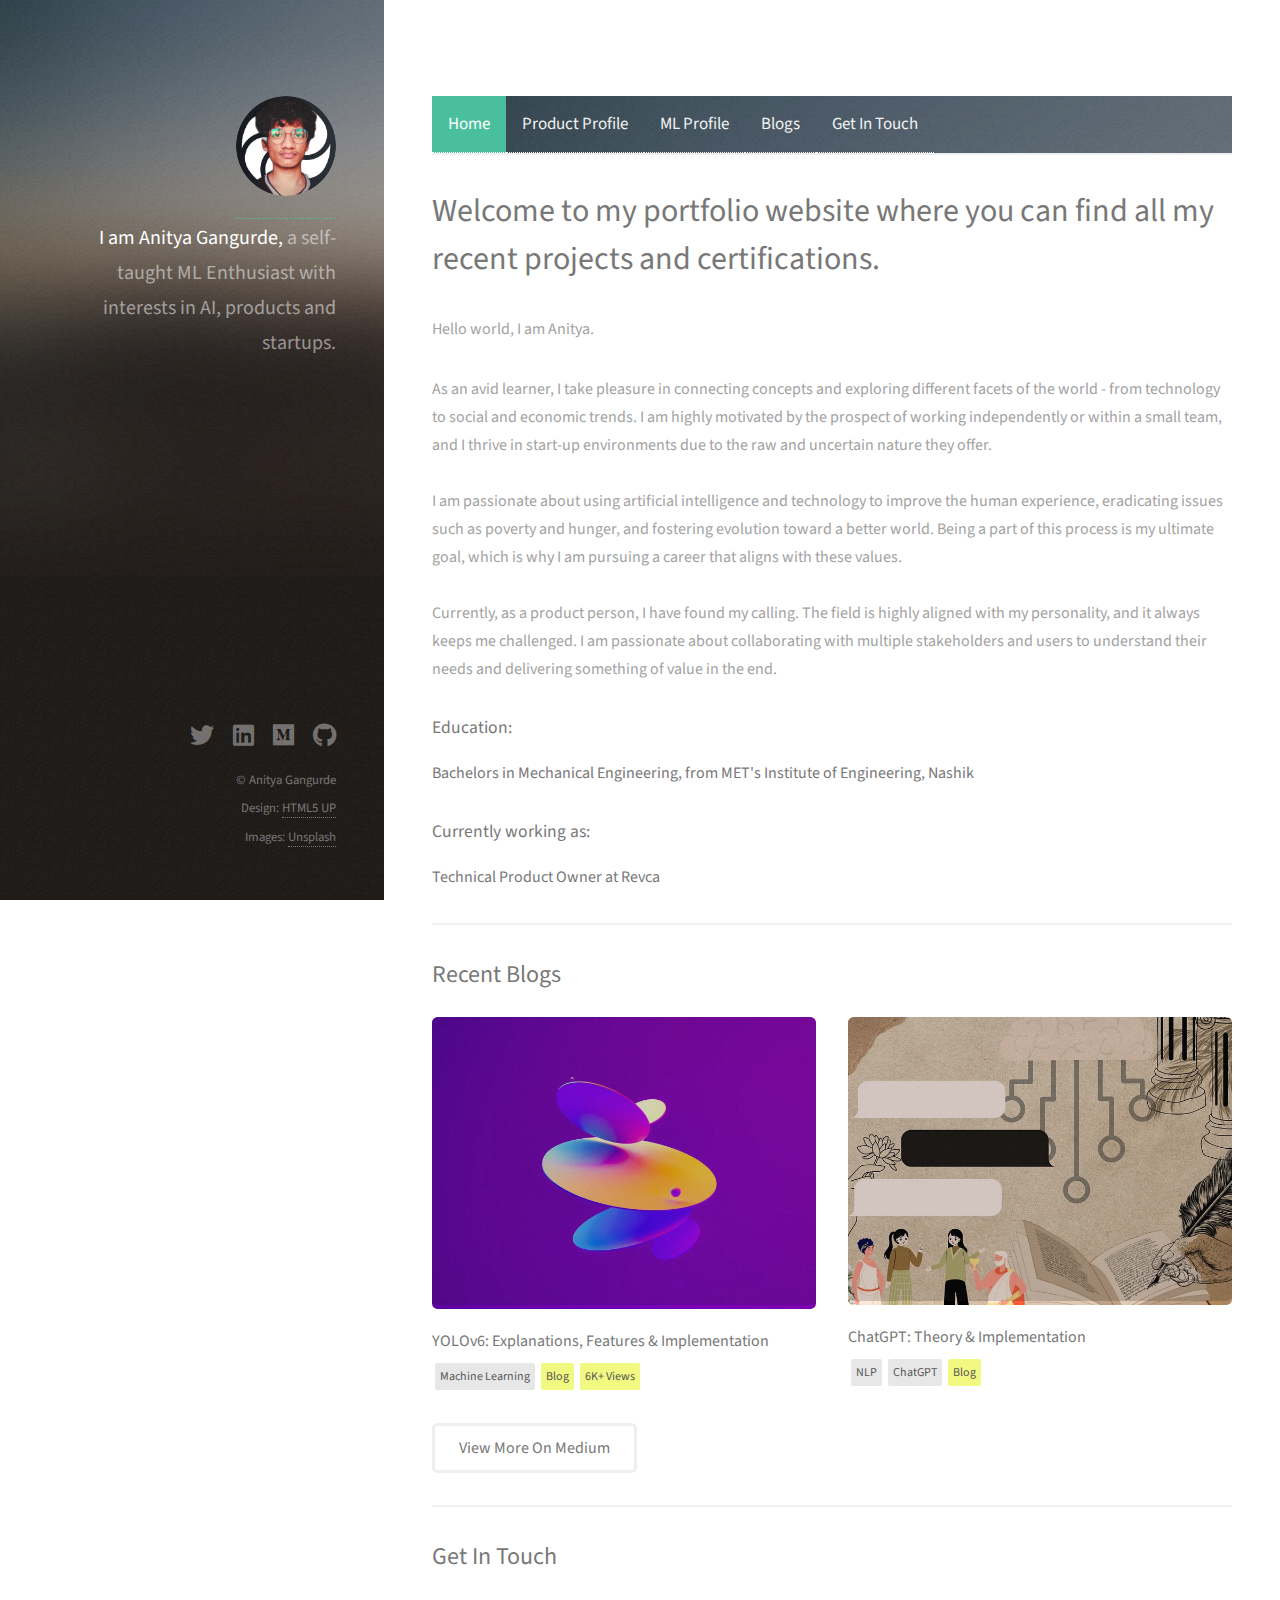
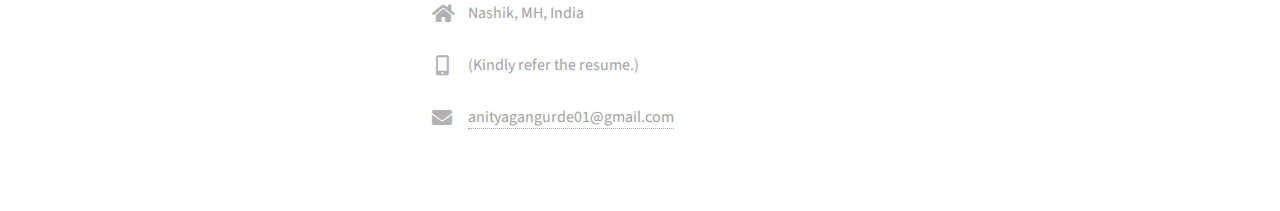
<file: index.html>
<!DOCTYPE HTML>
<!--
	Strata by HTML5 UP
	html5up.net | @ajlkn
	Free for personal and commercial use under the CCA 3.0 license (html5up.net/license)
-->
<html>
	<head>
		<title>Anitya Gangurde Portfolio Website</title>
		<meta charset="utf-8" />
		<meta name="viewport" content="width=device-width, initial-scale=1, user-scalable=no" />
		<link rel="stylesheet" href="assets/css/main.css" />
	</head>
	<style>
		#topnav {
		  overflow: hidden;
		  background-color: #333;
		}

		#topnav a {
		  float: left;
		  display: block;
		  color: #f2f2f2;
		  text-align: center;
		  padding: 14px 16px;
		  text-decoration: none;
		  font-size: 17px;
		}

		#topnav a:hover {
		  background-color: #ddd;
		  color: black;
		}

		#topnav a.active {
		  background-color: #04AA6D;
		  color: white;
		}

		.content {
		  padding: 16px;
		}

		.sticky {
		  position: fixed;
		  top: 0;
		  width: 100%;
		}

		.sticky + .content {
		  padding-top: 60px;
		}
	</style>
	<body class="is-preload">
		<!-- Header -->
			<header id="header">
				<div class="inner">
					<a href="index.html"><img class="image avatar hover-shadow zoom" src="images/avatar.jpg" alt="" /></a>
					<h1><strong>I am Anitya Gangurde, </strong>a self-taught ML Enthusiast with interests in AI, products and startups.</h1><br>
				</div>
			</header>

		<!-- Main -->

			<div id="main">
				<!-- Navigation -->
				<header>
					<div class="topnav">
					  	<a class="active" href="#">Home</a>
						<a href="product.html">Product Profile</a>
						<a href="aiml.html">ML Profile</a>
					  	<a href="blogs.html">Blogs</a>
					  	<a href="contact.html">Get In Touch</a>
					</div>
				</header>
				<!-- One -->
					<section id="one">
						<header class="major">
							<h2>Welcome to my portfolio website where you can find all my recent projects and certifications.</h2>
						</header>
						<p>Hello world, I am Anitya.</p>
						<p>As an avid learner, I take pleasure in connecting concepts and exploring different facets of the world - from technology to social and economic trends. I am highly motivated by the prospect of working independently or within a small team, and I thrive in start-up environments due to the raw and uncertain nature they offer.<br><br>
							I am passionate about using artificial intelligence and technology to improve the human experience, eradicating issues such as poverty and hunger, and fostering evolution toward a better world. Being a part of this process is my ultimate goal, which is why I am pursuing a career that aligns with these values.<br><br>
							Currently, as a product person, I have found my calling. The field is highly aligned with my personality, and it always keeps me challenged. I am passionate about collaborating with multiple stakeholders and users to understand their needs and delivering something of value in the end.</p>
						<h4>Education:</h4> <p><strong>Bachelors in Mechanical Engineering, from MET's Institute of Engineering, Nashik</strong></p>
						<h4>Currently working as:</h4><p> <strong>Technical Product Owner at Revca</strong></p>
					</section>
					<section id="blogs">
						<h2>Recent Blogs</h2>
						<div class="row">
						    <article class="col-6 col-12-xsmall work-item">
							<a href="https://medium.com/@revca-technologies/yolov6-explained-in-simple-terms-c46a0248bddc" class="image fit zoom read hover-shadow"><img src="images/fulls/yolo.jpg" alt="" /></a>
							<h3>YOLOv6: Explanations, Features & Implementation</h3>
							<span class="label tag shadow">Machine Learning</span><span class="label article shadow">Blog</span><span class="label article shadow">6K+ Views</span>
						    </article>
						    <article class="col-6 col-12-xsmall work-item">
							<a href="https://medium.com/@revca-technologies/chatgpt-theory-and-implementation-d2f5a831afbe" class="image fit zoom read hover-shadow"><img src="images/fulls/cgpt.jpg" alt="" /></a>
							<h3>ChatGPT: Theory & Implementation</h3>
							<span class="label tag shadow">NLP</span><span class="label tag shadow">ChatGPT</span><span class="label article shadow">Blog</span>
						    </article>
						</div>
						<ul class="actions">
						    <li><a href="https://anityagan9urde.medium.com/" class="button button-shadow button-zoom">View More On Medium</a></li>
						</ul>
					</section>
					<section id="contact">
						<h2>Get In Touch</h2>
						<div class="row">
						    <div>
							<ul class="labeled-icons">
							    <li>
								<h3 class="icon solid fa-home"><span class="label">Address</span></h3>
								Nashik, MH, India
							    </li>
							    <li>
								<h3 class="icon solid fa-mobile-alt"><span class="label">Phone</span></h3>
								(Kindly refer the resume.)
							    </li>
							    <li>
								<h3 class="icon solid fa-envelope"><span class="label">Email</span></h3>
								<a href="mailto:anityagangurde01@gmail.com">anityagangurde01@gmail.com</a>
							    </li>
							</ul>
						    </div>
						</div>
				    	</section>



		<!-- Footer -->
			<footer id="footer">
				<div class="inner">
					<ul class="icons">
						<li class="button-zoom"><a href="https://www.twitter.com/anitropy_42/" class="icon brands fa-twitter"><span class="label">Twitter</span></a></li>
						<li class="button-zoom"><a href="https://www.linkedin.com/in/anityagan9urde/" class="icon brands fa-linkedin"><span class="label">LinkedIn</span></a></li>
						<li class="button-zoom"><a href="https://anityagan9urde.medium.com/" class="icon brands fa-medium"><span class="label">Medium</span></a></li>
						<li class="button-zoom"><a href="https://www.github.com/anityagan9urde/" class="icon brands fa-github"><span class="label">Github</span></a></li>
					</ul>
					<ul class="copyright">
						<li>&copy; Anitya Gangurde</li><li>Design: <a href="http://html5up.net/strata">HTML5 UP</a></li><li>Images: <a href="https://unsplash.com/">Unsplash</a></li>
					</ul>
				</div>
			</footer>

		<!-- Scripts -->
			<script src="assets/js/jquery.min.js"></script>
			<script src="assets/js/jquery.poptrox.min.js"></script>
			<script src="assets/js/browser.min.js"></script>
			<script src="assets/js/breakpoints.min.js"></script>
			<script src="assets/js/util.js"></script>
			<script src="assets/js/main.js"></script>
			<script>
				window.onscroll = function() {myFunction()};
				var navbar = document.getElementById("navbar");
				var sticky = navbar.offsetTop;

				function myFunction() {
				  if (window.pageYOffset >= sticky) {
				    navbar.classList.add("sticky")
				  } else {
				    navbar.classList.remove("sticky");
				  }
				}
			</script>
	</body>
</html>
</file>
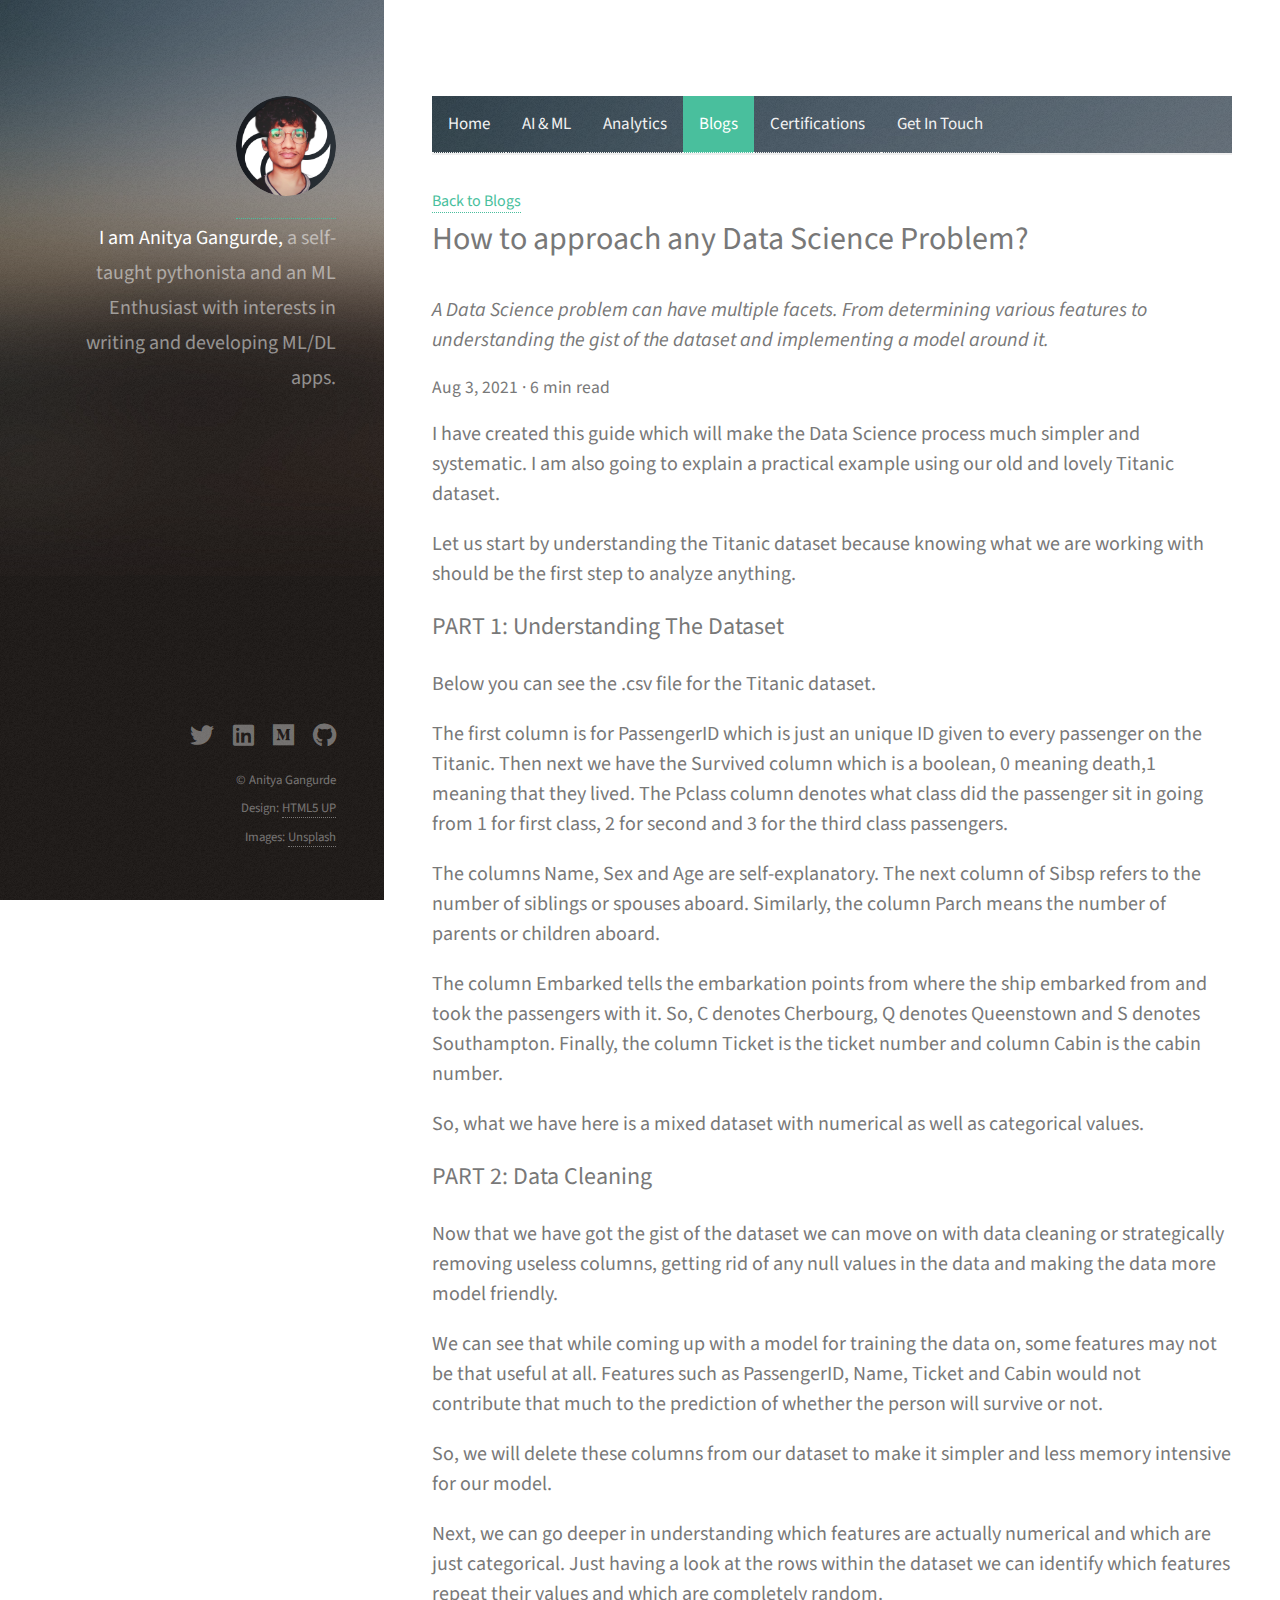
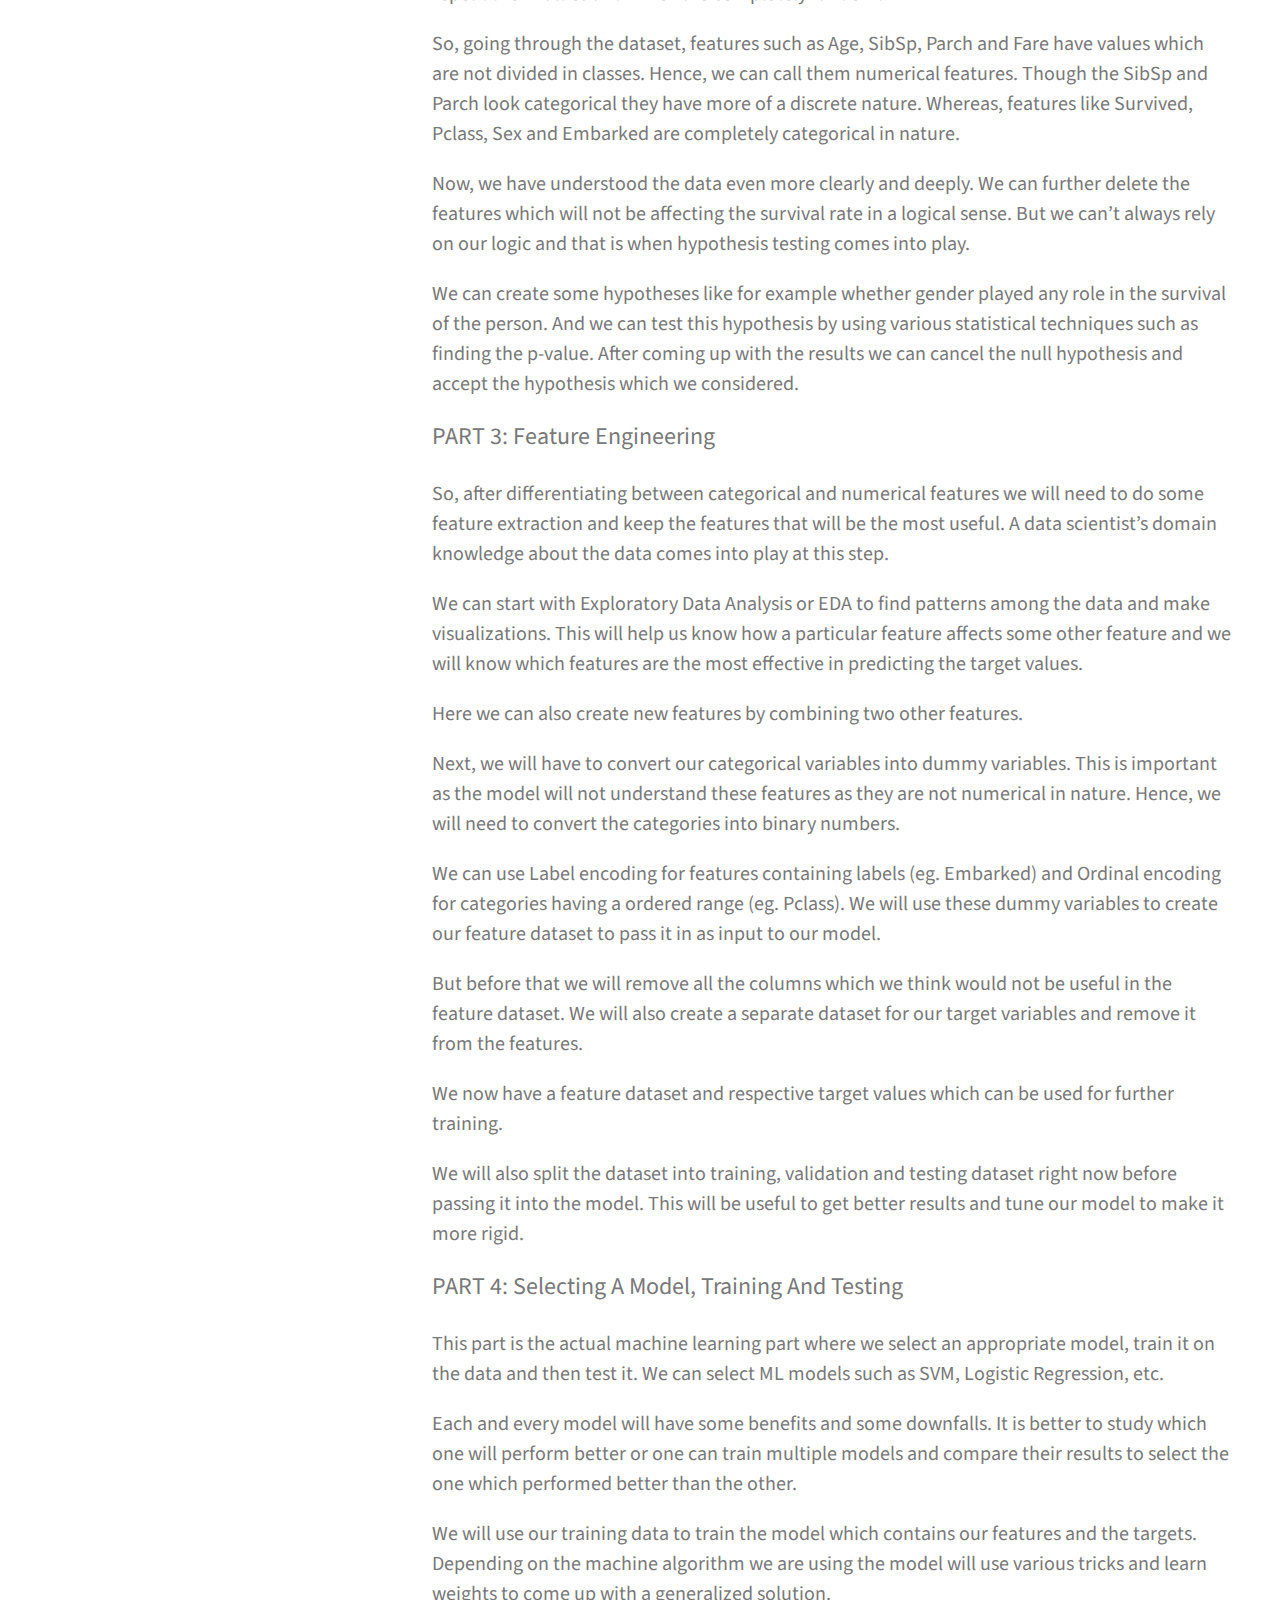
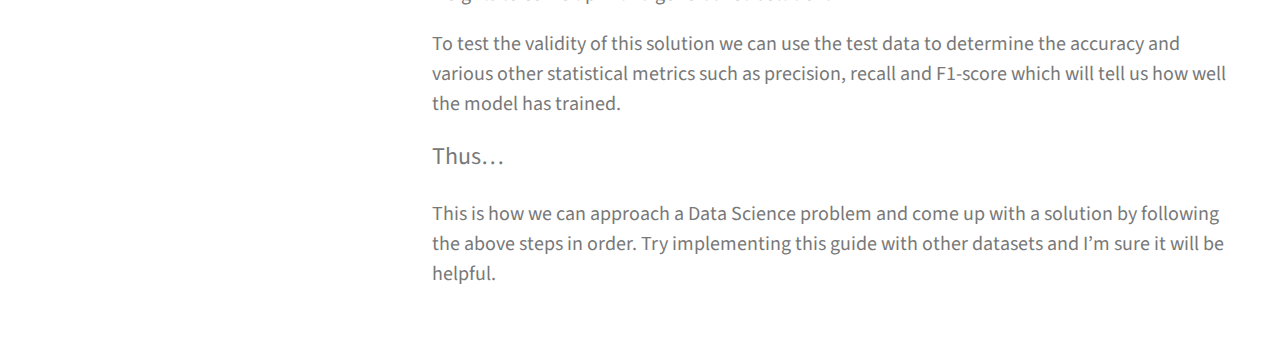
<file: blog1.html>
<!DOCTYPE HTML>
<!--
    Strata by HTML5 UP
    html5up.net | @ajlkn
    Free for personal and commercial use under the CCA 3.0 license (html5up.net/license)
-->
<html>
    <head>
        <title>Anitya Gangurde Portfolio Website</title>
        <meta charset="utf-8" />
        <meta name="viewport" content="width=device-width, initial-scale=1, user-scalable=no" />
        <link rel="stylesheet" href="assets/css/main.css" />
    </head>
    <body class="is-preload">
        <!-- Header -->
            <header id="header">
                <div class="inner">
                    <a href="index.html"><img class="image avatar hover-shadow zoom" src="images/avatar.jpg" alt="" /></a>
		    <h1><strong>I am Anitya Gangurde, </strong>a self-taught pythonista and an ML Enthusiast with interests in writing and developing ML/DL apps.<h1><br>
                </div>
            </header>

        <!-- Main -->

            <div id="main">
                 <!-- Navigation -->
                    <div class="topnav">
                        <a href="index.html">Home</a>
                        <a href="aiml.html">AI & ML</a>
                        <a href="analytics.html">Analytics</a>
                        <a class="active" href="blogs.html">Blogs</a>
                        <a href="certifications.html">Certifications</a>
                        <a href="contact.html">Get In Touch</a>
                    </div>
                    <section id="three">
                        <div>
                            <a href="blogs.html">Back to Blogs</a><br>
                            <b><h1>How to approach any Data Science Problem?</h1></b>
                            <i><h3>A Data Science problem can have multiple facets. From determining various features to understanding the gist of the dataset and implementing a model around it.
                            </h3></i>
                            <h4>Aug 3, 2021 · 6 min read</h4>

                            <h3>
                            I have created this guide which will make the Data Science process much simpler and systematic. I am also going to explain a practical example using our old and lovely Titanic dataset.
                            </h3>
                            <h3>
                            Let us start by understanding the Titanic dataset because knowing what we are working with should be the first step to analyze anything.
                            </h3>
                            <h2>
                            PART 1: Understanding The Dataset
                            </h2>
                            <h3>
                            Below you can see the .csv file for the Titanic dataset.
                            </h3>
                            <h3>
                            The first column is for PassengerID which is just an unique ID given to every passenger on the Titanic. Then next we have the Survived column which is a boolean, 0 meaning death,1 meaning that they lived. The Pclass column denotes what class did the passenger sit in going from 1 for first class, 2 for second and 3 for the third class passengers.
                            </h3>
                            <h3>
                            The columns Name, Sex and Age are self-explanatory. The next column of Sibsp refers to the number of siblings or spouses aboard. Similarly, the column Parch means the number of parents or children aboard.
                            </h3>
                            <h3>
                            The column Embarked tells the embarkation points from where the ship embarked from and took the passengers with it. So, C denotes Cherbourg, Q denotes Queenstown and S denotes Southampton. Finally, the column Ticket is the ticket number and column Cabin is the cabin number.
                            </h3>
                            <h3>
                            So, what we have here is a mixed dataset with numerical as well as categorical values.
                            </h3>

                            <h2>
                            PART 2: Data Cleaning
                            </h2>
                            <h3>
                            Now that we have got the gist of the dataset we can move on with data cleaning or strategically removing useless columns, getting rid of any null values in the data and making the data more model friendly.
                            </h3>
                            <h3>
                            We can see that while coming up with a model for training the data on, some features may not be that useful at all. Features such as PassengerID, Name, Ticket and Cabin would not contribute that much to the prediction of whether the person will survive or not.
                            </h3>
                            <h3>
                            So, we will delete these columns from our dataset to make it simpler and less memory intensive for our model.
                            </h3>
                            <h3>
                            Next, we can go deeper in understanding which features are actually numerical and which are just categorical. Just having a look at the rows within the dataset we can identify which features repeat their values and which are completely random.
                            </h3>
                            <h3>
                            So, going through the dataset, features such as Age, SibSp, Parch and Fare have values which are not divided in classes. Hence, we can call them numerical features. Though the SibSp and Parch look categorical they have more of a discrete nature. Whereas, features like Survived, Pclass, Sex and Embarked are completely categorical in nature.
                            </h3>
                            <h3>
                            Now, we have understood the data even more clearly and deeply. We can further delete the features which will not be affecting the survival rate in a logical sense. But we can’t always rely on our logic and that is when hypothesis testing comes into play.
                            </h3>
                            <h3>
                            We can create some hypotheses like for example whether gender played any role in the survival of the person. And we can test this hypothesis by using various statistical techniques such as finding the p-value. After coming up with the results we can cancel the null hypothesis and accept the hypothesis which we considered.
                            </h3>
                            <h2>
                            PART 3: Feature Engineering
                            </h2>
                            <h3>
                            So, after differentiating between categorical and numerical features we will need to do some feature extraction and keep the features that will be the most useful. A data scientist’s domain knowledge about the data comes into play at this step.
                            </h3>
                            <h3>
                            We can start with Exploratory Data Analysis or EDA to find patterns among the data and make visualizations. This will help us know how a particular feature affects some other feature and we will know which features are the most effective in predicting the target values.
                            </h3>
                            <h3>
                            Here we can also create new features by combining two other features.
                            </h3>
                            <h3>
                            Next, we will have to convert our categorical variables into dummy variables. This is important as the model will not understand these features as they are not numerical in nature. Hence, we will need to convert the categories into binary numbers.
                            </h3>
                            <h3>
                            We can use Label encoding for features containing labels (eg. Embarked) and Ordinal encoding for categories having a ordered range (eg. Pclass). We will use these dummy variables to create our feature dataset to pass it in as input to our model.
                            </h3>
                            <h3>
                            But before that we will remove all the columns which we think would not be useful in the feature dataset. We will also create a separate dataset for our target variables and remove it from the features.
                            </h3>
                            <h3>
                            We now have a feature dataset and respective target values which can be used for further training.
                            </h3>
                            <h3>
                            We will also split the dataset into training, validation and testing dataset right now before passing it into the model. This will be useful to get better results and tune our model to make it more rigid.
                            </h3>
                            <h2>
                            PART 4: Selecting A Model, Training And Testing
                            </h2>
                            <h3>
                            This part is the actual machine learning part where we select an appropriate model, train it on the data and then test it. We can select ML models such as SVM, Logistic Regression, etc.
                            </h3>
                            <h3>
                            Each and every model will have some benefits and some downfalls. It is better to study which one will perform better or one can train multiple models and compare their results to select the one which performed better than the other.
                            </h3>
                            <h3>
                            We will use our training data to train the model which contains our features and the targets. Depending on the machine algorithm we are using the model will use various tricks and learn weights to come up with a generalized solution.
                            </h3>
                            <h3>
                            To test the validity of this solution we can use the test data to determine the accuracy and various other statistical metrics such as precision, recall and F1-score which will tell us how well the model has trained.
                            </h3>
                            <h2>
                                Thus…
                            </h2>
                            <h3>
                            This is how we can approach a Data Science problem and come up with a solution by following the above steps in order. Try implementing this guide with other datasets and I’m sure it will be helpful.
                            </h3>
                        </div>
                    </section>
            </div>

        <!-- Footer -->
            <footer id="footer">
                <div class="inner">
                    <ul class="icons">
                        <li class="button-zoom"><a href="https://www.twitter.com/anitropy_42/" class="icon brands fa-twitter"><span class="label">Twitter</span></a></li>
                        <li class="button-zoom"><a href="https://www.linkedin.com/in/anityagan9urde/" class="icon brands fa-linkedin"><span class="label">LinkedIn</span></a></li>
                        <li class="button-zoom"><a href="https://anityagan9urde.medium.com/" class="icon brands fa-medium"><span class="label">Medium</span></a></li>
                        <li class="button-zoom"><a href="https://www.github.com/anityagan9urde/" class="icon brands fa-github"><span class="label">Github</span></a></li>
                    </ul>
                    <ul class="copyright">
                        <li>&copy; Anitya Gangurde</li><li>Design: <a href="http://html5up.net/strata">HTML5 UP</a></li><li>Images: <a href="https://unsplash.com/">Unsplash</a></li>
                    </ul>
                </div>
            </footer>

        <!-- Scripts -->
            <script src="assets/js/jquery.min.js"></script>
            <script src="assets/js/jquery.poptrox.min.js"></script>
            <script src="assets/js/browser.min.js"></script>
            <script src="assets/js/breakpoints.min.js"></script>
            <script src="assets/js/util.js"></script>
            <script src="assets/js/main.js"></script>
    </body>
</html>
</file>
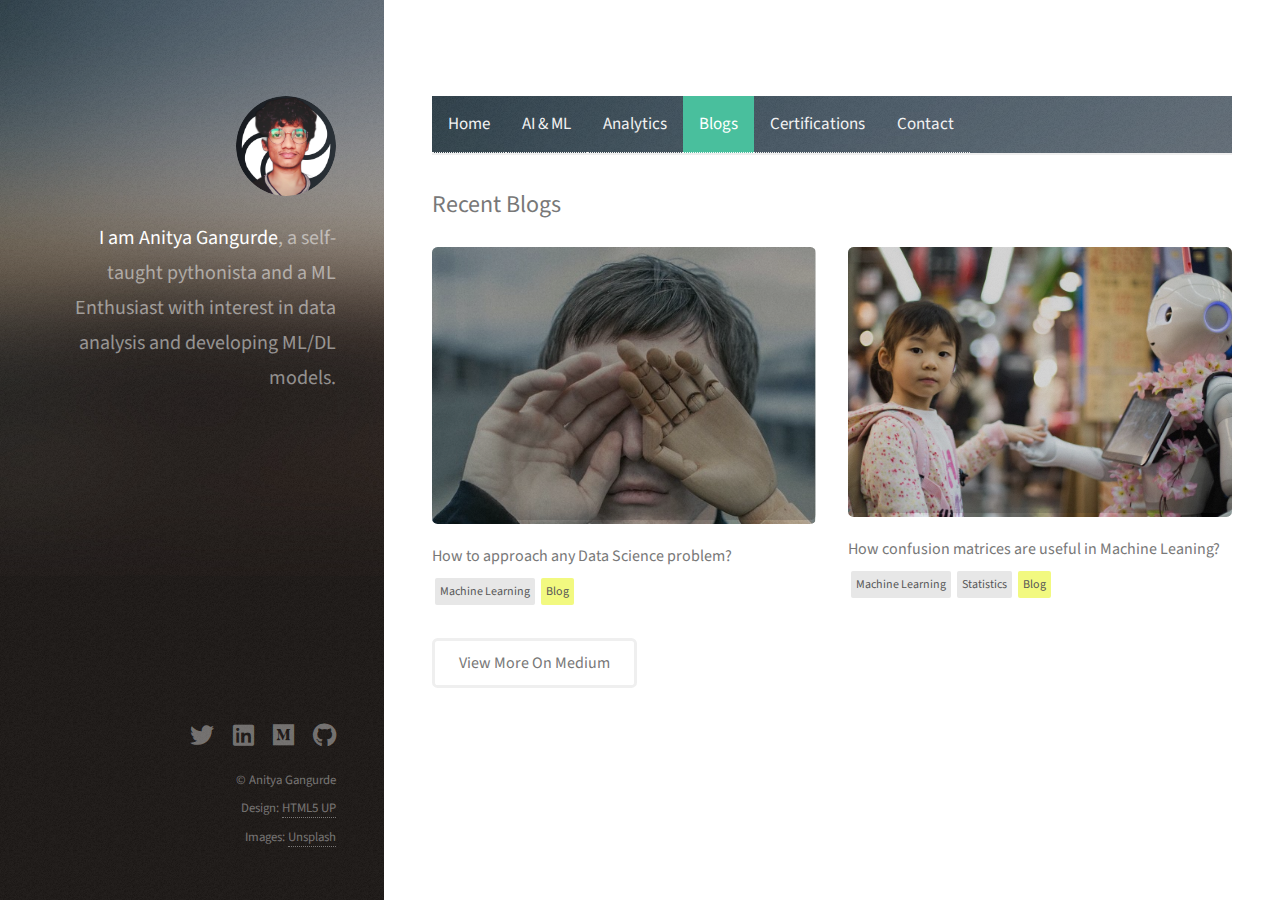
<file: blogs.html>
<!DOCTYPE HTML>
<!--
    Strata by HTML5 UP
    html5up.net | @ajlkn
    Free for personal and commercial use under the CCA 3.0 license (html5up.net/license)
-->
<html>
    <head>
        <title>Anitya Gangurde Portfolio Website</title>
        <meta charset="utf-8" />
        <meta name="viewport" content="width=device-width, initial-scale=1, user-scalable=no" />
        <link rel="stylesheet" href="assets/css/main.css" />
    </head>
    <body class="is-preload">
        <!-- Header -->
            <header id="header">
                <div class="inner">
                    <img class="image avatar hover-shadow zoom" src="images/avatar.jpg" alt="" />
                    <h1><strong>I am Anitya Gangurde</strong>, a self-taught pythonista and a ML Enthusiast<br />
					with interest in data analysis and developing ML/DL models.</h1><br>
                </div>
            </header>

        <!-- Main -->

            <div id="main">
                <!-- Navigation -->
                    <div class="topnav">
                        <a href="index.html">Home</a>
                        <a href="aiml.html">AI & ML</a>
                        <a href="analytics.html">Analytics</a>
                        <a class="active" href="blogs.html">Blogs</a>
                        <a href="certifications.html">Certifications</a>
                        <a href="contact.html">Contact</a>
                    </div>

                    <section id="three">
                        <h2>Recent Blogs</h2>
                        <div class="row">
                            <article class="col-6 col-12-xsmall work-item">
                                <a href="blog1.html" class="image fit zoom read hover-shadow"><img src="images/fulls/blog1.jpg" alt="" /></a>
                                <h3>How to approach any Data Science problem?</h3>
                                <span class="label tag shadow">Machine Learning</span><span class="label article shadow">Blog</span>
                            </article>
                            <article class="col-6 col-12-xsmall work-item">
                                <a href="blog2.html" class="image fit zoom read hover-shadow"><img src="images/fulls/blog2.jpg" alt="" /></a>
                                <h3>How confusion matrices are useful in Machine Leaning?</h3>
                                <span class="label tag shadow">Machine Learning</span><span class="label tag shadow">Statistics</span><span class="label article shadow">Blog</span>
                            </article>
                        </div>
                        <ul class="actions">
                            <li><a href="https://anityagan9urde.medium.com/" class="button button-shadow button-zoom">View More On Medium</a></li>
                        </ul>
                    </section>
            </div>

        <!-- Footer -->
            <footer id="footer">
                <div class="inner">
                    <ul class="icons">
                        <li class="button-zoom"><a href="https://www.twitter.com/anitropy_42/" class="icon brands fa-twitter"><span class="label">Twitter</span></a></li>
                        <li class="button-zoom"><a href="https://www.linkedin.com/in/anityagan9urde/" class="icon brands fa-linkedin"><span class="label">LinkedIn</span></a></li>
                        <li class="button-zoom"><a href="https://anityagan9urde.medium.com/" class="icon brands fa-medium"><span class="label">Medium</span></a></li>
                        <li class="button-zoom"><a href="https://www.github.com/anityagan9urde/" class="icon brands fa-github"><span class="label">Github</span></a></li>
                    </ul>
                    <ul class="copyright">
                        <li>&copy; Anitya Gangurde</li><li>Design: <a href="http://html5up.net/strata">HTML5 UP</a></li><li>Images: <a href="https://unsplash.com/">Unsplash</a></li>
                    </ul>
                </div>
            </footer>

        <!-- Scripts -->
            <script src="assets/js/jquery.min.js"></script>
            <script src="assets/js/jquery.poptrox.min.js"></script>
            <script src="assets/js/browser.min.js"></script>
            <script src="assets/js/breakpoints.min.js"></script>
            <script src="assets/js/util.js"></script>
            <script src="assets/js/main.js"></script>
    </body>
</html>
</file>
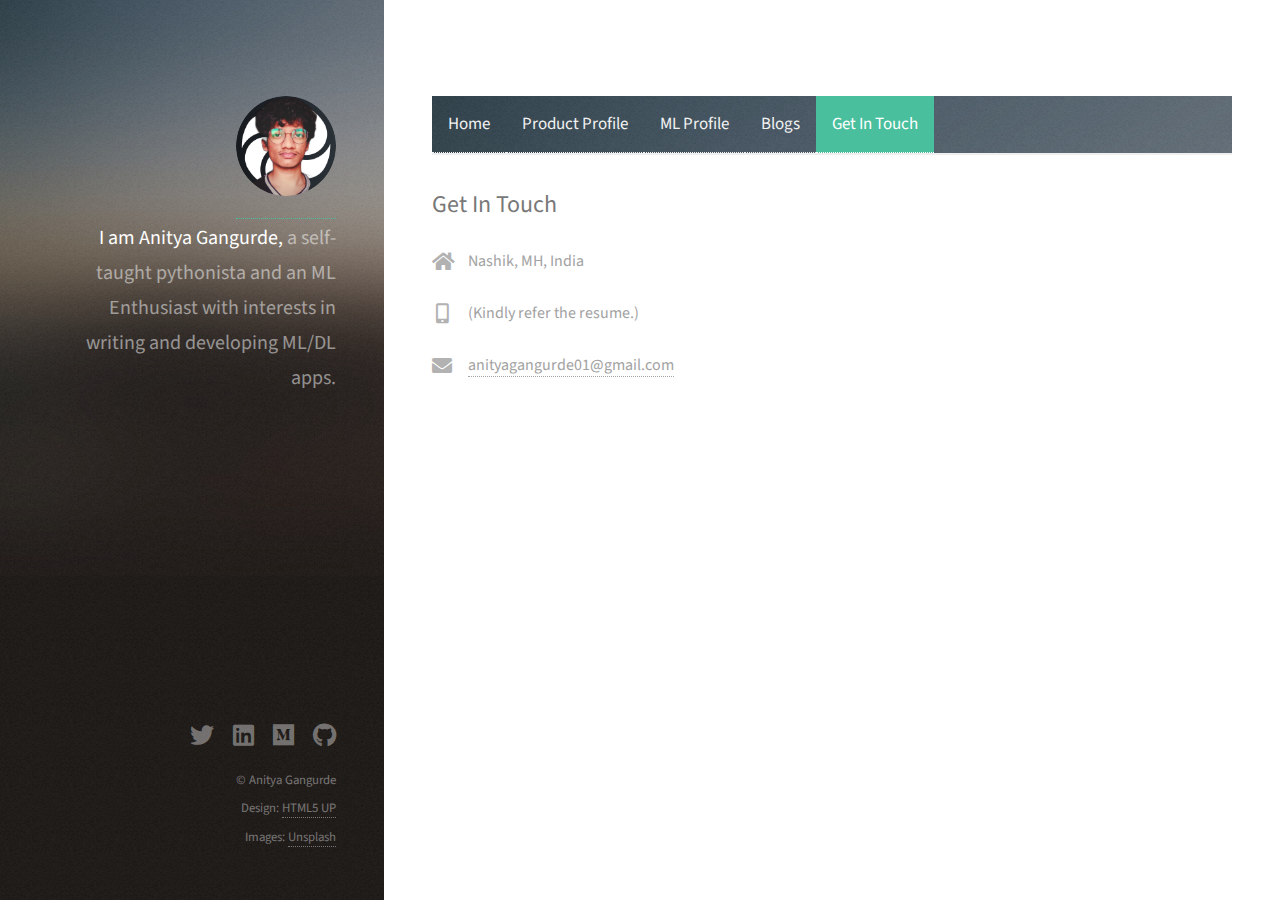
<file: contact.html>
<!DOCTYPE HTML>
<!--
    Strata by HTML5 UP
    html5up.net | @ajlkn
    Free for personal and commercial use under the CCA 3.0 license (html5up.net/license)
-->
<html>
    <head>
        <title>Anitya Gangurde Portfolio Website</title>
        <meta charset="utf-8" />
        <meta name="viewport" content="width=device-width, initial-scale=1, user-scalable=no" />
        <link rel="stylesheet" href="assets/css/main.css" />
    </head>
    <body class="is-preload">
        <!-- Header -->
            <header id="header">
                <div class="inner">
                    <a href="index.html"><img class="image avatar hover-shadow zoom" src="images/avatar.jpg" alt="" /></a>
		    <h1><strong>I am Anitya Gangurde, </strong>a self-taught pythonista and an ML Enthusiast with interests in writing and developing ML/DL apps.</h1><br>
                </div>
            </header>

        <!-- Main -->

            <div id="main">
                <!-- Navigation -->
                    <div class="topnav">
                        <a href="index.html">Home</a>
                        <a href="product.html">Product Profile</a>
                        <a href="aiml.html">ML Profile</a>
                        <a href="blogs.html">Blogs</a>
                        <a class="active" href="contact.html">Get In Touch</a>
                    </div>

                    <section>
                        <h2>Get In Touch</h2>
                        <div class="row">
                            <div>
                                <ul class="labeled-icons">
                                    <li>
                                        <h3 class="icon solid fa-home"><span class="label">Address</span></h3>
                                        Nashik, MH, India
                                    </li>
                                    <li>
                                        <h3 class="icon solid fa-mobile-alt"><span class="label">Phone</span></h3>
                                        (Kindly refer the resume.)
                                    </li>
                                    <li>
                                        <h3 class="icon solid fa-envelope"><span class="label">Email</span></h3>
                                        <a href="mailto:anityagangurde01@gmail.com">anityagangurde01@gmail.com</a>
                                    </li>
                                </ul>
                            </div>
                        </div>
                    </section>
            </div>

        <!-- Footer -->
            <footer id="footer">
                <div class="inner">
                    <ul class="icons">
                        <li class="button-zoom"><a href="https://www.twitter.com/anitropy_42/" class="icon brands fa-twitter"><span class="label">Twitter</span></a></li>
                        <li class="button-zoom"><a href="https://www.linkedin.com/in/anityagan9urde/" class="icon brands fa-linkedin"><span class="label">LinkedIn</span></a></li>
                        <li class="button-zoom"><a href="https://anityagan9urde.medium.com/" class="icon brands fa-medium"><span class="label">Medium</span></a></li>
                        <li class="button-zoom"><a href="https://www.github.com/anityagan9urde/" class="icon brands fa-github"><span class="label">Github</span></a></li>
                    </ul>
                    <ul class="copyright">
                        <li>&copy; Anitya Gangurde</li><li>Design: <a href="http://html5up.net/strata">HTML5 UP</a></li><li>Images: <a href="https://unsplash.com/">Unsplash</a></li>
                    </ul>
                </div>
            </footer>

        <!-- Scripts -->
            <script src="assets/js/jquery.min.js"></script>
            <script src="assets/js/jquery.poptrox.min.js"></script>
            <script src="assets/js/browser.min.js"></script>
            <script src="assets/js/breakpoints.min.js"></script>
            <script src="assets/js/util.js"></script>
            <script src="assets/js/main.js"></script>
            <script>
            $("#button").click(function() {
               $("#modal").show();
            }) 


            function openModal() {
              document.getElementById("myModal").style.display = "block";
            }

            function closeModal() {
              document.getElementById("myModal").style.display = "none";
            }

            var slideIndex = 1;
            showSlides(slideIndex);

            function plusSlides(n) {
              showSlides(slideIndex += n);
            }

            function currentSlide(n) {
              showSlides(slideIndex = n);
            }

            function showSlides(n) {
              var i;
              var slides = document.getElementsByClassName("mySlides");
              var dots = document.getElementsByClassName("demo");
              var captionText = document.getElementById("caption");
              if (n > slides.length) {slideIndex = 1}
              if (n < 1) {slideIndex = slides.length}
              for (i = 0; i < slides.length; i++) {
                  slides[i].style.display = "none";
              }
              for (i = 0; i < dots.length; i++) {
                  dots[i].className = dots[i].className.replace(" active", "");
              }
              slides[slideIndex-1].style.display = "block";
              dots[slideIndex-1].className += " active";
              captionText.innerHTML = dots[slideIndex-1].alt;
            }
            </script>

    </body>
</html>
</file>
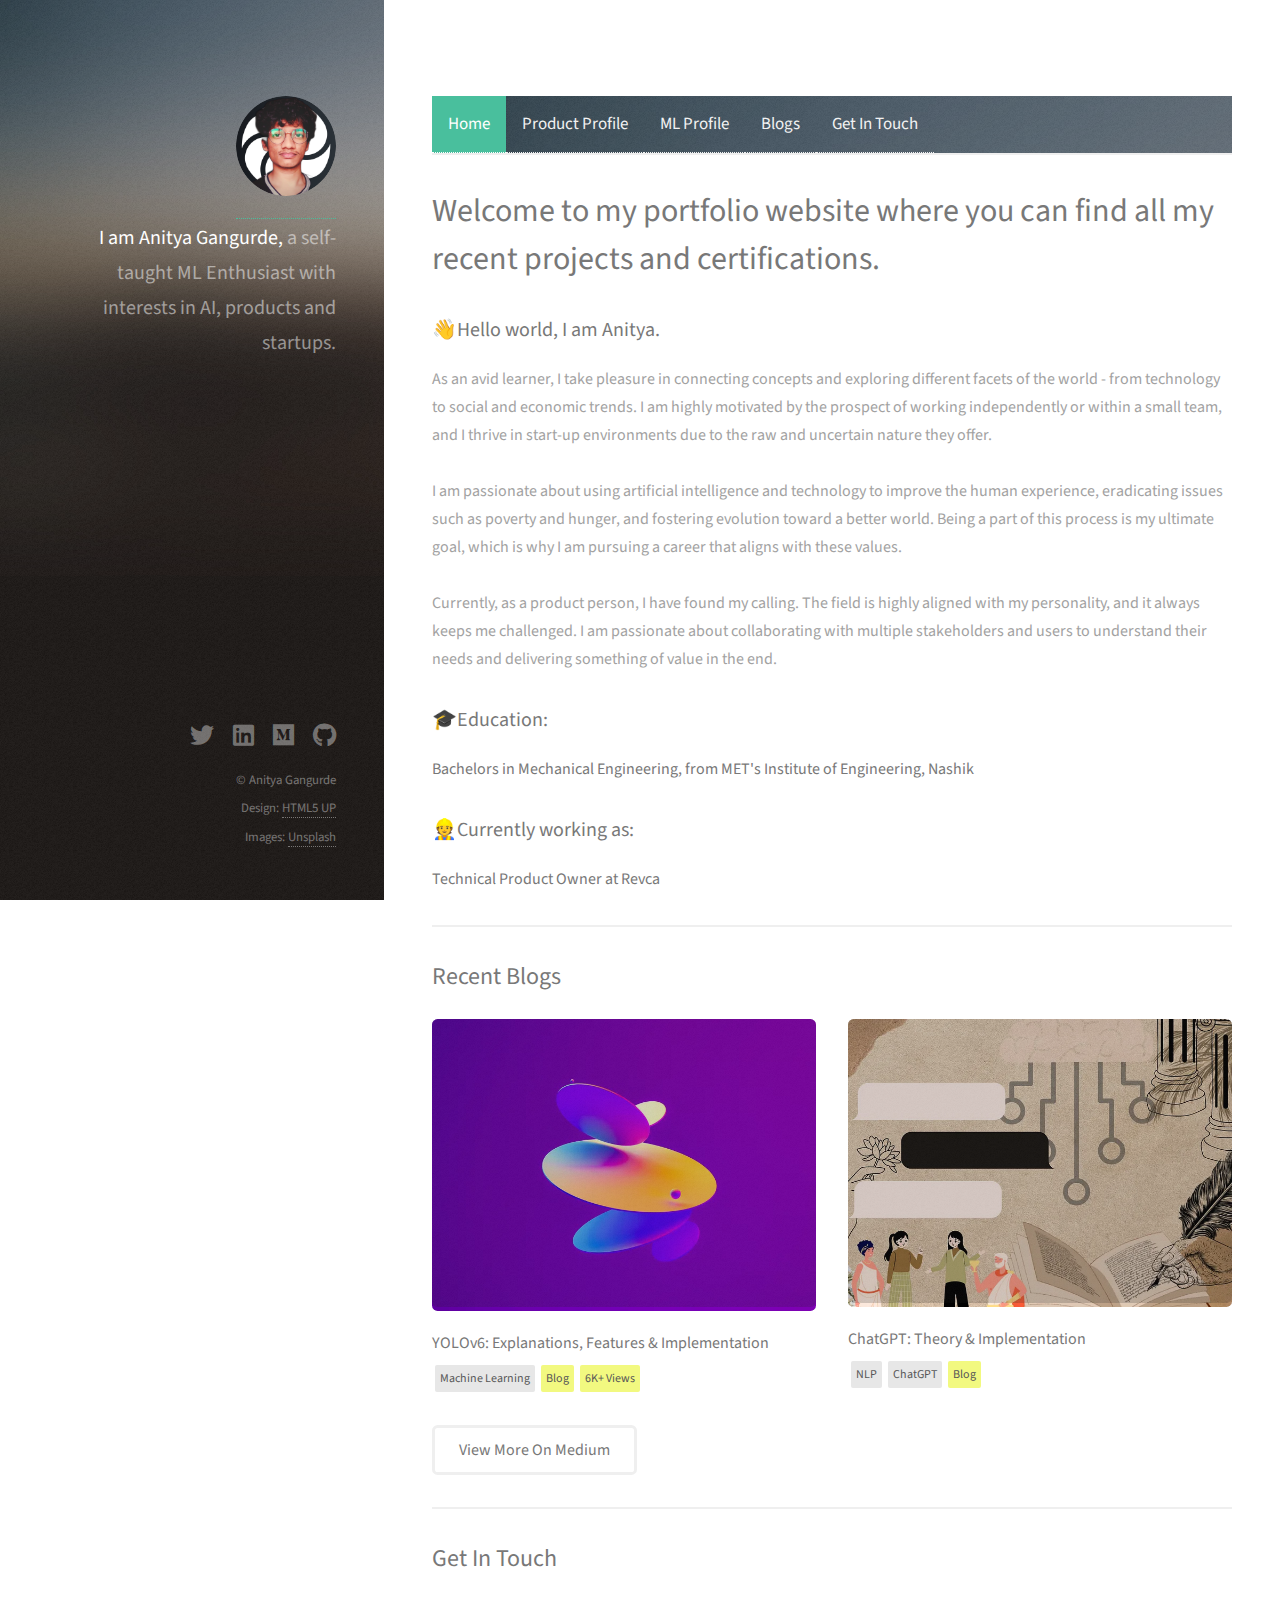
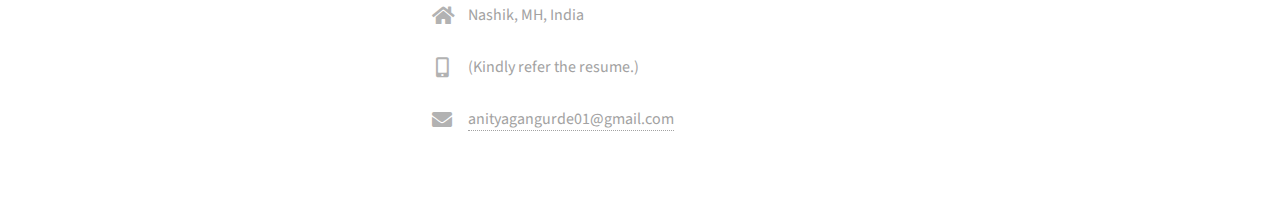
<file: index1.html>
<!DOCTYPE HTML>
<!--
	Strata by HTML5 UP
	html5up.net | @ajlkn
	Free for personal and commercial use under the CCA 3.0 license (html5up.net/license)
-->
<html>
	<head>
		<title>Anitya Gangurde Portfolio Website</title>
		<meta charset="utf-8" />
		<meta name="viewport" content="width=device-width, initial-scale=1, user-scalable=no" />
		<link rel="stylesheet" href="assets/css/main.css" />
	</head>
	<style>
		#topnav {
		  overflow: hidden;
		  background-color: #333;
		}

		#topnav a {
		  float: left;
		  display: block;
		  color: #f2f2f2;
		  text-align: center;
		  padding: 14px 16px;
		  text-decoration: none;
		  font-size: 17px;
		}

		#topnav a:hover {
		  background-color: #ddd;
		  color: black;
		}

		#topnav a.active {
		  background-color: #04AA6D;
		  color: white;
		}

		.content {
		  padding: 16px;
		}

		.sticky {
		  position: fixed;
		  top: 0;
		  width: 100%;
		}

		.sticky + .content {
		  padding-top: 60px;
		}
	</style>
	<body class="is-preload">
		<!-- Header -->
			<header id="header">
				<div class="inner">
					<a href="index.html"><img class="image avatar hover-shadow zoom" src="images/avatar.jpg" alt="" /></a>
					<h1><strong>I am Anitya Gangurde, </strong>a self-taught ML Enthusiast with interests in AI, products and startups.</h1><br>
				</div>
			</header>

		<!-- Main -->

			<div id="main">
				<!-- Navigation -->
				<header>
					<div class="topnav">
					  	<a class="active" href="#">Home</a>
						<a href="product.html">Product Profile</a>
						<a href="aiml.html">ML Profile</a>
					  	<a href="blogs.html">Blogs</a>
					  	<a href="contact.html">Get In Touch</a>
					</div>
				</header>
				<!-- One -->
					<section id="one">
						<header class="major">
							<h2>Welcome to my portfolio website where you can find all my recent projects and certifications.</h2>
						</header>
						<h3>👋Hello world, I am Anitya.</h3>
						<p>As an avid learner, I take pleasure in connecting concepts and exploring different facets of the world - from technology to social and economic trends. I am highly motivated by the prospect of working independently or within a small team, and I thrive in start-up environments due to the raw and uncertain nature they offer.<br><br>
							I am passionate about using artificial intelligence and technology to improve the human experience, eradicating issues such as poverty and hunger, and fostering evolution toward a better world. Being a part of this process is my ultimate goal, which is why I am pursuing a career that aligns with these values.<br><br>
							Currently, as a product person, I have found my calling. The field is highly aligned with my personality, and it always keeps me challenged. I am passionate about collaborating with multiple stakeholders and users to understand their needs and delivering something of value in the end.</p>
						<h3>🎓Education:</h3> <p><strong>Bachelors in Mechanical Engineering, from MET's Institute of Engineering, Nashik</strong></p>
						<h3>👷Currently working as:</h3><p> <strong>Technical Product Owner at Revca</strong></p>
					</section>
					<section id="blogs">
						<h2>Recent Blogs</h2>
						<div class="row">
						    <article class="col-6 col-12-xsmall work-item">
							<a href="https://medium.com/@revca-technologies/yolov6-explained-in-simple-terms-c46a0248bddc" class="image fit zoom read hover-shadow"><img src="images/fulls/yolo.jpg" alt="" /></a>
							<h3>YOLOv6: Explanations, Features & Implementation</h3>
							<span class="label tag shadow">Machine Learning</span><span class="label article shadow">Blog</span><span class="label article shadow">6K+ Views</span>
						    </article>
						    <article class="col-6 col-12-xsmall work-item">
							<a href="https://medium.com/@revca-technologies/chatgpt-theory-and-implementation-d2f5a831afbe" class="image fit zoom read hover-shadow"><img src="images/fulls/cgpt.jpg" alt="" /></a>
							<h3>ChatGPT: Theory & Implementation</h3>
							<span class="label tag shadow">NLP</span><span class="label tag shadow">ChatGPT</span><span class="label article shadow">Blog</span>
						    </article>
						</div>
						<ul class="actions">
						    <li><a href="https://anityagan9urde.medium.com/" class="button button-shadow button-zoom">View More On Medium</a></li>
						</ul>
					</section>
					<section id="contact">
						<h2>Get In Touch</h2>
						<div class="row">
						    <div>
							<ul class="labeled-icons">
							    <li>
								<h3 class="icon solid fa-home"><span class="label">Address</span></h3>
								Nashik, MH, India
							    </li>
							    <li>
								<h3 class="icon solid fa-mobile-alt"><span class="label">Phone</span></h3>
								(Kindly refer the resume.)
							    </li>
							    <li>
								<h3 class="icon solid fa-envelope"><span class="label">Email</span></h3>
								<a href="mailto:anityagangurde01@gmail.com">anityagangurde01@gmail.com</a>
							    </li>
							</ul>
						    </div>
						</div>
				    	</section>



		<!-- Footer -->
			<footer id="footer">
				<div class="inner">
					<ul class="icons">
						<li class="button-zoom"><a href="https://www.twitter.com/anitropy_42/" class="icon brands fa-twitter"><span class="label">Twitter</span></a></li>
						<li class="button-zoom"><a href="https://www.linkedin.com/in/anityagan9urde/" class="icon brands fa-linkedin"><span class="label">LinkedIn</span></a></li>
						<li class="button-zoom"><a href="https://anityagan9urde.medium.com/" class="icon brands fa-medium"><span class="label">Medium</span></a></li>
						<li class="button-zoom"><a href="https://www.github.com/anityagan9urde/" class="icon brands fa-github"><span class="label">Github</span></a></li>
					</ul>
					<ul class="copyright">
						<li>&copy; Anitya Gangurde</li><li>Design: <a href="http://html5up.net/strata">HTML5 UP</a></li><li>Images: <a href="https://unsplash.com/">Unsplash</a></li>
					</ul>
				</div>
			</footer>

		<!-- Scripts -->
			<script src="assets/js/jquery.min.js"></script>
			<script src="assets/js/jquery.poptrox.min.js"></script>
			<script src="assets/js/browser.min.js"></script>
			<script src="assets/js/breakpoints.min.js"></script>
			<script src="assets/js/util.js"></script>
			<script src="assets/js/main.js"></script>
			<script>
				window.onscroll = function() {myFunction()};
				var navbar = document.getElementById("navbar");
				var sticky = navbar.offsetTop;

				function myFunction() {
				  if (window.pageYOffset >= sticky) {
				    navbar.classList.add("sticky")
				  } else {
				    navbar.classList.remove("sticky");
				  }
				}
			</script>
	</body>
</html>
</file>
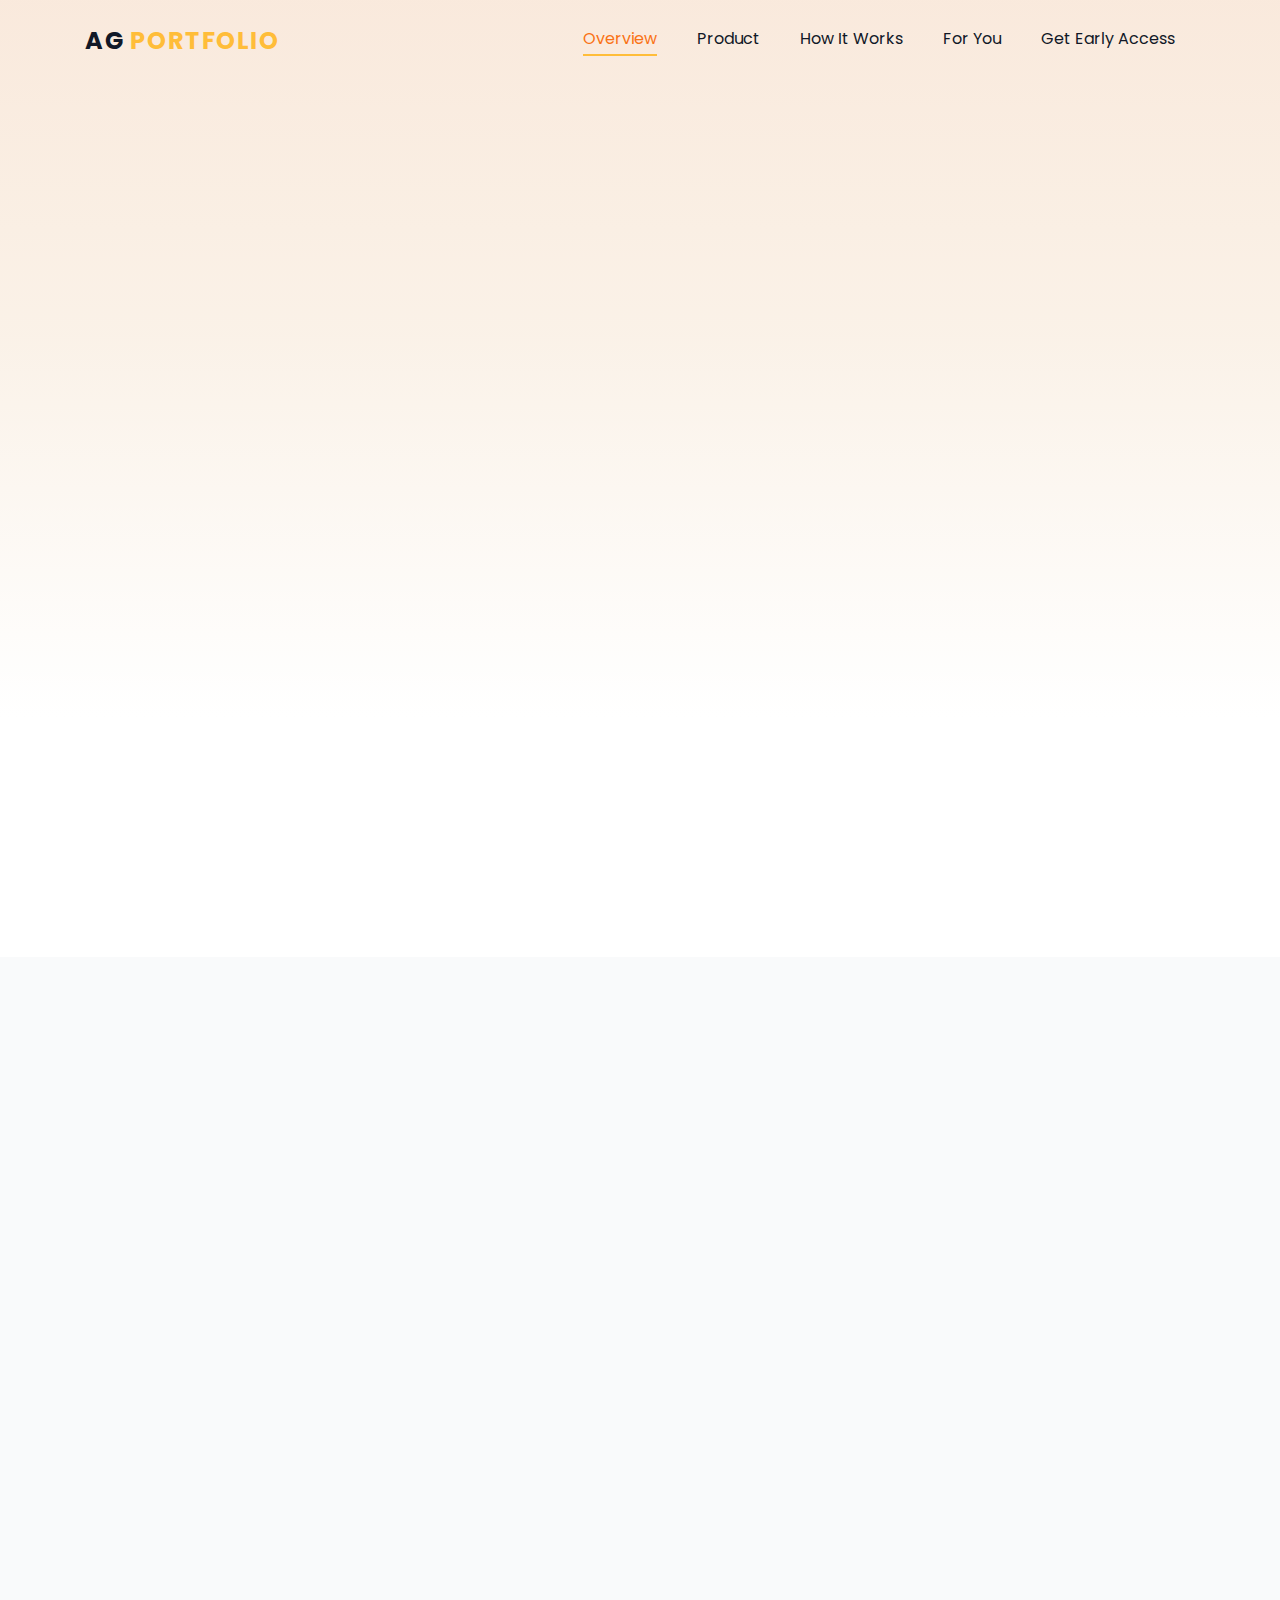
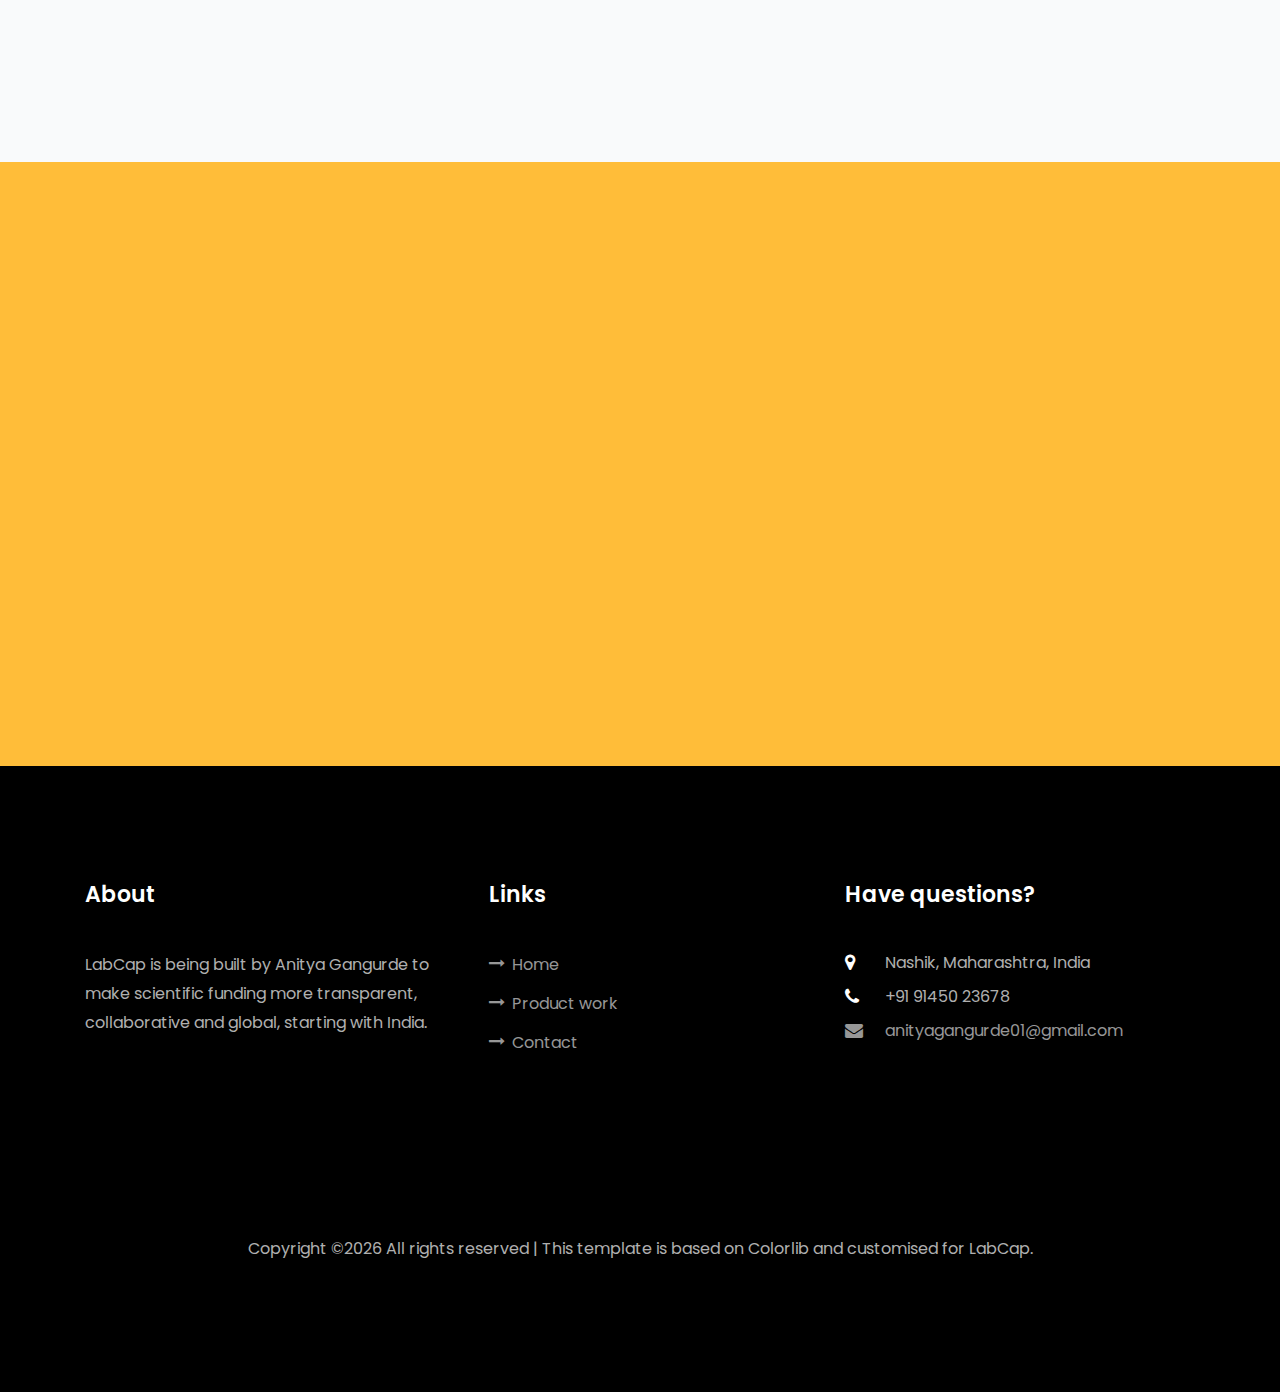
<file: labcap.html>
<!DOCTYPE html>
<html lang="en">
  <head>
    <title>LabCap – Crowdfunded Science for Researchers & Funders</title>
    <meta charset="utf-8" />
    <meta
      name="viewport"
      content="width=device-width, initial-scale=1, shrink-to-fit=no"
    />

    <!-- Re‑use product case‑study stack -->
    <link
      href="https://fonts.googleapis.com/css?family=Poppins:100,200,300,400,500,600,700,800,900"
      rel="stylesheet"
    />
    <link rel="stylesheet" href="css/open-iconic-bootstrap.min.css" />
    <link rel="stylesheet" href="css/animate.css" />
    <link rel="stylesheet" href="css/owl.carousel.min.css" />
    <link rel="stylesheet" href="css/owl.theme.default.min.css" />
    <link rel="stylesheet" href="css/magnific-popup.css" />
    <link rel="stylesheet" href="css/aos.css" />
    <link rel="stylesheet" href="css/ionicons.min.css" />
    <link rel="stylesheet" href="css/flaticon.css" />
    <link rel="stylesheet" href="css/icomoon.css" />
    <link rel="stylesheet" href="css/style.css" />

    <style>
      /* Page-level look & feel: light, clean, orange-accent theme */
      body {
        background: #f9fafb;
        color: #111827;
      }

      .labcap-gradient {
        background:
          linear-gradient(180deg, rgba(251, 146, 60, 0.16) 0%, rgba(254, 215, 170, 0.24) 35%, #ffffff 75%, #ffffff 100%);
      }

      .navbar-brand span {
        font-weight: 700;
        letter-spacing: 0.08em;
      }

      /* Make navbar text dark with orange hover */
      #ftco-navbar .navbar-brand {
        color: #111827;
      }
      #ftco-navbar .navbar-brand:hover {
        color: #f97316;
      }
      #ftco-navbar .navbar-nav > .nav-item > .nav-link {
        color: #111827 !important;
      }
      #ftco-navbar .navbar-nav > .nav-item > .nav-link.active,
      #ftco-navbar .navbar-nav > .nav-item > .nav-link:hover {
        color: #f97316 !important;
      }

      .hero-labcap {
        min-height: 100vh;
        display: flex;
        align-items: center;
        position: relative;
        overflow: hidden;
        padding-top: 6rem;
        padding-bottom: 4rem;
      }

      .hero-labcap .badge-pill {
        background: rgba(255, 255, 255, 0.95);
        border-radius: 999px;
        padding: 0.45rem 1rem;
        font-size: 0.75rem;
        text-transform: uppercase;
        letter-spacing: 0.12em;
        color: #9a3412;
        border: 1px solid rgba(248, 171, 95, 0.9);
      }

      .hero-labcap h1 {
        font-size: 3rem;
        font-weight: 700;
        line-height: 1.1;
        color: #111827;
      }

      @media (min-width: 992px) {
        .hero-labcap h1 {
          font-size: 3.6rem;
        }
      }

      .hero-labcap .subheadline {
        font-size: 1.1rem;
        color: #374151;
        max-width: 520px;
      }

      .hero-highlight {
        background: linear-gradient(120deg, #fb923c, #f97316);
        -webkit-background-clip: text;
        background-clip: text;
        color: transparent;
      }

      .hero-card {
        background: #ffffff;
        border-radius: 24px;
        padding: 2rem;
        border: 1px solid rgba(226, 232, 240, 0.9);
        box-shadow: 0 18px 45px rgba(15, 23, 42, 0.18);
        transition: transform 0.25s ease, box-shadow 0.25s ease;
      }

      .hero-card:hover {
        transform: translateY(-4px);
        box-shadow: 0 22px 60px rgba(15, 23, 42, 0.24);
      }

      .hero-card small,
      .hero-card p {
        color: #4b5563;
      }

      .hero-metric {
        font-size: 1.6rem;
        font-weight: 600;
        color: #111827;
      }

      .hero-metric-label {
        font-size: 0.75rem;
        text-transform: uppercase;
        letter-spacing: 0.16em;
        color: #6b7280;
      }

      .hero-progress-label {
        font-size: 0.8rem;
        text-transform: uppercase;
        letter-spacing: 0.12em;
        color: #6b7280;
      }

      .btn-pill {
        border-radius: 999px !important;
        padding-left: 1.6rem !important;
        padding-right: 1.6rem !important;
        font-weight: 500;
      }

      .btn-primary {
        background: #f97316;
        border-color: #f97316;
      }

      .btn-primary:hover,
      .btn-primary:focus {
        background: #ea580c;
        border-color: #ea580c;
      }

      .btn-glass {
        background: rgba(15, 23, 42, 0.02);
        border: 1px solid rgba(248, 171, 95, 0.55);
        color: #f97316;
      }

      .btn-glass:hover {
        background: rgba(15, 23, 42, 1);
        color: #f9fafb;
      }

      /* Section scaffolding */
      .section-label {
        font-size: 0.75rem;
        text-transform: uppercase;
        letter-spacing: 0.14em;
        color: #fed7aa;
        margin-bottom: 0.5rem;
      }

      .section-title {
        font-size: 2.1rem;
        font-weight: 600;
        margin-bottom: 0.75rem;
        color: #111827;
      }

      .section-subtitle {
        max-width: 620px;
        margin: 0 auto;
        color: #9ca3af;
      }

      /* Feature cards */
      .feature-card {
        background: #ffffff;
        border-radius: 18px;
        padding: 1.75rem 1.6rem;
        border: 1px solid rgba(229, 231, 235, 0.9);
        height: 100%;
        position: relative;
        overflow: hidden;
      }

      .feature-card:before {
        content: "";
        position: absolute;
        inset: 0;
        border-radius: inherit;
        border: 1px solid transparent;
        background: linear-gradient(135deg, rgba(251, 146, 60, 0.4), rgba(248, 171, 95, 0.15))
          border-box;
        -webkit-mask:
          linear-gradient(#000 0 0) padding-box,
          linear-gradient(#000 0 0);
        -webkit-mask-composite: xor;
        mask-composite: exclude;
        opacity: 0;
        transition: opacity 0.25s ease;
      }

      .feature-card:hover:before {
        opacity: 1;
      }

      .feature-icon {
        width: 40px;
        height: 40px;
        border-radius: 999px;
        display: inline-flex;
        align-items: center;
        justify-content: center;
        background: #fff7ed;
        border: 1px solid rgba(248, 171, 95, 0.9);
        color: #9a3412;
        margin-bottom: 1rem;
      }

      .feature-tag {
        display: inline-flex;
        align-items: center;
        padding: 0.15rem 0.7rem;
        border-radius: 999px;
        background: #fff7ed;
        border: 1px solid rgba(248, 171, 95, 0.9);
        font-size: 0.7rem;
        letter-spacing: 0.14em;
        text-transform: uppercase;
        color: #9a3412;
      }

      /* Split sections */
      .pill-list {
        list-style: none;
        padding-left: 0;
      }

      .pill-list li {
        display: inline-flex;
        align-items: center;
        padding: 0.35rem 0.9rem;
        border-radius: 999px;
        background: #fff7ed;
        border: 1px solid rgba(248, 171, 95, 0.8);
        color: #9a3412;
        font-size: 0.8rem;
        margin: 0.25rem;
      }

      /* Timeline / How it works */
      .step {
        display: flex;
        align-items: flex-start;
        gap: 1rem;
        margin-bottom: 1.5rem;
      }

      .step-index {
        width: 32px;
        height: 32px;
        border-radius: 999px;
        background: #f97316;
        border: 1px solid #ea580c;
        display: flex;
        align-items: center;
        justify-content: center;
        color: #ffffff;
        font-size: 0.85rem;
        flex-shrink: 0;
      }

      /* Three-step overview cards */
      .step-card {
        position: relative;
        overflow: hidden;
      }

      .step-card-number {
        width: 32px;
        height: 32px;
        border-radius: 999px;
        display: flex;
        align-items: center;
        justify-content: center;
        background: #f97316;
        color: #ffffff;
        font-weight: 600;
        font-size: 0.9rem;
        box-shadow: 0 8px 20px rgba(249, 115, 22, 0.45);
      }

      .step-progress {
        margin-top: 1.25rem;
        height: 4px;
        background: #e5e7eb;
        border-radius: 999px;
        overflow: hidden;
      }

      .step-progress-bar {
        width: 0;
        height: 100%;
        background: linear-gradient(90deg, #22c55e, #4ade80);
        border-radius: 999px;
      }

      /* Testimonials / social proof */
      .quote-card {
        background: #ffffff;
        border-radius: 18px;
        padding: 1.75rem;
        border: 1px solid rgba(229, 231, 235, 0.9);
        height: 100%;
      }

      .quote-badge {
        font-size: 0.7rem;
        letter-spacing: 0.16em;
        text-transform: uppercase;
        color: #fed7aa;
      }

      /* CTA section */
      .cta-band {
        border-radius: 24px;
        padding: 2.2rem 2rem;
        background:
          radial-gradient(circle at top right, rgba(251, 146, 60, 0.4), transparent 55%),
          radial-gradient(circle at bottom left, rgba(248, 171, 95, 0.35), transparent 55%),
          #111827;
        border: 1px solid rgba(248, 171, 95, 0.9);
      }

      /* Ensure CTA section sits above page and is clickable */
      .ftco-hireme {
        position: relative;
        z-index: 0 !important;
      }

      /* Mobile tweaks */
      @media (max-width: 767.98px) {
        .hero-card {
          margin-top: 2rem;
        }
        .hero-labcap {
          padding-top: 5rem;
        }
        .section-title {
          font-size: 1.7rem;
        }
      }

      /* Text selection highlight */
      ::selection {
        background: #fed7aa;
        color: #111827;
      }
      ::-moz-selection {
        background: #fed7aa;
        color: #111827;
      }
    </style>
  </head>

  <body data-spy="scroll" data-target=".site-navbar-target" data-offset="300">
    <!-- Nav -->
    <nav
      class="navbar navbar-expand-lg navbar-dark ftco_navbar ftco-navbar-light site-navbar-target"
      id="ftco-navbar"
    >
      <div class="container">
        <a class="navbar-brand" href="index.html"
          ><span>AG</span> <span class="text-primary">Portfolio</span></a
        >
        <button
          class="navbar-toggler js-fh5co-nav-toggle fh5co-nav-toggle"
          type="button"
          data-toggle="collapse"
          data-target="#ftco-nav"
          aria-controls="ftco-nav"
          aria-expanded="false"
          aria-label="Toggle navigation"
        >
          <span class="oi oi-menu"></span> <span class="ml-2">Menu</span>
        </button>

        <div class="collapse navbar-collapse" id="ftco-nav">
          <ul class="navbar-nav nav ml-auto">
            <li class="nav-item">
              <a href="#home-section" class="nav-link"><span>Overview</span></a>
            </li>
            <li class="nav-item">
              <a href="#features-section" class="nav-link"><span>Product</span></a>
            </li>
            <li class="nav-item">
              <a href="#flows-section" class="nav-link"><span>How It Works</span></a>
            </li>
            <li class="nav-item">
              <a href="#benefits-section" class="nav-link"><span>For You</span></a>
            </li>
            <li class="nav-item">
              <a href="#cta-section" class="nav-link"><span>Get Early Access</span></a>
            </li>
          </ul>
        </div>
      </div>
    </nav>

    <!-- HERO -->
    <section id="home-section" class="hero hero-labcap labcap-gradient">
      <div class="container">
        <div class="row align-items-center">
            <div class="col-lg-6 mb-5 mb-lg-0 ftco-animate" data-aos="fade-right">
            <div class="mb-3">
              <span class="badge-pill d-inline-flex align-items-center">
                <span class="icon icon-rocket mr-2"></span> LabCap is now accepting pilot partners
              </span>
            </div>
            <h1 class="mb-3" style="color: #111827;">
              Fund research in
              <span class="hero-highlight">weeks</span>,
              not years.
            </h1>
            <p class="subheadline mb-4">
              LabCap is a modern funding platform that lets research institutes and scientists
              crowdfund credible projects, while giving funders transparent impact, updates and
              ownership of the story.
            </p>
            <div class="d-flex flex-wrap align-items-center mb-4">
              <a
                href="mailto:anityagangurde01@gmail.com?subject=LabCap%20Early%20Access&body=Tell%20us%20about%20your%20lab%2C%20research%20focus%20or%20funding%20thesis..."
                class="btn btn-primary btn-pill mr-3 mb-3 py-3 px-4 d-inline-flex align-items-center"
              >
                <span class="mr-2 icon icon-paper-plane"></span> Request early access
              </a>
              <a
                href="mailto:anityagangurde01@gmail.com?subject=LabCap%20Early%20Access&body=Tell%20us%20about%20your%20lab%2C%20research%20focus%20or%20funding%20thesis..."
                class="btn btn-glass btn-pill mb-3 py-3 px-4 d-inline-flex align-items-center"
              >
                <span class="mr-2 icon icon-play3"></span> View product tour
              </a>
            </div>
            <p class="text-muted mb-1" style="font-size: 0.8rem; letter-spacing: 0.16em; text-transform: uppercase;">
              Built for
            </p>
            <ul class="pill-list mb-0">
              <li>University labs</li>
              <li>Independent researchers</li>
              <li>Science philanthropists</li>
              <li>R&amp;D foundations</li>
            </ul>
            <div class="mt-4">
              <p class="text-muted mb-2" style="font-size: 0.8rem; letter-spacing: 0.16em; text-transform: uppercase;">
                Why this matters in India
              </p>
              <div class="row">
                <div class="col-sm-4 mb-3">
                  <p class="mb-1" style="font-size: 0.9rem; color: #111827;">
                    Long grant cycles
                  </p>
                  <p class="text-muted mb-0" style="font-size: 0.8rem;">
                    Researchers often wait months for traditional funding decisions before work can
                    begin.
                  </p>
                </div>
                <div class="col-sm-4 mb-3">
                  <p class="mb-1" style="font-size: 0.9rem; color: #111827;">
                    Limited early-stage support
                  </p>
                  <p class="text-muted mb-0" style="font-size: 0.8rem;">
                    Young labs and first-time PIs struggle to secure backing for bold, unproven ideas.
                  </p>
                </div>
                <div class="col-sm-4 mb-3">
                  <p class="mb-1" style="font-size: 0.9rem; color: #111827;">
                    Growing science-curious capital
                  </p>
                  <p class="text-muted mb-0" style="font-size: 0.8rem;">
                    Individuals and organisations want to support Indian science but lack a clear,
                    trustworthy way to do it.
                  </p>
                </div>
              </div>
            </div>
          </div>

          <div class="col-lg-6 ftco-animate" data-aos="fade-left">
            <div class="hero-card">
              <div class="d-flex justify-content-between align-items-center mb-3">
                <div>
                  <p class="text-uppercase mb-1" style="font-size: 0.75rem; letter-spacing: 0.14em;">
                    Sample LabCap campaign
                  </p>
                  <h5 class="mb-0" style="color: #111827;">Early detection of lung cancer in Tier‑2 cities</h5>
                </div>
                <span class="feature-tag">Verified lab</span>
              </div>
              <div class="mb-3">
                <div class="d-flex justify-content-between align-items-center mb-1">
                  <span class="hero-progress-label">Funding progress</span>
                  <span class="hero-progress-label" id="heroProgressLabel">0%</span>
                </div>
                <div class="progress" style="height: 6px; background: #e5e7eb;">
                  <div
                    class="progress-bar"
                    role="progressbar"
                    id="heroProgressBar"
                    style="width: 0%; background-color: #22c55e;"
                    aria-valuenow="0"
                    aria-valuemin="0"
                    aria-valuemax="100"
                  ></div>
                </div>
                <div class="d-flex justify-content-between mt-2">
                  <small class="text-muted">Goal: fund a pilot study across 3 district hospitals</small>
                  <small class="text-muted">Status: raising from institutes and individual supporters</small>
                </div>
              </div>
              <div class="mb-3">
                <p class="text-muted mb-2" style="font-size: 0.8rem; text-transform: uppercase; letter-spacing: 0.12em;">
                  Example research team
                </p>
                <div class="d-flex align-items-center">
                  <div class="d-flex flex-wrap">
                    <div class="d-flex align-items-center mr-3 mb-2">
                      <img
                        src="images/avatar.jpg"
                        alt="Researcher avatar"
                        class="rounded-circle"
                        style="width: 32px; height: 32px; object-fit: cover;"
                      />
                      <div class="ml-2">
                        <p class="mb-0" style="font-size: 0.85rem; color: #111827;">Dr A. Sharma</p>
                        <small class="text-muted" style="font-size: 0.75rem;">Lead researcher</small>
                      </div>
                    </div>
                    <div class="d-flex align-items-center mr-3 mb-2">
                      <img
                        src="images/person_4.jpg"
                        alt="Researcher avatar"
                        class="rounded-circle"
                        style="width: 32px; height: 32px; object-fit: cover;"
                      />
                      <div class="ml-2">
                        <p class="mb-0" style="font-size: 0.85rem; color: #111827;">Dr R. Iyer</p>
                        <small class="text-muted" style="font-size: 0.75rem;">Clinical partner</small>
                      </div>
                    </div>
                    <div class="d-flex align-items-center mb-2">
                      <img
                        src="images/profile.png"
                        alt="Researcher avatar"
                        class="rounded-circle"
                        style="width: 32px; height: 32px; object-fit: cover;"
                      />
                      <div class="ml-2">
                        <p class="mb-0" style="font-size: 0.85rem; color: #111827;">LabCap supporter</p>
                        <small class="text-muted" style="font-size: 0.75rem;">Diagnostic innovation</small>
                      </div>
                    </div>
                  </div>
                </div>
              </div>
              <div class="d-flex flex-wrap align-items-center justify-content-between">
                <div class="mb-2">
                  <small class="text-muted">Identity and institute checks before any campaign goes live.</small>
                </div>
                <div class="mb-2">
                  <small class="text-muted">No setup fee. A simple success fee only when you raise money.</small>
                </div>
              </div>
            </div>
          </div>
        </div>
      </div>
    </section>

    <!-- PRODUCT FEATURES -->
    <section class="ftco-section" id="features-section">
      <div class="container">
        <div class="row justify-content-center mb-5">
          <div class="col-md-9 text-center ftco-animate">
            <p class="section-label">Product</p>
            <h2 class="section-title">Everything you need to share and fund your work</h2>
            <p class="section-subtitle">
              LabCap helps you publish a clear, trustworthy project page, reach people who care about
              your research, and receive funds in a simple and organised way.
            </p>
          </div>
        </div>

        <div class="row">
          <div class="col-md-4 mb-4 ftco-animate">
            <div class="feature-card">
              <div class="feature-icon">
                <span class="icon icon-lock"></span>
              </div>
              <h3 class="text-dark mb-2">Verified researcher identities</h3>
              <p class="text-muted mb-3">
                LabCap checks basic details about institutes and independent scientists so that
                visitors know who is behind each project.
              </p>
              <ul class="list-unstyled mb-0 text-muted" style="font-size: 0.9rem;">
                <li class="mb-1">
                  <span class="icon-check mr-2 text-success"></span> University &amp; lab level
                  verification
                </li>
                <li class="mb-1">
                  <span class="icon-check mr-2 text-success"></span> Public trust badges on campaigns
                </li>
                <li class="mb-1">
                  <span class="icon-check mr-2 text-success"></span> Clear risk &amp; ethics
                  disclosures
                </li>
              </ul>
            </div>
          </div>

          <div class="col-md-4 mb-4 ftco-animate">
            <div class="feature-card">
              <div class="feature-icon">
                <span class="icon icon-layout"></span>
              </div>
              <h3 class="text-dark mb-2">Project pages that tell your story</h3>
              <p class="text-muted mb-3">
                Turn complex science into simple blocks of information: what problem you are solving,
                what you will do, and how funds will be used.
              </p>
              <ul class="list-unstyled mb-0 text-muted" style="font-size: 0.9rem;">
                <li class="mb-1">
                  <span class="icon-check mr-2 text-success"></span> Problem–solution storytelling
                  blocks
                </li>
                <li class="mb-1">
                  <span class="icon-check mr-2 text-success"></span> Visuals: timelines, impact
                  diagrams &amp; lab media
                </li>
                <li class="mb-1">
                  <span class="icon-check mr-2 text-success"></span> Update feeds for backers
                </li>
              </ul>
            </div>
          </div>

          <div class="col-md-4 mb-4 ftco-animate">
            <div class="feature-card">
              <div class="feature-icon">
                <span class="icon icon-credit-card"></span>
              </div>
              <h3 class="text-dark mb-2">Simple contributions &amp; payouts</h3>
              <p class="text-muted mb-3">
                From a single page, people can contribute securely, and you receive funds in your
                institute account in a clear, trackable way.
              </p>
              <ul class="list-unstyled mb-0 text-muted" style="font-size: 0.9rem;">
                <li class="mb-1">
                  <span class="icon-check mr-2 text-success"></span> Transparent fees (0.5% success
                  fee)
                </li>
                <li class="mb-1">
                  <span class="icon-check mr-2 text-success"></span> Multiple local &amp; global
                  payment options
                </li>
                <li class="mb-1">
                  <span class="icon-check mr-2 text-success"></span> Automated receipts &amp; reports
                </li>
              </ul>
            </div>
          </div>
        </div>

        <div class="row mt-4">
          <div class="col-md-4 mb-4 ftco-animate">
            <div class="feature-card">
              <div class="feature-icon">
                <span class="icon icon-search"></span>
              </div>
              <h3 class="text-dark mb-2">Easy way to discover projects</h3>
              <p class="text-muted mb-3">
                A home feed and search make it easy to find projects by topic, location or area of
                impact, so your work is not lost in a long list.
              </p>
              <span class="feature-tag mb-0">For funders</span>
            </div>
          </div>
          <div class="col-md-4 mb-4 ftco-animate">
            <div class="feature-card">
              <div class="feature-icon">
                <span class="icon icon-graph"></span>
              </div>
              <h3 class="text-dark mb-2">Progress tracking</h3>
              <p class="text-muted mb-3">
                See how much has been raised, which milestones are complete, and what updates have
                been shared from one simple dashboard.
              </p>
              <span class="feature-tag mb-0">For researchers</span>
            </div>
          </div>
          <div class="col-md-4 mb-4 ftco-animate">
            <div class="feature-card">
              <div class="feature-icon">
                <span class="icon icon-globe"></span>
              </div>
              <h3 class="text-dark mb-2">Ready for growth</h3>
              <p class="text-muted mb-3">
                Start with one project and later bring more teams, more projects and more partners on
                the same platform.
              </p>
              <span class="feature-tag mb-0">For institutes</span>
            </div>
          </div>
        </div>
      </div>
    </section>

    <!-- FLOWS / HOW IT WORKS -->
    <section class="ftco-section" id="flows-section">
      <div class="container">
        <div class="row justify-content-center mb-5">
          <div class="col-md-9 text-center ftco-animate">
            <p class="section-label">How it works</p>
            <h2 class="section-title">Add your research in 3 simple steps</h2>
            <p class="section-subtitle">
              Start with the basics about your project, share it with your community, and keep
              everyone updated as you move forward.
            </p>
          </div>
        </div>

        <!-- 3-step overview -->
        <div class="row mb-5">
          <div class="col-md-4 mb-4 ftco-animate" data-aos="fade-up">
            <div class="feature-card step-card h-100">
              <div class="d-flex align-items-center mb-3">
                <div class="step-card-number mr-2">1</div>
                <span class="text-muted" style="font-size: 0.8rem; text-transform: uppercase; letter-spacing: 0.12em;">
                  Describe
                </span>
              </div>
              <h3 class="text-dark mb-2" style="font-size: 1.1rem;">Tell us what you’re working on</h3>
              <p class="text-muted mb-3" style="font-size: 0.9rem;">
                Add a short title, one‑line summary, team and why this work matters, using plain
                language.
              </p>
              <div class="step-progress">
                <div class="step-progress-bar" data-step-target="100"></div>
              </div>
            </div>
          </div>
          <div class="col-md-4 mb-4 ftco-animate" data-aos="fade-up" data-aos-delay="100">
            <div class="feature-card step-card h-100">
              <div class="d-flex align-items-center mb-3">
                <div class="step-card-number mr-2">2</div>
                <span class="text-muted" style="font-size: 0.8rem; text-transform: uppercase; letter-spacing: 0.12em;">
                  Plan
                </span>
              </div>
              <h3 class="text-dark mb-2" style="font-size: 1.1rem;">Share your plan and budget</h3>
              <p class="text-muted mb-3" style="font-size: 0.9rem;">
                List key milestones, rough timelines and how funds will be used, so people see how
                their support helps.
              </p>
              <div class="step-progress">
                <div class="step-progress-bar" data-step-target="100"></div>
              </div>
            </div>
          </div>
          <div class="col-md-4 mb-4 ftco-animate" data-aos="fade-up" data-aos-delay="200">
            <div class="feature-card step-card h-100">
              <div class="d-flex align-items-center mb-3">
                <div class="step-card-number mr-2">3</div>
                <span class="text-muted" style="font-size: 0.8rem; text-transform: uppercase; letter-spacing: 0.12em;">
                  Share
                </span>
              </div>
              <h3 class="text-dark mb-2" style="font-size: 1.1rem;">Publish and keep people updated</h3>
              <p class="text-muted mb-3" style="font-size: 0.9rem;">
                Share your project link, track support, and post quick updates so your community
                feels close to the work.
              </p>
              <div class="step-progress">
                <div class="step-progress-bar" data-step-target="100"></div>
              </div>
            </div>
          </div>
        </div>

        <!-- Deeper flows by persona -->
        <div class="row align-items-start mb-5">
          <div class="col-md-6 mb-4 ftco-animate">
            <h3 class="text-dark mb-3">For research institutes &amp; labs</h3>
            <div class="step">
              <div class="step-index">1</div>
              <div>
                <h5 class="text-dark mb-1">Create your verified lab profile</h5>
                <p class="text-muted mb-0">
                  Share basic information about your institute or centre once. This becomes the base
                  for all future projects from your teams.
                </p>
              </div>
            </div>
            <div class="step">
              <div class="step-index">2</div>
              <div>
                <h5 class="text-dark mb-1">Launch a campaign in days</h5>
                <p class="text-muted mb-0">
                  Use simple prompts to describe the problem, approach, budget and milestones – and
                  preview how your page will look before it is visible to others.
                </p>
              </div>
            </div>
            <div class="step">
              <div class="step-index">3</div>
              <div>
                <h5 class="text-dark mb-1">Share, track, withdraw</h5>
                <p class="text-muted mb-0">
                  Share one link with your community, track contributions, and export reports that
                  your finance team and leadership can use.
                </p>
              </div>
            </div>
          </div>

          <div class="col-md-6 mb-4 ftco-animate">
            <h3 class="text-dark mb-3">For individual researchers &amp; supporters</h3>
            <div class="step">
              <div class="step-index">1</div>
              <div>
                <h5 class="text-dark mb-1">Researchers: tell your story</h5>
                <p class="text-muted mb-0">
                  Break down your work into clear goals and steps. Connect it to your institute’s
                  page or act as a verified independent. Add key papers or earlier work so visitors
                  see your background.
                </p>
              </div>
            </div>
            <div class="step">
              <div class="step-index">2</div>
              <div>
                <h5 class="text-dark mb-1">Funders: discover &amp; pledge</h5>
                <p class="text-muted mb-0">
                  Browse projects by topic, city or type of impact and support them in a few clicks,
                  with clear information on what your support helps to do.
                </p>
              </div>
            </div>
            <div class="step">
              <div class="step-index">3</div>
              <div>
                <h5 class="text-dark mb-1">Stay close to the science</h5>
                <p class="text-muted mb-0">
                  Receive short updates and outcomes directly from the team, so you can follow how a
                  project moves from idea to results.
                </p>
              </div>
            </div>
          </div>
        </div>
        <div class="row mb-4">
          <div class="col-md-12 ftco-animate">
            <div class="feature-card">
              <p class="feature-tag mb-2">Release milestone</p>
              <h3 class="text-dark mb-2">What is coming next</h3>
              <p class="text-muted mb-3">
                LabCap is being built with a small circle of Indian research teams, supporters and
                builders. If you are an investor, researcher or potential co‑founder who cares about
                science funding, this is a good time to reach out.
              </p>
              <div class="row" style="font-size: 0.9rem;">
                <div class="col-md-4 mb-3">
                  <p class="text-dark mb-1">Now</p>
                  <p class="text-muted mb-0">
                    Refining core flows (verification, campaign creation, pledges) with early
                    research partners.
                  </p>
                </div>
                <div class="col-md-4 mb-3">
                  <p class="text-dark mb-1">Upcoming release</p>
                  <p class="text-muted mb-0">
                    Closed pilot with a small set of Indian institutes and independent researchers to
                    validate UX and trust model.
                  </p>
                </div>
                <div class="col-md-4 mb-3">
                  <p class="text-dark mb-1">After that</p>
                  <p class="text-muted mb-0">
                    Open applications for more labs, structured investor syndicates and mission‑driven
                    donors to join the platform.
                  </p>
                </div>
              </div>
            </div>
          </div>
        </div>

      </div>
    </section>

    <!-- BENEFITS BY PERSONA -->
    <section class="ftco-section" id="benefits-section">
      <div class="container">
        <div class="row justify-content-center mb-5">
          <div class="col-md-9 text-center ftco-animate">
            <p class="section-label">Why LabCap</p>
            <h2 class="section-title">Why different people use LabCap</h2>
            <p class="section-subtitle">
              Whether you’re running a lab, fighting for your first independent grant, or funding
              science from the outside – LabCap was built to remove friction for you.
            </p>
          </div>
        </div>

        <div class="row">
          <div class="col-md-4 mb-4 ftco-animate">
            <div class="feature-card">
              <p class="feature-tag mb-2">Research institute</p>
              <h3 class="text-dark mb-2">Turn your lab into a magnet for capital</h3>
              <p class="text-muted mb-3">
                Move from reactive grant cycles to proactive, always-on funding funnels.
              </p>
              <ul class="list-unstyled mb-0 text-muted" style="font-size: 0.9rem;">
                <li class="mb-1">
                  <span class="icon-check mr-2 text-success"></span> Dedicated institute profile
                </li>
                <li class="mb-1">
                  <span class="icon-check mr-2 text-success"></span> Portfolio view across all
                  campaigns
                </li>
                <li class="mb-1">
                  <span class="icon-check mr-2 text-success"></span> Reports for boards &amp; donors
                </li>
              </ul>
            </div>
          </div>

          <div class="col-md-4 mb-4 ftco-animate">
            <div class="feature-card">
              <p class="feature-tag mb-2">Individual researcher</p>
              <h3 class="text-dark mb-2">Own your project’s narrative</h3>
              <p class="text-muted mb-3">
                Give your idea a dedicated home to attract capital, collaborators and talent.
              </p>
              <ul class="list-unstyled mb-0 text-muted" style="font-size: 0.9rem;">
                <li class="mb-1">
                  <span class="icon-check mr-2 text-success"></span> Personal profile &amp; track
                  record
                </li>
                <li class="mb-1">
                  <span class="icon-check mr-2 text-success"></span> Flexible campaign goals &amp;
                  timelines
                </li>
                <li class="mb-1">
                  <span class="icon-check mr-2 text-success"></span> Direct channel to your community
                </li>
              </ul>
            </div>
          </div>

          <div class="col-md-4 mb-4 ftco-animate">
            <div class="feature-card">
              <p class="feature-tag mb-2">Supporter</p>
              <h3 class="text-dark mb-2">See exactly what your money unlocks</h3>
              <p class="text-muted mb-3">
                Support specific hypotheses, timelines and outcomes – with updates that feel like
                being in the room.
              </p>
              <ul class="list-unstyled mb-0 text-muted" style="font-size: 0.9rem;">
                <li class="mb-1">
                  <span class="icon-check mr-2 text-success"></span> Domain &amp; cause based filters
                </li>
                <li class="mb-1">
                  <span class="icon-check mr-2 text-success"></span> Impact summaries in human
                  language
                </li>
                <li class="mb-1">
                  <span class="icon-check mr-2 text-success"></span> Portfolio of all projects you
                  support
                </li>
              </ul>
            </div>
          </div>
        </div>
      </div>
    </section>

    <!-- CAMPAIGN TEMPLATE SHOWCASE -->
    <section class="ftco-section" id="template-section">
      <div class="container">
        <div class="row justify-content-center mb-5">
          <div class="col-md-9 text-center ftco-animate">
            <p class="section-label">For researchers</p>
            <h2 class="section-title">What your LabCap project page can look like</h2>
            <p class="section-subtitle">
              A clean, structured page that shows who you are, what you are working on, and how
              people can help. Below is a simple example of how a project can appear on LabCap.
            </p>
          </div>
        </div>
        <div class="row justify-content-center">
          <div class="col-lg-8 ftco-animate" data-aos="fade-up">
            <div class="hero-card">
              <div class="d-flex justify-content-between align-items-center mb-3">
                <div>
                  <p class="text-uppercase mb-1" style="font-size: 0.75rem; letter-spacing: 0.14em;">
                    Project example
                  </p>
                  <h5 class="mb-0" style="color: #111827;">
                    Community‑based screening for air‑pollution related lung disease
                  </h5>
                </div>
                <span class="feature-tag">Health &amp; diagnostics</span>
              </div>
              <div class="mb-3">
                <div class="d-flex justify-content-between align-items-center mb-1">
                  <span class="hero-progress-label">Funding goal</span>
                  <span class="hero-progress-label">In progress</span>
                </div>
                <div class="progress" style="height: 6px; background: #e5e7eb;">
                  <div
                    class="progress-bar"
                    role="progressbar"
                    style="width: 45%; background-color: #22c55e;"
                    aria-valuenow="45"
                    aria-valuemin="0"
                    aria-valuemax="100"
                  ></div>
                </div>
              </div>
              <div class="row mb-3" style="font-size: 0.9rem;">
                <div class="col-md-4 mb-2">
                  <p class="mb-1" style="color: #111827;">Problem</p>
                  <p class="text-muted mb-0">
                    Many people in Tier‑2 cities are exposed to high air pollution without regular
                    screening.
                  </p>
                </div>
                <div class="col-md-4 mb-2">
                  <p class="mb-1" style="color: #111827;">Plan</p>
                  <p class="text-muted mb-0">
                    Set up low‑cost screening camps and collect data to improve early detection.
                  </p>
                </div>
                <div class="col-md-4 mb-2">
                  <p class="mb-1" style="color: #111827;">Use of funds</p>
                  <p class="text-muted mb-0">
                    Equip camps, pay field staff, and analyse collected data.
                  </p>
                </div>
              </div>
              <div class="d-flex flex-wrap align-items-center justify-content-between">
                <div class="mb-2">
                  <small class="text-muted">Clear sections for problem, plan, team and updates.</small>
                </div>
                <div class="mb-2">
                  <small class="text-muted">You write the content. LabCap makes it easy to read.</small>
                </div>
              </div>
            </div>
          </div>
        </div>
      </div>
    </section>

    <!-- WHAT RESEARCHERS & FUNDERS SEE -->
    <section class="ftco-section" id="views-section">
      <div class="container">
        <div class="row justify-content-center mb-5">
          <div class="col-md-9 text-center ftco-animate">
            <p class="section-label">On the screen</p>
            <h2 class="section-title">What each side actually sees</h2>
            <p class="section-subtitle">
              A clean card for the project, with a few simple pieces of information. Researchers see
              what to fill in; funders see what matters most before they decide to support.
            </p>
          </div>
        </div>

        <!-- Researcher view -->
        <div class="row align-items-center mb-4 ftco-animate">
          <div class="col-md-6 mb-4 mb-md-0" data-aos="fade-right">
            <div class="hero-card">
              <div class="mb-2">
                <span class="feature-tag">Researcher view</span>
              </div>
              <h5 class="mb-1" style="color: #111827;">Project card preview</h5>
              <p class="text-muted mb-3" style="font-size: 0.9rem;">
                This is how your project can look on LabCap once you fill in the details.
              </p>
              <div class="mb-2">
                <p class="mb-0" style="color: #111827; font-weight: 600;">
                  Short, clear title about your work
                </p>
                <p class="text-muted mb-0" style="font-size: 0.85rem;">
                  Example: “Improving air‑quality screening in Tier‑2 Indian cities”
                </p>
              </div>
              <hr />
              <div class="row" style="font-size: 0.85rem;">
                <div class="col-6 mb-2">
                  <p class="mb-1" style="color: #111827; font-weight: 500;">One‑line summary</p>
                  <p class="text-muted mb-0">
                    A single line in simple language that explains what you want to do.
                  </p>
                </div>
                <div class="col-6 mb-2">
                  <p class="mb-1" style="color: #111827; font-weight: 500;">Team</p>
                  <p class="text-muted mb-0">
                    Key people on the project (you can add 2–3 names and roles).
                  </p>
                </div>
                <div class="col-6 mb-2">
                  <p class="mb-1" style="color: #111827; font-weight: 500;">Use of funds</p>
                  <p class="text-muted mb-0">
                    A short list of where the money will go (equipment, field work, analysis, etc.).
                  </p>
                </div>
                <div class="col-6 mb-2">
                  <p class="mb-1" style="color: #111827; font-weight: 500;">Timeline</p>
                  <p class="text-muted mb-0">
                    When you expect to start, reach key milestones, and share first results.
                  </p>
                </div>
              </div>
            </div>
          </div>
          <div class="col-md-6" data-aos="fade-left">
            <h3 class="text-dark mb-3">What you can include as a researcher</h3>
            <p class="text-muted mb-3">
              Think of your LabCap project card as the front of your project. It should be easy to
              scan in less than a minute and make someone say “I get what this is about.”
            </p>
            <ul class="list-unstyled text-muted" style="font-size: 0.9rem;">
              <li class="mb-2">
                <span class="icon-check mr-2 text-success"></span>A short, plain‑language title that
                avoids heavy jargon.
              </li>
              <li class="mb-2">
                <span class="icon-check mr-2 text-success"></span>A one‑sentence description that
                explains the core idea and why it matters.
              </li>
              <li class="mb-2">
                <span class="icon-check mr-2 text-success"></span>Names and roles of key team members,
                so visitors know who is behind the work.
              </li>
              <li class="mb-2">
                <span class="icon-check mr-2 text-success"></span>A simple breakdown of how funds will
                be used and what milestones you plan to hit.
              </li>
            </ul>
          </div>
        </div>

        <!-- Funder view -->
        <div class="row align-items-center ftco-animate flex-md-row-reverse">
          <div class="col-md-6 mb-4 mb-md-0" data-aos="fade-left">
            <div class="hero-card">
              <div class="mb-2">
                <span class="feature-tag">Supporter view</span>
              </div>
              <h5 class="mb-1" style="color: #111827;">What someone sees before funding</h5>
              <p class="text-muted mb-3" style="font-size: 0.9rem;">
                When a potential supporter opens your project, they see a clear snapshot first, with
                deeper details only a scroll away.
              </p>
              <div class="mb-2 d-flex justify-content-between align-items-center">
                <p class="mb-0" style="color: #111827; font-weight: 600;">Goal and days left</p>
                <span class="hero-progress-label">e.g. 30 days left · ₹X goal</span>
              </div>
              <div class="progress mb-3" style="height: 6px; background: #e5e7eb;">
                <div
                  class="progress-bar"
                  role="progressbar"
                  style="width: 45%; background-color: #22c55e;"
                  aria-valuenow="45"
                  aria-valuemin="0"
                  aria-valuemax="100"
                ></div>
              </div>
              <div class="row" style="font-size: 0.85rem;">
                <div class="col-6 mb-2">
                  <p class="mb-1" style="color: #111827; font-weight: 500;">Impact in one line</p>
                  <p class="text-muted mb-0">
                    A short impact statement that answers “What changes if this works?”
                  </p>
                </div>
                <div class="col-6 mb-2">
                  <p class="mb-1" style="color: #111827; font-weight: 500;">Trust signals</p>
                  <p class="text-muted mb-0">
                    Verified institute, team, and any key partners or previous work.
                  </p>
                </div>
                <div class="col-6 mb-2">
                  <p class="mb-1" style="color: #111827; font-weight: 500;">Where funds go</p>
                  <p class="text-muted mb-0">
                    A short list that shows how their support will be used in practice.
                  </p>
                </div>
                <div class="col-6 mb-2">
                  <p class="mb-1" style="color: #111827; font-weight: 500;">Updates</p>
                  <p class="text-muted mb-0">
                    A space for you to post quick updates as the project moves forward.
                  </p>
                </div>
              </div>
            </div>
          </div>
          <div class="col-md-6" data-aos="fade-right">
            <h3 class="text-dark mb-3">What a funder or supporter looks for</h3>
            <p class="text-muted mb-3">
              Most people skim the first screen before deciding whether to scroll further or support.
              Your project card is there to answer a few simple questions clearly.
            </p>
            <ul class="list-unstyled text-muted" style="font-size: 0.9rem;">
              <li class="mb-2">
                <span class="icon-check mr-2 text-success"></span>What is this project about and who
                is behind it?
              </li>
              <li class="mb-2">
                <span class="icon-check mr-2 text-success"></span>How will their money be used and
                what could it unlock?
              </li>
              <li class="mb-2">
                <span class="icon-check mr-2 text-success"></span>How long will the project run and
                when will they hear back?
              </li>
              <li class="mb-2">
                <span class="icon-check mr-2 text-success"></span>Are there clear signs that the team
                and institute are credible?
              </li>
            </ul>
          </div>
        </div>
      </div>
    </section>

    <!-- PRICING / TIERS -->
    <section class="ftco-section" id="pricing-section">
      <div class="container">
        <div class="row justify-content-center mb-5">
          <div class="col-md-9 text-center ftco-animate">
            <p class="section-label">Pricing</p>
            <h2 class="section-title text-dark">Simple tiers for every type of partner</h2>
            <p class="section-subtitle">
              Start with a free profile, then unlock deeper tooling whether you are a research team or
              a capital partner. All tiers are designed to keep the focus on science, not complexity.
            </p>
          </div>
        </div>
        <div class="row">
          <!-- Free tier -->
          <div class="col-md-4 mb-4 ftco-animate">
            <div class="feature-card h-100">
              <p class="feature-tag mb-2">Free</p>
              <h3 class="text-dark mb-1">LabCap Essentials</h3>
              <p class="text-muted mb-2" style="font-size: 0.9rem;">For anyone exploring LabCap.</p>
              <p class="mb-3" style="font-size: 1.4rem; font-weight: 600;">₹0</p>
              <ul class="list-unstyled mb-0 text-muted" style="font-size: 0.9rem;">
                <li class="mb-2">
                  <span class="icon-check mr-2 text-success"></span>Create a basic profile (researcher or funder)
                </li>
                <li class="mb-2">
                  <span class="icon-check mr-2 text-success"></span>Follow projects and save favourites
                </li>
                <li class="mb-2">
                  <span class="icon-check mr-2 text-success"></span>Receive public updates on campaigns
                </li>
              </ul>
            </div>
          </div>
          <!-- Researcher tier -->
          <div class="col-md-4 mb-4 ftco-animate">
            <div class="feature-card h-100" style="border-color: rgba(248,171,95,0.9); box-shadow: 0 16px 40px rgba(248,171,95,0.25);">
              <p class="feature-tag mb-2">For researchers</p>
              <h3 class="text-dark mb-1">LabCap Research</h3>
              <p class="text-muted mb-2" style="font-size: 0.9rem;">For institutes and independent PIs.</p>
              <p class="mb-3" style="font-size: 1.4rem; font-weight: 600;">Contact us</p>
              <ul class="list-unstyled mb-0 text-muted" style="font-size: 0.9rem;">
                <li class="mb-2">
                  <span class="icon-check mr-2 text-success"></span>Verified lab / institute profiles
                </li>
                <li class="mb-2">
                  <span class="icon-check mr-2 text-success"></span>Guided campaign creation &amp; review
                </li>
                <li class="mb-2">
                  <span class="icon-check mr-2 text-success"></span>Milestone tracking &amp; update tools
                </li>
                <li class="mb-2">
                  <span class="icon-check mr-2 text-success"></span>Reporting exports for finance and boards
                </li>
              </ul>
            </div>
          </div>
          <!-- Funder tier -->
          <div class="col-md-4 mb-4 ftco-animate">
            <div class="feature-card h-100">
              <p class="feature-tag mb-2">For funders</p>
              <h3 class="text-dark mb-1">LabCap Capital</h3>
              <p class="text-muted mb-2" style="font-size: 0.9rem;">For investors, donors and foundations.</p>
              <p class="mb-3" style="font-size: 1.4rem; font-weight: 600;">Contact us</p>
              <ul class="list-unstyled mb-0 text-muted" style="font-size: 0.9rem;">
                <li class="mb-2">
                  <span class="icon-check mr-2 text-success"></span>Curated deal flow by domain &amp; geography
                </li>
                <li class="mb-2">
                  <span class="icon-check mr-2 text-success"></span>Portfolio view of supported projects
                </li>
                <li class="mb-2">
                  <span class="icon-check mr-2 text-success"></span>Tools to co‑fund and invite your network
                </li>
                <li class="mb-2">
                  <span class="icon-check mr-2 text-success"></span>Custom reporting and engagement support
                </li>
              </ul>
            </div>
          </div>
        </div>
      </div>
    </section>

    <!-- CTA / EARLY ACCESS -->
    <section class="ftco-section ftco-hireme img" id="cta-section">
      <div class="container">
        <div class="cta-band ftco-animate">
          <div class="row align-items-center">
            <div class="col-lg-7 mb-4 mb-lg-0">
              <p class="section-label mb-1">Early access</p>
              <h2 class="text-white mb-3">
                Be one of the first labs, researchers or funders on LabCap.
              </h2>
              <p class="text-muted mb-0">
                We are onboarding a small number of research institutes, independent scientists and
                funding partners for our private beta. Share a few details and we’ll reach out with a
                tailored walkthrough.
              </p>
            </div>
            <div class="col-lg-5">
              <div class="d-flex flex-column flex-md-row justify-content-lg-end">
                <a
                  href="mailto:anityagangurde01@gmail.com?subject=LabCap%20Early%20Access&body=Tell%20us%20about%20your%20lab%2C%20research%20focus%20or%20funding%20thesis..."
                  class="btn btn-primary btn-pill mb-3 mb-md-0 mr-md-3 py-3 px-4"
                >
                  Email for a demo
                </a>
                <a
                  href="mailto:anityagangurde01@gmail.com?subject=LabCap%20Early%20Access&body=Tell%20us%20about%20your%20lab%2C%20research%20focus%20or%20funding%20thesis..."
                  class="btn btn-glass btn-pill py-3 px-4 d-flex align-items-center justify-content-center"
                >
                  View product case study
                </a>
              </div>
              <p class="text-muted mt-3 mb-0" style="font-size: 0.8rem;">
                Prefer a quick skim? Scroll up for the product overview, or reach out and we’ll share
                a Figma prototype plus roadmap.
              </p>
            </div>
          </div>
        </div>
      </div>
    </section>

    <!-- FOOTER (reuse research page footer) -->
    <footer class="ftco-footer ftco-section">
      <div class="container">
        <div class="row mb-5">
          <div class="col-md">
            <div class="ftco-footer-widget mb-4">
              <h2 class="ftco-heading-2">About</h2>
              <p>
                LabCap is being built by Anitya Gangurde to make scientific funding more transparent,
                collaborative and global, starting with India.
              </p>
              <ul class="ftco-footer-social list-unstyled float-md-left float-lft mt-5">
                <li class="ftco-animate">
                  <a href="https://www.linkedin.com/in/anityagan9urde/"
                    ><span class="icon-linkedin"></span
                  ></a>
                </li>
                <li class="ftco-animate">
                  <a href="https://anityagan9urde.medium.com"
                    ><span class="icon-medium"></span
                  ></a>
                </li>
              </ul>
            </div>
          </div>
          <div class="col-md">
            <div class="ftco-footer-widget mb-4 ml-md-4">
              <h2 class="ftco-heading-2">Links</h2>
              <ul class="list-unstyled">
                <li>
                  <a href="index.html"
                    ><span class="icon-long-arrow-right mr-2"></span>Home</a
                  >
                </li>
                <li>
                  <a href="portfolio.html"
                    ><span class="icon-long-arrow-right mr-2"></span>Product work</a
                  >
                </li>
                <li>
                  <a href="contact.html"
                    ><span class="icon-long-arrow-right mr-2"></span>Contact</a
                  >
                </li>
              </ul>
            </div>
          </div>
          <div class="col-md">
            <div class="ftco-footer-widget mb-4">
              <h2 class="ftco-heading-2">Have questions?</h2>
              <div class="block-23 mb-3">
                <ul>
                  <li>
                    <span class="icon icon-map-marker"></span
                    ><span class="text">Nashik, Maharashtra, India</span>
                  </li>
                  <li>
                    <span class="icon icon-phone"></span
                    ><span class="text">+91 91450 23678</span>
                  </li>
                  <li>
                    <a href="mailto:anityagangurde01@gmail.com"
                      ><span class="icon icon-envelope"></span
                      ><span class="text">anityagangurde01@gmail.com</span></a
                    >
                  </li>
                </ul>
              </div>
            </div>
          </div>
        </div>
        <div class="row">
          <div class="col-md-12 text-center">
            <p>
              Copyright &copy;<script>document.write(new Date().getFullYear());</script>
              All rights reserved | This template is based on Colorlib and customised for LabCap.
            </p>
          </div>
        </div>
      </div>
    </footer>

    <!-- Scripts (reuse research page stack) -->
    <script src="js/jquery.min.js"></script>
    <script src="js/jquery-migrate-3.0.1.min.js"></script>
    <script src="js/popper.min.js"></script>
    <script src="js/bootstrap.min.js"></script>
    <script src="js/jquery.easing.1.3.js"></script>
    <script src="js/jquery.waypoints.min.js"></script>
    <script src="js/jquery.stellar.min.js"></script>
    <script src="js/owl.carousel.min.js"></script>
    <script src="js/jquery.magnific-popup.min.js"></script>
    <script src="js/aos.js"></script>
    <script src="js/jquery.animateNumber.min.js"></script>
    <script src="js/scrollax.min.js"></script>
    <script src="js/main.js"></script>
    <script>
      // Simple hero progress animation on load
      (function () {
        // Hero card progress
        var bar = document.getElementById('heroProgressBar');
        var label = document.getElementById('heroProgressLabel');
        if (bar && label) {
          var current = 0;
          var target = 60;
          var step = 1;
          var interval = setInterval(function () {
            current += step;
            if (current >= target) {
              current = target;
              clearInterval(interval);
            }
            bar.style.width = current + '%';
            bar.setAttribute('aria-valuenow', current);
            label.textContent = current + '%';
          }, 25);
        }

        // Three-step cards progress bars
        var stepBars = document.querySelectorAll('.step-progress-bar');
        if (stepBars.length) {
          stepBars.forEach(function (el, index) {
            var progress = 0;
            var delay = 300 * index;
            var max = parseInt(el.getAttribute('data-step-target') || '100', 10);
            setTimeout(function () {
              var id = setInterval(function () {
                progress += 4;
                if (progress >= max) {
                  progress = max;
                  clearInterval(id);
                }
                el.style.width = progress + '%';
              }, 25);
            }, delay);
          });
        }
      })();
    </script>
  </body>
</html>
</file>
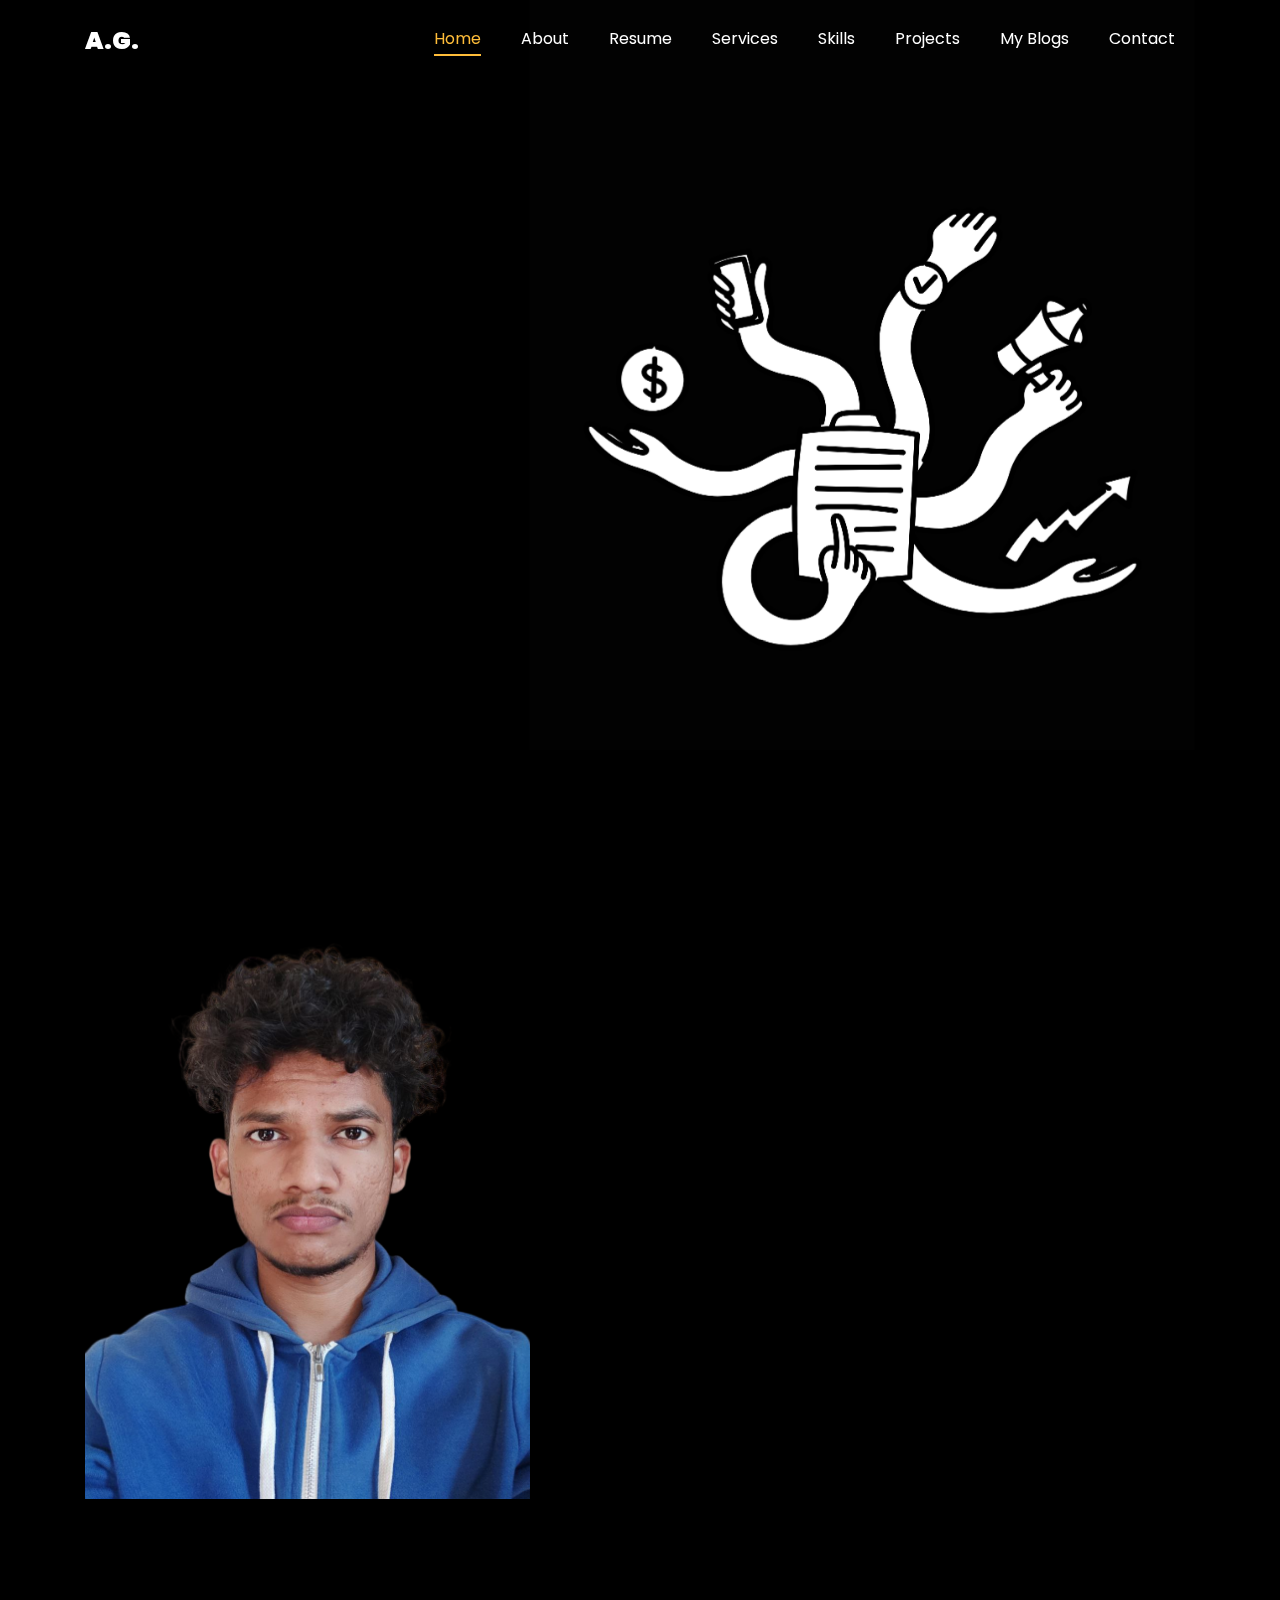
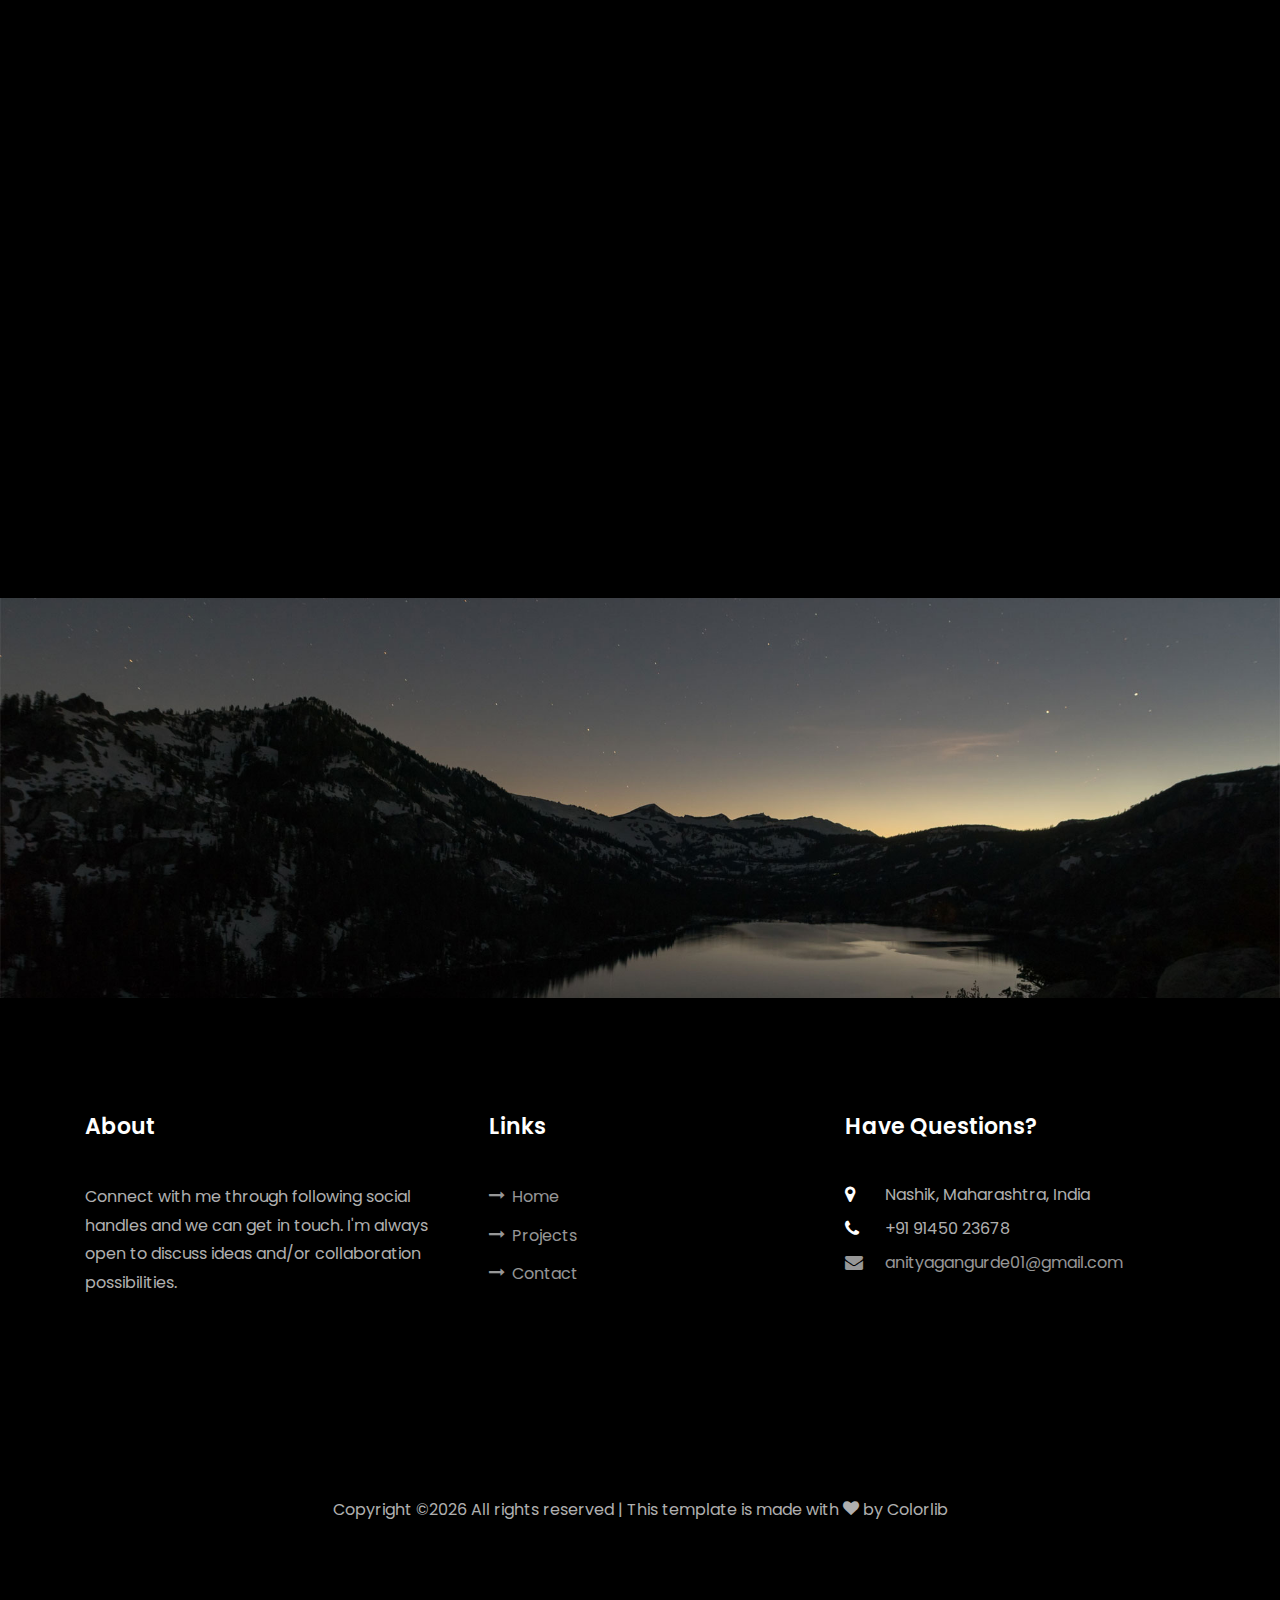
<file: porfolio.html>
<!DOCTYPE html>
<html lang="en">
  <head>
    <title>Anitya Gangurde Profile Portfolio</title>
    <meta charset="utf-8">
    <meta name="viewport" content="width=device-width, initial-scale=1, shrink-to-fit=no">
    
    <link href="https://fonts.googleapis.com/css?family=Poppins:100,200,300,400,500,600,700,800,900" rel="stylesheet">

    <link rel="stylesheet" href="css/open-iconic-bootstrap.min.css">
    <link rel="stylesheet" href="css/animate.css">
    
    <link rel="stylesheet" href="css/owl.carousel.min.css">
    <link rel="stylesheet" href="css/owl.theme.default.min.css">
    <link rel="stylesheet" href="css/magnific-popup.css">

    <link rel="stylesheet" href="css/aos.css">

    <link rel="stylesheet" href="css/ionicons.min.css">
    
    <link rel="stylesheet" href="css/flaticon.css">
    <link rel="stylesheet" href="css/icomoon.css">
    <link rel="stylesheet" href="css/style.css">
  </head>
  <body data-spy="scroll" data-target=".site-navbar-target" data-offset="300">
	  
	  
    <nav class="navbar navbar-expand-lg navbar-dark ftco_navbar ftco-navbar-light site-navbar-target" id="ftco-navbar">
	    <div class="container">
	      <a class="navbar-brand" href="prod_index.html">A.G.</a>
	      <button class="navbar-toggler js-fh5co-nav-toggle fh5co-nav-toggle" type="button" data-toggle="collapse" data-target="#ftco-nav" aria-controls="ftco-nav" aria-expanded="false" aria-label="Toggle navigation">
	        <span class="oi oi-menu"></span> Menu
	      </button>

	      <div class="collapse navbar-collapse" id="ftco-nav">
	        <ul class="navbar-nav nav ml-auto">
	          <li class="nav-item"><a href="#home-section" class="nav-link"><span>Home</span></a></li>
	          <li class="nav-item"><a href="#about-section" class="nav-link"><span>About</span></a></li>
	          <li class="nav-item"><a href="#resume-section" class="nav-link"><span>Resume</span></a></li>
	          <li class="nav-item"><a href="#services-section" class="nav-link"><span>Services</span></a></li>
	          <li class="nav-item"><a href="#skills-section" class="nav-link"><span>Skills</span></a></li>
	          <li class="nav-item"><a href="#projects-section" class="nav-link"><span>Projects</span></a></li>
	          <li class="nav-item"><a href="#blog-section" class="nav-link"><span>My Blogs</span></a></li>
	          <li class="nav-item"><a href="#contact-section" class="nav-link"><span>Contact</span></a></li>
	        </ul>
	      </div>
	    </div>
	  </nav>
	  <section id="home-section" class="hero">
		  <div class="home-slider  owl-carousel">
	      <div class="slider-item ">
	      	<div class="overlay"></div>
	        <div class="container">
	          <div class="row d-md-flex no-gutters slider-text align-items-end justify-content-end" data-scrollax-parent="true">
	          	<div class="one-third js-fullheight order-md-last img" style="background-image:url(images/bg_0.png);">
	          		<div class="overlay"></div>
	          	</div>
		          <div class="one-forth d-flex  align-items-center ftco-animate" data-scrollax=" properties: { translateY: '70%' }">
		          	<div class="text">
		          		<span class="subheading">Hello!</span>
			            <h1 class="mb-4 mt-3">I'm <span>Anitya Gangurde</span></h1>
			            <h2 class="mb-4">Product Management Specialist</h2>
			            <p><a href="#about-section" class="btn btn-primary py-3 px-4">Hire me</a> <a href="#resume-section" class="btn btn-white btn-outline-white py-3 px-4">My works</a></p>
		            </div>
		          </div>
	        	</div>
	        </div>
	      </div>
	    </div>
    </section>

    <section class="ftco-about img ftco-section ftco-no-pb" id="about-section">
    	<div class="container">
    		<div class="row d-flex">
    			<div class="col-md-6 col-lg-5 d-flex">
    				<div class="img-about img d-flex align-items-stretch">
    					<div class="overlay"></div>
	    				<div class="img d-flex align-self-stretch align-items-center" style="background-image:url(images/profile.png);">
	    				</div>
    				</div>
    			</div>
    			<div class="col-md-6 col-lg-7 pl-lg-5 pb-5">
    				<div class="row justify-content-start pb-3">
		          <div class="col-md-12 heading-section ftco-animate">
		          	<h1 class="big">About</h1>
		            <h2 class="mb-4">About Me</h2>
		            <p>A small river named Duden flows by their place and supplies it with the necessary regelialia.</p>
		            <ul class="about-info mt-4 px-md-0 px-2">
		            	<li class="d-flex"><span>Name:</span> <span>Anitya Gangurde/span></li>
		            	<li class="d-flex"><span>Date of birth:</span> <span>May 16, 1999</span></li>
		            	<li class="d-flex"><span>Address:</span> <span>Nashik MH INDIA</span></li>
		            	<li class="d-flex"><span>Zip code:</span> <span>422004</span></li>
		            	<li class="d-flex"><span>Email:</span> <span>anityagangurde01@gmail.com</span></li>
		            	<li class="d-flex"><span>Phone: </span> <span>(+91) 91450 23678</span></li>
		            </ul>
		          </div>
		        </div>
	          <div class="counter-wrap ftco-animate d-flex mt-md-3">
              <div class="text">
              	<p class="mb-4">
	                <span class="number" data-number="6">0</span>
	                <span>Projects experience</span>
                </p>
                <p><a href="#" class="btn btn-primary py-3 px-3">Download Resumé</a></p>
              </div>
	          </div>
	        </div>
        </div>
    	</div>
    </section>

    <section class="ftco-section ftco-no-pb" id="resume-section">
    	<div class="container">
    		<div class="row justify-content-center pb-5">
          <div class="col-md-10 heading-section text-center ftco-animate">
          	<h1 class="big big-2">Resumé</h1>
            <h2 class="mb-4">Resumé</h2>
            <p>A small river named Duden flows by their place and supplies it with the necessary regelialia. It is a paradisematic country, in which roasted parts of sentences fly into your mouth.</p>
          </div>
        </div>
    		<div class="row">
    			<div class="col-md-6">
    				<div class="resume-wrap ftco-animate">
    					<span class="date">2016-2020</span>
    					<h2>Bachelors Degree of Engineering</h2>
    					<span class="position">MET BKC IOE, Nashik</span>
    					<p class="mt-4">Completed his degree of Engineering in Mechanical field. Showed high interests towards Maths and Thermodynamics and learnt how to imbibe new concepts faster. Showed team leading qualities whenever possible in events. Was learning coding part time.</p>
    				</div>
    				<div class="resume-wrap ftco-animate">
    					<span class="date">Mar 2022 - Sept 2022</span>
    					<h2>Product Management Intern</h2>
    					<span class="position">Revca Technologies</span>
    					<p class="mt-4">Conducted user research and market research. Worked on competitive analysis of platforms providing No Code AutoML solutions. Wore multiple hats in product, marketing, etc.</p>
    				</div>
    				<div class="resume-wrap ftco-animate">
    					<span class="date">Jan 2023 - Present</span>
    					<h2>Associate Product Manager & QA</h2>
    					<span class="position">Clarience Technologies</span>
    					<p class="mt-4">Worked with Clarience, a firm in Michigan, US, dealing with telematics sensors for trucks and fleet management software. Was involved in product design, product planning, backlog creation, testing suite development, etc.</p>
    				</div>
    			</div>

    			<div class="col-md-6">
    				<div class="resume-wrap ftco-animate">
    					<span class="date">Dec 2020 - Feb 2022</span>
    					<h2>Learning Break</h2>
    					<span class="position">Home</span>
    					<p class="mt-4">Wanted to do something more so transitioned from Mechanical Engg. Learnt about Machine Learning and AI through online courses and books. Did hands-on projects to get more idea (Refer Github).</p>
    				</div>
    				<div class="resume-wrap ftco-animate">
    					<span class="date">Sep 2022 - Present</span>
    					<h2>Product Owner</h2>
    					<span class="position">Revca Technologies</span>
    					<p class="mt-4">Converted to a full time Product role. Acted as a product designer, manager, marketing manager, etc. Was involved and learnt about the entire Product Development pipeline for the organizations AI applications. Was involved in 3 major projects.</p>
    				</div>
    			</div>
    		</div>
    		<div class="row justify-content-center mt-5">
    			<div class="col-md-6 text-center ftco-animate">
    				<p><a href="#" class="btn btn-primary py-4 px-5">Download Resume</a></p>
    			</div>
    		</div>
    	</div>
    </section>

    <section class="ftco-section" id="services-section">
    	<div class="container">
    		<div class="row justify-content-center py-5 mt-5">
          <div class="col-md-12 heading-section text-center ftco-animate">
          	<h1 class="big big-2">Experience</h1>
            <h2 class="mb-4">Experiences in</h2>
            <p>What have I learnt over my whole experience?</p>
          </div>
        </div>
    		<div class="row">
					<div class="col-md-4 text-center d-flex ftco-animate">
						<a href="#" class="services-1">
							<span class="icon">
								<i class="flaticon-analysis"></i>
							</span>
							<div class="desc">
								<h3 class="mb-5">Product Design</h3>
							</div>
						</a>
					</div>
					<div class="col-md-4 text-center d-flex ftco-animate">
						<a href="#" class="services-1">
							<span class="icon">
								<i class="flaticon-flasks"></i>
							</span>
							<div class="desc">
								<h3 class="mb-5">Product Dev LifeCycle</h3>
							</div>
						</a>
					</div>
					<div class="col-md-4 text-center d-flex ftco-animate">
						<a href="#" class="services-1">
							<span class="icon">
								<i class="flaticon-ideas"></i>
							</span>
							<div class="desc">
								<h3 class="mb-5">Product Research</h3>
							</div>
						</a>
					</div>

					<div class="col-md-4 text-center d-flex ftco-animate">
						<a href="#" class="services-1">
							<span class="icon">
								<i class="flaticon-analysis"></i>
							</span>
							<div class="desc">
								<h3 class="mb-5">QA & Testing</h3>
							</div>
						</a>
					</div>
					<div class="col-md-4 text-center d-flex ftco-animate">
						<a href="#" class="services-1">
							<span class="icon">
								<i class="flaticon-flasks"></i>
							</span>
							<div class="desc">
								<h3 class="mb-5">Marketing</h3>
							</div>
						</a>
					</div>
					<div class="col-md-4 text-center d-flex ftco-animate">
						<a href="#" class="services-1">
							<span class="icon">
								<i class="flaticon-ideas"></i>
							</span>
							<div class="desc">
								<h3 class="mb-5">Product Strategy</h3>
							</div>
						</a>
					</div>
				</div>
    	</div>
    </section>

		
		<section class="ftco-section" id="skills-section">
			<div class="container">
				<div class="row justify-content-center pb-5">
          <div class="col-md-12 heading-section text-center ftco-animate">
          	<h1 class="big big-2">Skills</h1>
            <h2 class="mb-4">My Skills</h2>
            <p>What are skills that I acquired?</p>
          </div>
        </div>
				<div class="row">
					<div class="col-md-6 animate-box">
						<div class="progress-wrap ftco-animate">
							<h3>Python</h3>
							<div class="progress">
							 	<div class="progress-bar color-1" role="progressbar" aria-valuenow="90"
							  	aria-valuemin="0" aria-valuemax="100" style="width:70%">
							    <span>70%</span>
							  	</div>
							</div>
						</div>
					</div>
					<div class="col-md-6 animate-box">
						<div class="progress-wrap ftco-animate">
							<h3>Playwright</h3>
							<div class="progress">
							 	<div class="progress-bar color-2" role="progressbar" aria-valuenow="85"
							  	aria-valuemin="0" aria-valuemax="100" style="width:85%">
							    <span>85%</span>
							  	</div>
							</div>
						</div>
					</div>
					<div class="col-md-6 animate-box">
						<div class="progress-wrap ftco-animate">
							<h3>Azure DevOps</h3>
							<div class="progress">
							 	<div class="progress-bar color-2" role="progressbar" aria-valuenow="85"
							  	aria-valuemin="0" aria-valuemax="100" style="width:85%">
							    <span>85%</span>
							  	</div>
							</div>
						</div>
					</div>
					<div class="col-md-6 animate-box">
						<div class="progress-wrap ftco-animate">
							<h3>Office Suite</h3>
							<div class="progress">
							 	<div class="progress-bar color-2" role="progressbar" aria-valuenow="85"
							  	aria-valuemin="0" aria-valuemax="100" style="width:95%">
							    <span>95%</span>
							  	</div>
							</div>
						</div>
					</div>
					<div class="col-md-6 animate-box">
						<div class="progress-wrap ftco-animate">
							<h3>Documentation</h3>
							<div class="progress">
							 	<div class="progress-bar color-2" role="progressbar" aria-valuenow="85"
							  	aria-valuemin="0" aria-valuemax="100" style="width:90%">
							    <span>90%</span>
							  	</div>
							</div>
						</div>
					</div>
					<div class="col-md-6 animate-box">
						<div class="progress-wrap ftco-animate">
							<h3>Social Media Marketing</h3>
							<div class="progress">
							 	<div class="progress-bar color-2" role="progressbar" aria-valuenow="85"
							  	aria-valuemin="0" aria-valuemax="100" style="width:85%">
							    <span>85%</span>
							  	</div>
							</div>
						</div>
					</div>
					<div class="col-md-6 animate-box">
						<div class="progress-wrap ftco-animate">
							<h3>Canva</h3>
							<div class="progress">
							 	<div class="progress-bar color-3" role="progressbar" aria-valuenow="95"
							  	aria-valuemin="0" aria-valuemax="100" style="width:95%">
							    <span>95%</span>
							  	</div>
							</div>
						</div>
					</div>
					<div class="col-md-6 animate-box">
						<div class="progress-wrap ftco-animate">
							<h3>Figma</h3>
							<div class="progress">
							 	<div class="progress-bar color-4" role="progressbar" aria-valuenow="90"
							  	aria-valuemin="0" aria-valuemax="100" style="width:80%">
							    <span>80%</span>
							  	</div>
							</div>
						</div>
					</div>
					<div class="col-md-6 animate-box">
						<div class="progress-wrap ftco-animate">
							<h3>WordPress</h3>
							<div class="progress">
							 	<div class="progress-bar color-5" role="progressbar" aria-valuenow="70"
							  	aria-valuemin="0" aria-valuemax="100" style="width:80%">
							    <span>80%</span>
							  	</div>
							</div>
						</div>
					</div>
					<div class="col-md-6 animate-box">
						<div class="progress-wrap ftco-animate">
							<h3>SEO</h3>
							<div class="progress">
							 	<div class="progress-bar color-6" role="progressbar" aria-valuenow="80"
							  	aria-valuemin="0" aria-valuemax="100" style="width:60%">
							    <span>60%</span>
							  	</div>
							</div>
						</div>
					</div>
				</div>
			</div>
		</section>
 

    <section class="ftco-section ftco-project" id="projects-section">
    	<div class="container">
    		<div class="row justify-content-center pb-5">
          <div class="col-md-12 heading-section text-center ftco-animate">
          	<h1 class="big big-2">Projects</h1>
            <h2 class="mb-4">Personal Projects</h2>
            <p>Some personal projects I have worked on in free time</p>
          </div>
        </div>
    		<div class="row">
    			<div class="col-md-4">
    				<a href="https://www.figma.com/proto/WwB5eKJ6ygr3qnYdyBo6uY/Secret_project?type=design&node-id=199-1158&t=cN7hHx5ZIs4lGSxR-1&scaling=scale-down&page-id=0%3A1&starting-point-node-id=199%3A1158&show-proto-sidebar=1&mode=design">
    				<div class="project img ftco-animate d-flex justify-content-center align-items-center" style="background-image: url(images/logo.png);">
    					<div class="overlay"></div>
    					
	    				<div class="text text-center p-4">
	    					<h3>Lonie a new dating app</h3>
	    					<span>Click to view prototype</span>
	    				</div>
    				</div></a>
  				</div>
  				<div class="col-md-8">
  					<a href="real-dating-app.html">
    				<div class="project img ftco-animate d-flex justify-content-center align-items-center" style="background-image: url(images/project-5.jpg);">
    					<div class="overlay"></div>
	    				<div class="text text-center p-4">
	    					<h3>Lonie - an app to eradicate loneliness</h3>
	    					<span>Click to view project details</span>
	    				</div>
    				</div></a>
  				</div>    				
    			</div>
    			<div class="row">
    			
	  				<div class="col-md-4">
	    				<a href="https://www.figma.com/proto/SN5kZZykoIwKdu4dSvmyID/Research_Fund?type=design&node-id=9-64&t=esQUrCJFw02YxQ5G-1&scaling=scale-down&page-id=0%3A1&starting-point-node-id=10%3A248&mode=design">
	    				<div class="project img ftco-animate d-flex justify-content-center align-items-center" style="background-image: url(images/labcap_logo_1.png);">
	    					<div class="overlay"></div>
	    					
		    				<div class="text text-center p-4">
		    					<h3>LabCap - Crowdsource funding to excel Science</h3>
		    					<span>Click to view prototype</span>
		    				</div>
	    				</div></a>
	  				</div>  
	  				<div class="col-md-8">
  					<a href="research-thing.html">
	    				<div class="project img ftco-animate d-flex justify-content-center align-items-center" style="background-image: url(images/project-5.jpg);">
	    					<div class="overlay"></div>
		    				<div class="text text-center p-4">
		    					<h3>LabCap - Showcase your research. Get Funded. Excel Science.</h3>
		    					<span>Click to view project details</span>
		    				</div>
	    				</div></a>
  					</div>  				
    			</div>
    		</div>
    	</div>
    </section>


    <section class="ftco-section" id="blog-section">
      <div class="container">
        <div class="row justify-content-center mb-5 pb-5">
          <div class="col-md-7 heading-section text-center ftco-animate">
            <h1 class="big big-2">Blog</h1>
            <h2 class="mb-4">My Blog</h2>
            <p>My blogs on topics such as AI, machine learning and technology</p>
          </div>
        </div>
        <div class="row d-flex">
          <div class="col-md-4 d-flex ftco-animate">
          	<div class="blog-entry justify-content-end">
              <a href="single.html" class="block-20" style="background-image: url('images/image_1.jpg');">
              </a>
              <div class="text mt-3 float-right d-block">
              	<div class="d-flex align-items-center mb-3 meta">
	                <p class="mb-0">
	                	<span class="mr-2">July 12, 2022</span>
	                	<a href="#" class="mr-2">Admin</a>
	                	<a href="#" class="meta-chat"><span class="icon-chat"></span> 0</a>
	                </p>
                </div>
                <h3 class="heading"><a href="https://anityagan9urde.medium.com/what-is-bloom-2aedf7383aac?source=user_profile---------0----------------------------">BLOOM: A Text Generative Large Language Model for 46+ Languages!</a></h3>
                <p>Read more on how BLOOM was developed with a collaborative effort of multiple nations.</p>
              </div>
            </div>
          </div>
          <div class="col-md-4 d-flex ftco-animate">
          	<div class="blog-entry justify-content-end">
              <a href="single.html" class="block-20" style="background-image: url('images/image_2.jpg');">
              </a>
              <div class="text mt-3 float-right d-block">
              	<div class="d-flex align-items-center mb-3 meta">
	                <p class="mb-0">
	                	<span class="mr-2">June 29, 2022</span>
	                	<a href="#" class="mr-2">Admin</a>
	                	<a href="#" class="meta-chat"><span class="icon-chat"></span> 0</a>
	                </p>
                </div>
                <h3 class="heading"><a href="https://medium.com/@revca-technologies/yolov6-explained-in-simple-terms-c46a0248bddc">YOLOv6 : Explanation, Features and Implementation</a></h3>
                <p>YOLOv6 is a recent addition to the long line of state-of-the-art object detection YOLO models...</p>
              </div>
            </div>
          </div>
        </div>
      </div>
    </section>

    <!-- <section class="ftco-section ftco-no-pt ftco-no-pb ftco-counter img" id="section-counter">
    	<div class="container">
				<div class="row d-md-flex align-items-center">
          <div class="col-md d-flex justify-content-center counter-wrap ftco-animate">
            <div class="block-18">
              <div class="text">
                <strong class="number" data-number="interests">0</strong>
                <span>Gazillion</span>
              </div>
            </div>
          </div>
          <div class="col-md d-flex justify-content-center counter-wrap ftco-animate">
            <div class="block-18">
              <div class="text">
                <strong class="number" data-number="6">0</strong>
                <span>Complete Projects</span>
              </div>
            </div>
          </div>
          <div class="col-md d-flex justify-content-center counter-wrap ftco-animate">
            <div class="block-18">
              <div class="text">
                <strong class="number" data-number="1200">0</strong>
                <span>Ideas</span>
              </div>
            </div>
          </div>
          <div class="col-md d-flex justify-content-center counter-wrap ftco-animate">
            <div class="block-18">
              <div class="text">
                <strong class="number" data-number="3000">0</strong>
                <span>love you</span>
              </div>
            </div>
          </div>
        </div>
      </div>
    </section> -->

    <section class="ftco-section ftco-hireme img margin-top" style="background-image: url(images/bg_1.jpg)">
			<div class="container">
				<div class="row justify-content-center">
					<div class="col-md-7 ftco-animate text-center">
						<h2>Let us <span>Connect</span>!</h2>
						<p></p>
						<p class="mb-0"><a href="https://www.linkedin.com/anityagan9urde" class="btn btn-primary py-3 px-5">Connect with me</a></p>
					</div>
				</div>
			</div>
		</section>
		

    <footer class="ftco-footer ftco-section">
      <div class="container">
        <div class="row mb-5">
          <div class="col-md">
            <div class="ftco-footer-widget mb-4">
              <h2 class="ftco-heading-2">About</h2>
              <p>Connect with me through following social handles and we can get in touch. I'm always open to discuss ideas and/or collaboration possibilities.</p>
              <ul class="ftco-footer-social list-unstyled float-md-left float-lft mt-5">
                <li class="ftco-animate"><a href="https://www.linkedin.com/in/anityagan9urde/"><span class="icon-linkedin"></span></a></li>
                <li class="ftco-animate"><a href="https://anityagan9urde.medium.com"><span class="icon-medium"></span></a></li>
                <!-- <li class="ftco-animate"><a href="#"><span class="icon-instagram"></span></a></li> -->
              </ul>
            </div>
          </div>
          <div class="col-md">
            <div class="ftco-footer-widget mb-4 ml-md-4">
              <h2 class="ftco-heading-2">Links</h2>
              <ul class="list-unstyled">
                <li><a href="#"><span class="icon-long-arrow-right mr-2"></span>Home</a></li>
                <li><a href="#"><span class="icon-long-arrow-right mr-2"></span>Projects</a></li>
                <li><a href="#"><span class="icon-long-arrow-right mr-2"></span>Contact</a></li>
              </ul>
            </div>
          </div>
<!--           <div class="col-md">
             <div class="ftco-footer-widget mb-4">
              <h2 class="ftco-heading-2">Services</h2>
              <ul class="list-unstyled">
                <li><a href="#"><span class="icon-long-arrow-right mr-2"></span>Web Design</a></li>
                <li><a href="#"><span class="icon-long-arrow-right mr-2"></span>Web Development</a></li>
                <li><a href="#"><span class="icon-long-arrow-right mr-2"></span>Business Strategy</a></li>
                <li><a href="#"><span class="icon-long-arrow-right mr-2"></span>Data Analysis</a></li>
                <li><a href="#"><span class="icon-long-arrow-right mr-2"></span>Graphic Design</a></li>
              </ul>
            </div>
          </div> -->
          <div class="col-md">
            <div class="ftco-footer-widget mb-4">
            	<h2 class="ftco-heading-2">Have Questions?</h2>
            	<div class="block-23 mb-3">
	              <ul>
	                <li><span class="icon icon-map-marker"></span><span class="text">Nashik, Maharashtra, India</span></li>
	                <li><span class="icon icon-phone"></span><span class="text">+91 91450 23678</span></li>
	                <li><a href="mailto:anityagangurde01@gmail.com"><span class="icon icon-envelope"></span><span class="text">anityagangurde01@gmail.com</span></a></li>
	              </ul>
	            </div>
            </div>
          </div>
        </div>
        <div class="row">
          <div class="col-md-12 text-center">

            <p><!-- Link back to Colorlib can't be removed. Template is licensed under CC BY 3.0. -->
  Copyright &copy;<script>document.write(new Date().getFullYear());</script> All rights reserved | This template is made with <i class="icon-heart color-danger" aria-hidden="true"></i> by <a href="https://colorlib.com" target="_blank">Colorlib</a>
  <!-- Link back to Colorlib can't be removed. Template is licensed under CC BY 3.0. --></p>
          </div>
        </div>
      </div>
    </footer>
    
  

  <!-- loader -->
  <div id="ftco-loader" class="show fullscreen"><svg class="circular" width="48px" height="48px"><circle class="path-bg" cx="24" cy="24" r="22" fill="none" stroke-width="4" stroke="#eeeeee"/><circle class="path" cx="24" cy="24" r="22" fill="none" stroke-width="4" stroke-miterlimit="10" stroke="#F96D00"/></svg></div>


  <script src="js/jquery.min.js"></script>
  <script src="js/jquery-migrate-3.0.1.min.js"></script>
  <script src="js/popper.min.js"></script>
  <script src="js/bootstrap.min.js"></script>
  <script src="js/jquery.easing.1.3.js"></script>
  <script src="js/jquery.waypoints.min.js"></script>
  <script src="js/jquery.stellar.min.js"></script>
  <script src="js/owl.carousel.min.js"></script>
  <script src="js/jquery.magnific-popup.min.js"></script>
  <script src="js/aos.js"></script>
  <script src="js/jquery.animateNumber.min.js"></script>
  <script src="js/scrollax.min.js"></script>
  
  <script src="js/main.js"></script>
    
  </body>
</html>
</file>
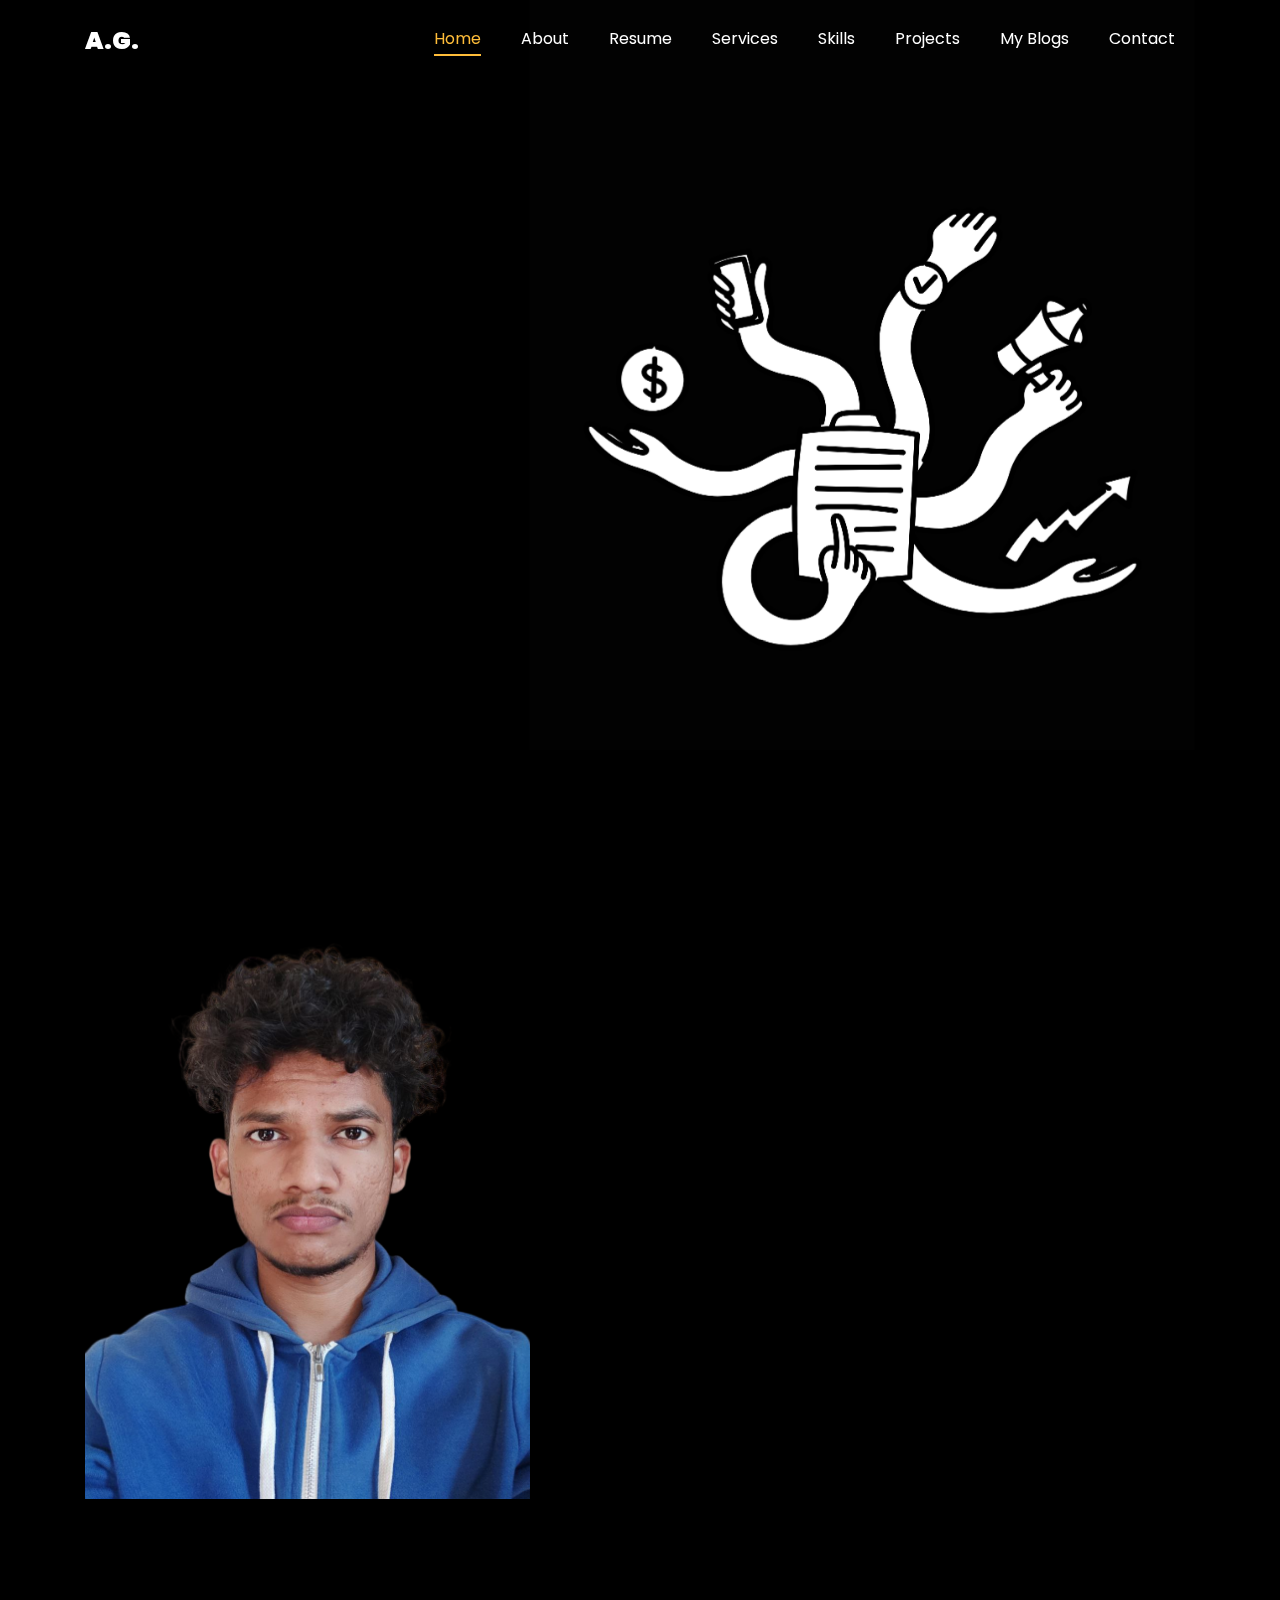
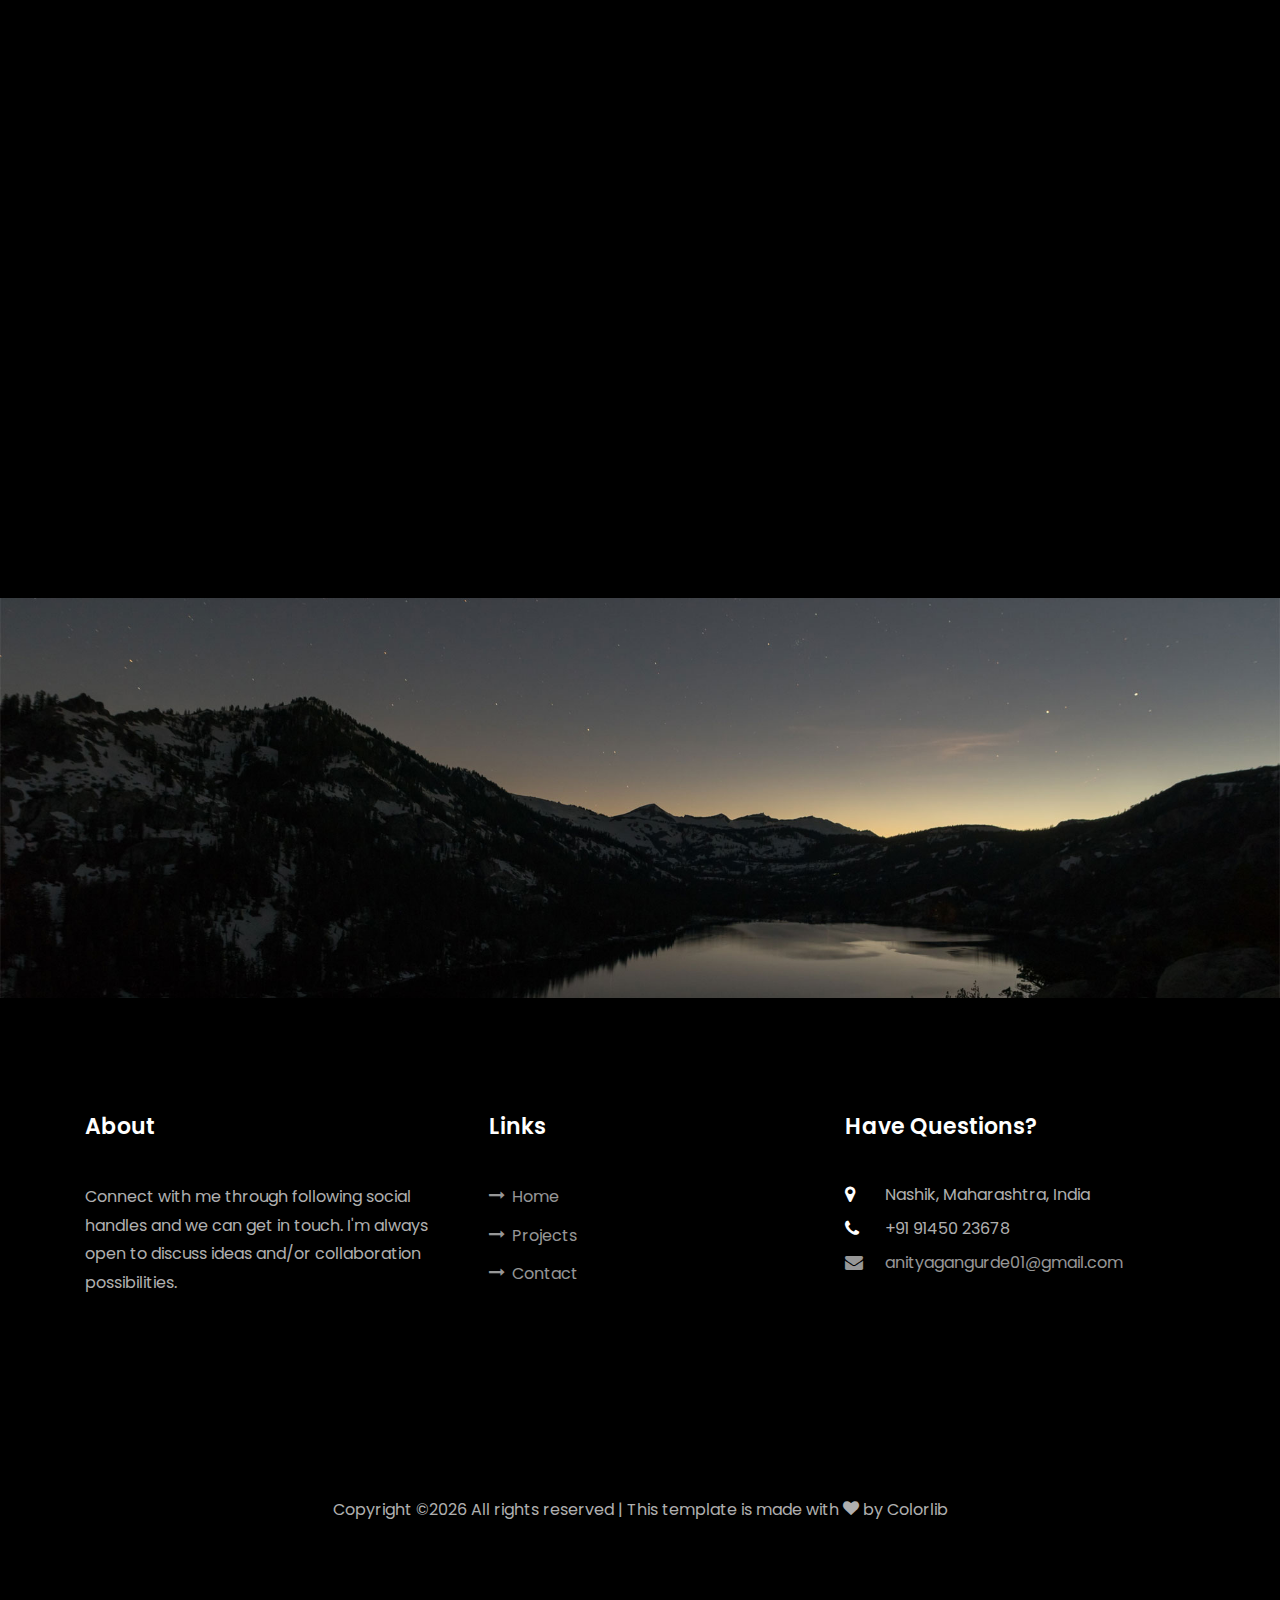
<file: portfolio.html>
<!DOCTYPE html>
<html lang="en">
  <head>
    <title>Anitya Gangurde Profile Portfolio</title>
    <meta charset="utf-8">
    <meta name="viewport" content="width=device-width, initial-scale=1, shrink-to-fit=no">
    
    <link href="https://fonts.googleapis.com/css?family=Poppins:100,200,300,400,500,600,700,800,900" rel="stylesheet">

    <link rel="stylesheet" href="css/open-iconic-bootstrap.min.css">
    <link rel="stylesheet" href="css/animate.css">
    
    <link rel="stylesheet" href="css/owl.carousel.min.css">
    <link rel="stylesheet" href="css/owl.theme.default.min.css">
    <link rel="stylesheet" href="css/magnific-popup.css">

    <link rel="stylesheet" href="css/aos.css">

    <link rel="stylesheet" href="css/ionicons.min.css">
    
    <link rel="stylesheet" href="css/flaticon.css">
    <link rel="stylesheet" href="css/icomoon.css">
    <link rel="stylesheet" href="css/style.css">
  </head>
  <body data-spy="scroll" data-target=".site-navbar-target" data-offset="300">
	  
	  
    <nav class="navbar navbar-expand-lg navbar-dark ftco_navbar ftco-navbar-light site-navbar-target" id="ftco-navbar">
	    <div class="container">
	      <a class="navbar-brand" href="prod_index.html">A.G.</a>
	      <button class="navbar-toggler js-fh5co-nav-toggle fh5co-nav-toggle" type="button" data-toggle="collapse" data-target="#ftco-nav" aria-controls="ftco-nav" aria-expanded="false" aria-label="Toggle navigation">
	        <span class="oi oi-menu"></span> Menu
	      </button>

	      <div class="collapse navbar-collapse" id="ftco-nav">
	        <ul class="navbar-nav nav ml-auto">
	          <li class="nav-item"><a href="#home-section" class="nav-link"><span>Home</span></a></li>
	          <li class="nav-item"><a href="#about-section" class="nav-link"><span>About</span></a></li>
	          <li class="nav-item"><a href="#resume-section" class="nav-link"><span>Resume</span></a></li>
	          <li class="nav-item"><a href="#services-section" class="nav-link"><span>Services</span></a></li>
	          <li class="nav-item"><a href="#skills-section" class="nav-link"><span>Skills</span></a></li>
	          <li class="nav-item"><a href="#projects-section" class="nav-link"><span>Projects</span></a></li>
	          <li class="nav-item"><a href="#blog-section" class="nav-link"><span>My Blogs</span></a></li>
	          <li class="nav-item"><a href="#contact-section" class="nav-link"><span>Contact</span></a></li>
	        </ul>
	      </div>
	    </div>
	  </nav>
	  <section id="home-section" class="hero">
		  <div class="home-slider  owl-carousel">
	      <div class="slider-item ">
	      	<div class="overlay"></div>
	        <div class="container">
	          <div class="row d-md-flex no-gutters slider-text align-items-end justify-content-end" data-scrollax-parent="true">
	          	<div class="one-third js-fullheight order-md-last img" style="background-image:url(images/bg_0.png);">
	          		<div class="overlay"></div>
	          	</div>
		          <div class="one-forth d-flex  align-items-center ftco-animate" data-scrollax=" properties: { translateY: '70%' }">
		          	<div class="text">
		          		<span class="subheading">Hello!</span>
			            <h1 class="mb-4 mt-3">I'm <span>Anitya Gangurde</span></h1>
			            <h2 class="mb-4">Product Management Specialist</h2>
			            <p><a href="#about-section" class="btn btn-primary py-3 px-4">Hire me</a> <a href="#resume-section" class="btn btn-white btn-outline-white py-3 px-4">My works</a></p>
		            </div>
		          </div>
	        	</div>
	        </div>
	      </div>
	    </div>
    </section>

    <section class="ftco-about img ftco-section ftco-no-pb" id="about-section">
    	<div class="container">
    		<div class="row d-flex">
    			<div class="col-md-6 col-lg-5 d-flex">
    				<div class="img-about img d-flex align-items-stretch">
    					<div class="overlay"></div>
	    				<div class="img d-flex align-self-stretch align-items-center" style="background-image:url(images/profile.png);">
	    				</div>
    				</div>
    			</div>
    			<div class="col-md-6 col-lg-7 pl-lg-5 pb-5">
    				<div class="row justify-content-start pb-3">
		          <div class="col-md-12 heading-section ftco-animate">
		          	<h1 class="big">About</h1>
		            <h2 class="mb-4">About Me</h2>
		            <p>A small river named Duden flows by their place and supplies it with the necessary regelialia.</p>
		            <ul class="about-info mt-4 px-md-0 px-2">
		            	<li class="d-flex"><span>Name:</span> <span>Anitya Gangurde/span></li>
		            	<li class="d-flex"><span>Date of birth:</span> <span>May 16, 1999</span></li>
		            	<li class="d-flex"><span>Address:</span> <span>Nashik MH INDIA</span></li>
		            	<li class="d-flex"><span>Zip code:</span> <span>422004</span></li>
		            	<li class="d-flex"><span>Email:</span> <span>anityagangurde01@gmail.com</span></li>
		            	<li class="d-flex"><span>Phone: </span> <span>(+91) 91450 23678</span></li>
		            </ul>
		          </div>
		        </div>
	          <div class="counter-wrap ftco-animate d-flex mt-md-3">
              <div class="text">
              	<p class="mb-4">
	                <span class="number" data-number="6">0</span>
	                <span>Projects experience</span>
                </p>
                <p><a href="#" class="btn btn-primary py-3 px-3">Download Resumé</a></p>
              </div>
	          </div>
	        </div>
        </div>
    	</div>
    </section>

    <section class="ftco-section ftco-no-pb" id="resume-section">
    	<div class="container">
    		<div class="row justify-content-center pb-5">
          <div class="col-md-10 heading-section text-center ftco-animate">
          	<h1 class="big big-2">Resumé</h1>
            <h2 class="mb-4">Resumé</h2>
            <p>A small river named Duden flows by their place and supplies it with the necessary regelialia. It is a paradisematic country, in which roasted parts of sentences fly into your mouth.</p>
          </div>
        </div>
    		<div class="row">
    			<div class="col-md-6">
    				<div class="resume-wrap ftco-animate">
    					<span class="date">2016-2020</span>
    					<h2>Bachelors Degree of Engineering</h2>
    					<span class="position">MET BKC IOE, Nashik</span>
    					<p class="mt-4">Completed his degree of Engineering in Mechanical field. Showed high interests towards Maths and Thermodynamics and learnt how to imbibe new concepts faster. Showed team leading qualities whenever possible in events. Was learning coding part time.</p>
    				</div>
    				<div class="resume-wrap ftco-animate">
    					<span class="date">Mar 2022 - Sept 2022</span>
    					<h2>Product Management Intern</h2>
    					<span class="position">Revca Technologies</span>
    					<p class="mt-4">Conducted user research and market research. Worked on competitive analysis of platforms providing No Code AutoML solutions. Wore multiple hats in product, marketing, etc.</p>
    				</div>
    				<div class="resume-wrap ftco-animate">
    					<span class="date">Jan 2023 - Present</span>
    					<h2>Associate Product Manager & QA</h2>
    					<span class="position">Clarience Technologies</span>
    					<p class="mt-4">Worked with Clarience, a firm in Michigan, US, dealing with telematics sensors for trucks and fleet management software. Was involved in product design, product planning, backlog creation, testing suite development, etc.</p>
    				</div>
    			</div>

    			<div class="col-md-6">
    				<div class="resume-wrap ftco-animate">
    					<span class="date">Dec 2020 - Feb 2022</span>
    					<h2>Learning Break</h2>
    					<span class="position">Home</span>
    					<p class="mt-4">Wanted to do something more so transitioned from Mechanical Engg. Learnt about Machine Learning and AI through online courses and books. Did hands-on projects to get more idea (Refer Github).</p>
    				</div>
    				<div class="resume-wrap ftco-animate">
    					<span class="date">Sep 2022 - Present</span>
    					<h2>Product Owner</h2>
    					<span class="position">Revca Technologies</span>
    					<p class="mt-4">Converted to a full time Product role. Acted as a product designer, manager, marketing manager, etc. Was involved and learnt about the entire Product Development pipeline for the organizations AI applications. Was involved in 3 major projects.</p>
    				</div>
    			</div>
    		</div>
    		<div class="row justify-content-center mt-5">
    			<div class="col-md-6 text-center ftco-animate">
    				<p><a href="product_resume.pdf" class="btn btn-primary py-4 px-5" download>Download Resume</a></p>
    			</div>
    		</div>
    	</div>
    </section>

    <section class="ftco-section" id="services-section">
    	<div class="container">
    		<div class="row justify-content-center py-5 mt-5">
          <div class="col-md-12 heading-section text-center ftco-animate">
          	<h1 class="big big-2">Experience</h1>
            <h2 class="mb-4">Experiences in</h2>
            <p>What have I learnt over my whole experience?</p>
          </div>
        </div>
    		<div class="row">
					<div class="col-md-4 text-center d-flex ftco-animate">
						<a href="#" class="services-1">
							<span class="icon">
								<i class="flaticon-analysis"></i>
							</span>
							<div class="desc">
								<h3 class="mb-5">Product Design</h3>
							</div>
						</a>
					</div>
					<div class="col-md-4 text-center d-flex ftco-animate">
						<a href="#" class="services-1">
							<span class="icon">
								<i class="flaticon-flasks"></i>
							</span>
							<div class="desc">
								<h3 class="mb-5">Product Dev LifeCycle</h3>
							</div>
						</a>
					</div>
					<div class="col-md-4 text-center d-flex ftco-animate">
						<a href="#" class="services-1">
							<span class="icon">
								<i class="flaticon-ideas"></i>
							</span>
							<div class="desc">
								<h3 class="mb-5">Product Research</h3>
							</div>
						</a>
					</div>

					<div class="col-md-4 text-center d-flex ftco-animate">
						<a href="#" class="services-1">
							<span class="icon">
								<i class="flaticon-analysis"></i>
							</span>
							<div class="desc">
								<h3 class="mb-5">QA & Testing</h3>
							</div>
						</a>
					</div>
					<div class="col-md-4 text-center d-flex ftco-animate">
						<a href="#" class="services-1">
							<span class="icon">
								<i class="flaticon-flasks"></i>
							</span>
							<div class="desc">
								<h3 class="mb-5">Marketing</h3>
							</div>
						</a>
					</div>
					<div class="col-md-4 text-center d-flex ftco-animate">
						<a href="#" class="services-1">
							<span class="icon">
								<i class="flaticon-ideas"></i>
							</span>
							<div class="desc">
								<h3 class="mb-5">Product Strategy</h3>
							</div>
						</a>
					</div>
				</div>
    	</div>
    </section>

		
		<section class="ftco-section" id="skills-section">
			<div class="container">
				<div class="row justify-content-center pb-5">
          <div class="col-md-12 heading-section text-center ftco-animate">
          	<h1 class="big big-2">Skills</h1>
            <h2 class="mb-4">My Skills</h2>
            <p>What are skills that I acquired?</p>
          </div>
        </div>
				<div class="row">
					<div class="col-md-6 animate-box">
						<div class="progress-wrap ftco-animate">
							<h3>Python</h3>
							<div class="progress">
							 	<div class="progress-bar color-1" role="progressbar" aria-valuenow="90"
							  	aria-valuemin="0" aria-valuemax="100" style="width:70%">
							    <span>70%</span>
							  	</div>
							</div>
						</div>
					</div>
					<div class="col-md-6 animate-box">
						<div class="progress-wrap ftco-animate">
							<h3>Playwright</h3>
							<div class="progress">
							 	<div class="progress-bar color-2" role="progressbar" aria-valuenow="85"
							  	aria-valuemin="0" aria-valuemax="100" style="width:85%">
							    <span>85%</span>
							  	</div>
							</div>
						</div>
					</div>
					<div class="col-md-6 animate-box">
						<div class="progress-wrap ftco-animate">
							<h3>Azure DevOps</h3>
							<div class="progress">
							 	<div class="progress-bar color-2" role="progressbar" aria-valuenow="85"
							  	aria-valuemin="0" aria-valuemax="100" style="width:85%">
							    <span>85%</span>
							  	</div>
							</div>
						</div>
					</div>
					<div class="col-md-6 animate-box">
						<div class="progress-wrap ftco-animate">
							<h3>Office Suite</h3>
							<div class="progress">
							 	<div class="progress-bar color-2" role="progressbar" aria-valuenow="85"
							  	aria-valuemin="0" aria-valuemax="100" style="width:95%">
							    <span>95%</span>
							  	</div>
							</div>
						</div>
					</div>
					<div class="col-md-6 animate-box">
						<div class="progress-wrap ftco-animate">
							<h3>Documentation</h3>
							<div class="progress">
							 	<div class="progress-bar color-2" role="progressbar" aria-valuenow="85"
							  	aria-valuemin="0" aria-valuemax="100" style="width:90%">
							    <span>90%</span>
							  	</div>
							</div>
						</div>
					</div>
					<div class="col-md-6 animate-box">
						<div class="progress-wrap ftco-animate">
							<h3>Social Media Marketing</h3>
							<div class="progress">
							 	<div class="progress-bar color-2" role="progressbar" aria-valuenow="85"
							  	aria-valuemin="0" aria-valuemax="100" style="width:85%">
							    <span>85%</span>
							  	</div>
							</div>
						</div>
					</div>
					<div class="col-md-6 animate-box">
						<div class="progress-wrap ftco-animate">
							<h3>Canva</h3>
							<div class="progress">
							 	<div class="progress-bar color-3" role="progressbar" aria-valuenow="95"
							  	aria-valuemin="0" aria-valuemax="100" style="width:95%">
							    <span>95%</span>
							  	</div>
							</div>
						</div>
					</div>
					<div class="col-md-6 animate-box">
						<div class="progress-wrap ftco-animate">
							<h3>Figma</h3>
							<div class="progress">
							 	<div class="progress-bar color-4" role="progressbar" aria-valuenow="90"
							  	aria-valuemin="0" aria-valuemax="100" style="width:80%">
							    <span>80%</span>
							  	</div>
							</div>
						</div>
					</div>
					<div class="col-md-6 animate-box">
						<div class="progress-wrap ftco-animate">
							<h3>WordPress</h3>
							<div class="progress">
							 	<div class="progress-bar color-5" role="progressbar" aria-valuenow="70"
							  	aria-valuemin="0" aria-valuemax="100" style="width:80%">
							    <span>80%</span>
							  	</div>
							</div>
						</div>
					</div>
					<div class="col-md-6 animate-box">
						<div class="progress-wrap ftco-animate">
							<h3>SEO</h3>
							<div class="progress">
							 	<div class="progress-bar color-6" role="progressbar" aria-valuenow="80"
							  	aria-valuemin="0" aria-valuemax="100" style="width:60%">
							    <span>60%</span>
							  	</div>
							</div>
						</div>
					</div>
				</div>
			</div>
		</section>
 

    <section class="ftco-section ftco-project" id="projects-section">
    	<div class="container">
    		<div class="row justify-content-center pb-5">
          <div class="col-md-12 heading-section text-center ftco-animate">
          	<h1 class="big big-2">Projects</h1>
            <h2 class="mb-4">Personal Projects</h2>
            <p>Some personal projects I have worked on in free time</p>
          </div>
        </div>
    		<div class="row">
    			<div class="col-md-4">
    				<a href="https://www.figma.com/proto/WwB5eKJ6ygr3qnYdyBo6uY/Secret_project?type=design&node-id=199-1158&t=cN7hHx5ZIs4lGSxR-1&scaling=scale-down&page-id=0%3A1&starting-point-node-id=199%3A1158&show-proto-sidebar=1&mode=design">
    				<div class="project img ftco-animate d-flex justify-content-center align-items-center" style="background-image: url(images/logo.png);">
    					<div class="overlay"></div>
    					
	    				<div class="text text-center p-4">
	    					<h3>Lonie a new dating app</h3>
	    					<span>Click to view prototype</span>
	    				</div>
    				</div></a>
  				</div>
  				<div class="col-md-8">
  					<a href="real-dating-app.html">
    				<div class="project img ftco-animate d-flex justify-content-center align-items-center" style="background-image: url(images/project-5.jpg);">
    					<div class="overlay"></div>
	    				<div class="text text-center p-4">
	    					<h3>Lonie - an app to eradicate loneliness</h3>
	    					<span>Click to view project details</span>
	    				</div>
    				</div></a>
  				</div>    				
    			</div>
    			<div class="row">
    			
	  				<div class="col-md-4">
	    				<a href="https://www.figma.com/proto/SN5kZZykoIwKdu4dSvmyID/Research_Fund?type=design&node-id=9-64&t=esQUrCJFw02YxQ5G-1&scaling=scale-down&page-id=0%3A1&starting-point-node-id=10%3A248&mode=design">
	    				<div class="project img ftco-animate d-flex justify-content-center align-items-center" style="background-image: url(images/labcap_logo_1.png);">
	    					<div class="overlay"></div>
	    					
		    				<div class="text text-center p-4">
		    					<h3>LabCap - Crowdsource funding to excel Science</h3>
		    					<span>Click to view prototype</span>
		    				</div>
	    				</div></a>
	  				</div>  
	  				<div class="col-md-8">
  					<a href="research-thing.html">
	    				<div class="project img ftco-animate d-flex justify-content-center align-items-center" style="background-image: url(images/project-5.jpg);">
	    					<div class="overlay"></div>
		    				<div class="text text-center p-4">
		    					<h3>LabCap - Showcase your research. Get Funded. Excel Science.</h3>
		    					<span>Click to view project details</span>
		    				</div>
	    				</div></a>
  					</div>  				
    			</div>
    		</div>
    	</div>
    </section>


    <section class="ftco-section" id="blog-section">
      <div class="container">
        <div class="row justify-content-center mb-5 pb-5">
          <div class="col-md-7 heading-section text-center ftco-animate">
            <h1 class="big big-2">Blog</h1>
            <h2 class="mb-4">My Blog</h2>
            <p>My blogs on topics such as AI, machine learning and technology</p>
          </div>
        </div>
        <div class="row d-flex">
          <div class="col-md-4 d-flex ftco-animate">
          	<div class="blog-entry justify-content-end">
              <a href="single.html" class="block-20" style="background-image: url('images/image_1.jpg');">
              </a>
              <div class="text mt-3 float-right d-block">
              	<div class="d-flex align-items-center mb-3 meta">
	                <p class="mb-0">
	                	<span class="mr-2">July 12, 2022</span>
	                	<a href="#" class="mr-2">Admin</a>
	                	<a href="#" class="meta-chat"><span class="icon-chat"></span> 0</a>
	                </p>
                </div>
                <h3 class="heading"><a href="https://anityagan9urde.medium.com/what-is-bloom-2aedf7383aac?source=user_profile---------0----------------------------">BLOOM: A Text Generative Large Language Model for 46+ Languages!</a></h3>
                <p>Read more on how BLOOM was developed with a collaborative effort of multiple nations.</p>
              </div>
            </div>
          </div>
          <div class="col-md-4 d-flex ftco-animate">
          	<div class="blog-entry justify-content-end">
              <a href="single.html" class="block-20" style="background-image: url('images/image_2.jpg');">
              </a>
              <div class="text mt-3 float-right d-block">
              	<div class="d-flex align-items-center mb-3 meta">
	                <p class="mb-0">
	                	<span class="mr-2">June 29, 2022</span>
	                	<a href="#" class="mr-2">Admin</a>
	                	<a href="#" class="meta-chat"><span class="icon-chat"></span> 0</a>
	                </p>
                </div>
                <h3 class="heading"><a href="https://medium.com/@revca-technologies/yolov6-explained-in-simple-terms-c46a0248bddc">YOLOv6 : Explanation, Features and Implementation</a></h3>
                <p>YOLOv6 is a recent addition to the long line of state-of-the-art object detection YOLO models...</p>
              </div>
            </div>
          </div>
        </div>
      </div>
    </section>

    <!-- <section class="ftco-section ftco-no-pt ftco-no-pb ftco-counter img" id="section-counter">
    	<div class="container">
				<div class="row d-md-flex align-items-center">
          <div class="col-md d-flex justify-content-center counter-wrap ftco-animate">
            <div class="block-18">
              <div class="text">
                <strong class="number" data-number="interests">0</strong>
                <span>Gazillion</span>
              </div>
            </div>
          </div>
          <div class="col-md d-flex justify-content-center counter-wrap ftco-animate">
            <div class="block-18">
              <div class="text">
                <strong class="number" data-number="6">0</strong>
                <span>Complete Projects</span>
              </div>
            </div>
          </div>
          <div class="col-md d-flex justify-content-center counter-wrap ftco-animate">
            <div class="block-18">
              <div class="text">
                <strong class="number" data-number="1200">0</strong>
                <span>Ideas</span>
              </div>
            </div>
          </div>
          <div class="col-md d-flex justify-content-center counter-wrap ftco-animate">
            <div class="block-18">
              <div class="text">
                <strong class="number" data-number="3000">0</strong>
                <span>love you</span>
              </div>
            </div>
          </div>
        </div>
      </div>
    </section> -->

    <section class="ftco-section ftco-hireme img margin-top" style="background-image: url(images/bg_1.jpg)">
			<div class="container">
				<div class="row justify-content-center">
					<div class="col-md-7 ftco-animate text-center">
						<h2>Let us <span>Connect</span>!</h2>
						<p></p>
						<p class="mb-0"><a href="https://www.linkedin.com/anityagan9urde" class="btn btn-primary py-3 px-5">Connect with me</a></p>
					</div>
				</div>
			</div>
		</section>
		

    <footer class="ftco-footer ftco-section">
      <div class="container">
        <div class="row mb-5">
          <div class="col-md">
            <div class="ftco-footer-widget mb-4">
              <h2 class="ftco-heading-2">About</h2>
              <p>Connect with me through following social handles and we can get in touch. I'm always open to discuss ideas and/or collaboration possibilities.</p>
              <ul class="ftco-footer-social list-unstyled float-md-left float-lft mt-5">
                <li class="ftco-animate"><a href="https://www.linkedin.com/in/anityagan9urde/"><span class="icon-linkedin"></span></a></li>
                <li class="ftco-animate"><a href="https://anityagan9urde.medium.com"><span class="icon-medium"></span></a></li>
                <!-- <li class="ftco-animate"><a href="#"><span class="icon-instagram"></span></a></li> -->
              </ul>
            </div>
          </div>
          <div class="col-md">
            <div class="ftco-footer-widget mb-4 ml-md-4">
              <h2 class="ftco-heading-2">Links</h2>
              <ul class="list-unstyled">
                <li><a href="#"><span class="icon-long-arrow-right mr-2"></span>Home</a></li>
                <li><a href="#"><span class="icon-long-arrow-right mr-2"></span>Projects</a></li>
                <li><a href="#"><span class="icon-long-arrow-right mr-2"></span>Contact</a></li>
              </ul>
            </div>
          </div>
<!--           <div class="col-md">
             <div class="ftco-footer-widget mb-4">
              <h2 class="ftco-heading-2">Services</h2>
              <ul class="list-unstyled">
                <li><a href="#"><span class="icon-long-arrow-right mr-2"></span>Web Design</a></li>
                <li><a href="#"><span class="icon-long-arrow-right mr-2"></span>Web Development</a></li>
                <li><a href="#"><span class="icon-long-arrow-right mr-2"></span>Business Strategy</a></li>
                <li><a href="#"><span class="icon-long-arrow-right mr-2"></span>Data Analysis</a></li>
                <li><a href="#"><span class="icon-long-arrow-right mr-2"></span>Graphic Design</a></li>
              </ul>
            </div>
          </div> -->
          <div class="col-md">
            <div class="ftco-footer-widget mb-4">
            	<h2 class="ftco-heading-2">Have Questions?</h2>
            	<div class="block-23 mb-3">
	              <ul>
	                <li><span class="icon icon-map-marker"></span><span class="text">Nashik, Maharashtra, India</span></li>
	                <li><span class="icon icon-phone"></span><span class="text">+91 91450 23678</span></li>
	                <li><a href="mailto:anityagangurde01@gmail.com"><span class="icon icon-envelope"></span><span class="text">anityagangurde01@gmail.com</span></a></li>
	              </ul>
	            </div>
            </div>
          </div>
        </div>
        <div class="row">
          <div class="col-md-12 text-center">

            <p><!-- Link back to Colorlib can't be removed. Template is licensed under CC BY 3.0. -->
  Copyright &copy;<script>document.write(new Date().getFullYear());</script> All rights reserved | This template is made with <i class="icon-heart color-danger" aria-hidden="true"></i> by <a href="https://colorlib.com" target="_blank">Colorlib</a>
  <!-- Link back to Colorlib can't be removed. Template is licensed under CC BY 3.0. --></p>
          </div>
        </div>
      </div>
    </footer>
    
  

  <!-- loader -->
  <div id="ftco-loader" class="show fullscreen"><svg class="circular" width="48px" height="48px"><circle class="path-bg" cx="24" cy="24" r="22" fill="none" stroke-width="4" stroke="#eeeeee"/><circle class="path" cx="24" cy="24" r="22" fill="none" stroke-width="4" stroke-miterlimit="10" stroke="#F96D00"/></svg></div>


  <script src="js/jquery.min.js"></script>
  <script src="js/jquery-migrate-3.0.1.min.js"></script>
  <script src="js/popper.min.js"></script>
  <script src="js/bootstrap.min.js"></script>
  <script src="js/jquery.easing.1.3.js"></script>
  <script src="js/jquery.waypoints.min.js"></script>
  <script src="js/jquery.stellar.min.js"></script>
  <script src="js/owl.carousel.min.js"></script>
  <script src="js/jquery.magnific-popup.min.js"></script>
  <script src="js/aos.js"></script>
  <script src="js/jquery.animateNumber.min.js"></script>
  <script src="js/scrollax.min.js"></script>
  
  <script src="js/main.js"></script>
    
  </body>
</html>
</file>
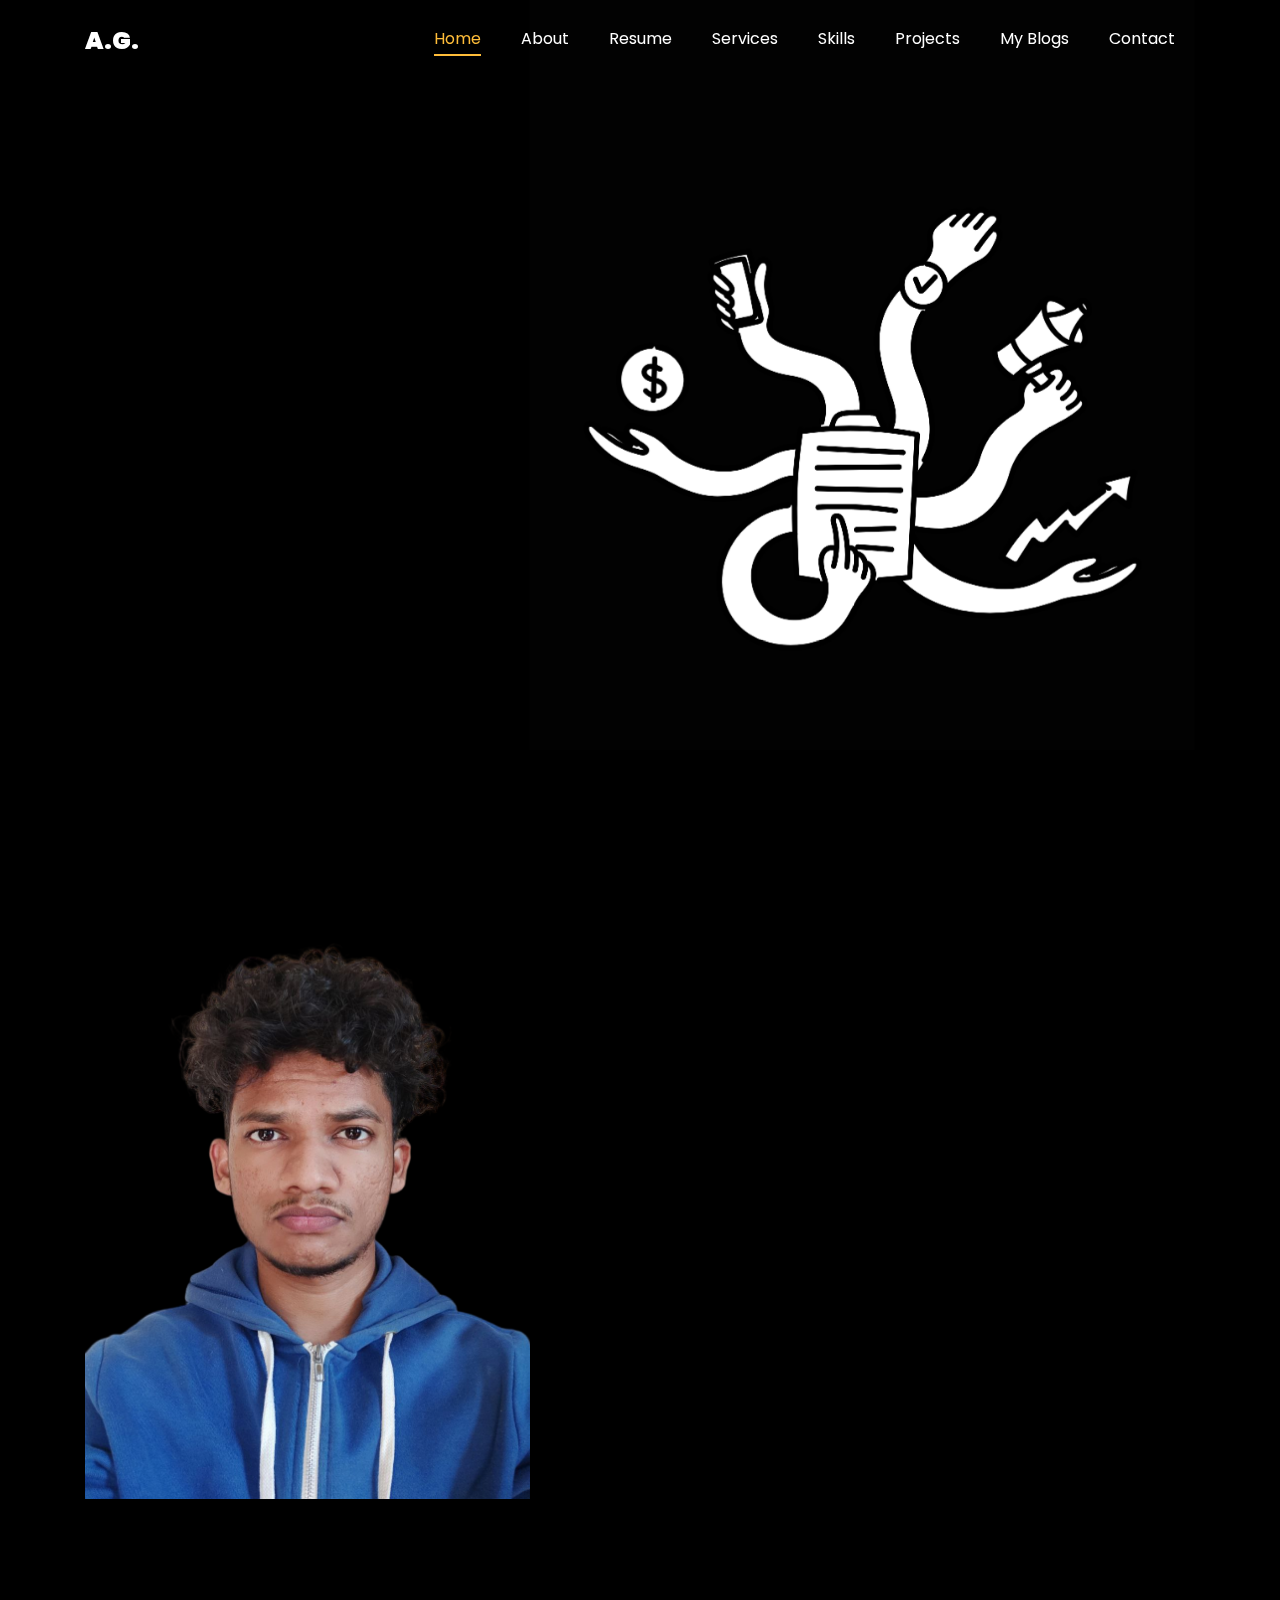
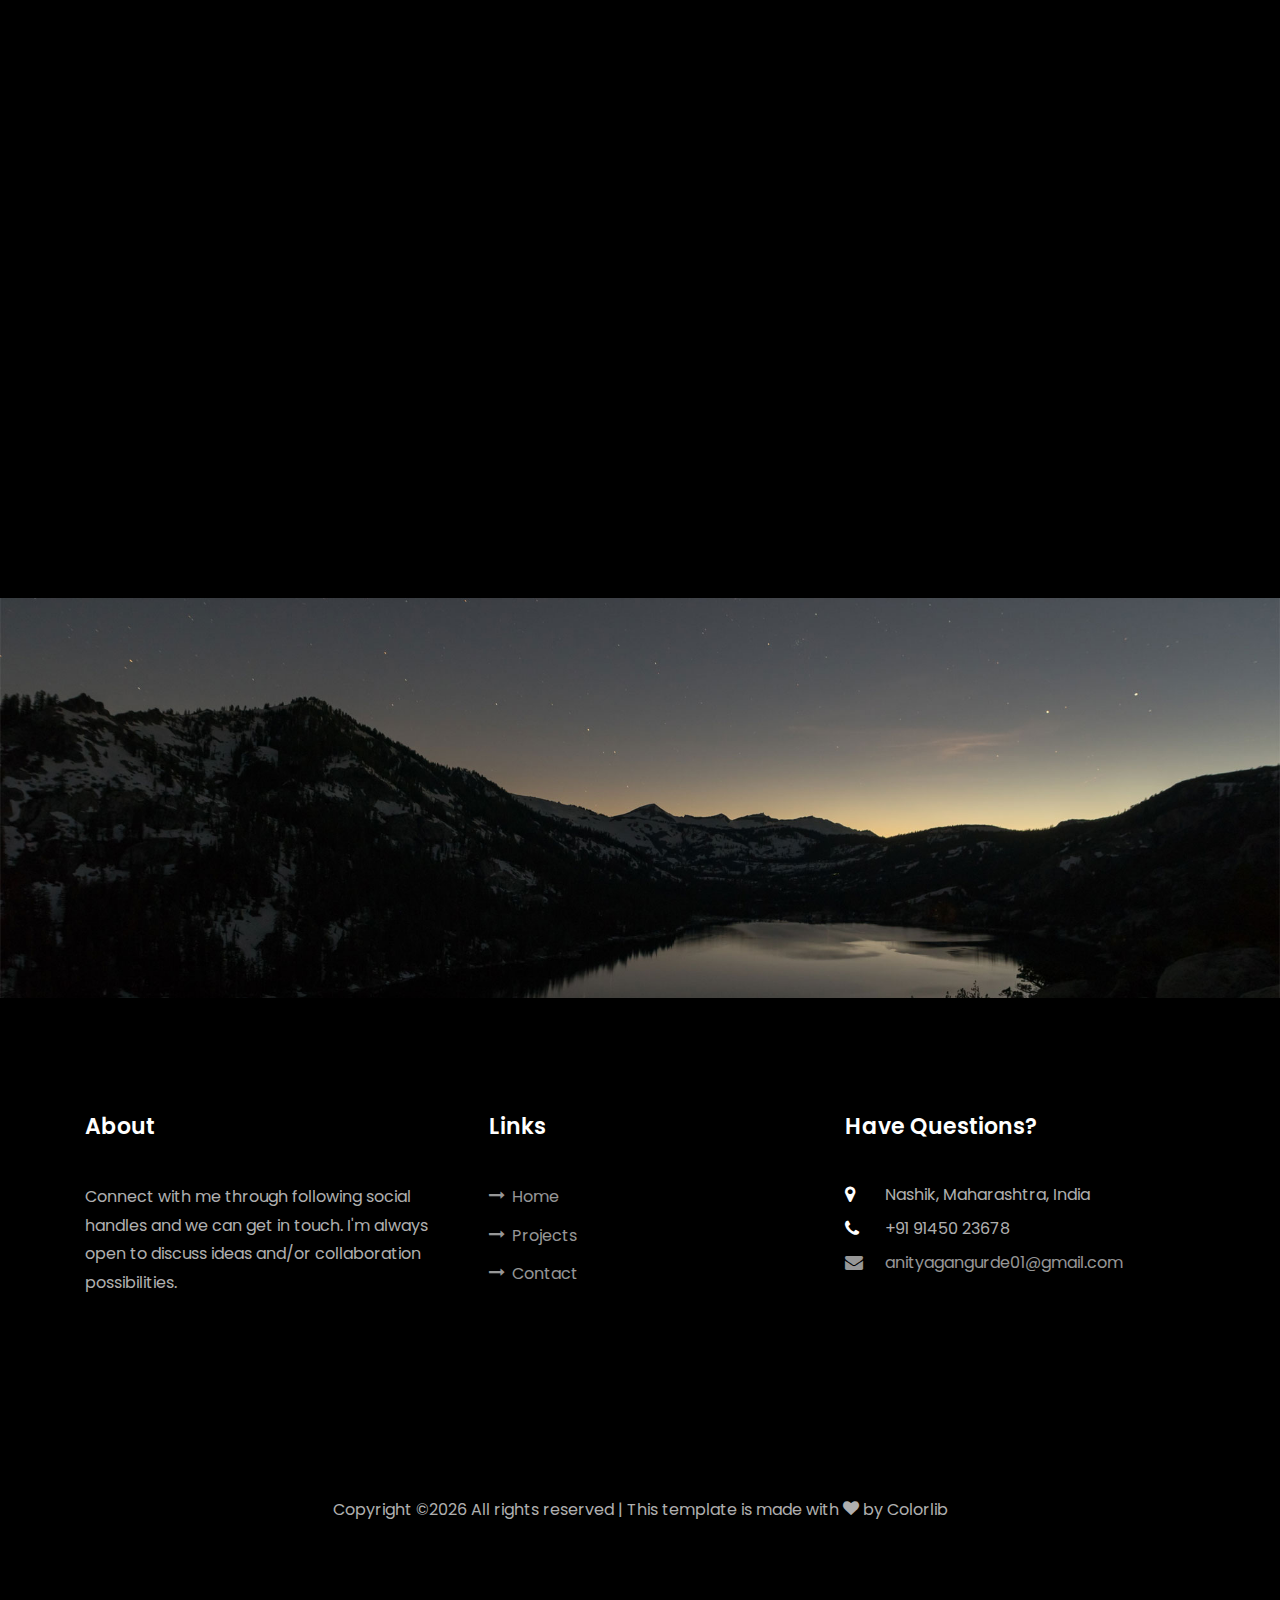
<file: prod_index.html>
<!DOCTYPE html>
<html lang="en">
  <head>
    <title>Anitya Gangurde Profile Portfolio</title>
    <meta charset="utf-8">
    <meta name="viewport" content="width=device-width, initial-scale=1, shrink-to-fit=no">
    
    <link href="https://fonts.googleapis.com/css?family=Poppins:100,200,300,400,500,600,700,800,900" rel="stylesheet">

    <link rel="stylesheet" href="css/open-iconic-bootstrap.min.css">
    <link rel="stylesheet" href="css/animate.css">
    
    <link rel="stylesheet" href="css/owl.carousel.min.css">
    <link rel="stylesheet" href="css/owl.theme.default.min.css">
    <link rel="stylesheet" href="css/magnific-popup.css">

    <link rel="stylesheet" href="css/aos.css">

    <link rel="stylesheet" href="css/ionicons.min.css">
    
    <link rel="stylesheet" href="css/flaticon.css">
    <link rel="stylesheet" href="css/icomoon.css">
    <link rel="stylesheet" href="css/style.css">
  </head>
  <body data-spy="scroll" data-target=".site-navbar-target" data-offset="300">
	  
	  
    <nav class="navbar navbar-expand-lg navbar-dark ftco_navbar ftco-navbar-light site-navbar-target" id="ftco-navbar">
	    <div class="container">
	      <a class="navbar-brand" href="prod_index.html">A.G.</a>
	      <button class="navbar-toggler js-fh5co-nav-toggle fh5co-nav-toggle" type="button" data-toggle="collapse" data-target="#ftco-nav" aria-controls="ftco-nav" aria-expanded="false" aria-label="Toggle navigation">
	        <span class="oi oi-menu"></span> Menu
	      </button>

	      <div class="collapse navbar-collapse" id="ftco-nav">
	        <ul class="navbar-nav nav ml-auto">
	          <li class="nav-item"><a href="#home-section" class="nav-link"><span>Home</span></a></li>
	          <li class="nav-item"><a href="#about-section" class="nav-link"><span>About</span></a></li>
	          <li class="nav-item"><a href="#resume-section" class="nav-link"><span>Resume</span></a></li>
	          <li class="nav-item"><a href="#services-section" class="nav-link"><span>Services</span></a></li>
	          <li class="nav-item"><a href="#skills-section" class="nav-link"><span>Skills</span></a></li>
	          <li class="nav-item"><a href="#projects-section" class="nav-link"><span>Projects</span></a></li>
	          <li class="nav-item"><a href="#blog-section" class="nav-link"><span>My Blogs</span></a></li>
	          <li class="nav-item"><a href="#contact-section" class="nav-link"><span>Contact</span></a></li>
	        </ul>
	      </div>
	    </div>
	  </nav>
	  <section id="home-section" class="hero">
		  <div class="home-slider  owl-carousel">
	      <div class="slider-item ">
	      	<div class="overlay"></div>
	        <div class="container">
	          <div class="row d-md-flex no-gutters slider-text align-items-end justify-content-end" data-scrollax-parent="true">
	          	<div class="one-third js-fullheight order-md-last img" style="background-image:url(images/bg_0.png);">
	          		<div class="overlay"></div>
	          	</div>
		          <div class="one-forth d-flex  align-items-center ftco-animate" data-scrollax=" properties: { translateY: '70%' }">
		          	<div class="text">
		          		<span class="subheading">Hello!</span>
			            <h1 class="mb-4 mt-3">I'm <span>Anitya Gangurde</span></h1>
			            <h2 class="mb-4">Product Management Specialist</h2>
			            <p><a href="#about-section" class="btn btn-primary py-3 px-4">Hire me</a> <a href="#resume-section" class="btn btn-white btn-outline-white py-3 px-4">My works</a></p>
		            </div>
		          </div>
	        	</div>
	        </div>
	      </div>
	    </div>
    </section>

    <section class="ftco-about img ftco-section ftco-no-pb" id="about-section">
    	<div class="container">
    		<div class="row d-flex">
    			<div class="col-md-6 col-lg-5 d-flex">
    				<div class="img-about img d-flex align-items-stretch">
    					<div class="overlay"></div>
	    				<div class="img d-flex align-self-stretch align-items-center" style="background-image:url(images/profile.png);">
	    				</div>
    				</div>
    			</div>
    			<div class="col-md-6 col-lg-7 pl-lg-5 pb-5">
    				<div class="row justify-content-start pb-3">
		          <div class="col-md-12 heading-section ftco-animate">
		          	<h1 class="big">About</h1>
		            <h2 class="mb-4">About Me</h2>
		            <p>A small river named Duden flows by their place and supplies it with the necessary regelialia.</p>
		            <ul class="about-info mt-4 px-md-0 px-2">
		            	<li class="d-flex"><span>Name:</span> <span>Anitya Gangurde/span></li>
		            	<li class="d-flex"><span>Date of birth:</span> <span>May 16, 1999</span></li>
		            	<li class="d-flex"><span>Address:</span> <span>Nashik MH INDIA</span></li>
		            	<li class="d-flex"><span>Zip code:</span> <span>422004</span></li>
		            	<li class="d-flex"><span>Email:</span> <span>anityagangurde01@gmail.com</span></li>
		            	<li class="d-flex"><span>Phone: </span> <span>(+91) 91450 23678</span></li>
		            </ul>
		          </div>
		        </div>
	          <div class="counter-wrap ftco-animate d-flex mt-md-3">
              <div class="text">
              	<p class="mb-4">
	                <span class="number" data-number="6">0</span>
	                <span>Projects experience</span>
                </p>
                <p><a href="#" class="btn btn-primary py-3 px-3">Download Resumé</a></p>
              </div>
	          </div>
	        </div>
        </div>
    	</div>
    </section>

    <section class="ftco-section ftco-no-pb" id="resume-section">
    	<div class="container">
    		<div class="row justify-content-center pb-5">
          <div class="col-md-10 heading-section text-center ftco-animate">
          	<h1 class="big big-2">Resumé</h1>
            <h2 class="mb-4">Resumé</h2>
            <p>A small river named Duden flows by their place and supplies it with the necessary regelialia. It is a paradisematic country, in which roasted parts of sentences fly into your mouth.</p>
          </div>
        </div>
    		<div class="row">
    			<div class="col-md-6">
    				<div class="resume-wrap ftco-animate">
    					<span class="date">2016-2020</span>
    					<h2>Bachelors Degree of Engineering</h2>
    					<span class="position">MET BKC IOE, Nashik</span>
    					<p class="mt-4">Completed his degree of Engineering in Mechanical field. Showed high interests towards Maths and Thermodynamics and learnt how to imbibe new concepts faster. Showed team leading qualities whenever possible in events. Was learning coding part time.</p>
    				</div>
    				<div class="resume-wrap ftco-animate">
    					<span class="date">Mar 2022 - Sept 2022</span>
    					<h2>Product Management Intern</h2>
    					<span class="position">Revca Technologies</span>
    					<p class="mt-4">Conducted user research and market research. Worked on competitive analysis of platforms providing No Code AutoML solutions. Wore multiple hats in product, marketing, etc.</p>
    				</div>
    				<div class="resume-wrap ftco-animate">
    					<span class="date">Jan 2023 - Present</span>
    					<h2>Associate Product Manager & QA</h2>
    					<span class="position">Clarience Technologies</span>
    					<p class="mt-4">Worked with Clarience, a firm in Michigan, US, dealing with telematics sensors for trucks and fleet management software. Was involved in product design, product planning, backlog creation, testing suite development, etc.</p>
    				</div>
    			</div>

    			<div class="col-md-6">
    				<div class="resume-wrap ftco-animate">
    					<span class="date">Dec 2020 - Feb 2022</span>
    					<h2>Learning Break</h2>
    					<span class="position">Home</span>
    					<p class="mt-4">Wanted to do something more so transitioned from Mechanical Engg. Learnt about Machine Learning and AI through online courses and books. Did hands-on projects to get more idea (Refer Github).</p>
    				</div>
    				<div class="resume-wrap ftco-animate">
    					<span class="date">Sep 2022 - Present</span>
    					<h2>Product Owner</h2>
    					<span class="position">Revca Technologies</span>
    					<p class="mt-4">Converted to a full time Product role. Acted as a product designer, manager, marketing manager, etc. Was involved and learnt about the entire Product Development pipeline for the organizations AI applications. Was involved in 3 major projects.</p>
    				</div>
    			</div>
    		</div>
    		<div class="row justify-content-center mt-5">
    			<div class="col-md-6 text-center ftco-animate">
    				<p><a href="#" class="btn btn-primary py-4 px-5">Download Resume</a></p>
    			</div>
    		</div>
    	</div>
    </section>

    <section class="ftco-section" id="services-section">
    	<div class="container">
    		<div class="row justify-content-center py-5 mt-5">
          <div class="col-md-12 heading-section text-center ftco-animate">
          	<h1 class="big big-2">Experience</h1>
            <h2 class="mb-4">Experiences in</h2>
            <p>What have I learnt over my whole experience?</p>
          </div>
        </div>
    		<div class="row">
					<div class="col-md-4 text-center d-flex ftco-animate">
						<a href="#" class="services-1">
							<span class="icon">
								<i class="flaticon-analysis"></i>
							</span>
							<div class="desc">
								<h3 class="mb-5">Product Design</h3>
							</div>
						</a>
					</div>
					<div class="col-md-4 text-center d-flex ftco-animate">
						<a href="#" class="services-1">
							<span class="icon">
								<i class="flaticon-flasks"></i>
							</span>
							<div class="desc">
								<h3 class="mb-5">Product Dev LifeCycle</h3>
							</div>
						</a>
					</div>
					<div class="col-md-4 text-center d-flex ftco-animate">
						<a href="#" class="services-1">
							<span class="icon">
								<i class="flaticon-ideas"></i>
							</span>
							<div class="desc">
								<h3 class="mb-5">Product Research</h3>
							</div>
						</a>
					</div>

					<div class="col-md-4 text-center d-flex ftco-animate">
						<a href="#" class="services-1">
							<span class="icon">
								<i class="flaticon-analysis"></i>
							</span>
							<div class="desc">
								<h3 class="mb-5">QA & Testing</h3>
							</div>
						</a>
					</div>
					<div class="col-md-4 text-center d-flex ftco-animate">
						<a href="#" class="services-1">
							<span class="icon">
								<i class="flaticon-flasks"></i>
							</span>
							<div class="desc">
								<h3 class="mb-5">Marketing</h3>
							</div>
						</a>
					</div>
					<div class="col-md-4 text-center d-flex ftco-animate">
						<a href="#" class="services-1">
							<span class="icon">
								<i class="flaticon-ideas"></i>
							</span>
							<div class="desc">
								<h3 class="mb-5">Product Strategy</h3>
							</div>
						</a>
					</div>
				</div>
    	</div>
    </section>

		
		<section class="ftco-section" id="skills-section">
			<div class="container">
				<div class="row justify-content-center pb-5">
          <div class="col-md-12 heading-section text-center ftco-animate">
          	<h1 class="big big-2">Skills</h1>
            <h2 class="mb-4">My Skills</h2>
            <p>What are skills that I acquired?</p>
          </div>
        </div>
				<div class="row">
					<div class="col-md-6 animate-box">
						<div class="progress-wrap ftco-animate">
							<h3>Python</h3>
							<div class="progress">
							 	<div class="progress-bar color-1" role="progressbar" aria-valuenow="90"
							  	aria-valuemin="0" aria-valuemax="100" style="width:70%">
							    <span>70%</span>
							  	</div>
							</div>
						</div>
					</div>
					<div class="col-md-6 animate-box">
						<div class="progress-wrap ftco-animate">
							<h3>Playwright</h3>
							<div class="progress">
							 	<div class="progress-bar color-2" role="progressbar" aria-valuenow="85"
							  	aria-valuemin="0" aria-valuemax="100" style="width:85%">
							    <span>85%</span>
							  	</div>
							</div>
						</div>
					</div>
					<div class="col-md-6 animate-box">
						<div class="progress-wrap ftco-animate">
							<h3>Azure DevOps</h3>
							<div class="progress">
							 	<div class="progress-bar color-2" role="progressbar" aria-valuenow="85"
							  	aria-valuemin="0" aria-valuemax="100" style="width:85%">
							    <span>85%</span>
							  	</div>
							</div>
						</div>
					</div>
					<div class="col-md-6 animate-box">
						<div class="progress-wrap ftco-animate">
							<h3>Office Suite</h3>
							<div class="progress">
							 	<div class="progress-bar color-2" role="progressbar" aria-valuenow="85"
							  	aria-valuemin="0" aria-valuemax="100" style="width:95%">
							    <span>95%</span>
							  	</div>
							</div>
						</div>
					</div>
					<div class="col-md-6 animate-box">
						<div class="progress-wrap ftco-animate">
							<h3>Documentation</h3>
							<div class="progress">
							 	<div class="progress-bar color-2" role="progressbar" aria-valuenow="85"
							  	aria-valuemin="0" aria-valuemax="100" style="width:90%">
							    <span>90%</span>
							  	</div>
							</div>
						</div>
					</div>
					<div class="col-md-6 animate-box">
						<div class="progress-wrap ftco-animate">
							<h3>Social Media Marketing</h3>
							<div class="progress">
							 	<div class="progress-bar color-2" role="progressbar" aria-valuenow="85"
							  	aria-valuemin="0" aria-valuemax="100" style="width:85%">
							    <span>85%</span>
							  	</div>
							</div>
						</div>
					</div>
					<div class="col-md-6 animate-box">
						<div class="progress-wrap ftco-animate">
							<h3>Canva</h3>
							<div class="progress">
							 	<div class="progress-bar color-3" role="progressbar" aria-valuenow="95"
							  	aria-valuemin="0" aria-valuemax="100" style="width:95%">
							    <span>95%</span>
							  	</div>
							</div>
						</div>
					</div>
					<div class="col-md-6 animate-box">
						<div class="progress-wrap ftco-animate">
							<h3>Figma</h3>
							<div class="progress">
							 	<div class="progress-bar color-4" role="progressbar" aria-valuenow="90"
							  	aria-valuemin="0" aria-valuemax="100" style="width:80%">
							    <span>80%</span>
							  	</div>
							</div>
						</div>
					</div>
					<div class="col-md-6 animate-box">
						<div class="progress-wrap ftco-animate">
							<h3>WordPress</h3>
							<div class="progress">
							 	<div class="progress-bar color-5" role="progressbar" aria-valuenow="70"
							  	aria-valuemin="0" aria-valuemax="100" style="width:80%">
							    <span>80%</span>
							  	</div>
							</div>
						</div>
					</div>
					<div class="col-md-6 animate-box">
						<div class="progress-wrap ftco-animate">
							<h3>SEO</h3>
							<div class="progress">
							 	<div class="progress-bar color-6" role="progressbar" aria-valuenow="80"
							  	aria-valuemin="0" aria-valuemax="100" style="width:60%">
							    <span>60%</span>
							  	</div>
							</div>
						</div>
					</div>
				</div>
			</div>
		</section>
 

    <section class="ftco-section ftco-project" id="projects-section">
    	<div class="container">
    		<div class="row justify-content-center pb-5">
          <div class="col-md-12 heading-section text-center ftco-animate">
          	<h1 class="big big-2">Projects</h1>
            <h2 class="mb-4">Personal Projects</h2>
            <p>Some personal projects I have worked on in free time</p>
          </div>
        </div>
    		<div class="row">
    			<div class="col-md-4">
    				<a href="https://www.figma.com/proto/WwB5eKJ6ygr3qnYdyBo6uY/Secret_project?type=design&node-id=199-1158&t=cN7hHx5ZIs4lGSxR-1&scaling=scale-down&page-id=0%3A1&starting-point-node-id=199%3A1158&show-proto-sidebar=1&mode=design">
    				<div class="project img ftco-animate d-flex justify-content-center align-items-center" style="background-image: url(images/logo.png);">
    					<div class="overlay"></div>
    					
	    				<div class="text text-center p-4">
	    					<h3>Lonie a new dating app</h3>
	    					<span>Click to view prototype</span>
	    				</div>
    				</div></a>
  				</div>
  				<div class="col-md-8">
  					<a href="real-dating-app.html">
    				<div class="project img ftco-animate d-flex justify-content-center align-items-center" style="background-image: url(images/project-5.jpg);">
    					<div class="overlay"></div>
	    				<div class="text text-center p-4">
	    					<h3>Lonie - an app to eradicate loneliness</h3>
	    					<span>Click to view project details</span>
	    				</div>
    				</div></a>
  				</div>    				
    			</div>
    			<div class="row">
    			
	  				<div class="col-md-4">
	    				<a href="https://www.figma.com/proto/SN5kZZykoIwKdu4dSvmyID/Research_Fund?type=design&node-id=9-64&t=esQUrCJFw02YxQ5G-1&scaling=scale-down&page-id=0%3A1&starting-point-node-id=10%3A248&mode=design">
	    				<div class="project img ftco-animate d-flex justify-content-center align-items-center" style="background-image: url(images/labcap_logo_1.png);">
	    					<div class="overlay"></div>
	    					
		    				<div class="text text-center p-4">
		    					<h3>LabCap - Crowdsource funding to excel Science</h3>
		    					<span>Click to view prototype</span>
		    				</div>
	    				</div></a>
	  				</div>  
	  				<div class="col-md-8">
  					<a href="research-thing.html">
	    				<div class="project img ftco-animate d-flex justify-content-center align-items-center" style="background-image: url(images/project-5.jpg);">
	    					<div class="overlay"></div>
		    				<div class="text text-center p-4">
		    					<h3>LabCap - Showcase your research. Get Funded. Excel Science.</h3>
		    					<span>Click to view project details</span>
		    				</div>
	    				</div></a>
  					</div>  				
    			</div>
    		</div>
    	</div>
    </section>


    <section class="ftco-section" id="blog-section">
      <div class="container">
        <div class="row justify-content-center mb-5 pb-5">
          <div class="col-md-7 heading-section text-center ftco-animate">
            <h1 class="big big-2">Blog</h1>
            <h2 class="mb-4">My Blog</h2>
            <p>My blogs on topics such as AI, machine learning and technology</p>
          </div>
        </div>
        <div class="row d-flex">
          <div class="col-md-4 d-flex ftco-animate">
          	<div class="blog-entry justify-content-end">
              <a href="single.html" class="block-20" style="background-image: url('images/image_1.jpg');">
              </a>
              <div class="text mt-3 float-right d-block">
              	<div class="d-flex align-items-center mb-3 meta">
	                <p class="mb-0">
	                	<span class="mr-2">July 12, 2022</span>
	                	<a href="#" class="mr-2">Admin</a>
	                	<a href="#" class="meta-chat"><span class="icon-chat"></span> 0</a>
	                </p>
                </div>
                <h3 class="heading"><a href="https://anityagan9urde.medium.com/what-is-bloom-2aedf7383aac?source=user_profile---------0----------------------------">BLOOM: A Text Generative Large Language Model for 46+ Languages!</a></h3>
                <p>Read more on how BLOOM was developed with a collaborative effort of multiple nations.</p>
              </div>
            </div>
          </div>
          <div class="col-md-4 d-flex ftco-animate">
          	<div class="blog-entry justify-content-end">
              <a href="single.html" class="block-20" style="background-image: url('images/image_2.jpg');">
              </a>
              <div class="text mt-3 float-right d-block">
              	<div class="d-flex align-items-center mb-3 meta">
	                <p class="mb-0">
	                	<span class="mr-2">June 29, 2022</span>
	                	<a href="#" class="mr-2">Admin</a>
	                	<a href="#" class="meta-chat"><span class="icon-chat"></span> 0</a>
	                </p>
                </div>
                <h3 class="heading"><a href="https://medium.com/@revca-technologies/yolov6-explained-in-simple-terms-c46a0248bddc">YOLOv6 : Explanation, Features and Implementation</a></h3>
                <p>YOLOv6 is a recent addition to the long line of state-of-the-art object detection YOLO models...</p>
              </div>
            </div>
          </div>
        </div>
      </div>
    </section>

    <!-- <section class="ftco-section ftco-no-pt ftco-no-pb ftco-counter img" id="section-counter">
    	<div class="container">
				<div class="row d-md-flex align-items-center">
          <div class="col-md d-flex justify-content-center counter-wrap ftco-animate">
            <div class="block-18">
              <div class="text">
                <strong class="number" data-number="interests">0</strong>
                <span>Gazillion</span>
              </div>
            </div>
          </div>
          <div class="col-md d-flex justify-content-center counter-wrap ftco-animate">
            <div class="block-18">
              <div class="text">
                <strong class="number" data-number="6">0</strong>
                <span>Complete Projects</span>
              </div>
            </div>
          </div>
          <div class="col-md d-flex justify-content-center counter-wrap ftco-animate">
            <div class="block-18">
              <div class="text">
                <strong class="number" data-number="1200">0</strong>
                <span>Ideas</span>
              </div>
            </div>
          </div>
          <div class="col-md d-flex justify-content-center counter-wrap ftco-animate">
            <div class="block-18">
              <div class="text">
                <strong class="number" data-number="3000">0</strong>
                <span>love you</span>
              </div>
            </div>
          </div>
        </div>
      </div>
    </section> -->

    <section class="ftco-section ftco-hireme img margin-top" style="background-image: url(images/bg_1.jpg)">
			<div class="container">
				<div class="row justify-content-center">
					<div class="col-md-7 ftco-animate text-center">
						<h2>Let us <span>Connect</span>!</h2>
						<p></p>
						<p class="mb-0"><a href="https://www.linkedin.com/anityagan9urde" class="btn btn-primary py-3 px-5">Connect with me</a></p>
					</div>
				</div>
			</div>
		</section>
		

    <footer class="ftco-footer ftco-section">
      <div class="container">
        <div class="row mb-5">
          <div class="col-md">
            <div class="ftco-footer-widget mb-4">
              <h2 class="ftco-heading-2">About</h2>
              <p>Connect with me through following social handles and we can get in touch. I'm always open to discuss ideas and/or collaboration possibilities.</p>
              <ul class="ftco-footer-social list-unstyled float-md-left float-lft mt-5">
                <li class="ftco-animate"><a href="https://www.linkedin.com/in/anityagan9urde/"><span class="icon-linkedin"></span></a></li>
                <li class="ftco-animate"><a href="https://anityagan9urde.medium.com"><span class="icon-medium"></span></a></li>
                <!-- <li class="ftco-animate"><a href="#"><span class="icon-instagram"></span></a></li> -->
              </ul>
            </div>
          </div>
          <div class="col-md">
            <div class="ftco-footer-widget mb-4 ml-md-4">
              <h2 class="ftco-heading-2">Links</h2>
              <ul class="list-unstyled">
                <li><a href="#"><span class="icon-long-arrow-right mr-2"></span>Home</a></li>
                <li><a href="#"><span class="icon-long-arrow-right mr-2"></span>Projects</a></li>
                <li><a href="#"><span class="icon-long-arrow-right mr-2"></span>Contact</a></li>
              </ul>
            </div>
          </div>
<!--           <div class="col-md">
             <div class="ftco-footer-widget mb-4">
              <h2 class="ftco-heading-2">Services</h2>
              <ul class="list-unstyled">
                <li><a href="#"><span class="icon-long-arrow-right mr-2"></span>Web Design</a></li>
                <li><a href="#"><span class="icon-long-arrow-right mr-2"></span>Web Development</a></li>
                <li><a href="#"><span class="icon-long-arrow-right mr-2"></span>Business Strategy</a></li>
                <li><a href="#"><span class="icon-long-arrow-right mr-2"></span>Data Analysis</a></li>
                <li><a href="#"><span class="icon-long-arrow-right mr-2"></span>Graphic Design</a></li>
              </ul>
            </div>
          </div> -->
          <div class="col-md">
            <div class="ftco-footer-widget mb-4">
            	<h2 class="ftco-heading-2">Have Questions?</h2>
            	<div class="block-23 mb-3">
	              <ul>
	                <li><span class="icon icon-map-marker"></span><span class="text">Nashik, Maharashtra, India</span></li>
	                <li><span class="icon icon-phone"></span><span class="text">+91 91450 23678</span></li>
	                <li><a href="mailto:anityagangurde01@gmail.com"><span class="icon icon-envelope"></span><span class="text">anityagangurde01@gmail.com</span></a></li>
	              </ul>
	            </div>
            </div>
          </div>
        </div>
        <div class="row">
          <div class="col-md-12 text-center">

            <p><!-- Link back to Colorlib can't be removed. Template is licensed under CC BY 3.0. -->
  Copyright &copy;<script>document.write(new Date().getFullYear());</script> All rights reserved | This template is made with <i class="icon-heart color-danger" aria-hidden="true"></i> by <a href="https://colorlib.com" target="_blank">Colorlib</a>
  <!-- Link back to Colorlib can't be removed. Template is licensed under CC BY 3.0. --></p>
          </div>
        </div>
      </div>
    </footer>
    
  

  <!-- loader -->
  <div id="ftco-loader" class="show fullscreen"><svg class="circular" width="48px" height="48px"><circle class="path-bg" cx="24" cy="24" r="22" fill="none" stroke-width="4" stroke="#eeeeee"/><circle class="path" cx="24" cy="24" r="22" fill="none" stroke-width="4" stroke-miterlimit="10" stroke="#F96D00"/></svg></div>


  <script src="js/jquery.min.js"></script>
  <script src="js/jquery-migrate-3.0.1.min.js"></script>
  <script src="js/popper.min.js"></script>
  <script src="js/bootstrap.min.js"></script>
  <script src="js/jquery.easing.1.3.js"></script>
  <script src="js/jquery.waypoints.min.js"></script>
  <script src="js/jquery.stellar.min.js"></script>
  <script src="js/owl.carousel.min.js"></script>
  <script src="js/jquery.magnific-popup.min.js"></script>
  <script src="js/aos.js"></script>
  <script src="js/jquery.animateNumber.min.js"></script>
  <script src="js/scrollax.min.js"></script>
  
  <script src="js/main.js"></script>
    
  </body>
</html>
</file>
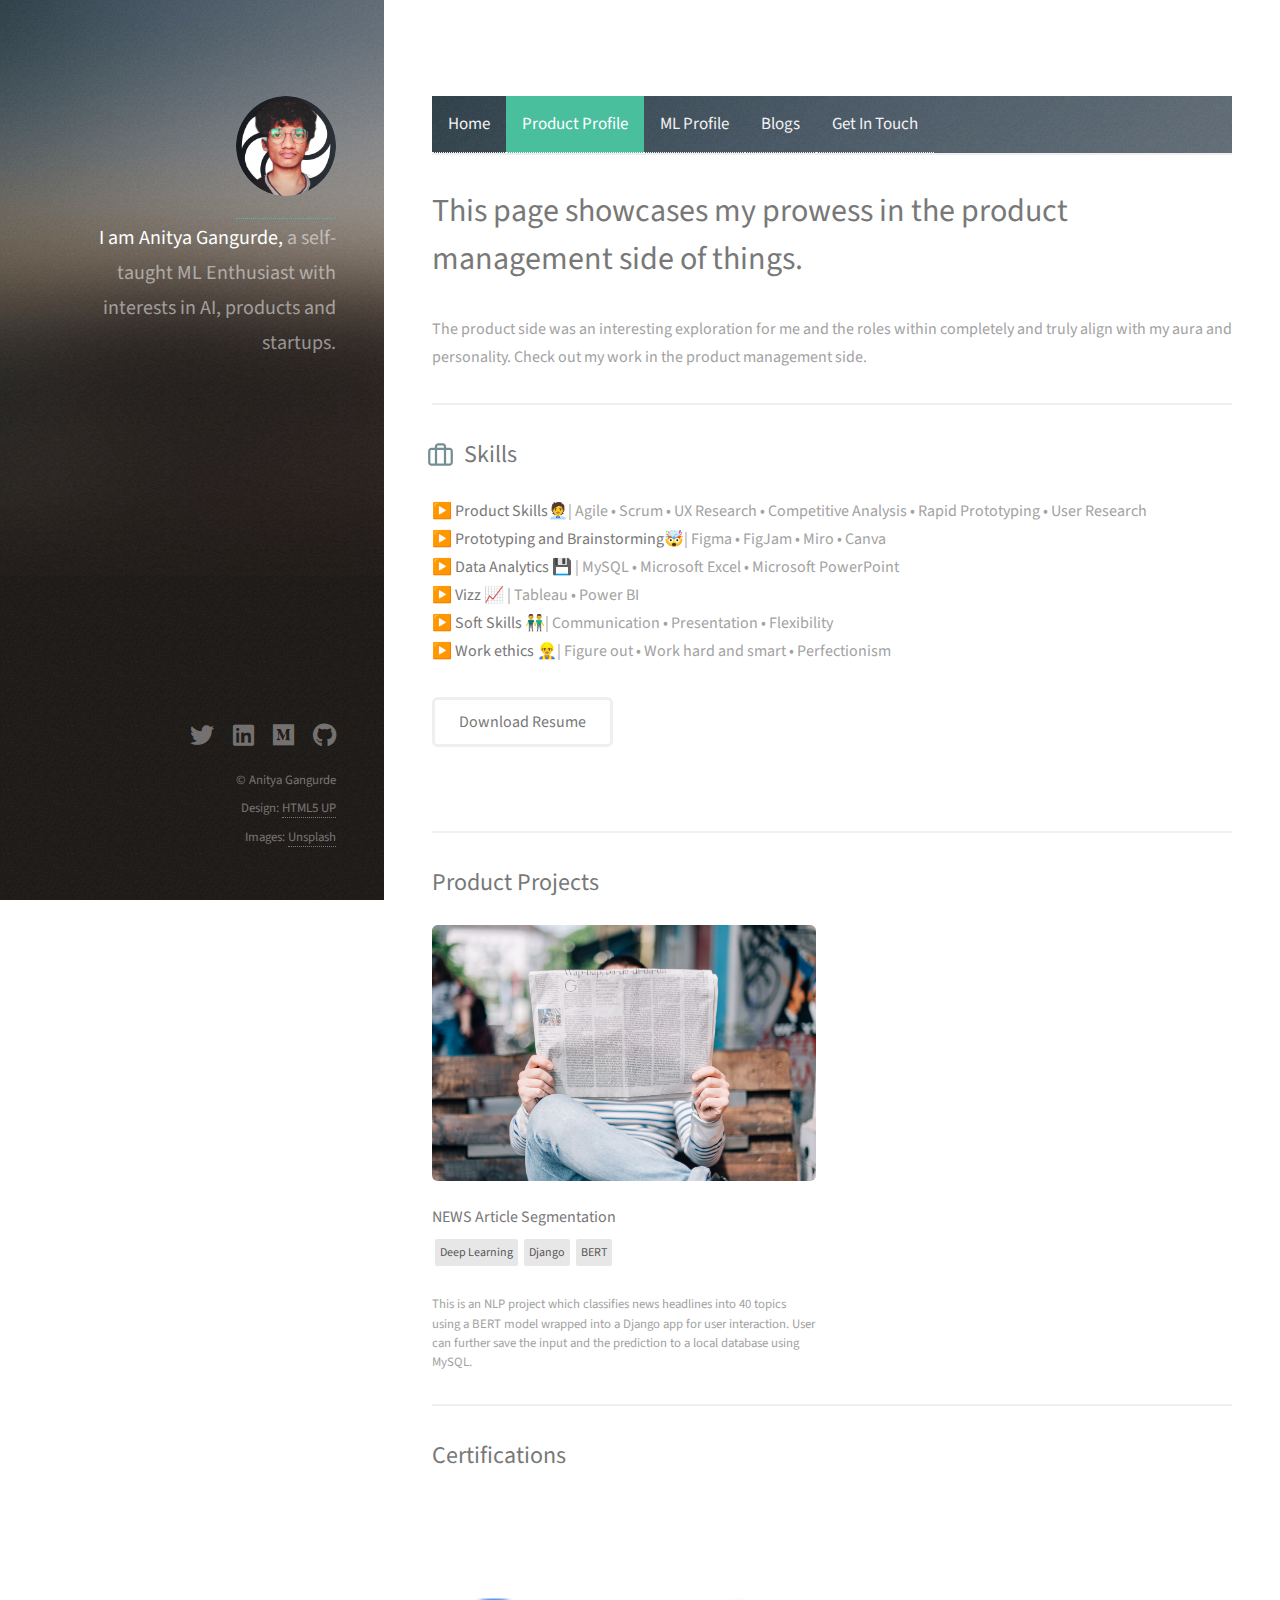
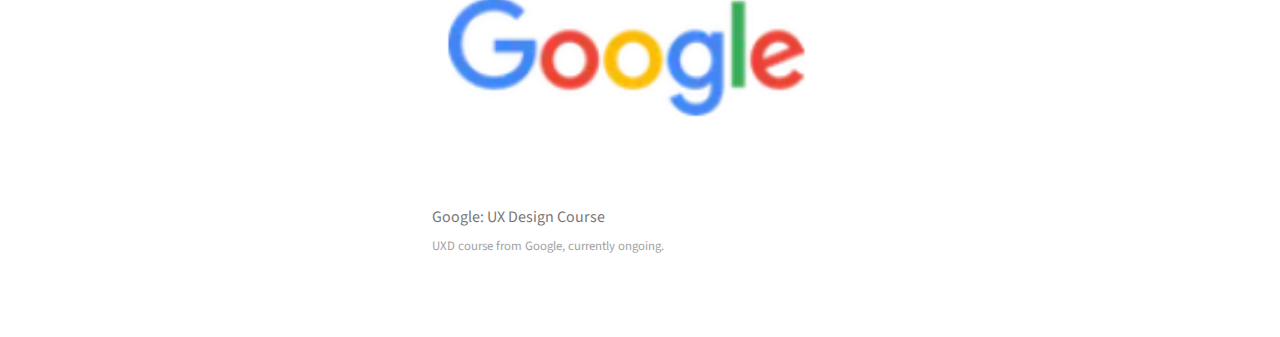
<file: product.html>
<!DOCTYPE HTML>
<!--
    Strata by HTML5 UP
    html5up.net | @ajlkn
    Free for personal and commercial use under the CCA 3.0 license (html5up.net/license)
-->
<html>
    <head>
        <title>Anitya Gangurde Portfolio Website</title>
        <meta charset="utf-8" />
        <meta name="viewport" content="width=device-width, initial-scale=1, user-scalable=no" />
        <link rel="stylesheet" href="assets/css/main.css" />
    </head>
    <body class="is-preload">
        <!-- Header -->
            <header id="header">
                <div class="inner">
                    <a href="index.html"><img class="image avatar hover-shadow zoom" src="images/avatar.jpg" alt="" /></a>
                    <h1><strong>I am Anitya Gangurde, </strong>a self-taught ML Enthusiast with interests in AI, products and startups.</h1><br>
                </div>
            </header>

        <!-- Main -->

            <div id="main">
                <!-- Navigation -->
                    <div class="topnav">
                        <a href="index.html">Home</a>
                        <a class="active" href="product.html">Product Profile</a>
                        <a href="aiml.html">ML Profile</a>
                        <a href="blogs.html">Blogs</a>
                        <a href="contact.html">Get In Touch</a>
                    </div>
		    <section id="one">
			<header class="major">
				<h2>This page showcases my prowess in the product management side of things.</h2>
			</header>
			<p>The product side was an interesting exploration for me and the roles within completely and truly align with my aura and personality. Check out my work in the product management side.</p>
		</section>
	
		<section class="hacker-badges">
			<div class="inner" style="align-content: left;">
				<header class="section-card-header">
				<svg viewBox="0 0 24 24" width="1.5em" height="1.5em" class="section-card-icon ui-svg-icon" fill="currentColor"><path d="M20 6h-3V5c0-1.6-1.3-3-2.9-3H10C8.4 2 7 3.3 7 4.9V6H4C2.4 6 1 7.3 1 8.9V19c0 1.6 1.3 3 2.9 3H20c1.6 0 3-1.3 3-2.9V9c0-1.6-1.3-3-2.9-3H20zM9 5c0-.5.4-1 .9-1H14c.5 0 1 .4 1 .9V6H9V5zm6 3v12H9V8h6zM3 19V9c0-.5.4-1 .9-1H7v12H4c-.5 0-1-.4-1-.9V19zm18 0c0 .5-.4 1-.9 1H17V8h3c.5 0 1 .4 1 .9V19z"></path></svg>
				<h2>Skills</h2>
				</header>
				<p>
				▶️ <strong>Product Skills🧑‍💼</strong>| Agile • Scrum • UX Research • Competitive Analysis • Rapid Prototyping • User Research<br />
				▶️ <strong>Prototyping and Brainstorming🤯</strong>| Figma • FigJam • Miro • Canva<br />
				▶️ <strong>Data Analytics 💾 </strong>| MySQL • Microsoft Excel • Microsoft PowerPoint<br />
				▶️ <strong>Vizz 📈 </strong>| Tableau • Power BI<br />
				▶️ <strong>Soft Skills 👬</strong>| Communication • Presentation • Flexibility<br />
				▶️ <strong>Work ethics 👷‍♂️</strong>| Figure out • Work hard and smart • Perfectionism<br /></p>

				<div>
					<a href="" class="button button-shadow button-zoom" download>Download Resume</a>
				</div>
				<br><br><br>
			</div>
		</section>
		<section id="productprojects">
			<h2>Product Projects</h2>
			<div class="row">
			    <article class="col-6 col-12-xsmall work-item">
				<a href="https://github.com/AnityaGan9urde/NEWS-Headline-Classifier-project"><img src="images/thumbs/newstm.jpg" class="image fit zoom deploy hover-shadow" alt="" /></a>
				<h3>NEWS Article Segmentation</h3>
				<span class="label tag shadow">Deep Learning</span><span class="label tag shadow">Django</span><span class="label tag shadow">BERT</span><br><br>
				<p>This is an NLP project which classifies news headlines into 40 topics using a BERT model wrapped into a Django app for user interaction. User can further save the input and the prediction to a local database using MySQL.</p>
			    </article>
			</div>

		</section>
	    <section id="four">
                        <h2>Certifications</h2>
                        <div class="row">
                            <article class="col-6 col-12-xsmall work-item">
                                <img id="GUXD" src="images/certs/GXUD.jpg" class="image fit thumb zoom hover-shadow cursor" alt="" onclick="openModal();currentSlide(6)" />
                                <h3>Google: UX Design Course</h3>
                                <p>UXD course from Google, currently ongoing.</p>
                            </article>
                            
                        </div>
                    </section>


        <!-- Footer -->
            <footer id="footer">
                <div class="inner">
                    <ul class="icons">
                        <li class="button-zoom"><a href="https://www.twitter.com/anitropy_42/" class="icon brands fa-twitter"><span class="label">Twitter</span></a></li>
                        <li class="button-zoom"><a href="https://www.linkedin.com/in/anityagan9urde/" class="icon brands fa-linkedin"><span class="label">LinkedIn</span></a></li>
                        <li class="button-zoom"><a href="https://anityagan9urde.medium.com/" class="icon brands fa-medium"><span class="label">Medium</span></a></li>
                        <li class="button-zoom"><a href="https://www.github.com/anityagan9urde/" class="icon brands fa-github"><span class="label">Github</span></a></li>
                    </ul>
                    <ul class="copyright">
                        <li>&copy; Anitya Gangurde</li><li>Design: <a href="http://html5up.net/strata">HTML5 UP</a></li><li>Images: <a href="https://unsplash.com/">Unsplash</a></li>
                    </ul>
                </div>
            </footer>

        <!-- Scripts -->
            <script src="assets/js/jquery.min.js"></script>
            <script src="assets/js/jquery.poptrox.min.js"></script>
            <script src="assets/js/browser.min.js"></script>
            <script src="assets/js/breakpoints.min.js"></script>
            <script src="assets/js/util.js"></script>
            <script src="assets/js/main.js"></script>

    </body>
</html>
</file>
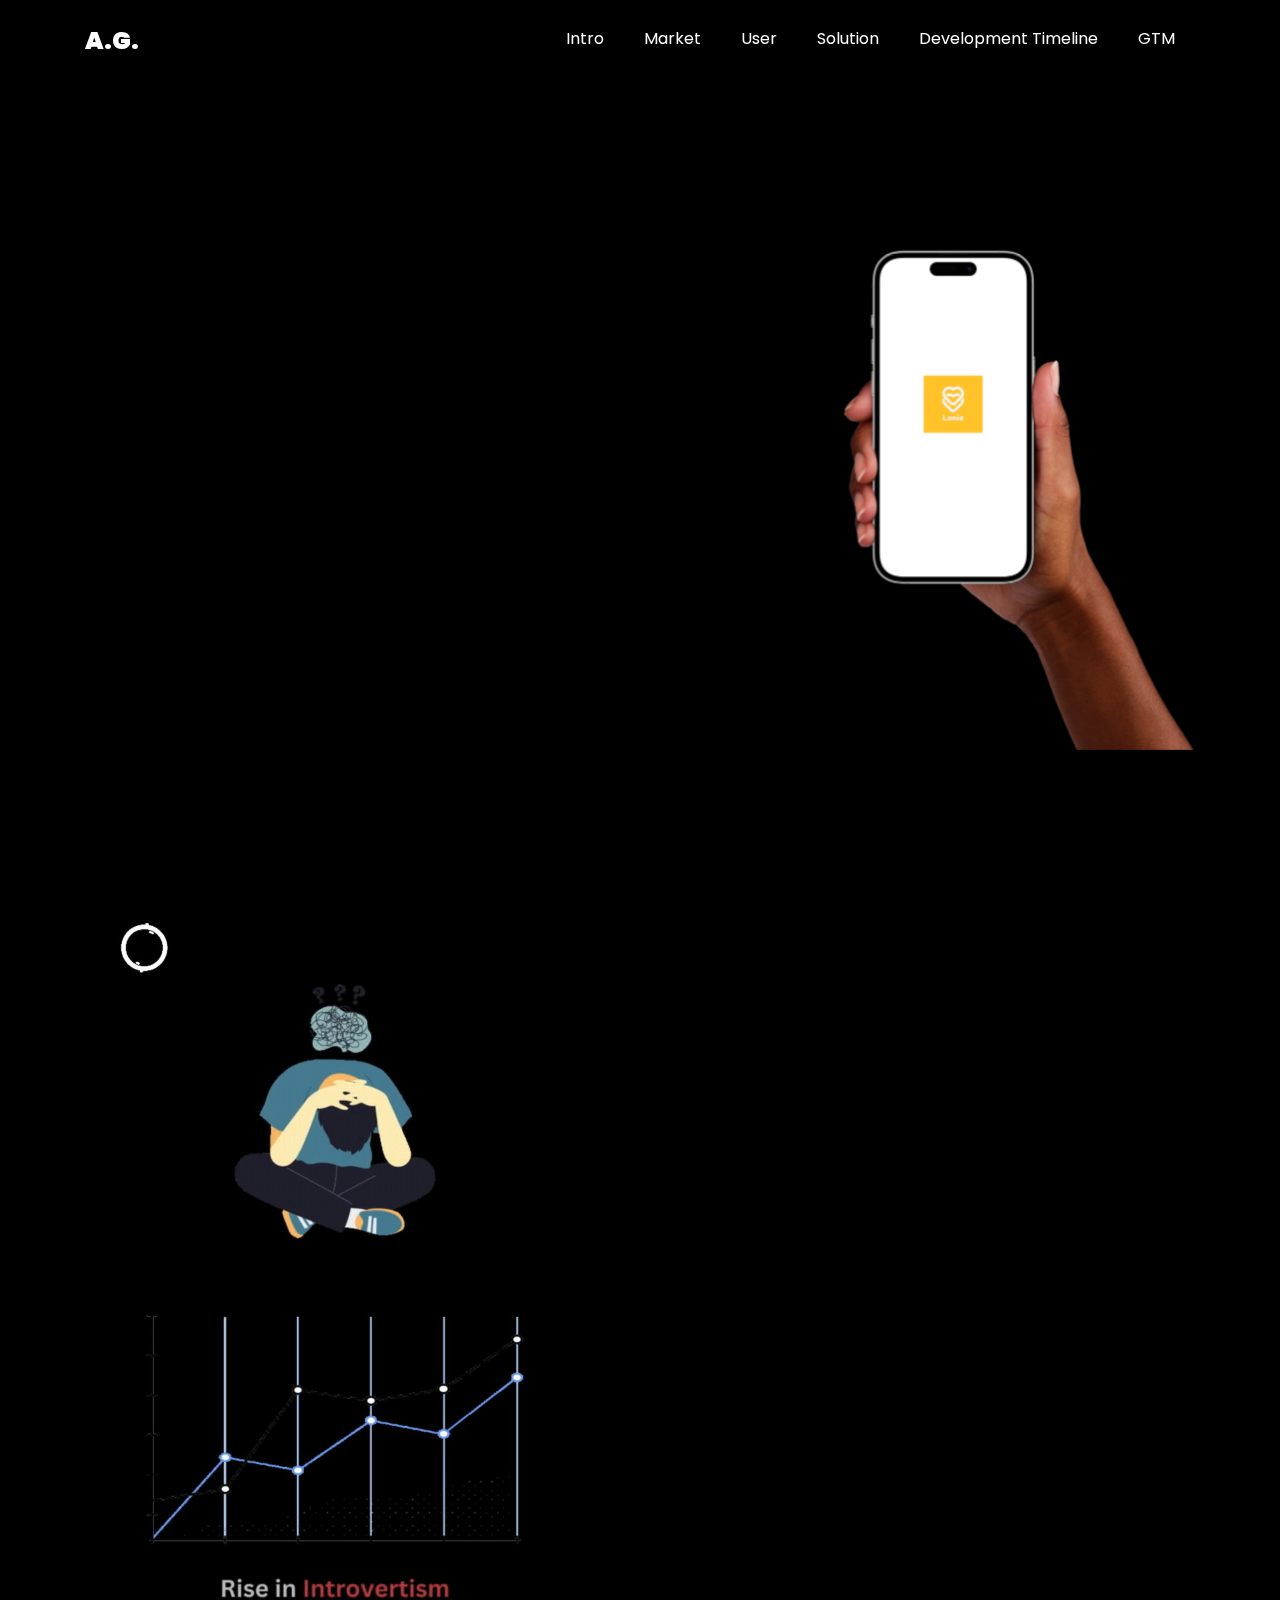
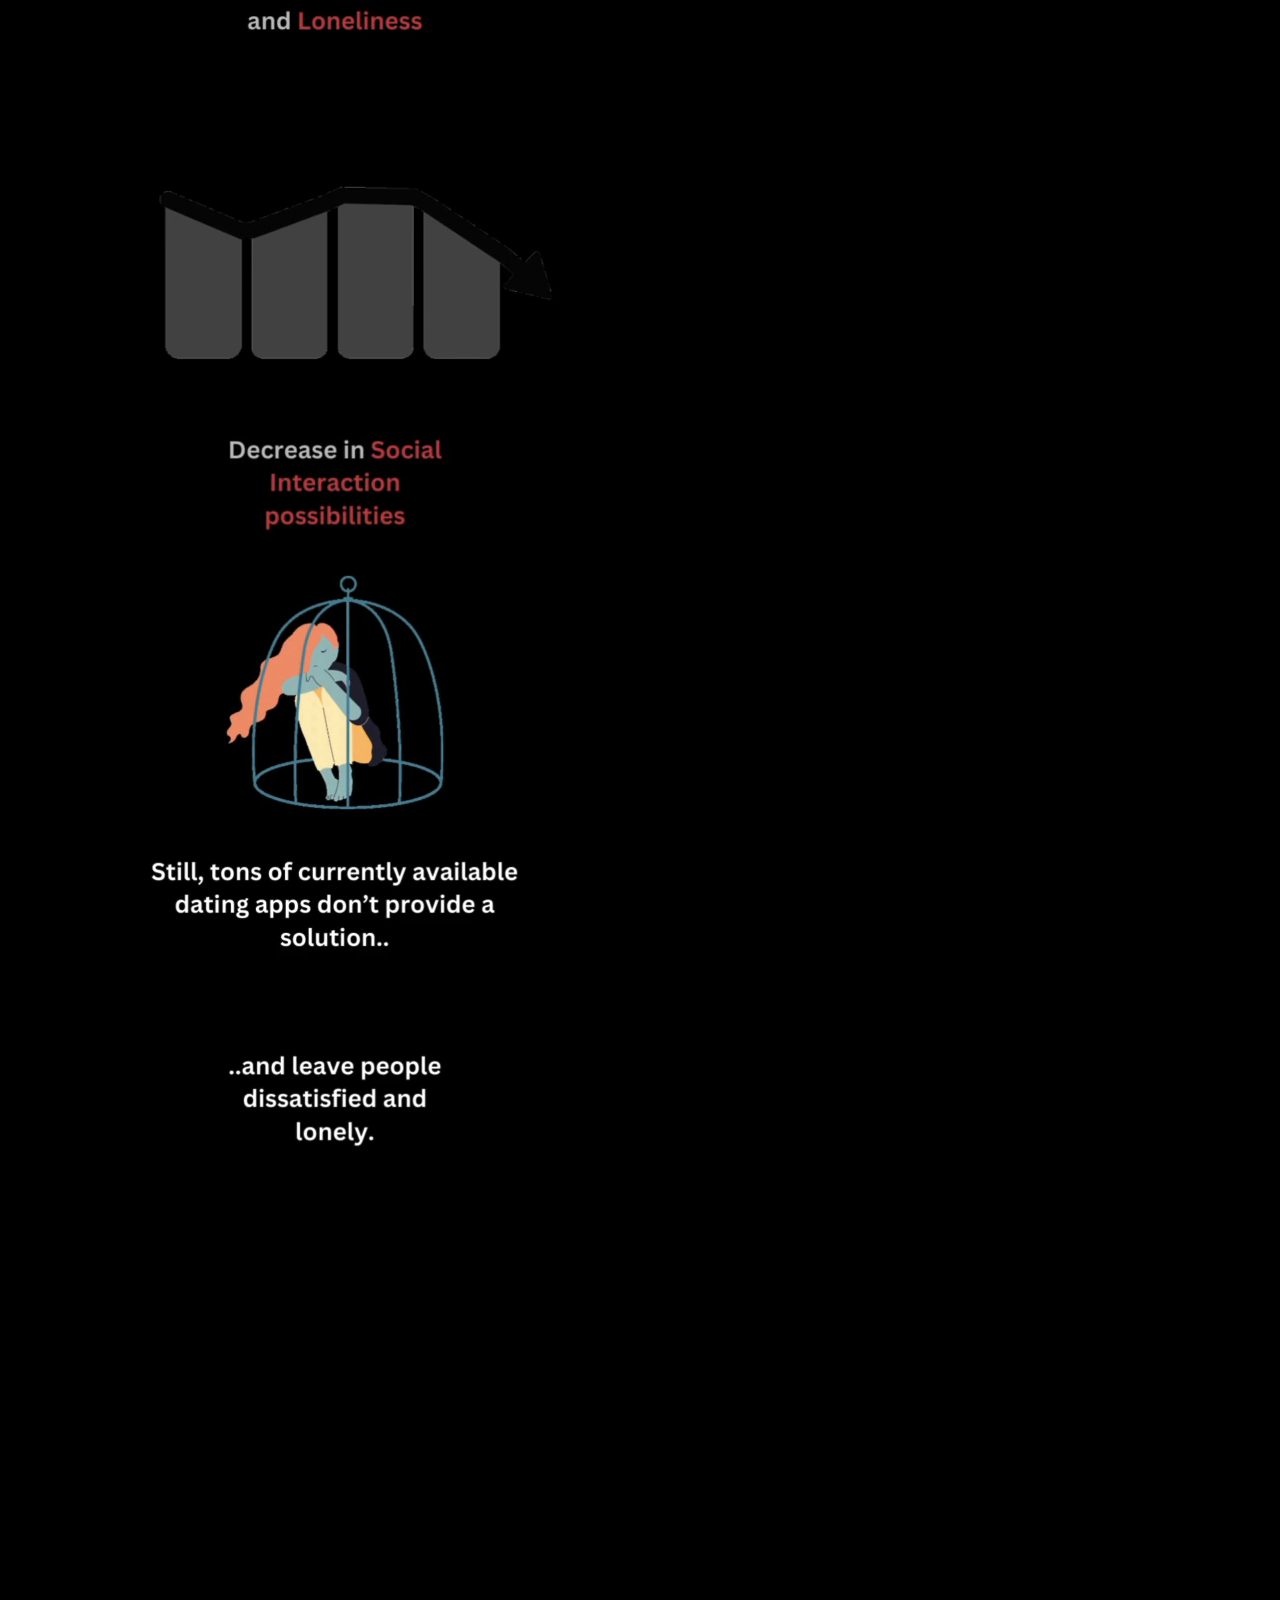
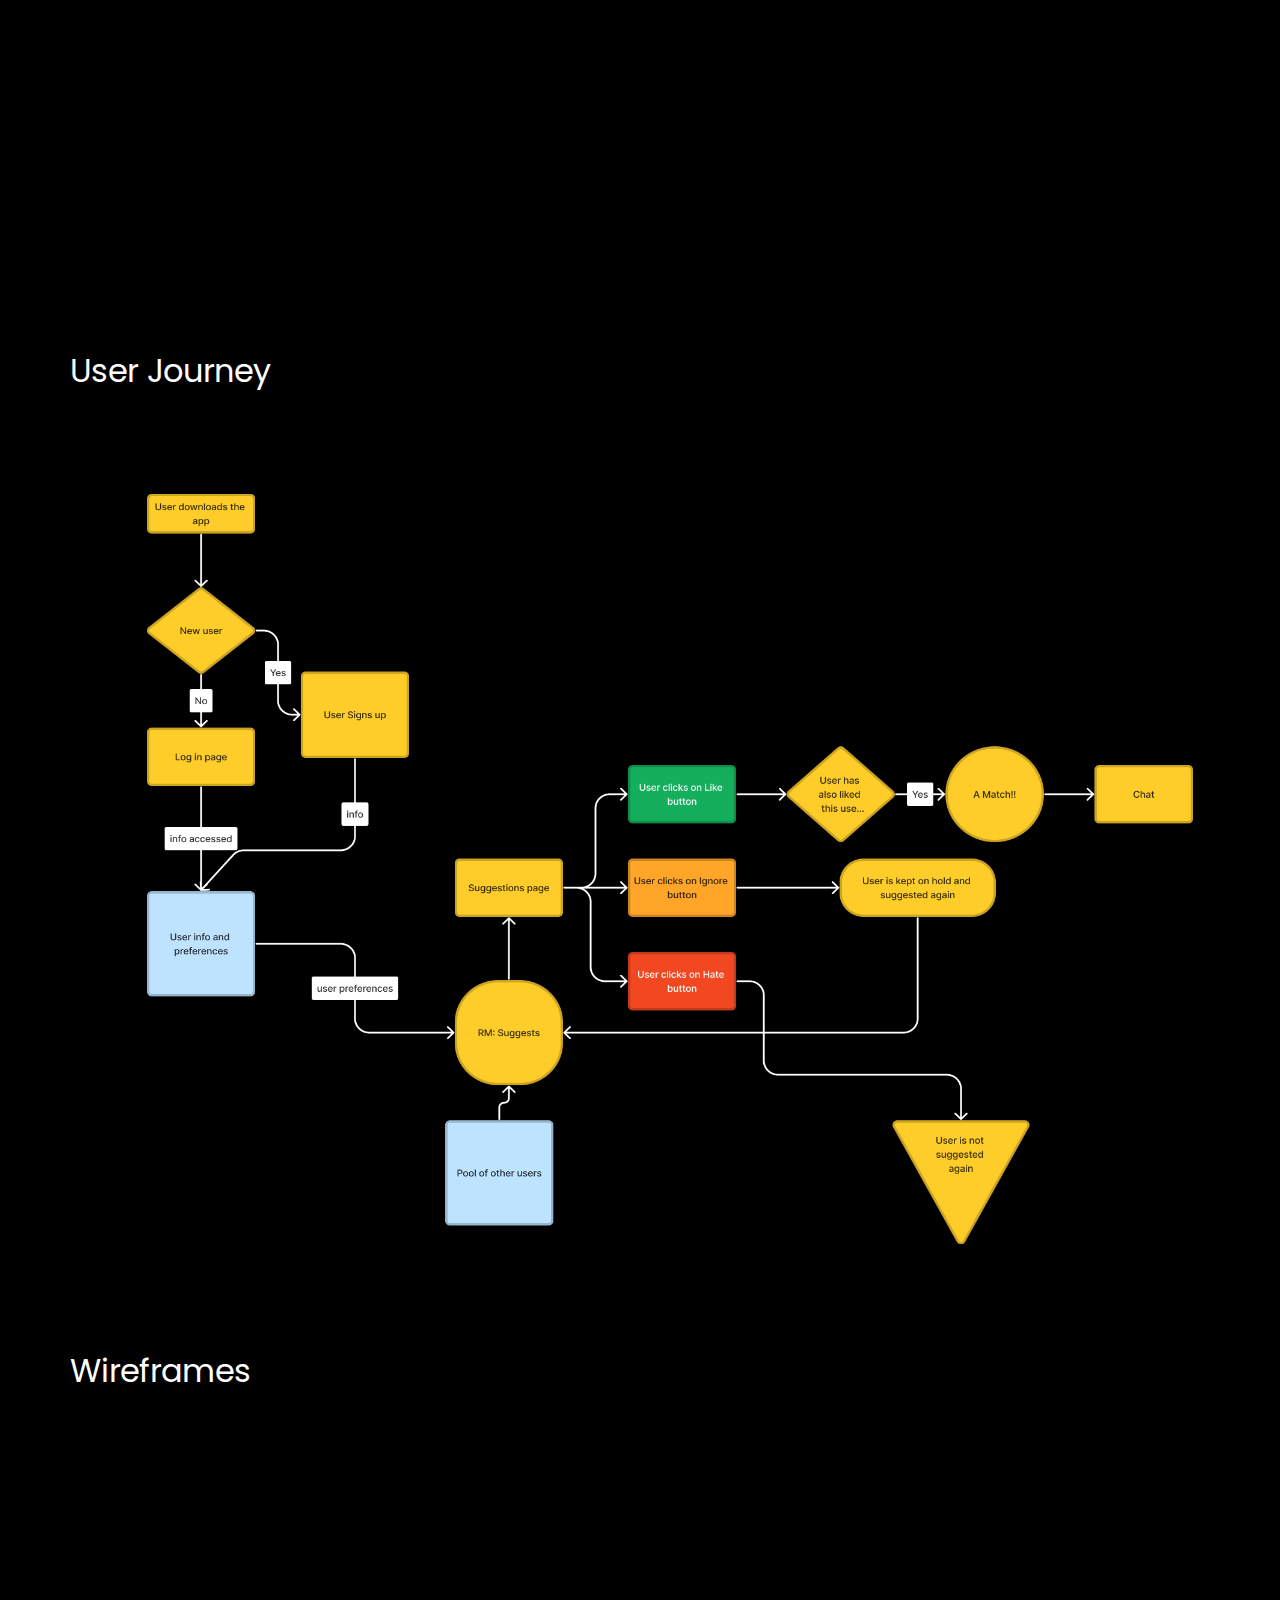
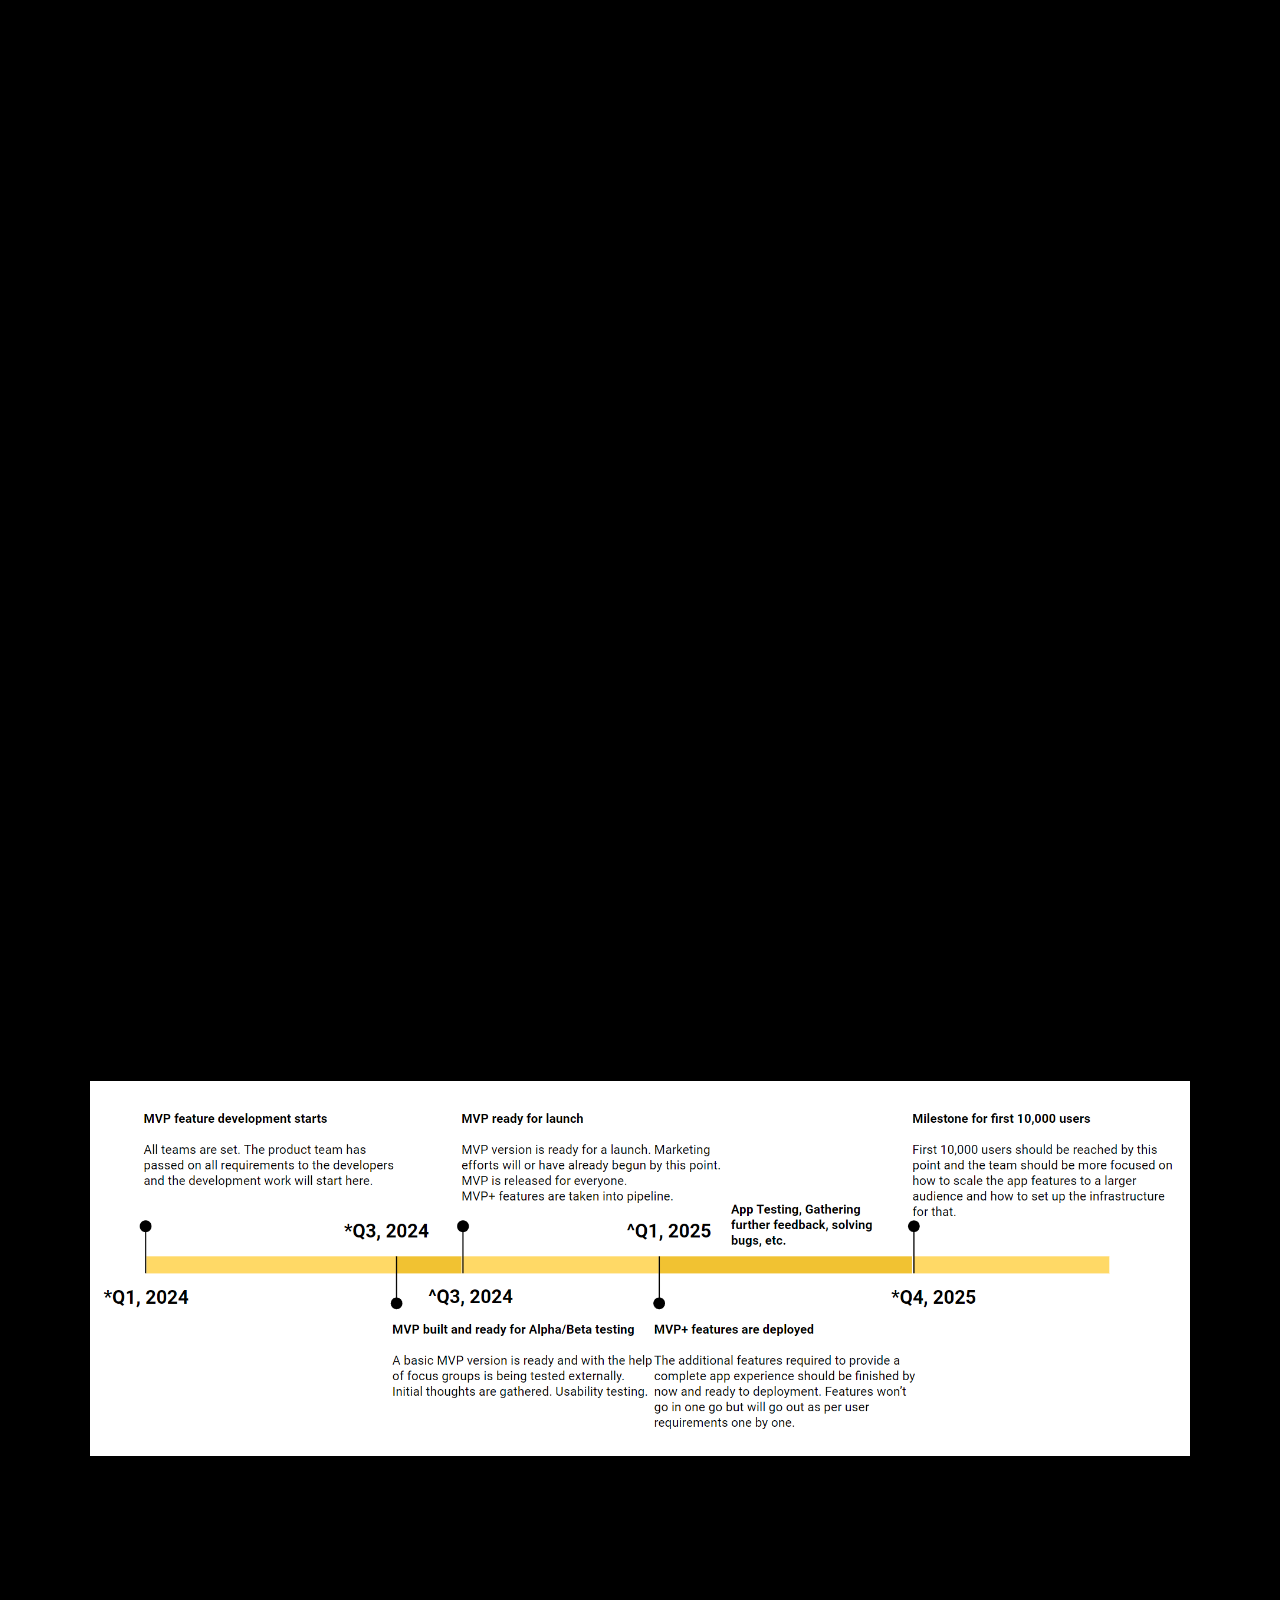
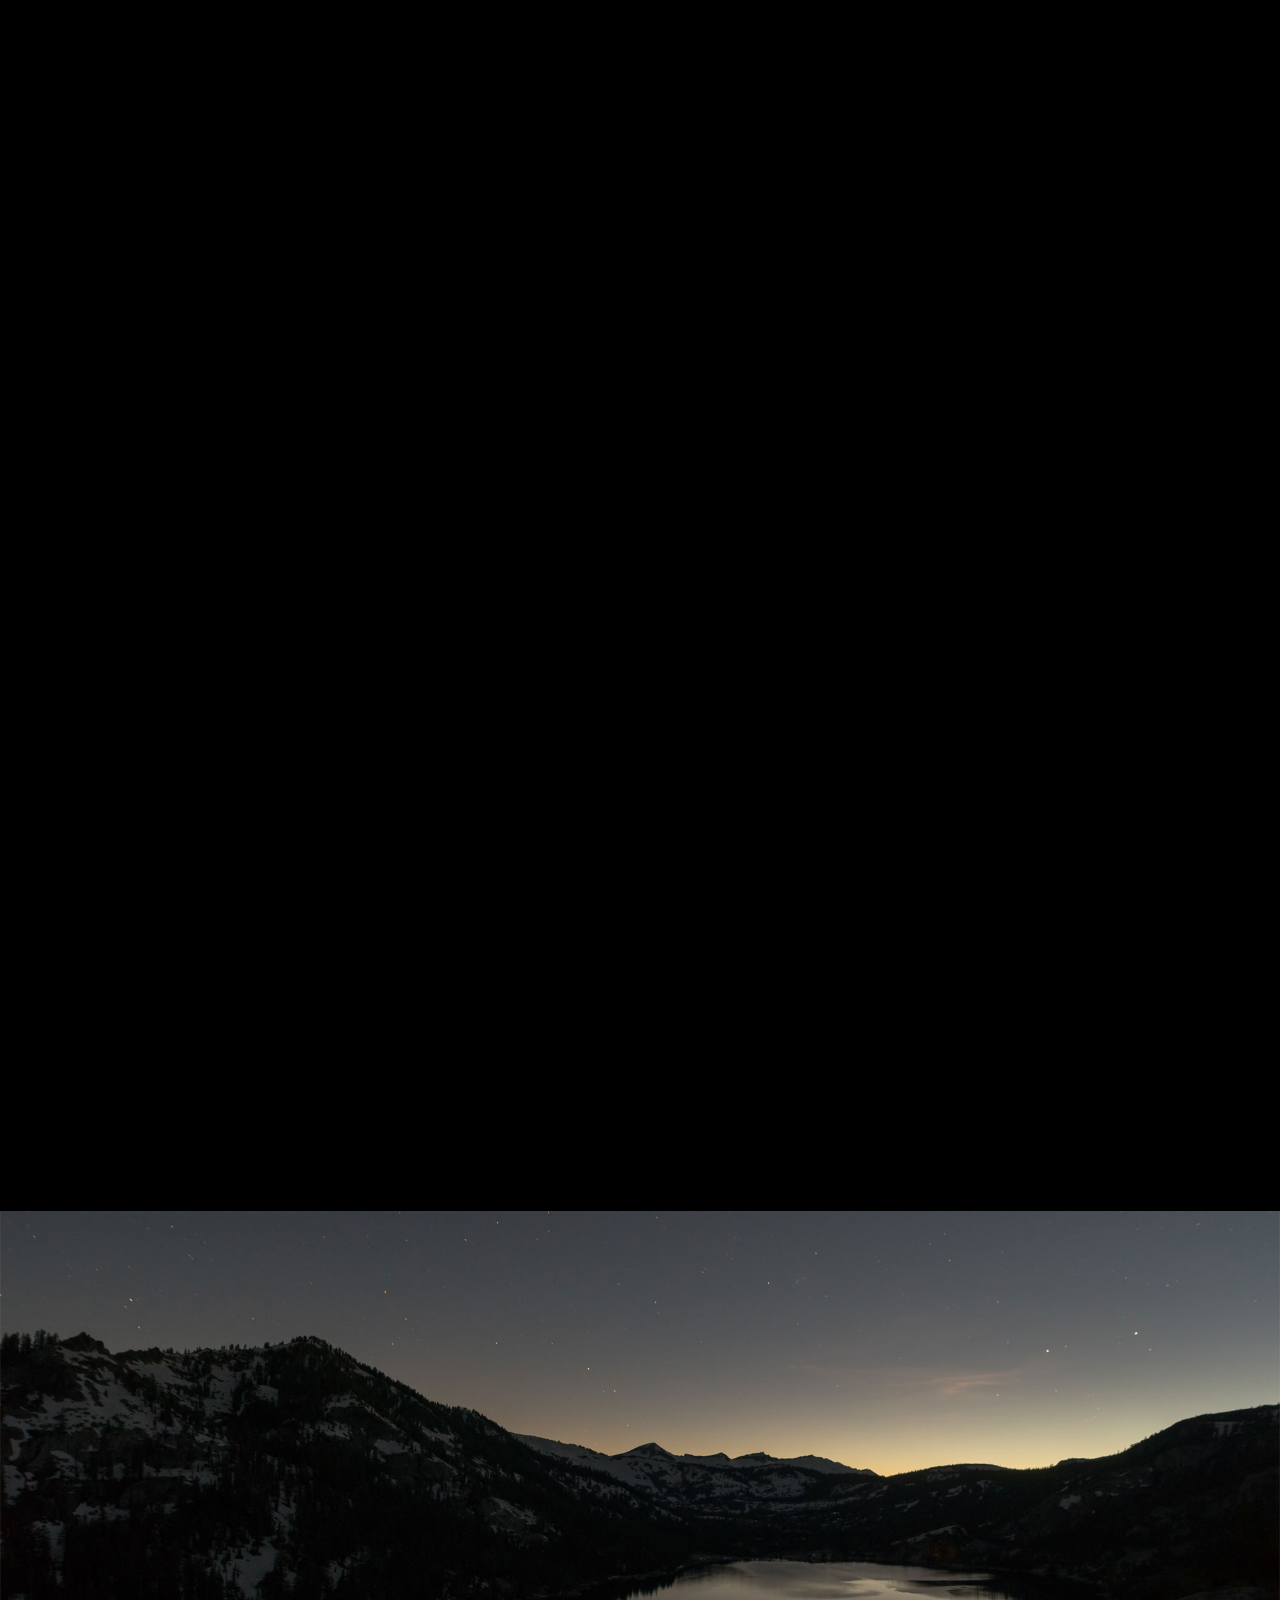
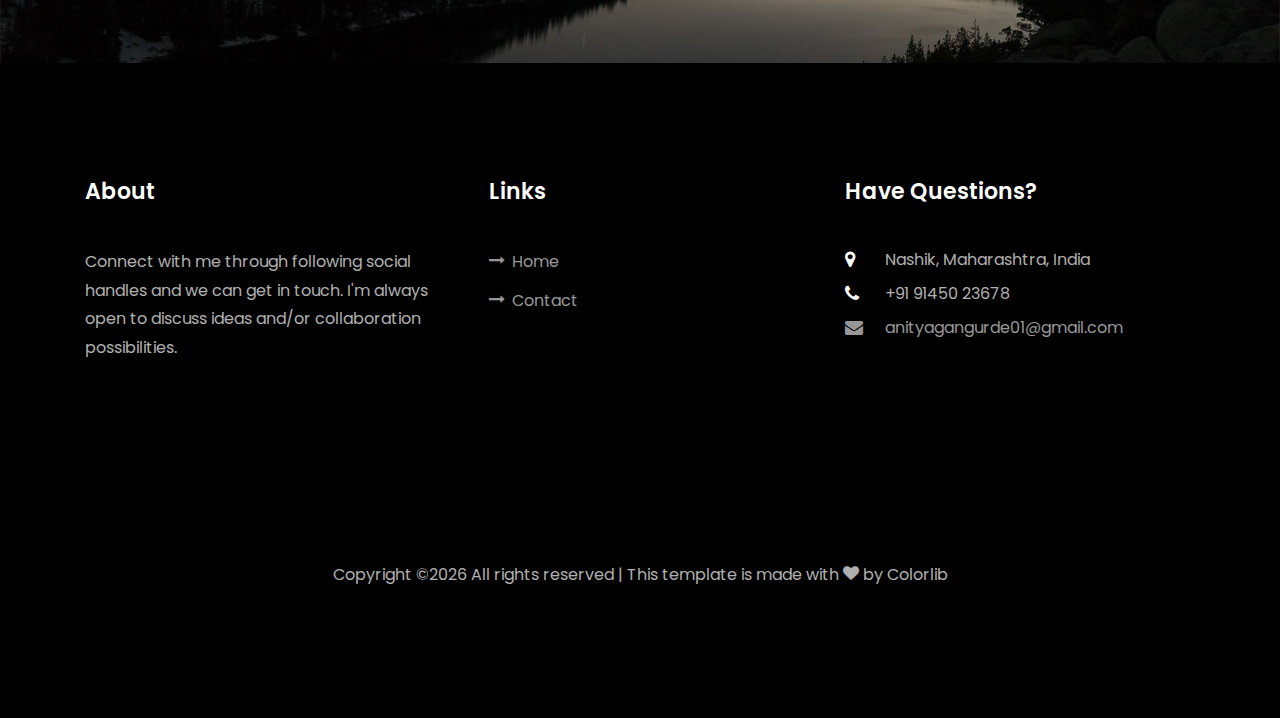
<file: real-dating-app.html>
<!DOCTYPE html>
<html lang="en">
  <head>
    <title>Project Page - Lonie</title>
    <meta charset="utf-8">
    <meta name="viewport" content="width=device-width, initial-scale=1, shrink-to-fit=no">
    
    <link href="https://fonts.googleapis.com/css?family=Poppins:100,200,300,400,500,600,700,800,900" rel="stylesheet">

    <link rel="stylesheet" href="css/open-iconic-bootstrap.min.css">
    <link rel="stylesheet" href="css/animate.css">
    
    <link rel="stylesheet" href="css/owl.carousel.min.css">
    <link rel="stylesheet" href="css/owl.theme.default.min.css">
    <link rel="stylesheet" href="css/magnific-popup.css">

    <link rel="stylesheet" href="css/aos.css">

    <link rel="stylesheet" href="css/ionicons.min.css">
    
    <link rel="stylesheet" href="css/flaticon.css">
    <link rel="stylesheet" href="css/icomoon.css">
    <link rel="stylesheet" href="css/style.css">
  </head>
  <body data-spy="scroll" data-target=".site-navbar-target" data-offset="300">
	  
	  
    <nav class="navbar navbar-expand-lg navbar-dark ftco_navbar ftco-navbar-light site-navbar-target" id="ftco-navbar">
	    <div class="container">
	      <a class="navbar-brand" href="prod_index.html">A.G.</a>
	      <button class="navbar-toggler js-fh5co-nav-toggle fh5co-nav-toggle" type="button" data-toggle="collapse" data-target="#ftco-nav" aria-controls="ftco-nav" aria-expanded="false" aria-label="Toggle navigation">
	        <span class="oi oi-menu"></span> Menu
	      </button>

	      <div class="collapse navbar-collapse" id="ftco-nav">
	        <ul class="navbar-nav nav ml-auto">
	          <li class="nav-item"><a href="#intro-section" class="nav-link"><span>Intro</span></a></li>
	          <li class="nav-item"><a href="#market-section" class="nav-link"><span>Market</span></a></li>
	          <li class="nav-item"><a href="#personas-section" class="nav-link"><span>User</span></a></li>
	          <li class="nav-item"><a href="#solution-section" class="nav-link"><span>Solution</span></a></li>
	          <li class="nav-item"><a href="#dev-section" class="nav-link"><span>Development Timeline</span></a></li>
            <li class="nav-item"><a href="#gtm-section" class="nav-link"><span>GTM</span></a></li>
	        </ul>
	      </div>
	    </div>
	  </nav>
	  <section id="home-section" class="hero">
		  <div class="home-slider  owl-carousel">
	      <div class="slider-item ">
	      	<div class="overlay"></div>
	        <div class="container">
	          <div class="row d-md-flex no-gutters slider-text align-items-end justify-content-end" data-scrollax-parent="true">
	          	<div>
	          		<img src="images/mockup_1.png" width = "1200" height = "500" align="right">
	          	</div>
		          <div class="one-forth d-flex  align-items-center ftco-animate" data-scrollax=" properties: { translateY: '150%' }">
		          	<div class="text">
			            <h1 class="mb-4 mt-3">Introducing <span>Lonie</span></h1>
			            <h2 class="mb-4">Find your lonie here.</h2>
			            <p><a href="https://www.figma.com/proto/WwB5eKJ6ygr3qnYdyBo6uY/Secret_project?type=design&node-id=199-1158&t=cN7hHx5ZIs4lGSxR-1&scaling=scale-down&page-id=0%3A1&starting-point-node-id=199%3A1158&show-proto-sidebar=1&mode=design" class="btn btn-primary py-3 px-4">Take a Demo</a> <a href="#intro-section" class="btn btn-white btn-outline-white py-3 px-4">Read Summary</a></p>
		            </div>
		          </div>
	        	</div>
	        </div>
	      </div>
	    </div>
    </section>

    <section class="ftco-about img ftco-section ftco-no-pb" id="intro-section">
    	<div class="container">
    		<div class="row d-flex">
    			<div class="col-md-6 col-lg-5 d-flex">
    				<div class="img-about img d-flex align-items-stretch">
    					<div class="overlay"></div>
	    				<div class="img d-flex align-self-stretch align-items-center" style="background-image:url(images/profile.png);">
	    					<video autoplay muted><source src="images\Rise in Introvertism and Loneliness.mp4" type="video/mp4">
	    					</video>
	    				</div>
    				</div>
    			</div>
    			<div class="col-md-6 col-lg-7 pl-lg-5 pb-5">
    				<div class="row justify-content-start pb-3">
		          <div class="col-md-12 heading-section ftco-animate">
		          	<h1 class="big">Intro</h1>
		            <h2 class="mb-4">Intro</h2>
		            <p>lonie is built with the intention to keep no one lonely.
								But, it’s major focus is on people that are socially disadvantaged such as introverts.
								It also solves the current challenges of online dating and helps you find the right companion for you as quickly as possible.
								</p><br>

		            <h2 class="mb-4">Problem Statement</h2>
		            <ul class="about-info mt-4 px-md-0 px-2">
		            	<li class="d-flex"><span>Rise in introvertism and in the number of single people
									</span>
									<span>> There has been a rise in the number of young people who identifies themselves as introverts. Introverts, even though successful in other parts of life, find it difficult to connect with people in general, forget dating.
									<br>> This costs them <b>a lot of mental torture where they can’t connect</b> with people but they also don’t want to get left behind all alone. <br>> So, they want to find companionship but it gets really difficult for them, specifically.
									</span></li>
									<br>
		            	<li class="d-flex"><span>Limited gateways to interact with the opposite genders 
									</span> 
									<span>> This can be attributed to how economies are developing and then also on the Covid pandemic which changed our world <b>making people even more lonelier</b>.
									</span></li>
									<br>
		            	<li class="d-flex"><span>Dissatisfaction with Existing Apps
									</span> 
									<span>> Existing apps <b>have multiple issues</b> that make it impossible to find someone for the majority of the population.
									</span></li>
									<br>
		            	<li class="d-flex"><span>Statistical Disparities
									</span> 
									<span>> <b>“80% users running behind the 20%”</b> is in no way going to help everyone connect with someone else. <br>
									> Also a <b>male to female ratio being higher than 1</b>, says that a significant portion of the male users will never find a companion. <br>
									> Also, this imbalance leads to the <b>female population getting a ton of requests</b>, dropping a paradox of choice on them, which makes them handicapped while finding the right person.
									</span></li>
									<br>
		            	<li class="d-flex"><span>Lack of Personalization to show out the real you 
									</span> 
									<span>> Users have to rely on a bunch of few questionnaires and their photos <b>to convey their personality</b>.<br>
									> Realistically, <b>95% of the population are not models</b>. But, the first impression that has been allowed on other dating apps is from the profile picture. This, for no reason, puts a lot of pressure on people (specifically introverts), on getting the right photo out, with exact angles, adding a lot of fakeness to come out as a cool or sassy person (who deserves a date).<br>
									> Humans need more data to understand the other person well. Just photos won’t do it.
									</span></li>
		            </ul>
		          </div>
		        </div>
	        </div>
        </div>
    	</div>
    </section>

    <section class="ftco-section ftco-no-pb" id="market-section">
    	<div class="container">
    		<div class="row justify-content-center pb-5">
          <div class="col-md-10 heading-section text-center ftco-animate">
          	<h1 class="big big-2">Market</h1>
            <h2 class="mb-4">Market</h2>
            <p>A look into Market Opportunities, Competitor Analysis.</p>
          </div>
            <div class="row">
		    			<div>
		    				<div class="resume-wrap ftco-animate">
		    					<span class="date">Market Challenges & Opportunities</span>
		    					
		    					<table>
		    							<thead>
		    								<tr>
		    									<td><h2>Primary problems</h2></td>
		    								</tr>
		    							</thead>
		    							<tbody>
		    								<tr>
		    									<td><p><b>Dissatisfaction with the current apps:</b> <br>
		    									Current apps do not provide the right dating partner due to skewed statistics and superficial set up.	</p></td>
		    								</tr>
		    								<tr>
		    									<td><p><b>Limited Female participation: </b> <br>
		    									Introverts find mainstream dating apps overwhelming due to their emphasis on superficial interactions.		</p></td>
		    								</tr>
		    							</tbody>
		    						
		    					</table>

		    				</div>
		    			</div>
		    		</div>
		    		<div class="row">
		    			<div>
		    				<div class="resume-wrap ftco-animate">
		    					<span class="date">Competitor Analysis</span>
		    					
		    					<table>
		    							<thead>
		    								<tr>
		    									<td><h2>A lot of apps but still no cure to loneliness</h2></td>
		    								</tr>
		    							</thead>
		    							<tbody>
		    								<tr>
		    									<td><p><b>Tinder</b> <br>
		    									Tinder: has become more of a hookup site that a dating site; same statistical problems; lack of personality showcase;<br> 
		    								highest paid subscription costs around $500 per month	</p></td>
		    								</tr>
		    								<tr>
		    									<td><p><b>Bumble</b> <br>
		    									Bumble: statistical problems; lack of personality showcase; poor matching;</p></td>
		    								</tr>
		    							</tbody>
		    						
		    					</table>

		    				</div>
		    			</div>
		    		</div>
		    		<div class="row">
		    			<div>
		    				<div class="resume-wrap ftco-animate">
		    					<span class="date">Unique Selling Proposition (USPs)</span>
		    					
		    					<table>
		    							<thead>
		    								<tr>
		    									<td><h2>The beauty is more in the backend</h2></td>
		    								</tr>
		    							</thead>
		    							<tbody>
		    								<tr>
		    									<td><p>
		    									-> App should be less superficial and allow people to showcase their true self with a customization page made for them</p></td>
		    								</tr>
		    								<tr>
		    									<td><p>
		    									-> App will have a approximately equal number of male-female participation ratio</p></td>
		    								</tr>
		    								<tr>
		    									<td><p>
		    									-> App will recommend profiles based on your detailed preferences</p></td>
		    								</tr>
		    								<tr>
		    									<td><p>
		    									-> App will give a limited amount of matches which a user needs to accept/reject first to see more matches</p></td>
		    								</tr>
		    								<tr>
		    									<td><p>
		    									-> App will have games where people can interact with each other in the future</p></td>
		    								</tr>
		    							</tbody>
		    						
		    					</table>

		    				</div>
		    			</div>
		    		</div>
		    		<div class="row">
		    			<div>
		    				<div class="resume-wrap ftco-animate">
		    					<span class="date">Target Audience Insights</span>
		    					
		    					<table>
		    							<thead>
		    								<tr>
		    									<td><h2>Primarily young depressed people</h2></td>
		    								</tr>
		    							</thead>
		    							<tbody>
		    								<tr>
		    									<td><p>
		    									-> Primarily young audience from the age of 16 to 30. But age no bar.
													</p></td>
		    								</tr>
		    								<tr>
		    									<td><p>
		    									-> Are tech-savvy, go to internet on a daily basis and have smartphones.</p></td>
		    								</tr>
		    								<tr>
		    									<td><p>
		    									-> Lives in India.</p></td>
		    								</tr>
		    							</tbody>
		    						
		    					</table>

		    				</div>
		    			</div>
		    		</div>
          </div>
        </div>
    	</div>
    </section>

    <section class="ftco-section ftco-no-pb" id="personas-section">
    	<div class="container">
    		<div class="row justify-content-center pb-5">
          <div class="col-md-10 heading-section text-center ftco-animate">
          	<h1 class="big big-2">Personas</h1>
            <h2 class="mb-4">Personas</h2><br><br>
            <p>Let’s define some user personas that are primary targets for this app:</p>
          </div>
          <div class="row">
					<div class="col-md-4 text-center d-flex ftco-animate">
						<a href="#personas-section" class="services-1">
							<div class="desc">
								<h2 class="mb-5">Shirish B., M-30</h2>
								<p><b><u>Goals</u>: </b><br>> Advance in the marketing field and eventually take on a leadership role.
									<br>> Find a life partner who understands his life ambitions and his personality well.</p>
								<p><b><u>Frustrations</u>: </b><br>> Limited time for socializing and dating due to frequent business trips.
									<br>> Struggles to find a platform that caters to professionals with demanding schedules.</p>
								<p><b><u>Need</u>: </b><br>> Rohan is seeking a dating app that caters to introverts, providing a comfortable space for genuine connections and understanding the challenges of limited daily interactions.

							</div>
						</a>
					</div>
					<div class="col-md-4 text-center d-flex ftco-animate">
						<a class="services-1">
							<div class="desc">
								<h2 class="mb-5">Rohan, M-23</h2>
								<p><b><u>Goals</u>: </b><br>> Excel in the field of software development while maintaining a healthy work-life balance.
									<br>> Find a partner who appreciates introversion and values deep connections.</p>
								<p><b><u>Frustrations</u>: </b><br>> Limited chances to interact with new people, particularly girls, due to WFH situations.
									<br>> Feels overwhelmed by the superficiality of mainstream dating apps.</p>
								<p><b><u>Need</u>: </b><br>> Shirish seeks a dating app that understands the challenges of a busy lifestyle, providing smart matching algorithms and features that align with ambitious professionals.

							</div>
						</a>
					</div>
					<div class="col-md-4 text-center d-flex ftco-animate">
						<a href="#personas-section" class="services-1">
							<div class="desc">
								<h2 class="mb-5">Priya, F-26</h2>
								<p><b><u>Goals</u>: </b><br>> Thrive personally and professionally while finding a compatible life partner.
									<br>> Find a right partner who’s compatible with her without getting overwhelmed by the amounts of requests.</p>
								<p><b><u>Frustrations</u>: </b><br>> Past experiences with dating apps was overwhelming.
									<br>> Struggles to find a platform that helps her find a right compatible partner in time.</p>
								<p><b><u>Need</u>: </b><br>> Priya desires a dating app that allows her to find limited but proper matches for her without getting a ton of likes or matches.

							</div>
						</a>
					</div>
				</div>
    	</div>
    </section>

		<section class="ftco-section ftco-no-pb" id="solution-section">
    	<div class="container">
    		<div class="row justify-content-center pb-5">
          <div class="col-md-10 heading-section text-center ftco-animate">
          	<h1 class="big big-2">Prob-Sol</h1>
            <h2 class="mb-4">Problem-Solution</h2>
            <p>Let's find a solution for the problems of our users.</p>
          </div>
        </div>
    		<div class="row">
    			<div>
    				<div class="resume-wrap ftco-animate">
    					<span class="date">Ideation</span>
    					
    					<table>
    							<thead>
    								<tr>
    									<td><h2>Problem</h2></td>
    									<td><h2>Solution</h2></td>
    								</tr>
    							</thead>
    							<tbody>
    								<tr>
    									<td><p><b>Limited Time for Socializing:</b> <br>
    									Busy professionals like Shirish often face constraints in finding time for traditional dating.	</p></td>
    									<td><p><b>Smart Matching Algorithms: </b><br>
    									Implement intelligent algorithms that consider the busy schedules of users, recommending them compatible matches according to their exact preferences.</p></td>
    								</tr>
    								<tr>
    									<td><p><b>Overwhelmed Introverts: </b> <br>
    									Introverts like Rohan find mainstream dating apps overwhelming due to their emphasis on superficial interactions.		</p></td>
    									<td><p><b>Introvert-Friendly Features: </b><br>
    									Develop features that cater to introverted individuals, creating a comfortable and non-intimidating space for genuine showcase of personality over looks.</p></td>
    								</tr>
    								<tr>
    									<td><p><b>Female Struggles in Dating Apps: </b> <br>
    									Females, represented by Priya, often encounter challenges in finding their right partner due to overwhelming amount of male population on such platforms.		</p></td>
    									<td><p><b>Empowering Female Profiles:  </b><br>
    									Provide tools and features that empower female users with right recommendations, helping them find their partner more accurately without getting overwhelmed by responses.</p></td>
    								</tr>
    							</tbody>
    						
    					</table>
    				</div>
    				<br>
    				<br>
		            <h2 class="mb-4">User Journey</h2>
	    					<div class="img d-flex align-self-stretch align-items-center" style="background-image:url(../images/UserJourney1.png);"></div>
	    					<img  class="img align-self-stretch" src="images/UserJourney1.png" width = "1200" height = "900">

		        <br>
    				<br>
		            <h2 class="mb-4">Wireframes</h2>
	    					<iframe style="border: 1px solid rgba(0, 0, 0, 0.1);" width="1200" height="900" src="https://www.figma.com/embed?embed_host=share&url=https%3A%2F%2Fwww.figma.com%2Fproto%2FWwB5eKJ6ygr3qnYdyBo6uY%2FSecret_project%3Ftype%3Ddesign%26node-id%3D199-1158%26t%3D1RzgJ1Kj6uicS8dA-1%26scaling%3Dscale-down%26page-id%3D0%253A1%26starting-point-node-id%3D199%253A1158%26mode%3Ddesign" allowfullscreen></iframe>

    			</div>
    		</div>
    	</div>
    </section>

    <section class="ftco-section" id="dev-section">
    	<div class="container">
    		<div class="row justify-content-center py-5 mt-5">
          <div class="col-md-12 heading-section text-center ftco-animate">
          	<h1 class="big big-2">Development</h1>
            <h2 class="mb-4">Development</h2>
            <p>A plan to get the MVP developed as quickly as possible.</p>
          </div>
          <img  class="img align-self-stretch" src="images/timeline.png" width = "1100" height = "375">

	        </div>
	        <center>
          <div class="row">
	    			<div>
	    				<div class="resume-wrap ftco-animate">
	    					<span class="date">MVP Features</span>
	    					
	    					<table>
	    							<thead>
	    								<tr>
	    									<td><h2>Feature</h2></td>
	    									<td><h2>Reach</h2></td>
	    									<td><h2>Impact</h2></td>
	    									<td><h2>Confidence</h2></td>
	    									<td><h2>Effort</h2></td>
	    									<td><h2>RICE score</h2></td>
	    								</tr>
	    							</thead>
	    							<tbody>
	    								<tr>
	    									<td><p>Sign Up and Login Flows</p></td>
	    									<td><p>High</p></td>
	    									<td><p>High</p></td>
	    									<td><p>Medium</p></td>
	    									<td><p>Low to Medium</p></td>
	    									<td><p>20.5</p></td>
	    								</tr>
	    								<tr>
	    									<td><p>Setting Up an Account</p></td>
	    									<td><p>Medium</p></td>
	    									<td><p>High</p></td>
	    									<td><p>High</p></td>
	    									<td><p>Medium to High</p></td>
	    									<td><p>5</p></td>
	    								</tr>
	    								<tr>
	    									<td><p>Users Queue and Selection/Rejection</p></td>
	    									<td><p>High</p></td>
	    									<td><p>High</p></td>
	    									<td><p>High</p></td>
	    									<td><p>High</p></td>
	    									<td><p>4.5</p></td>
	    								</tr>
	    								<tr>
	    									<td><p>Chat Functionalities</p></td>
	    									<td><p>High</p></td>
	    									<td><p>High</p></td>
	    									<td><p>Medium</p></td>
	    									<td><p>High</p></td>
	    									<td><p>4.5</p></td>
	    								</tr>
	    								<tr>
	    									<td><p>Matches</p></td>
	    									<td><p>High</p></td>
	    									<td><p>High</p></td>
	    									<td><p>High</p></td>
	    									<td><p>Medium to High</p></td>
	    									<td><p>7.5</p></td>
	    								</tr>
	    								<tr>
	    									<td><p>Recommendation Models</p></td>
	    									<td><p>Medium to High</p></td>
	    									<td><p>High</p></td>
	    									<td><p>High</p></td>
	    									<td><p>Medium to High</p></td>
	    									<td><p>10</p></td>
	    								</tr>
	    							</tbody>
	    						
	    					</table>

	    				</div>
	    			</div>
	    		</div>
	    	</center>
	    	<div class="row">
		    			<div>
		    				<div class="resume-wrap ftco-animate">
		    					<span class="date">Technology required</span>
		    					
		    					<table>
		    							<thead>
		    								<tr>
		    									<td><h2>Tech Stack for Development</h2></td>
		    								</tr>
		    							</thead>
		    							<tbody>
		    								<tr>
		    									<td><p><b>Frontend</b> <br>
		    									Flutter: quick to develop and implement android apps as well as iOS apps. A lot of modules available to help speed up the process of app development.</p></td>
		    								</tr>
		    								<tr>
		    									<td><p><b>Backend</b> <br>
		    									Node.js: Node.js will be flexible for this project to use to set up the backend. Other alternatives are Flask, Django, etc. that can be used by developers not that procifienct with JavaScript.</p></td>
		    								</tr>
		    								<tr>
		    									<td><p><b>Machine Learning</b> <br>
		    									Python, PyTorch: Due to a ton of libraries available with python, it's easier to use it here. For ML model development (such as recommendation systems), PyTorch can be leveraged as it provides a lot of flexibility while building customized ML models.</p></td>
		    								</tr>
		    								<tr>
		    									<td><p><b>Database</b> <br>
		    									MySQL or PostGres: Both provide good relational database functionality for the type of user data we will store.</p></td>
		    								</tr>
		    								<tr>
		    									<td><p><b>Cloud Infra</b> <br>
		    									AWS: AWS provides a lot of flexibility while scaling as well as AWS has a lot of applications for cloud that will help us better deploy our services. From security to APIs to ML processing to storage everything can to handled by AWS.</p></td>
		    								</tr>
		    							</tbody>
		    						
		    					</table>

		    				</div>
		    			</div>
		    		</div>
        </div>
    	</div>
    </section>

    <section class="ftco-section ftco-no-pb" id="gtm-section">
    	<div class="container">
    		<div class="row justify-content-center pb-5">
          <div class="col-md-10 heading-section text-center ftco-animate">
          	<h1 class="big big-2">GTM</h1>
            <h2 class="mb-4">Go To Market Strategy</h2>
            <p>Let's find a solution for the problems of our users.</p>
          </div>
        </div>
    		<div class="row">
    			<div>
    				<div class="resume-wrap ftco-animate">
    					<span class="date">Marketing and Promotions</span>
    					
    					<table>
    							<thead>
    								<tr>
    									<td><h2>First City to target: <b>Delhi</b></h2></td>
    								</tr>
    							</thead>
    							<tbody>
    								<tr>
    									<td><p><b></b></p></td>
    								</tr>
    								<tr>
    									<td><p><b>-> Social Media should be a primary source for marketing.</b> <br>
    									> Our target audience is a heavy social media user. Mostly Instagram will work along with Reddit and YouTube.
											<br>> Marketing budget should be decided for each of these platforms and soft-promotions should start even before MVP is launched.</p></td>
    								</tr>
    								<tr>
    									<td><p><b>-> For getting more female users on the platform:</b> <br>
    									> Tie up with female led product companies such as make up companies or clothing companies to promote the app more in those demographics.
											<br>> Offer females more offers such as a one-month premium feature access for free.
											<br>> Work with these companies to understand what we can provide to them and in return they should bring more female audience to the platform.
											</p></td>
    								</tr>
    								<tr>
    									<td><p><b>-> Recommend to a friend feature.</b> <br>
    									> A user should recommend someone to their friend, making them aware of our platform.
											<br>> A user can also refer the app to their peers to get in-app benefits. For example: One month subscription free if 10 users are brought in by this user.</p></td>
    								</tr>
    								<tr>
    									<td><p><b>-> Word-of-mouth publicity based on the USP.</b> <br>
    									> Target should be to create such buzz regarding the matches received on this app, that people start recommending the app to everyone they meet (who they think might need it).
											<br>> Any potential user currently using any other dating app, should at least try using this app once.</p></td>
    								</tr>
    							</tbody>
    						
    					</table>
    				</div>
    			</div>
    		</div>
    		<div class="row">
    			<div>
    				<div class="resume-wrap ftco-animate">
    					<span class="date">Monetization</span>
    					
    					<table>
    							<thead>
    								<tr>
    									<td><h2>Premium version and other ways</h2></td>
    								</tr>
    							</thead>
    							<tbody>
    								<tr>
    									<td><p><b></b></p></td>
    								</tr>
    								<tr>
    									<td><p><b>-> Stickers to paste on people's board.</b> <br>
    									> Charge users for buying stickers or items that they can give to the people that they like. Reddit does this for posts.</p></td>
    								</tr>
    								<tr>
    									<td><p><b>-> More Customizations offered with Premium version.</b> <br>
    									> Users can add more custom sections and fields to showcase different aspects of their personality. For instance, they can add music at places, add voicenotes, personalize the board even further, etc.</p></td>
    								</tr>
	    							<tr>
    									<td><p><b>-> More visibility with Premium version.</b> <br>
    									> Users will get boosted visibility over other users.</p></td>
    								</tr>
    								<tr>
    									<td><p><b>-> Optional: More matches (than the limit of 10) with Premium version.</b> <br>
    									> This feature will give users more options but defeats the main goal of app to provide a succinct list of 10 best matches.</p></td>
    								</tr>
    							</tbody>
    						
    					</table>
    				</div>
    			</div>
    		</div>
    	</div>
    </section>
<br>
<br>

<br>

<br>


    <section class="ftco-section ftco-hireme img margin-top" style="background-image: url(images/bg_1.jpg)">
			<div class="container">
				<div class="row justify-content-center">
					<div class="col-md-7 ftco-animate text-center">
						<h2>Soon <span>Available</span> on a App Store near you.</h2>
						<p class="mb-0"><a href="#home-section" class="btn btn-primary py-3 px-5">Go Above</a></p>
					</div>
				</div>
			</div>
		</section>

    <footer class="ftco-footer ftco-section">
      <div class="container">
        <div class="row mb-5">
          <div class="col-md">
            <div class="ftco-footer-widget mb-4">
              <h2 class="ftco-heading-2">About</h2>
              <p>Connect with me through following social handles and we can get in touch. I'm always open to discuss ideas and/or collaboration possibilities.</p>
              <ul class="ftco-footer-social list-unstyled float-md-left float-lft mt-5">
                <li class="ftco-animate"><a href="https://www.linkedin.com/in/anityagan9urde/"><span class="icon-linkedin"></span></a></li>
                <li class="ftco-animate"><a href="https://anityagan9urde.medium.com"><span class="icon-medium"></span></a></li>
                <!-- <li class="ftco-animate"><a href="#"><span class="icon-instagram"></span></a></li> -->
              </ul>
            </div>
          </div>
          <div class="col-md">
            <div class="ftco-footer-widget mb-4 ml-md-4">
              <h2 class="ftco-heading-2">Links</h2>
              <ul class="list-unstyled">
                <li><a href="prod_index.html"><span class="icon-long-arrow-right mr-2"></span>Home</a></li>
                <li><a href="#"><span class="icon-long-arrow-right mr-2"></span>Contact</a></li>
              </ul>
            </div>
          </div>
<!--           <div class="col-md">
             <div class="ftco-footer-widget mb-4">
              <h2 class="ftco-heading-2">Services</h2>
              <ul class="list-unstyled">
                <li><a href="#"><span class="icon-long-arrow-right mr-2"></span>Web Design</a></li>
                <li><a href="#"><span class="icon-long-arrow-right mr-2"></span>Web Development</a></li>
                <li><a href="#"><span class="icon-long-arrow-right mr-2"></span>Business Strategy</a></li>
                <li><a href="#"><span class="icon-long-arrow-right mr-2"></span>Data Analysis</a></li>
                <li><a href="#"><span class="icon-long-arrow-right mr-2"></span>Graphic Design</a></li>
              </ul>
            </div>
          </div> -->
          <div class="col-md">
            <div class="ftco-footer-widget mb-4">
            	<h2 class="ftco-heading-2">Have Questions?</h2>
            	<div class="block-23 mb-3">
	              <ul>
	                <li><span class="icon icon-map-marker"></span><span class="text">Nashik, Maharashtra, India</span></li>
	                <li><span class="icon icon-phone"></span><span class="text">+91 91450 23678</span></li>
	                <li><a href="mailto:anityagangurde01@gmail.com"><span class="icon icon-envelope"></span><span class="text">anityagangurde01@gmail.com</span></a></li>
	              </ul>
	            </div>
            </div>
          </div>
        </div>
        <div class="row">
          <div class="col-md-12 text-center">

            <p><!-- Link back to Colorlib can't be removed. Template is licensed under CC BY 3.0. -->
  Copyright &copy;<script>document.write(new Date().getFullYear());</script> All rights reserved | This template is made with <i class="icon-heart color-danger" aria-hidden="true"></i> by <a href="https://colorlib.com" target="_blank">Colorlib</a>
  <!-- Link back to Colorlib can't be removed. Template is licensed under CC BY 3.0. --></p>
          </div>
        </div>
      </div>
    </footer>
    
  

  <!-- loader -->
  <div id="ftco-loader" class="show fullscreen"><svg class="circular" width="48px" height="48px"><circle class="path-bg" cx="24" cy="24" r="22" fill="none" stroke-width="4" stroke="#eeeeee"/><circle class="path" cx="24" cy="24" r="22" fill="none" stroke-width="4" stroke-miterlimit="10" stroke="#F96D00"/></svg></div>


  <script src="js/jquery.min.js"></script>
  <script src="js/jquery-migrate-3.0.1.min.js"></script>
  <script src="js/popper.min.js"></script>
  <script src="js/bootstrap.min.js"></script>
  <script src="js/jquery.easing.1.3.js"></script>
  <script src="js/jquery.waypoints.min.js"></script>
  <script src="js/jquery.stellar.min.js"></script>
  <script src="js/owl.carousel.min.js"></script>
  <script src="js/jquery.magnific-popup.min.js"></script>
  <script src="js/aos.js"></script>
  <script src="js/jquery.animateNumber.min.js"></script>
  <script src="js/scrollax.min.js"></script>
  
  <script src="js/main.js"></script>
    
  </body>
</html>
</file>
<file: css/flaticon.css>
/*
  	Flaticon icon font: Flaticon
  	Creation date: 04/01/2019 13:45
  	*/


@font-face {
  font-family: "Flaticon";
  src: url("../fonts/flaticon/font/Flaticon.eot");
  src: url("../fonts/flaticon/font/Flaticon.eot?#iefix") format("embedded-opentype"),
       url("../fonts/flaticon/font/Flaticon.woff") format("woff"),
       url("../fonts/flaticon/font/Flaticon.ttf") format("truetype"),
       url("../fonts/flaticon/font/Flaticon.svg#Flaticon") format("svg");
  font-weight: normal;
  font-style: normal;
}

@media screen and (-webkit-min-device-pixel-ratio:0) {
  @font-face {
    font-family: "Flaticon";
    src: url("../fonts/flaticon/font/Flaticon.svg#Flaticon") format("svg");
  }
}

[class^="flaticon-"]:before, [class*=" flaticon-"]:before,
[class^="flaticon-"]:after, [class*=" flaticon-"]:after {   
  font-family: Flaticon;
  font-style: normal;
  font-weight: normal;
  font-variant: normal;
  text-transform: none;
  line-height: 1;

  /* Better Font Rendering =========== */
  -webkit-font-smoothing: antialiased;
  -moz-osx-font-smoothing: grayscale;
}

.flaticon-ideas:before { content: "\f100"; }
.flaticon-flasks:before { content: "\f101"; }
.flaticon-analysis:before { content: "\f102"; }
.flaticon-ux-design:before { content: "\f103"; }
.flaticon-web-design:before { content: "\f104"; }
.flaticon-idea:before { content: "\f105"; }
.flaticon-innovation:before { content: "\f106"; }

.user-image {
    width: 50px; /* Adjust the width as needed */
    height: 50px; /* Adjust the height as needed */
    background-size: cover;
    background-position: center;
    border-radius: 50%; /* To make the image circular */
}
</file>
<file: css/icomoon.css>
@font-face {
  font-family: 'icomoon';
  src:  url('../fonts/icomoon/icomoon.eot?6tt51o');
  src:  url('../fonts/icomoon/icomoon.eot?6tt51o#iefix') format('embedded-opentype'),
    url('../fonts/icomoon/icomoon.ttf?6tt51o') format('truetype'),
    url('../fonts/icomoon/icomoon.woff?6tt51o') format('woff'),
    url('../fonts/icomoon/icomoon.svg?6tt51o#icomoon') format('svg');
  font-weight: normal;
  font-style: normal;
}

[class^="icon-"], [class*=" icon-"] {
  /* use !important to prevent issues with browser extensions that change fonts */
  font-family: 'icomoon' !important;
  speak: none;
  font-style: normal;
  font-weight: normal;
  font-variant: normal;
  text-transform: none;
  line-height: 1;

  /* Better Font Rendering =========== */
  -webkit-font-smoothing: antialiased;
  -moz-osx-font-smoothing: grayscale;
}

.icon-asterisk:before {
  content: "\f069";
}
.icon-plus:before {
  content: "\f067";
}
.icon-question:before {
  content: "\f128";
}
.icon-minus:before {
  content: "\f068";
}
.icon-glass:before {
  content: "\f000";
}
.icon-music:before {
  content: "\f001";
}
.icon-search:before {
  content: "\f002";
}
.icon-envelope-o:before {
  content: "\f003";
}
.icon-heart:before {
  content: "\f004";
}
.icon-star:before {
  content: "\f005";
}
.icon-star-o:before {
  content: "\f006";
}
.icon-user:before {
  content: "\f007";
}
.icon-film:before {
  content: "\f008";
}
.icon-th-large:before {
  content: "\f009";
}
.icon-th:before {
  content: "\f00a";
}
.icon-th-list:before {
  content: "\f00b";
}
.icon-check:before {
  content: "\f00c";
}
.icon-close:before {
  content: "\f00d";
}
.icon-remove:before {
  content: "\f00d";
}
.icon-times:before {
  content: "\f00d";
}
.icon-search-plus:before {
  content: "\f00e";
}
.icon-search-minus:before {
  content: "\f010";
}
.icon-power-off:before {
  content: "\f011";
}
.icon-signal:before {
  content: "\f012";
}
.icon-cog:before {
  content: "\f013";
}
.icon-gear:before {
  content: "\f013";
}
.icon-trash-o:before {
  content: "\f014";
}
.icon-home:before {
  content: "\f015";
}
.icon-file-o:before {
  content: "\f016";
}
.icon-clock-o:before {
  content: "\f017";
}
.icon-road:before {
  content: "\f018";
}
.icon-download:before {
  content: "\f019";
}
.icon-arrow-circle-o-down:before {
  content: "\f01a";
}
.icon-arrow-circle-o-up:before {
  content: "\f01b";
}
.icon-inbox:before {
  content: "\f01c";
}
.icon-play-circle-o:before {
  content: "\f01d";
}
.icon-repeat:before {
  content: "\f01e";
}
.icon-rotate-right:before {
  content: "\f01e";
}
.icon-refresh:before {
  content: "\f021";
}
.icon-list-alt:before {
  content: "\f022";
}
.icon-lock:before {
  content: "\f023";
}
.icon-flag:before {
  content: "\f024";
}
.icon-headphones:before {
  content: "\f025";
}
.icon-volume-off:before {
  content: "\f026";
}
.icon-volume-down:before {
  content: "\f027";
}
.icon-volume-up:before {
  content: "\f028";
}
.icon-qrcode:before {
  content: "\f029";
}
.icon-barcode:before {
  content: "\f02a";
}
.icon-tag:before {
  content: "\f02b";
}
.icon-tags:before {
  content: "\f02c";
}
.icon-book:before {
  content: "\f02d";
}
.icon-bookmark:before {
  content: "\f02e";
}
.icon-print:before {
  content: "\f02f";
}
.icon-camera:before {
  content: "\f030";
}
.icon-font:before {
  content: "\f031";
}
.icon-bold:before {
  content: "\f032";
}
.icon-italic:before {
  content: "\f033";
}
.icon-text-height:before {
  content: "\f034";
}
.icon-text-width:before {
  content: "\f035";
}
.icon-align-left:before {
  content: "\f036";
}
.icon-align-center:before {
  content: "\f037";
}
.icon-align-right:before {
  content: "\f038";
}
.icon-align-justify:before {
  content: "\f039";
}
.icon-list:before {
  content: "\f03a";
}
.icon-dedent:before {
  content: "\f03b";
}
.icon-outdent:before {
  content: "\f03b";
}
.icon-indent:before {
  content: "\f03c";
}
.icon-video-camera:before {
  content: "\f03d";
}
.icon-image:before {
  content: "\f03e";
}
.icon-photo:before {
  content: "\f03e";
}
.icon-picture-o:before {
  content: "\f03e";
}
.icon-pencil:before {
  content: "\f040";
}
.icon-map-marker:before {
  content: "\f041";
}
.icon-adjust:before {
  content: "\f042";
}
.icon-tint:before {
  content: "\f043";
}
.icon-edit:before {
  content: "\f044";
}
.icon-pencil-square-o:before {
  content: "\f044";
}
.icon-share-square-o:before {
  content: "\f045";
}
.icon-check-square-o:before {
  content: "\f046";
}
.icon-arrows:before {
  content: "\f047";
}
.icon-step-backward:before {
  content: "\f048";
}
.icon-fast-backward:before {
  content: "\f049";
}
.icon-backward:before {
  content: "\f04a";
}
.icon-play:before {
  content: "\f04b";
}
.icon-pause:before {
  content: "\f04c";
}
.icon-stop:before {
  content: "\f04d";
}
.icon-forward:before {
  content: "\f04e";
}
.icon-fast-forward:before {
  content: "\f050";
}
.icon-step-forward:before {
  content: "\f051";
}
.icon-eject:before {
  content: "\f052";
}
.icon-chevron-left:before {
  content: "\f053";
}
.icon-chevron-right:before {
  content: "\f054";
}
.icon-plus-circle:before {
  content: "\f055";
}
.icon-minus-circle:before {
  content: "\f056";
}
.icon-times-circle:before {
  content: "\f057";
}
.icon-check-circle:before {
  content: "\f058";
}
.icon-question-circle:before {
  content: "\f059";
}
.icon-info-circle:before {
  content: "\f05a";
}
.icon-crosshairs:before {
  content: "\f05b";
}
.icon-times-circle-o:before {
  content: "\f05c";
}
.icon-check-circle-o:before {
  content: "\f05d";
}
.icon-ban:before {
  content: "\f05e";
}
.icon-arrow-left:before {
  content: "\f060";
}
.icon-arrow-right:before {
  content: "\f061";
}
.icon-arrow-up:before {
  content: "\f062";
}
.icon-arrow-down:before {
  content: "\f063";
}
.icon-mail-forward:before {
  content: "\f064";
}
.icon-share:before {
  content: "\f064";
}
.icon-expand:before {
  content: "\f065";
}
.icon-compress:before {
  content: "\f066";
}
.icon-exclamation-circle:before {
  content: "\f06a";
}
.icon-gift:before {
  content: "\f06b";
}
.icon-leaf:before {
  content: "\f06c";
}
.icon-fire:before {
  content: "\f06d";
}
.icon-eye:before {
  content: "\f06e";
}
.icon-eye-slash:before {
  content: "\f070";
}
.icon-exclamation-triangle:before {
  content: "\f071";
}
.icon-warning:before {
  content: "\f071";
}
.icon-plane:before {
  content: "\f072";
}
.icon-calendar:before {
  content: "\f073";
}
.icon-random:before {
  content: "\f074";
}
.icon-comment:before {
  content: "\f075";
}
.icon-magnet:before {
  content: "\f076";
}
.icon-chevron-up:before {
  content: "\f077";
}
.icon-chevron-down:before {
  content: "\f078";
}
.icon-retweet:before {
  content: "\f079";
}
.icon-shopping-cart:before {
  content: "\f07a";
}
.icon-folder:before {
  content: "\f07b";
}
.icon-folder-open:before {
  content: "\f07c";
}
.icon-arrows-v:before {
  content: "\f07d";
}
.icon-arrows-h:before {
  content: "\f07e";
}
.icon-bar-chart:before {
  content: "\f080";
}
.icon-bar-chart-o:before {
  content: "\f080";
}
.icon-twitter-square:before {
  content: "\f081";
}
.icon-facebook-square:before {
  content: "\f082";
}
.icon-camera-retro:before {
  content: "\f083";
}
.icon-key:before {
  content: "\f084";
}
.icon-cogs:before {
  content: "\f085";
}
.icon-gears:before {
  content: "\f085";
}
.icon-comments:before {
  content: "\f086";
}
.icon-thumbs-o-up:before {
  content: "\f087";
}
.icon-thumbs-o-down:before {
  content: "\f088";
}
.icon-star-half:before {
  content: "\f089";
}
.icon-heart-o:before {
  content: "\f08a";
}
.icon-sign-out:before {
  content: "\f08b";
}
.icon-linkedin-square:before {
  content: "\f08c";
}
.icon-thumb-tack:before {
  content: "\f08d";
}
.icon-external-link:before {
  content: "\f08e";
}
.icon-sign-in:before {
  content: "\f090";
}
.icon-trophy:before {
  content: "\f091";
}
.icon-github-square:before {
  content: "\f092";
}
.icon-upload:before {
  content: "\f093";
}
.icon-lemon-o:before {
  content: "\f094";
}
.icon-phone:before {
  content: "\f095";
}
.icon-square-o:before {
  content: "\f096";
}
.icon-bookmark-o:before {
  content: "\f097";
}
.icon-phone-square:before {
  content: "\f098";
}
.icon-twitter:before {
  content: "\f099";
}
.icon-facebook:before {
  content: "\f09a";
}
.icon-facebook-f:before {
  content: "\f09a";
}
.icon-github:before {
  content: "\f09b";
}
.icon-unlock:before {
  content: "\f09c";
}
.icon-credit-card:before {
  content: "\f09d";
}
.icon-feed:before {
  content: "\f09e";
}
.icon-rss:before {
  content: "\f09e";
}
.icon-hdd-o:before {
  content: "\f0a0";
}
.icon-bullhorn:before {
  content: "\f0a1";
}
.icon-bell-o:before {
  content: "\f0a2";
}
.icon-certificate:before {
  content: "\f0a3";
}
.icon-hand-o-right:before {
  content: "\f0a4";
}
.icon-hand-o-left:before {
  content: "\f0a5";
}
.icon-hand-o-up:before {
  content: "\f0a6";
}
.icon-hand-o-down:before {
  content: "\f0a7";
}
.icon-arrow-circle-left:before {
  content: "\f0a8";
}
.icon-arrow-circle-right:before {
  content: "\f0a9";
}
.icon-arrow-circle-up:before {
  content: "\f0aa";
}
.icon-arrow-circle-down:before {
  content: "\f0ab";
}
.icon-globe:before {
  content: "\f0ac";
}
.icon-wrench:before {
  content: "\f0ad";
}
.icon-tasks:before {
  content: "\f0ae";
}
.icon-filter:before {
  content: "\f0b0";
}
.icon-briefcase:before {
  content: "\f0b1";
}
.icon-arrows-alt:before {
  content: "\f0b2";
}
.icon-group:before {
  content: "\f0c0";
}
.icon-users:before {
  content: "\f0c0";
}
.icon-chain:before {
  content: "\f0c1";
}
.icon-link:before {
  content: "\f0c1";
}
.icon-cloud:before {
  content: "\f0c2";
}
.icon-flask:before {
  content: "\f0c3";
}
.icon-cut:before {
  content: "\f0c4";
}
.icon-scissors:before {
  content: "\f0c4";
}
.icon-copy:before {
  content: "\f0c5";
}
.icon-files-o:before {
  content: "\f0c5";
}
.icon-paperclip:before {
  content: "\f0c6";
}
.icon-floppy-o:before {
  content: "\f0c7";
}
.icon-save:before {
  content: "\f0c7";
}
.icon-square:before {
  content: "\f0c8";
}
.icon-bars:before {
  content: "\f0c9";
}
.icon-navicon:before {
  content: "\f0c9";
}
.icon-reorder:before {
  content: "\f0c9";
}
.icon-list-ul:before {
  content: "\f0ca";
}
.icon-list-ol:before {
  content: "\f0cb";
}
.icon-strikethrough:before {
  content: "\f0cc";
}
.icon-underline:before {
  content: "\f0cd";
}
.icon-table:before {
  content: "\f0ce";
}
.icon-magic:before {
  content: "\f0d0";
}
.icon-truck:before {
  content: "\f0d1";
}
.icon-pinterest:before {
  content: "\f0d2";
}
.icon-pinterest-square:before {
  content: "\f0d3";
}
.icon-google-plus-square:before {
  content: "\f0d4";
}
.icon-google-plus:before {
  content: "\f0d5";
}
.icon-money:before {
  content: "\f0d6";
}
.icon-caret-down:before {
  content: "\f0d7";
}
.icon-caret-up:before {
  content: "\f0d8";
}
.icon-caret-left:before {
  content: "\f0d9";
}
.icon-caret-right:before {
  content: "\f0da";
}
.icon-columns:before {
  content: "\f0db";
}
.icon-sort:before {
  content: "\f0dc";
}
.icon-unsorted:before {
  content: "\f0dc";
}
.icon-sort-desc:before {
  content: "\f0dd";
}
.icon-sort-down:before {
  content: "\f0dd";
}
.icon-sort-asc:before {
  content: "\f0de";
}
.icon-sort-up:before {
  content: "\f0de";
}
.icon-envelope:before {
  content: "\f0e0";
}
.icon-linkedin:before {
  content: "\f0e1";
}
.icon-rotate-left:before {
  content: "\f0e2";
}
.icon-undo:before {
  content: "\f0e2";
}
.icon-gavel:before {
  content: "\f0e3";
}
.icon-legal:before {
  content: "\f0e3";
}
.icon-dashboard:before {
  content: "\f0e4";
}
.icon-tachometer:before {
  content: "\f0e4";
}
.icon-comment-o:before {
  content: "\f0e5";
}
.icon-comments-o:before {
  content: "\f0e6";
}
.icon-bolt:before {
  content: "\f0e7";
}
.icon-flash:before {
  content: "\f0e7";
}
.icon-sitemap:before {
  content: "\f0e8";
}
.icon-umbrella:before {
  content: "\f0e9";
}
.icon-clipboard:before {
  content: "\f0ea";
}
.icon-paste:before {
  content: "\f0ea";
}
.icon-lightbulb-o:before {
  content: "\f0eb";
}
.icon-exchange:before {
  content: "\f0ec";
}
.icon-cloud-download:before {
  content: "\f0ed";
}
.icon-cloud-upload:before {
  content: "\f0ee";
}
.icon-user-md:before {
  content: "\f0f0";
}
.icon-stethoscope:before {
  content: "\f0f1";
}
.icon-suitcase:before {
  content: "\f0f2";
}
.icon-bell:before {
  content: "\f0f3";
}
.icon-coffee:before {
  content: "\f0f4";
}
.icon-cutlery:before {
  content: "\f0f5";
}
.icon-file-text-o:before {
  content: "\f0f6";
}
.icon-building-o:before {
  content: "\f0f7";
}
.icon-hospital-o:before {
  content: "\f0f8";
}
.icon-ambulance:before {
  content: "\f0f9";
}
.icon-medkit:before {
  content: "\f0fa";
}
.icon-fighter-jet:before {
  content: "\f0fb";
}
.icon-beer:before {
  content: "\f0fc";
}
.icon-h-square:before {
  content: "\f0fd";
}
.icon-plus-square:before {
  content: "\f0fe";
}
.icon-angle-double-left:before {
  content: "\f100";
}
.icon-angle-double-right:before {
  content: "\f101";
}
.icon-angle-double-up:before {
  content: "\f102";
}
.icon-angle-double-down:before {
  content: "\f103";
}
.icon-angle-left:before {
  content: "\f104";
}
.icon-angle-right:before {
  content: "\f105";
}
.icon-angle-up:before {
  content: "\f106";
}
.icon-angle-down:before {
  content: "\f107";
}
.icon-desktop:before {
  content: "\f108";
}
.icon-laptop:before {
  content: "\f109";
}
.icon-tablet:before {
  content: "\f10a";
}
.icon-mobile:before {
  content: "\f10b";
}
.icon-mobile-phone:before {
  content: "\f10b";
}
.icon-circle-o:before {
  content: "\f10c";
}
.icon-quote-left:before {
  content: "\f10d";
}
.icon-quote-right:before {
  content: "\f10e";
}
.icon-spinner:before {
  content: "\f110";
}
.icon-circle:before {
  content: "\f111";
}
.icon-mail-reply:before {
  content: "\f112";
}
.icon-reply:before {
  content: "\f112";
}
.icon-github-alt:before {
  content: "\f113";
}
.icon-folder-o:before {
  content: "\f114";
}
.icon-folder-open-o:before {
  content: "\f115";
}
.icon-smile-o:before {
  content: "\f118";
}
.icon-frown-o:before {
  content: "\f119";
}
.icon-meh-o:before {
  content: "\f11a";
}
.icon-gamepad:before {
  content: "\f11b";
}
.icon-keyboard-o:before {
  content: "\f11c";
}
.icon-flag-o:before {
  content: "\f11d";
}
.icon-flag-checkered:before {
  content: "\f11e";
}
.icon-terminal:before {
  content: "\f120";
}
.icon-code:before {
  content: "\f121";
}
.icon-mail-reply-all:before {
  content: "\f122";
}
.icon-reply-all:before {
  content: "\f122";
}
.icon-star-half-empty:before {
  content: "\f123";
}
.icon-star-half-full:before {
  content: "\f123";
}
.icon-star-half-o:before {
  content: "\f123";
}
.icon-location-arrow:before {
  content: "\f124";
}
.icon-crop:before {
  content: "\f125";
}
.icon-code-fork:before {
  content: "\f126";
}
.icon-chain-broken:before {
  content: "\f127";
}
.icon-unlink:before {
  content: "\f127";
}
.icon-info:before {
  content: "\f129";
}
.icon-exclamation:before {
  content: "\f12a";
}
.icon-superscript:before {
  content: "\f12b";
}
.icon-subscript:before {
  content: "\f12c";
}
.icon-eraser:before {
  content: "\f12d";
}
.icon-puzzle-piece:before {
  content: "\f12e";
}
.icon-microphone:before {
  content: "\f130";
}
.icon-microphone-slash:before {
  content: "\f131";
}
.icon-shield:before {
  content: "\f132";
}
.icon-calendar-o:before {
  content: "\f133";
}
.icon-fire-extinguisher:before {
  content: "\f134";
}
.icon-rocket:before {
  content: "\f135";
}
.icon-maxcdn:before {
  content: "\f136";
}
.icon-chevron-circle-left:before {
  content: "\f137";
}
.icon-chevron-circle-right:before {
  content: "\f138";
}
.icon-chevron-circle-up:before {
  content: "\f139";
}
.icon-chevron-circle-down:before {
  content: "\f13a";
}
.icon-html5:before {
  content: "\f13b";
}
.icon-css3:before {
  content: "\f13c";
}
.icon-anchor:before {
  content: "\f13d";
}
.icon-unlock-alt:before {
  content: "\f13e";
}
.icon-bullseye:before {
  content: "\f140";
}
.icon-ellipsis-h:before {
  content: "\f141";
}
.icon-ellipsis-v:before {
  content: "\f142";
}
.icon-rss-square:before {
  content: "\f143";
}
.icon-play-circle:before {
  content: "\f144";
}
.icon-ticket:before {
  content: "\f145";
}
.icon-minus-square:before {
  content: "\f146";
}
.icon-minus-square-o:before {
  content: "\f147";
}
.icon-level-up:before {
  content: "\f148";
}
.icon-level-down:before {
  content: "\f149";
}
.icon-check-square:before {
  content: "\f14a";
}
.icon-pencil-square:before {
  content: "\f14b";
}
.icon-external-link-square:before {
  content: "\f14c";
}
.icon-share-square:before {
  content: "\f14d";
}
.icon-compass:before {
  content: "\f14e";
}
.icon-caret-square-o-down:before {
  content: "\f150";
}
.icon-toggle-down:before {
  content: "\f150";
}
.icon-caret-square-o-up:before {
  content: "\f151";
}
.icon-toggle-up:before {
  content: "\f151";
}
.icon-caret-square-o-right:before {
  content: "\f152";
}
.icon-toggle-right:before {
  content: "\f152";
}
.icon-eur:before {
  content: "\f153";
}
.icon-euro:before {
  content: "\f153";
}
.icon-gbp:before {
  content: "\f154";
}
.icon-dollar:before {
  content: "\f155";
}
.icon-usd:before {
  content: "\f155";
}
.icon-inr:before {
  content: "\f156";
}
.icon-rupee:before {
  content: "\f156";
}
.icon-cny:before {
  content: "\f157";
}
.icon-jpy:before {
  content: "\f157";
}
.icon-rmb:before {
  content: "\f157";
}
.icon-yen:before {
  content: "\f157";
}
.icon-rouble:before {
  content: "\f158";
}
.icon-rub:before {
  content: "\f158";
}
.icon-ruble:before {
  content: "\f158";
}
.icon-krw:before {
  content: "\f159";
}
.icon-won:before {
  content: "\f159";
}
.icon-bitcoin:before {
  content: "\f15a";
}
.icon-btc:before {
  content: "\f15a";
}
.icon-file:before {
  content: "\f15b";
}
.icon-file-text:before {
  content: "\f15c";
}
.icon-sort-alpha-asc:before {
  content: "\f15d";
}
.icon-sort-alpha-desc:before {
  content: "\f15e";
}
.icon-sort-amount-asc:before {
  content: "\f160";
}
.icon-sort-amount-desc:before {
  content: "\f161";
}
.icon-sort-numeric-asc:before {
  content: "\f162";
}
.icon-sort-numeric-desc:before {
  content: "\f163";
}
.icon-thumbs-up:before {
  content: "\f164";
}
.icon-thumbs-down:before {
  content: "\f165";
}
.icon-youtube-square:before {
  content: "\f166";
}
.icon-youtube:before {
  content: "\f167";
}
.icon-xing:before {
  content: "\f168";
}
.icon-xing-square:before {
  content: "\f169";
}
.icon-youtube-play:before {
  content: "\f16a";
}
.icon-dropbox:before {
  content: "\f16b";
}
.icon-stack-overflow:before {
  content: "\f16c";
}
.icon-instagram:before {
  content: "\f16d";
}
.icon-flickr:before {
  content: "\f16e";
}
.icon-adn:before {
  content: "\f170";
}
.icon-bitbucket:before {
  content: "\f171";
}
.icon-bitbucket-square:before {
  content: "\f172";
}
.icon-tumblr:before {
  content: "\f173";
}
.icon-tumblr-square:before {
  content: "\f174";
}
.icon-long-arrow-down:before {
  content: "\f175";
}
.icon-long-arrow-up:before {
  content: "\f176";
}
.icon-long-arrow-left:before {
  content: "\f177";
}
.icon-long-arrow-right:before {
  content: "\f178";
}
.icon-apple:before {
  content: "\f179";
}
.icon-windows:before {
  content: "\f17a";
}
.icon-android:before {
  content: "\f17b";
}
.icon-linux:before {
  content: "\f17c";
}
.icon-dribbble:before {
  content: "\f17d";
}
.icon-skype:before {
  content: "\f17e";
}
.icon-foursquare:before {
  content: "\f180";
}
.icon-trello:before {
  content: "\f181";
}
.icon-female:before {
  content: "\f182";
}
.icon-male:before {
  content: "\f183";
}
.icon-gittip:before {
  content: "\f184";
}
.icon-gratipay:before {
  content: "\f184";
}
.icon-sun-o:before {
  content: "\f185";
}
.icon-moon-o:before {
  content: "\f186";
}
.icon-archive:before {
  content: "\f187";
}
.icon-bug:before {
  content: "\f188";
}
.icon-vk:before {
  content: "\f189";
}
.icon-weibo:before {
  content: "\f18a";
}
.icon-renren:before {
  content: "\f18b";
}
.icon-pagelines:before {
  content: "\f18c";
}
.icon-stack-exchange:before {
  content: "\f18d";
}
.icon-arrow-circle-o-right:before {
  content: "\f18e";
}
.icon-arrow-circle-o-left:before {
  content: "\f190";
}
.icon-caret-square-o-left:before {
  content: "\f191";
}
.icon-toggle-left:before {
  content: "\f191";
}
.icon-dot-circle-o:before {
  content: "\f192";
}
.icon-wheelchair:before {
  content: "\f193";
}
.icon-vimeo-square:before {
  content: "\f194";
}
.icon-try:before {
  content: "\f195";
}
.icon-turkish-lira:before {
  content: "\f195";
}
.icon-plus-square-o:before {
  content: "\f196";
}
.icon-space-shuttle:before {
  content: "\f197";
}
.icon-slack:before {
  content: "\f198";
}
.icon-envelope-square:before {
  content: "\f199";
}
.icon-wordpress:before {
  content: "\f19a";
}
.icon-openid:before {
  content: "\f19b";
}
.icon-bank:before {
  content: "\f19c";
}
.icon-institution:before {
  content: "\f19c";
}
.icon-university:before {
  content: "\f19c";
}
.icon-graduation-cap:before {
  content: "\f19d";
}
.icon-mortar-board:before {
  content: "\f19d";
}
.icon-yahoo:before {
  content: "\f19e";
}
.icon-google:before {
  content: "\f1a0";
}
.icon-reddit:before {
  content: "\f1a1";
}
.icon-reddit-square:before {
  content: "\f1a2";
}
.icon-stumbleupon-circle:before {
  content: "\f1a3";
}
.icon-stumbleupon:before {
  content: "\f1a4";
}
.icon-delicious:before {
  content: "\f1a5";
}
.icon-digg:before {
  content: "\f1a6";
}
.icon-pied-piper-pp:before {
  content: "\f1a7";
}
.icon-pied-piper-alt:before {
  content: "\f1a8";
}
.icon-drupal:before {
  content: "\f1a9";
}
.icon-joomla:before {
  content: "\f1aa";
}
.icon-language:before {
  content: "\f1ab";
}
.icon-fax:before {
  content: "\f1ac";
}
.icon-building:before {
  content: "\f1ad";
}
.icon-child:before {
  content: "\f1ae";
}
.icon-paw:before {
  content: "\f1b0";
}
.icon-spoon:before {
  content: "\f1b1";
}
.icon-cube:before {
  content: "\f1b2";
}
.icon-cubes:before {
  content: "\f1b3";
}
.icon-behance:before {
  content: "\f1b4";
}
.icon-behance-square:before {
  content: "\f1b5";
}
.icon-steam:before {
  content: "\f1b6";
}
.icon-steam-square:before {
  content: "\f1b7";
}
.icon-recycle:before {
  content: "\f1b8";
}
.icon-automobile:before {
  content: "\f1b9";
}
.icon-car:before {
  content: "\f1b9";
}
.icon-cab:before {
  content: "\f1ba";
}
.icon-taxi:before {
  content: "\f1ba";
}
.icon-tree:before {
  content: "\f1bb";
}
.icon-spotify:before {
  content: "\f1bc";
}
.icon-deviantart:before {
  content: "\f1bd";
}
.icon-soundcloud:before {
  content: "\f1be";
}
.icon-database:before {
  content: "\f1c0";
}
.icon-file-pdf-o:before {
  content: "\f1c1";
}
.icon-file-word-o:before {
  content: "\f1c2";
}
.icon-file-excel-o:before {
  content: "\f1c3";
}
.icon-file-powerpoint-o:before {
  content: "\f1c4";
}
.icon-file-image-o:before {
  content: "\f1c5";
}
.icon-file-photo-o:before {
  content: "\f1c5";
}
.icon-file-picture-o:before {
  content: "\f1c5";
}
.icon-file-archive-o:before {
  content: "\f1c6";
}
.icon-file-zip-o:before {
  content: "\f1c6";
}
.icon-file-audio-o:before {
  content: "\f1c7";
}
.icon-file-sound-o:before {
  content: "\f1c7";
}
.icon-file-movie-o:before {
  content: "\f1c8";
}
.icon-file-video-o:before {
  content: "\f1c8";
}
.icon-file-code-o:before {
  content: "\f1c9";
}
.icon-vine:before {
  content: "\f1ca";
}
.icon-codepen:before {
  content: "\f1cb";
}
.icon-jsfiddle:before {
  content: "\f1cc";
}
.icon-life-bouy:before {
  content: "\f1cd";
}
.icon-life-buoy:before {
  content: "\f1cd";
}
.icon-life-ring:before {
  content: "\f1cd";
}
.icon-life-saver:before {
  content: "\f1cd";
}
.icon-support:before {
  content: "\f1cd";
}
.icon-circle-o-notch:before {
  content: "\f1ce";
}
.icon-ra:before {
  content: "\f1d0";
}
.icon-rebel:before {
  content: "\f1d0";
}
.icon-resistance:before {
  content: "\f1d0";
}
.icon-empire:before {
  content: "\f1d1";
}
.icon-ge:before {
  content: "\f1d1";
}
.icon-git-square:before {
  content: "\f1d2";
}
.icon-git:before {
  content: "\f1d3";
}
.icon-hacker-news:before {
  content: "\f1d4";
}
.icon-y-combinator-square:before {
  content: "\f1d4";
}
.icon-yc-square:before {
  content: "\f1d4";
}
.icon-tencent-weibo:before {
  content: "\f1d5";
}
.icon-qq:before {
  content: "\f1d6";
}
.icon-wechat:before {
  content: "\f1d7";
}
.icon-weixin:before {
  content: "\f1d7";
}
.icon-paper-plane:before {
  content: "\f1d8";
}
.icon-send:before {
  content: "\f1d8";
}
.icon-paper-plane-o:before {
  content: "\f1d9";
}
.icon-send-o:before {
  content: "\f1d9";
}
.icon-history:before {
  content: "\f1da";
}
.icon-circle-thin:before {
  content: "\f1db";
}
.icon-header:before {
  content: "\f1dc";
}
.icon-paragraph:before {
  content: "\f1dd";
}
.icon-sliders:before {
  content: "\f1de";
}
.icon-share-alt:before {
  content: "\f1e0";
}
.icon-share-alt-square:before {
  content: "\f1e1";
}
.icon-bomb:before {
  content: "\f1e2";
}
.icon-futbol-o:before {
  content: "\f1e3";
}
.icon-soccer-ball-o:before {
  content: "\f1e3";
}
.icon-tty:before {
  content: "\f1e4";
}
.icon-binoculars:before {
  content: "\f1e5";
}
.icon-plug:before {
  content: "\f1e6";
}
.icon-slideshare:before {
  content: "\f1e7";
}
.icon-twitch:before {
  content: "\f1e8";
}
.icon-yelp:before {
  content: "\f1e9";
}
.icon-newspaper-o:before {
  content: "\f1ea";
}
.icon-wifi:before {
  content: "\f1eb";
}
.icon-calculator:before {
  content: "\f1ec";
}
.icon-paypal:before {
  content: "\f1ed";
}
.icon-google-wallet:before {
  content: "\f1ee";
}
.icon-cc-visa:before {
  content: "\f1f0";
}
.icon-cc-mastercard:before {
  content: "\f1f1";
}
.icon-cc-discover:before {
  content: "\f1f2";
}
.icon-cc-amex:before {
  content: "\f1f3";
}
.icon-cc-paypal:before {
  content: "\f1f4";
}
.icon-cc-stripe:before {
  content: "\f1f5";
}
.icon-bell-slash:before {
  content: "\f1f6";
}
.icon-bell-slash-o:before {
  content: "\f1f7";
}
.icon-trash:before {
  content: "\f1f8";
}
.icon-copyright:before {
  content: "\f1f9";
}
.icon-at:before {
  content: "\f1fa";
}
.icon-eyedropper:before {
  content: "\f1fb";
}
.icon-paint-brush:before {
  content: "\f1fc";
}
.icon-birthday-cake:before {
  content: "\f1fd";
}
.icon-area-chart:before {
  content: "\f1fe";
}
.icon-pie-chart:before {
  content: "\f200";
}
.icon-line-chart:before {
  content: "\f201";
}
.icon-lastfm:before {
  content: "\f202";
}
.icon-lastfm-square:before {
  content: "\f203";
}
.icon-toggle-off:before {
  content: "\f204";
}
.icon-toggle-on:before {
  content: "\f205";
}
.icon-bicycle:before {
  content: "\f206";
}
.icon-bus:before {
  content: "\f207";
}
.icon-ioxhost:before {
  content: "\f208";
}
.icon-angellist:before {
  content: "\f209";
}
.icon-cc:before {
  content: "\f20a";
}
.icon-ils:before {
  content: "\f20b";
}
.icon-shekel:before {
  content: "\f20b";
}
.icon-sheqel:before {
  content: "\f20b";
}
.icon-meanpath:before {
  content: "\f20c";
}
.icon-buysellads:before {
  content: "\f20d";
}
.icon-connectdevelop:before {
  content: "\f20e";
}
.icon-dashcube:before {
  content: "\f210";
}
.icon-forumbee:before {
  content: "\f211";
}
.icon-leanpub:before {
  content: "\f212";
}
.icon-sellsy:before {
  content: "\f213";
}
.icon-shirtsinbulk:before {
  content: "\f214";
}
.icon-simplybuilt:before {
  content: "\f215";
}
.icon-skyatlas:before {
  content: "\f216";
}
.icon-cart-plus:before {
  content: "\f217";
}
.icon-cart-arrow-down:before {
  content: "\f218";
}
.icon-diamond:before {
  content: "\f219";
}
.icon-ship:before {
  content: "\f21a";
}
.icon-user-secret:before {
  content: "\f21b";
}
.icon-motorcycle:before {
  content: "\f21c";
}
.icon-street-view:before {
  content: "\f21d";
}
.icon-heartbeat:before {
  content: "\f21e";
}
.icon-venus:before {
  content: "\f221";
}
.icon-mars:before {
  content: "\f222";
}
.icon-mercury:before {
  content: "\f223";
}
.icon-intersex:before {
  content: "\f224";
}
.icon-transgender:before {
  content: "\f224";
}
.icon-transgender-alt:before {
  content: "\f225";
}
.icon-venus-double:before {
  content: "\f226";
}
.icon-mars-double:before {
  content: "\f227";
}
.icon-venus-mars:before {
  content: "\f228";
}
.icon-mars-stroke:before {
  content: "\f229";
}
.icon-mars-stroke-v:before {
  content: "\f22a";
}
.icon-mars-stroke-h:before {
  content: "\f22b";
}
.icon-neuter:before {
  content: "\f22c";
}
.icon-genderless:before {
  content: "\f22d";
}
.icon-facebook-official:before {
  content: "\f230";
}
.icon-pinterest-p:before {
  content: "\f231";
}
.icon-whatsapp:before {
  content: "\f232";
}
.icon-server:before {
  content: "\f233";
}
.icon-user-plus:before {
  content: "\f234";
}
.icon-user-times:before {
  content: "\f235";
}
.icon-bed:before {
  content: "\f236";
}
.icon-hotel:before {
  content: "\f236";
}
.icon-viacoin:before {
  content: "\f237";
}
.icon-train:before {
  content: "\f238";
}
.icon-subway:before {
  content: "\f239";
}
.icon-medium:before {
  content: "\f23a";
}
.icon-y-combinator:before {
  content: "\f23b";
}
.icon-yc:before {
  content: "\f23b";
}
.icon-optin-monster:before {
  content: "\f23c";
}
.icon-opencart:before {
  content: "\f23d";
}
.icon-expeditedssl:before {
  content: "\f23e";
}
.icon-battery:before {
  content: "\f240";
}
.icon-battery-4:before {
  content: "\f240";
}
.icon-battery-full:before {
  content: "\f240";
}
.icon-battery-3:before {
  content: "\f241";
}
.icon-battery-three-quarters:before {
  content: "\f241";
}
.icon-battery-2:before {
  content: "\f242";
}
.icon-battery-half:before {
  content: "\f242";
}
.icon-battery-1:before {
  content: "\f243";
}
.icon-battery-quarter:before {
  content: "\f243";
}
.icon-battery-0:before {
  content: "\f244";
}
.icon-battery-empty:before {
  content: "\f244";
}
.icon-mouse-pointer:before {
  content: "\f245";
}
.icon-i-cursor:before {
  content: "\f246";
}
.icon-object-group:before {
  content: "\f247";
}
.icon-object-ungroup:before {
  content: "\f248";
}
.icon-sticky-note:before {
  content: "\f249";
}
.icon-sticky-note-o:before {
  content: "\f24a";
}
.icon-cc-jcb:before {
  content: "\f24b";
}
.icon-cc-diners-club:before {
  content: "\f24c";
}
.icon-clone:before {
  content: "\f24d";
}
.icon-balance-scale:before {
  content: "\f24e";
}
.icon-hourglass-o:before {
  content: "\f250";
}
.icon-hourglass-1:before {
  content: "\f251";
}
.icon-hourglass-start:before {
  content: "\f251";
}
.icon-hourglass-2:before {
  content: "\f252";
}
.icon-hourglass-half:before {
  content: "\f252";
}
.icon-hourglass-3:before {
  content: "\f253";
}
.icon-hourglass-end:before {
  content: "\f253";
}
.icon-hourglass:before {
  content: "\f254";
}
.icon-hand-grab-o:before {
  content: "\f255";
}
.icon-hand-rock-o:before {
  content: "\f255";
}
.icon-hand-paper-o:before {
  content: "\f256";
}
.icon-hand-stop-o:before {
  content: "\f256";
}
.icon-hand-scissors-o:before {
  content: "\f257";
}
.icon-hand-lizard-o:before {
  content: "\f258";
}
.icon-hand-spock-o:before {
  content: "\f259";
}
.icon-hand-pointer-o:before {
  content: "\f25a";
}
.icon-hand-peace-o:before {
  content: "\f25b";
}
.icon-trademark:before {
  content: "\f25c";
}
.icon-registered:before {
  content: "\f25d";
}
.icon-creative-commons:before {
  content: "\f25e";
}
.icon-gg:before {
  content: "\f260";
}
.icon-gg-circle:before {
  content: "\f261";
}
.icon-tripadvisor:before {
  content: "\f262";
}
.icon-odnoklassniki:before {
  content: "\f263";
}
.icon-odnoklassniki-square:before {
  content: "\f264";
}
.icon-get-pocket:before {
  content: "\f265";
}
.icon-wikipedia-w:before {
  content: "\f266";
}
.icon-safari:before {
  content: "\f267";
}
.icon-chrome:before {
  content: "\f268";
}
.icon-firefox:before {
  content: "\f269";
}
.icon-opera:before {
  content: "\f26a";
}
.icon-internet-explorer:before {
  content: "\f26b";
}
.icon-television:before {
  content: "\f26c";
}
.icon-tv:before {
  content: "\f26c";
}
.icon-contao:before {
  content: "\f26d";
}
.icon-500px:before {
  content: "\f26e";
}
.icon-amazon:before {
  content: "\f270";
}
.icon-calendar-plus-o:before {
  content: "\f271";
}
.icon-calendar-minus-o:before {
  content: "\f272";
}
.icon-calendar-times-o:before {
  content: "\f273";
}
.icon-calendar-check-o:before {
  content: "\f274";
}
.icon-industry:before {
  content: "\f275";
}
.icon-map-pin:before {
  content: "\f276";
}
.icon-map-signs:before {
  content: "\f277";
}
.icon-map-o:before {
  content: "\f278";
}
.icon-map:before {
  content: "\f279";
}
.icon-commenting:before {
  content: "\f27a";
}
.icon-commenting-o:before {
  content: "\f27b";
}
.icon-houzz:before {
  content: "\f27c";
}
.icon-vimeo:before {
  content: "\f27d";
}
.icon-black-tie:before {
  content: "\f27e";
}
.icon-fonticons:before {
  content: "\f280";
}
.icon-reddit-alien:before {
  content: "\f281";
}
.icon-edge:before {
  content: "\f282";
}
.icon-credit-card-alt:before {
  content: "\f283";
}
.icon-codiepie:before {
  content: "\f284";
}
.icon-modx:before {
  content: "\f285";
}
.icon-fort-awesome:before {
  content: "\f286";
}
.icon-usb:before {
  content: "\f287";
}
.icon-product-hunt:before {
  content: "\f288";
}
.icon-mixcloud:before {
  content: "\f289";
}
.icon-scribd:before {
  content: "\f28a";
}
.icon-pause-circle:before {
  content: "\f28b";
}
.icon-pause-circle-o:before {
  content: "\f28c";
}
.icon-stop-circle:before {
  content: "\f28d";
}
.icon-stop-circle-o:before {
  content: "\f28e";
}
.icon-shopping-bag:before {
  content: "\f290";
}
.icon-shopping-basket:before {
  content: "\f291";
}
.icon-hashtag:before {
  content: "\f292";
}
.icon-bluetooth:before {
  content: "\f293";
}
.icon-bluetooth-b:before {
  content: "\f294";
}
.icon-percent:before {
  content: "\f295";
}
.icon-gitlab:before {
  content: "\f296";
}
.icon-wpbeginner:before {
  content: "\f297";
}
.icon-wpforms:before {
  content: "\f298";
}
.icon-envira:before {
  content: "\f299";
}
.icon-universal-access:before {
  content: "\f29a";
}
.icon-wheelchair-alt:before {
  content: "\f29b";
}
.icon-question-circle-o:before {
  content: "\f29c";
}
.icon-blind:before {
  content: "\f29d";
}
.icon-audio-description:before {
  content: "\f29e";
}
.icon-volume-control-phone:before {
  content: "\f2a0";
}
.icon-braille:before {
  content: "\f2a1";
}
.icon-assistive-listening-systems:before {
  content: "\f2a2";
}
.icon-american-sign-language-interpreting:before {
  content: "\f2a3";
}
.icon-asl-interpreting:before {
  content: "\f2a3";
}
.icon-deaf:before {
  content: "\f2a4";
}
.icon-deafness:before {
  content: "\f2a4";
}
.icon-hard-of-hearing:before {
  content: "\f2a4";
}
.icon-glide:before {
  content: "\f2a5";
}
.icon-glide-g:before {
  content: "\f2a6";
}
.icon-sign-language:before {
  content: "\f2a7";
}
.icon-signing:before {
  content: "\f2a7";
}
.icon-low-vision:before {
  content: "\f2a8";
}
.icon-viadeo:before {
  content: "\f2a9";
}
.icon-viadeo-square:before {
  content: "\f2aa";
}
.icon-snapchat:before {
  content: "\f2ab";
}
.icon-snapchat-ghost:before {
  content: "\f2ac";
}
.icon-snapchat-square:before {
  content: "\f2ad";
}
.icon-pied-piper:before {
  content: "\f2ae";
}
.icon-first-order:before {
  content: "\f2b0";
}
.icon-yoast:before {
  content: "\f2b1";
}
.icon-themeisle:before {
  content: "\f2b2";
}
.icon-google-plus-circle:before {
  content: "\f2b3";
}
.icon-google-plus-official:before {
  content: "\f2b3";
}
.icon-fa:before {
  content: "\f2b4";
}
.icon-font-awesome:before {
  content: "\f2b4";
}
.icon-handshake-o:before {
  content: "\f2b5";
}
.icon-envelope-open:before {
  content: "\f2b6";
}
.icon-envelope-open-o:before {
  content: "\f2b7";
}
.icon-linode:before {
  content: "\f2b8";
}
.icon-address-book:before {
  content: "\f2b9";
}
.icon-address-book-o:before {
  content: "\f2ba";
}
.icon-address-card:before {
  content: "\f2bb";
}
.icon-vcard:before {
  content: "\f2bb";
}
.icon-address-card-o:before {
  content: "\f2bc";
}
.icon-vcard-o:before {
  content: "\f2bc";
}
.icon-user-circle:before {
  content: "\f2bd";
}
.icon-user-circle-o:before {
  content: "\f2be";
}
.icon-user-o:before {
  content: "\f2c0";
}
.icon-id-badge:before {
  content: "\f2c1";
}
.icon-drivers-license:before {
  content: "\f2c2";
}
.icon-id-card:before {
  content: "\f2c2";
}
.icon-drivers-license-o:before {
  content: "\f2c3";
}
.icon-id-card-o:before {
  content: "\f2c3";
}
.icon-quora:before {
  content: "\f2c4";
}
.icon-free-code-camp:before {
  content: "\f2c5";
}
.icon-telegram:before {
  content: "\f2c6";
}
.icon-thermometer:before {
  content: "\f2c7";
}
.icon-thermometer-4:before {
  content: "\f2c7";
}
.icon-thermometer-full:before {
  content: "\f2c7";
}
.icon-thermometer-3:before {
  content: "\f2c8";
}
.icon-thermometer-three-quarters:before {
  content: "\f2c8";
}
.icon-thermometer-2:before {
  content: "\f2c9";
}
.icon-thermometer-half:before {
  content: "\f2c9";
}
.icon-thermometer-1:before {
  content: "\f2ca";
}
.icon-thermometer-quarter:before {
  content: "\f2ca";
}
.icon-thermometer-0:before {
  content: "\f2cb";
}
.icon-thermometer-empty:before {
  content: "\f2cb";
}
.icon-shower:before {
  content: "\f2cc";
}
.icon-bath:before {
  content: "\f2cd";
}
.icon-bathtub:before {
  content: "\f2cd";
}
.icon-s15:before {
  content: "\f2cd";
}
.icon-podcast:before {
  content: "\f2ce";
}
.icon-window-maximize:before {
  content: "\f2d0";
}
.icon-window-minimize:before {
  content: "\f2d1";
}
.icon-window-restore:before {
  content: "\f2d2";
}
.icon-times-rectangle:before {
  content: "\f2d3";
}
.icon-window-close:before {
  content: "\f2d3";
}
.icon-times-rectangle-o:before {
  content: "\f2d4";
}
.icon-window-close-o:before {
  content: "\f2d4";
}
.icon-bandcamp:before {
  content: "\f2d5";
}
.icon-grav:before {
  content: "\f2d6";
}
.icon-etsy:before {
  content: "\f2d7";
}
.icon-imdb:before {
  content: "\f2d8";
}
.icon-ravelry:before {
  content: "\f2d9";
}
.icon-eercast:before {
  content: "\f2da";
}
.icon-microchip:before {
  content: "\f2db";
}
.icon-snowflake-o:before {
  content: "\f2dc";
}
.icon-superpowers:before {
  content: "\f2dd";
}
.icon-wpexplorer:before {
  content: "\f2de";
}
.icon-meetup:before {
  content: "\f2e0";
}
.icon-3d_rotation:before {
  content: "\e84d";
}
.icon-ac_unit:before {
  content: "\eb3b";
}
.icon-alarm:before {
  content: "\e855";
}
.icon-access_alarms:before {
  content: "\e191";
}
.icon-schedule:before {
  content: "\e8b5";
}
.icon-accessibility:before {
  content: "\e84e";
}
.icon-accessible:before {
  content: "\e914";
}
.icon-account_balance:before {
  content: "\e84f";
}
.icon-account_balance_wallet:before {
  content: "\e850";
}
.icon-account_box:before {
  content: "\e851";
}
.icon-account_circle:before {
  content: "\e853";
}
.icon-adb:before {
  content: "\e60e";
}
.icon-add:before {
  content: "\e145";
}
.icon-add_a_photo:before {
  content: "\e439";
}
.icon-alarm_add:before {
  content: "\e856";
}
.icon-add_alert:before {
  content: "\e003";
}
.icon-add_box:before {
  content: "\e146";
}
.icon-add_circle:before {
  content: "\e147";
}
.icon-control_point:before {
  content: "\e3ba";
}
.icon-add_location:before {
  content: "\e567";
}
.icon-add_shopping_cart:before {
  content: "\e854";
}
.icon-queue:before {
  content: "\e03c";
}
.icon-add_to_queue:before {
  content: "\e05c";
}
.icon-adjust2:before {
  content: "\e39e";
}
.icon-airline_seat_flat:before {
  content: "\e630";
}
.icon-airline_seat_flat_angled:before {
  content: "\e631";
}
.icon-airline_seat_individual_suite:before {
  content: "\e632";
}
.icon-airline_seat_legroom_extra:before {
  content: "\e633";
}
.icon-airline_seat_legroom_normal:before {
  content: "\e634";
}
.icon-airline_seat_legroom_reduced:before {
  content: "\e635";
}
.icon-airline_seat_recline_extra:before {
  content: "\e636";
}
.icon-airline_seat_recline_normal:before {
  content: "\e637";
}
.icon-flight:before {
  content: "\e539";
}
.icon-airplanemode_inactive:before {
  content: "\e194";
}
.icon-airplay:before {
  content: "\e055";
}
.icon-airport_shuttle:before {
  content: "\eb3c";
}
.icon-alarm_off:before {
  content: "\e857";
}
.icon-alarm_on:before {
  content: "\e858";
}
.icon-album:before {
  content: "\e019";
}
.icon-all_inclusive:before {
  content: "\eb3d";
}
.icon-all_out:before {
  content: "\e90b";
}
.icon-android2:before {
  content: "\e859";
}
.icon-announcement:before {
  content: "\e85a";
}
.icon-apps:before {
  content: "\e5c3";
}
.icon-archive2:before {
  content: "\e149";
}
.icon-arrow_back:before {
  content: "\e5c4";
}
.icon-arrow_downward:before {
  content: "\e5db";
}
.icon-arrow_drop_down:before {
  content: "\e5c5";
}
.icon-arrow_drop_down_circle:before {
  content: "\e5c6";
}
.icon-arrow_drop_up:before {
  content: "\e5c7";
}
.icon-arrow_forward:before {
  content: "\e5c8";
}
.icon-arrow_upward:before {
  content: "\e5d8";
}
.icon-art_track:before {
  content: "\e060";
}
.icon-aspect_ratio:before {
  content: "\e85b";
}
.icon-poll:before {
  content: "\e801";
}
.icon-assignment:before {
  content: "\e85d";
}
.icon-assignment_ind:before {
  content: "\e85e";
}
.icon-assignment_late:before {
  content: "\e85f";
}
.icon-assignment_return:before {
  content: "\e860";
}
.icon-assignment_returned:before {
  content: "\e861";
}
.icon-assignment_turned_in:before {
  content: "\e862";
}
.icon-assistant:before {
  content: "\e39f";
}
.icon-flag2:before {
  content: "\e153";
}
.icon-attach_file:before {
  content: "\e226";
}
.icon-attach_money:before {
  content: "\e227";
}
.icon-attachment:before {
  content: "\e2bc";
}
.icon-audiotrack:before {
  content: "\e3a1";
}
.icon-autorenew:before {
  content: "\e863";
}
.icon-av_timer:before {
  content: "\e01b";
}
.icon-backspace:before {
  content: "\e14a";
}
.icon-cloud_upload:before {
  content: "\e2c3";
}
.icon-battery_alert:before {
  content: "\e19c";
}
.icon-battery_charging_full:before {
  content: "\e1a3";
}
.icon-battery_std:before {
  content: "\e1a5";
}
.icon-battery_unknown:before {
  content: "\e1a6";
}
.icon-beach_access:before {
  content: "\eb3e";
}
.icon-beenhere:before {
  content: "\e52d";
}
.icon-block:before {
  content: "\e14b";
}
.icon-bluetooth2:before {
  content: "\e1a7";
}
.icon-bluetooth_searching:before {
  content: "\e1aa";
}
.icon-bluetooth_connected:before {
  content: "\e1a8";
}
.icon-bluetooth_disabled:before {
  content: "\e1a9";
}
.icon-blur_circular:before {
  content: "\e3a2";
}
.icon-blur_linear:before {
  content: "\e3a3";
}
.icon-blur_off:before {
  content: "\e3a4";
}
.icon-blur_on:before {
  content: "\e3a5";
}
.icon-class:before {
  content: "\e86e";
}
.icon-turned_in:before {
  content: "\e8e6";
}
.icon-turned_in_not:before {
  content: "\e8e7";
}
.icon-border_all:before {
  content: "\e228";
}
.icon-border_bottom:before {
  content: "\e229";
}
.icon-border_clear:before {
  content: "\e22a";
}
.icon-border_color:before {
  content: "\e22b";
}
.icon-border_horizontal:before {
  content: "\e22c";
}
.icon-border_inner:before {
  content: "\e22d";
}
.icon-border_left:before {
  content: "\e22e";
}
.icon-border_outer:before {
  content: "\e22f";
}
.icon-border_right:before {
  content: "\e230";
}
.icon-border_style:before {
  content: "\e231";
}
.icon-border_top:before {
  content: "\e232";
}
.icon-border_vertical:before {
  content: "\e233";
}
.icon-branding_watermark:before {
  content: "\e06b";
}
.icon-brightness_1:before {
  content: "\e3a6";
}
.icon-brightness_2:before {
  content: "\e3a7";
}
.icon-brightness_3:before {
  content: "\e3a8";
}
.icon-brightness_4:before {
  content: "\e3a9";
}
.icon-brightness_low:before {
  content: "\e1ad";
}
.icon-brightness_medium:before {
  content: "\e1ae";
}
.icon-brightness_high:before {
  content: "\e1ac";
}
.icon-brightness_auto:before {
  content: "\e1ab";
}
.icon-broken_image:before {
  content: "\e3ad";
}
.icon-brush:before {
  content: "\e3ae";
}
.icon-bubble_chart:before {
  content: "\e6dd";
}
.icon-bug_report:before {
  content: "\e868";
}
.icon-build:before {
  content: "\e869";
}
.icon-burst_mode:before {
  content: "\e43c";
}
.icon-domain:before {
  content: "\e7ee";
}
.icon-business_center:before {
  content: "\eb3f";
}
.icon-cached:before {
  content: "\e86a";
}
.icon-cake:before {
  content: "\e7e9";
}
.icon-phone2:before {
  content: "\e0cd";
}
.icon-call_end:before {
  content: "\e0b1";
}
.icon-call_made:before {
  content: "\e0b2";
}
.icon-merge_type:before {
  content: "\e252";
}
.icon-call_missed:before {
  content: "\e0b4";
}
.icon-call_missed_outgoing:before {
  content: "\e0e4";
}
.icon-call_received:before {
  content: "\e0b5";
}
.icon-call_split:before {
  content: "\e0b6";
}
.icon-call_to_action:before {
  content: "\e06c";
}
.icon-camera2:before {
  content: "\e3af";
}
.icon-photo_camera:before {
  content: "\e412";
}
.icon-camera_enhance:before {
  content: "\e8fc";
}
.icon-camera_front:before {
  content: "\e3b1";
}
.icon-camera_rear:before {
  content: "\e3b2";
}
.icon-camera_roll:before {
  content: "\e3b3";
}
.icon-cancel:before {
  content: "\e5c9";
}
.icon-redeem:before {
  content: "\e8b1";
}
.icon-card_membership:before {
  content: "\e8f7";
}
.icon-card_travel:before {
  content: "\e8f8";
}
.icon-casino:before {
  content: "\eb40";
}
.icon-cast:before {
  content: "\e307";
}
.icon-cast_connected:before {
  content: "\e308";
}
.icon-center_focus_strong:before {
  content: "\e3b4";
}
.icon-center_focus_weak:before {
  content: "\e3b5";
}
.icon-change_history:before {
  content: "\e86b";
}
.icon-chat:before {
  content: "\e0b7";
}
.icon-chat_bubble:before {
  content: "\e0ca";
}
.icon-chat_bubble_outline:before {
  content: "\e0cb";
}
.icon-check2:before {
  content: "\e5ca";
}
.icon-check_box:before {
  content: "\e834";
}
.icon-check_box_outline_blank:before {
  content: "\e835";
}
.icon-check_circle:before {
  content: "\e86c";
}
.icon-navigate_before:before {
  content: "\e408";
}
.icon-navigate_next:before {
  content: "\e409";
}
.icon-child_care:before {
  content: "\eb41";
}
.icon-child_friendly:before {
  content: "\eb42";
}
.icon-chrome_reader_mode:before {
  content: "\e86d";
}
.icon-close2:before {
  content: "\e5cd";
}
.icon-clear_all:before {
  content: "\e0b8";
}
.icon-closed_caption:before {
  content: "\e01c";
}
.icon-wb_cloudy:before {
  content: "\e42d";
}
.icon-cloud_circle:before {
  content: "\e2be";
}
.icon-cloud_done:before {
  content: "\e2bf";
}
.icon-cloud_download:before {
  content: "\e2c0";
}
.icon-cloud_off:before {
  content: "\e2c1";
}
.icon-cloud_queue:before {
  content: "\e2c2";
}
.icon-code2:before {
  content: "\e86f";
}
.icon-photo_library:before {
  content: "\e413";
}
.icon-collections_bookmark:before {
  content: "\e431";
}
.icon-palette:before {
  content: "\e40a";
}
.icon-colorize:before {
  content: "\e3b8";
}
.icon-comment2:before {
  content: "\e0b9";
}
.icon-compare:before {
  content: "\e3b9";
}
.icon-compare_arrows:before {
  content: "\e915";
}
.icon-laptop2:before {
  content: "\e31e";
}
.icon-confirmation_number:before {
  content: "\e638";
}
.icon-contact_mail:before {
  content: "\e0d0";
}
.icon-contact_phone:before {
  content: "\e0cf";
}
.icon-contacts:before {
  content: "\e0ba";
}
.icon-content_copy:before {
  content: "\e14d";
}
.icon-content_cut:before {
  content: "\e14e";
}
.icon-content_paste:before {
  content: "\e14f";
}
.icon-control_point_duplicate:before {
  content: "\e3bb";
}
.icon-copyright2:before {
  content: "\e90c";
}
.icon-mode_edit:before {
  content: "\e254";
}
.icon-create_new_folder:before {
  content: "\e2cc";
}
.icon-payment:before {
  content: "\e8a1";
}
.icon-crop2:before {
  content: "\e3be";
}
.icon-crop_16_9:before {
  content: "\e3bc";
}
.icon-crop_3_2:before {
  content: "\e3bd";
}
.icon-crop_landscape:before {
  content: "\e3c3";
}
.icon-crop_7_5:before {
  content: "\e3c0";
}
.icon-crop_din:before {
  content: "\e3c1";
}
.icon-crop_free:before {
  content: "\e3c2";
}
.icon-crop_original:before {
  content: "\e3c4";
}
.icon-crop_portrait:before {
  content: "\e3c5";
}
.icon-crop_rotate:before {
  content: "\e437";
}
.icon-crop_square:before {
  content: "\e3c6";
}
.icon-dashboard2:before {
  content: "\e871";
}
.icon-data_usage:before {
  content: "\e1af";
}
.icon-date_range:before {
  content: "\e916";
}
.icon-dehaze:before {
  content: "\e3c7";
}
.icon-delete:before {
  content: "\e872";
}
.icon-delete_forever:before {
  content: "\e92b";
}
.icon-delete_sweep:before {
  content: "\e16c";
}
.icon-description:before {
  content: "\e873";
}
.icon-desktop_mac:before {
  content: "\e30b";
}
.icon-desktop_windows:before {
  content: "\e30c";
}
.icon-details:before {
  content: "\e3c8";
}
.icon-developer_board:before {
  content: "\e30d";
}
.icon-developer_mode:before {
  content: "\e1b0";
}
.icon-device_hub:before {
  content: "\e335";
}
.icon-phonelink:before {
  content: "\e326";
}
.icon-devices_other:before {
  content: "\e337";
}
.icon-dialer_sip:before {
  content: "\e0bb";
}
.icon-dialpad:before {
  content: "\e0bc";
}
.icon-directions:before {
  content: "\e52e";
}
.icon-directions_bike:before {
  content: "\e52f";
}
.icon-directions_boat:before {
  content: "\e532";
}
.icon-directions_bus:before {
  content: "\e530";
}
.icon-directions_car:before {
  content: "\e531";
}
.icon-directions_railway:before {
  content: "\e534";
}
.icon-directions_run:before {
  content: "\e566";
}
.icon-directions_transit:before {
  content: "\e535";
}
.icon-directions_walk:before {
  content: "\e536";
}
.icon-disc_full:before {
  content: "\e610";
}
.icon-dns:before {
  content: "\e875";
}
.icon-not_interested:before {
  content: "\e033";
}
.icon-do_not_disturb_alt:before {
  content: "\e611";
}
.icon-do_not_disturb_off:before {
  content: "\e643";
}
.icon-remove_circle:before {
  content: "\e15c";
}
.icon-dock:before {
  content: "\e30e";
}
.icon-done:before {
  content: "\e876";
}
.icon-done_all:before {
  content: "\e877";
}
.icon-donut_large:before {
  content: "\e917";
}
.icon-donut_small:before {
  content: "\e918";
}
.icon-drafts:before {
  content: "\e151";
}
.icon-drag_handle:before {
  content: "\e25d";
}
.icon-time_to_leave:before {
  content: "\e62c";
}
.icon-dvr:before {
  content: "\e1b2";
}
.icon-edit_location:before {
  content: "\e568";
}
.icon-eject2:before {
  content: "\e8fb";
}
.icon-markunread:before {
  content: "\e159";
}
.icon-enhanced_encryption:before {
  content: "\e63f";
}
.icon-equalizer:before {
  content: "\e01d";
}
.icon-error:before {
  content: "\e000";
}
.icon-error_outline:before {
  content: "\e001";
}
.icon-euro_symbol:before {
  content: "\e926";
}
.icon-ev_station:before {
  content: "\e56d";
}
.icon-insert_invitation:before {
  content: "\e24f";
}
.icon-event_available:before {
  content: "\e614";
}
.icon-event_busy:before {
  content: "\e615";
}
.icon-event_note:before {
  content: "\e616";
}
.icon-event_seat:before {
  content: "\e903";
}
.icon-exit_to_app:before {
  content: "\e879";
}
.icon-expand_less:before {
  content: "\e5ce";
}
.icon-expand_more:before {
  content: "\e5cf";
}
.icon-explicit:before {
  content: "\e01e";
}
.icon-explore:before {
  content: "\e87a";
}
.icon-exposure:before {
  content: "\e3ca";
}
.icon-exposure_neg_1:before {
  content: "\e3cb";
}
.icon-exposure_neg_2:before {
  content: "\e3cc";
}
.icon-exposure_plus_1:before {
  content: "\e3cd";
}
.icon-exposure_plus_2:before {
  content: "\e3ce";
}
.icon-exposure_zero:before {
  content: "\e3cf";
}
.icon-extension:before {
  content: "\e87b";
}
.icon-face:before {
  content: "\e87c";
}
.icon-fast_forward:before {
  content: "\e01f";
}
.icon-fast_rewind:before {
  content: "\e020";
}
.icon-favorite:before {
  content: "\e87d";
}
.icon-favorite_border:before {
  content: "\e87e";
}
.icon-featured_play_list:before {
  content: "\e06d";
}
.icon-featured_video:before {
  content: "\e06e";
}
.icon-sms_failed:before {
  content: "\e626";
}
.icon-fiber_dvr:before {
  content: "\e05d";
}
.icon-fiber_manual_record:before {
  content: "\e061";
}
.icon-fiber_new:before {
  content: "\e05e";
}
.icon-fiber_pin:before {
  content: "\e06a";
}
.icon-fiber_smart_record:before {
  content: "\e062";
}
.icon-get_app:before {
  content: "\e884";
}
.icon-file_upload:before {
  content: "\e2c6";
}
.icon-filter2:before {
  content: "\e3d3";
}
.icon-filter_1:before {
  content: "\e3d0";
}
.icon-filter_2:before {
  content: "\e3d1";
}
.icon-filter_3:before {
  content: "\e3d2";
}
.icon-filter_4:before {
  content: "\e3d4";
}
.icon-filter_5:before {
  content: "\e3d5";
}
.icon-filter_6:before {
  content: "\e3d6";
}
.icon-filter_7:before {
  content: "\e3d7";
}
.icon-filter_8:before {
  content: "\e3d8";
}
.icon-filter_9:before {
  content: "\e3d9";
}
.icon-filter_9_plus:before {
  content: "\e3da";
}
.icon-filter_b_and_w:before {
  content: "\e3db";
}
.icon-filter_center_focus:before {
  content: "\e3dc";
}
.icon-filter_drama:before {
  content: "\e3dd";
}
.icon-filter_frames:before {
  content: "\e3de";
}
.icon-terrain:before {
  content: "\e564";
}
.icon-filter_list:before {
  content: "\e152";
}
.icon-filter_none:before {
  content: "\e3e0";
}
.icon-filter_tilt_shift:before {
  content: "\e3e2";
}
.icon-filter_vintage:before {
  content: "\e3e3";
}
.icon-find_in_page:before {
  content: "\e880";
}
.icon-find_replace:before {
  content: "\e881";
}
.icon-fingerprint:before {
  content: "\e90d";
}
.icon-first_page:before {
  content: "\e5dc";
}
.icon-fitness_center:before {
  content: "\eb43";
}
.icon-flare:before {
  content: "\e3e4";
}
.icon-flash_auto:before {
  content: "\e3e5";
}
.icon-flash_off:before {
  content: "\e3e6";
}
.icon-flash_on:before {
  content: "\e3e7";
}
.icon-flight_land:before {
  content: "\e904";
}
.icon-flight_takeoff:before {
  content: "\e905";
}
.icon-flip:before {
  content: "\e3e8";
}
.icon-flip_to_back:before {
  content: "\e882";
}
.icon-flip_to_front:before {
  content: "\e883";
}
.icon-folder2:before {
  content: "\e2c7";
}
.icon-folder_open:before {
  content: "\e2c8";
}
.icon-folder_shared:before {
  content: "\e2c9";
}
.icon-folder_special:before {
  content: "\e617";
}
.icon-font_download:before {
  content: "\e167";
}
.icon-format_align_center:before {
  content: "\e234";
}
.icon-format_align_justify:before {
  content: "\e235";
}
.icon-format_align_left:before {
  content: "\e236";
}
.icon-format_align_right:before {
  content: "\e237";
}
.icon-format_bold:before {
  content: "\e238";
}
.icon-format_clear:before {
  content: "\e239";
}
.icon-format_color_fill:before {
  content: "\e23a";
}
.icon-format_color_reset:before {
  content: "\e23b";
}
.icon-format_color_text:before {
  content: "\e23c";
}
.icon-format_indent_decrease:before {
  content: "\e23d";
}
.icon-format_indent_increase:before {
  content: "\e23e";
}
.icon-format_italic:before {
  content: "\e23f";
}
.icon-format_line_spacing:before {
  content: "\e240";
}
.icon-format_list_bulleted:before {
  content: "\e241";
}
.icon-format_list_numbered:before {
  content: "\e242";
}
.icon-format_paint:before {
  content: "\e243";
}
.icon-format_quote:before {
  content: "\e244";
}
.icon-format_shapes:before {
  content: "\e25e";
}
.icon-format_size:before {
  content: "\e245";
}
.icon-format_strikethrough:before {
  content: "\e246";
}
.icon-format_textdirection_l_to_r:before {
  content: "\e247";
}
.icon-format_textdirection_r_to_l:before {
  content: "\e248";
}
.icon-format_underlined:before {
  content: "\e249";
}
.icon-question_answer:before {
  content: "\e8af";
}
.icon-forward2:before {
  content: "\e154";
}
.icon-forward_10:before {
  content: "\e056";
}
.icon-forward_30:before {
  content: "\e057";
}
.icon-forward_5:before {
  content: "\e058";
}
.icon-free_breakfast:before {
  content: "\eb44";
}
.icon-fullscreen:before {
  content: "\e5d0";
}
.icon-fullscreen_exit:before {
  content: "\e5d1";
}
.icon-functions:before {
  content: "\e24a";
}
.icon-g_translate:before {
  content: "\e927";
}
.icon-games:before {
  content: "\e021";
}
.icon-gavel2:before {
  content: "\e90e";
}
.icon-gesture:before {
  content: "\e155";
}
.icon-gif:before {
  content: "\e908";
}
.icon-goat:before {
  content: "\e900";
}
.icon-golf_course:before {
  content: "\eb45";
}
.icon-my_location:before {
  content: "\e55c";
}
.icon-location_searching:before {
  content: "\e1b7";
}
.icon-location_disabled:before {
  content: "\e1b6";
}
.icon-star2:before {
  content: "\e838";
}
.icon-gradient:before {
  content: "\e3e9";
}
.icon-grain:before {
  content: "\e3ea";
}
.icon-graphic_eq:before {
  content: "\e1b8";
}
.icon-grid_off:before {
  content: "\e3eb";
}
.icon-grid_on:before {
  content: "\e3ec";
}
.icon-people:before {
  content: "\e7fb";
}
.icon-group_add:before {
  content: "\e7f0";
}
.icon-group_work:before {
  content: "\e886";
}
.icon-hd:before {
  content: "\e052";
}
.icon-hdr_off:before {
  content: "\e3ed";
}
.icon-hdr_on:before {
  content: "\e3ee";
}
.icon-hdr_strong:before {
  content: "\e3f1";
}
.icon-hdr_weak:before {
  content: "\e3f2";
}
.icon-headset:before {
  content: "\e310";
}
.icon-headset_mic:before {
  content: "\e311";
}
.icon-healing:before {
  content: "\e3f3";
}
.icon-hearing:before {
  content: "\e023";
}
.icon-help:before {
  content: "\e887";
}
.icon-help_outline:before {
  content: "\e8fd";
}
.icon-high_quality:before {
  content: "\e024";
}
.icon-highlight:before {
  content: "\e25f";
}
.icon-highlight_off:before {
  content: "\e888";
}
.icon-restore:before {
  content: "\e8b3";
}
.icon-home2:before {
  content: "\e88a";
}
.icon-hot_tub:before {
  content: "\eb46";
}
.icon-local_hotel:before {
  content: "\e549";
}
.icon-hourglass_empty:before {
  content: "\e88b";
}
.icon-hourglass_full:before {
  content: "\e88c";
}
.icon-http:before {
  content: "\e902";
}
.icon-lock2:before {
  content: "\e897";
}
.icon-photo2:before {
  content: "\e410";
}
.icon-image_aspect_ratio:before {
  content: "\e3f5";
}
.icon-import_contacts:before {
  content: "\e0e0";
}
.icon-import_export:before {
  content: "\e0c3";
}
.icon-important_devices:before {
  content: "\e912";
}
.icon-inbox2:before {
  content: "\e156";
}
.icon-indeterminate_check_box:before {
  content: "\e909";
}
.icon-info2:before {
  content: "\e88e";
}
.icon-info_outline:before {
  content: "\e88f";
}
.icon-input:before {
  content: "\e890";
}
.icon-insert_comment:before {
  content: "\e24c";
}
.icon-insert_drive_file:before {
  content: "\e24d";
}
.icon-tag_faces:before {
  content: "\e420";
}
.icon-link2:before {
  content: "\e157";
}
.icon-invert_colors:before {
  content: "\e891";
}
.icon-invert_colors_off:before {
  content: "\e0c4";
}
.icon-iso:before {
  content: "\e3f6";
}
.icon-keyboard:before {
  content: "\e312";
}
.icon-keyboard_arrow_down:before {
  content: "\e313";
}
.icon-keyboard_arrow_left:before {
  content: "\e314";
}
.icon-keyboard_arrow_right:before {
  content: "\e315";
}
.icon-keyboard_arrow_up:before {
  content: "\e316";
}
.icon-keyboard_backspace:before {
  content: "\e317";
}
.icon-keyboard_capslock:before {
  content: "\e318";
}
.icon-keyboard_hide:before {
  content: "\e31a";
}
.icon-keyboard_return:before {
  content: "\e31b";
}
.icon-keyboard_tab:before {
  content: "\e31c";
}
.icon-keyboard_voice:before {
  content: "\e31d";
}
.icon-kitchen:before {
  content: "\eb47";
}
.icon-label:before {
  content: "\e892";
}
.icon-label_outline:before {
  content: "\e893";
}
.icon-language2:before {
  content: "\e894";
}
.icon-laptop_chromebook:before {
  content: "\e31f";
}
.icon-laptop_mac:before {
  content: "\e320";
}
.icon-laptop_windows:before {
  content: "\e321";
}
.icon-last_page:before {
  content: "\e5dd";
}
.icon-open_in_new:before {
  content: "\e89e";
}
.icon-layers:before {
  content: "\e53b";
}
.icon-layers_clear:before {
  content: "\e53c";
}
.icon-leak_add:before {
  content: "\e3f8";
}
.icon-leak_remove:before {
  content: "\e3f9";
}
.icon-lens:before {
  content: "\e3fa";
}
.icon-library_books:before {
  content: "\e02f";
}
.icon-library_music:before {
  content: "\e030";
}
.icon-lightbulb_outline:before {
  content: "\e90f";
}
.icon-line_style:before {
  content: "\e919";
}
.icon-line_weight:before {
  content: "\e91a";
}
.icon-linear_scale:before {
  content: "\e260";
}
.icon-linked_camera:before {
  content: "\e438";
}
.icon-list2:before {
  content: "\e896";
}
.icon-live_help:before {
  content: "\e0c6";
}
.icon-live_tv:before {
  content: "\e639";
}
.icon-local_play:before {
  content: "\e553";
}
.icon-local_airport:before {
  content: "\e53d";
}
.icon-local_atm:before {
  content: "\e53e";
}
.icon-local_bar:before {
  content: "\e540";
}
.icon-local_cafe:before {
  content: "\e541";
}
.icon-local_car_wash:before {
  content: "\e542";
}
.icon-local_convenience_store:before {
  content: "\e543";
}
.icon-restaurant_menu:before {
  content: "\e561";
}
.icon-local_drink:before {
  content: "\e544";
}
.icon-local_florist:before {
  content: "\e545";
}
.icon-local_gas_station:before {
  content: "\e546";
}
.icon-shopping_cart:before {
  content: "\e8cc";
}
.icon-local_hospital:before {
  content: "\e548";
}
.icon-local_laundry_service:before {
  content: "\e54a";
}
.icon-local_library:before {
  content: "\e54b";
}
.icon-local_mall:before {
  content: "\e54c";
}
.icon-theaters:before {
  content: "\e8da";
}
.icon-local_offer:before {
  content: "\e54e";
}
.icon-local_parking:before {
  content: "\e54f";
}
.icon-local_pharmacy:before {
  content: "\e550";
}
.icon-local_pizza:before {
  content: "\e552";
}
.icon-print2:before {
  content: "\e8ad";
}
.icon-local_shipping:before {
  content: "\e558";
}
.icon-local_taxi:before {
  content: "\e559";
}
.icon-location_city:before {
  content: "\e7f1";
}
.icon-location_off:before {
  content: "\e0c7";
}
.icon-room:before {
  content: "\e8b4";
}
.icon-lock_open:before {
  content: "\e898";
}
.icon-lock_outline:before {
  content: "\e899";
}
.icon-looks:before {
  content: "\e3fc";
}
.icon-looks_3:before {
  content: "\e3fb";
}
.icon-looks_4:before {
  content: "\e3fd";
}
.icon-looks_5:before {
  content: "\e3fe";
}
.icon-looks_6:before {
  content: "\e3ff";
}
.icon-looks_one:before {
  content: "\e400";
}
.icon-looks_two:before {
  content: "\e401";
}
.icon-sync:before {
  content: "\e627";
}
.icon-loupe:before {
  content: "\e402";
}
.icon-low_priority:before {
  content: "\e16d";
}
.icon-loyalty:before {
  content: "\e89a";
}
.icon-mail_outline:before {
  content: "\e0e1";
}
.icon-map2:before {
  content: "\e55b";
}
.icon-markunread_mailbox:before {
  content: "\e89b";
}
.icon-memory:before {
  content: "\e322";
}
.icon-menu:before {
  content: "\e5d2";
}
.icon-message:before {
  content: "\e0c9";
}
.icon-mic:before {
  content: "\e029";
}
.icon-mic_none:before {
  content: "\e02a";
}
.icon-mic_off:before {
  content: "\e02b";
}
.icon-mms:before {
  content: "\e618";
}
.icon-mode_comment:before {
  content: "\e253";
}
.icon-monetization_on:before {
  content: "\e263";
}
.icon-money_off:before {
  content: "\e25c";
}
.icon-monochrome_photos:before {
  content: "\e403";
}
.icon-mood_bad:before {
  content: "\e7f3";
}
.icon-more:before {
  content: "\e619";
}
.icon-more_horiz:before {
  content: "\e5d3";
}
.icon-more_vert:before {
  content: "\e5d4";
}
.icon-motorcycle2:before {
  content: "\e91b";
}
.icon-mouse:before {
  content: "\e323";
}
.icon-move_to_inbox:before {
  content: "\e168";
}
.icon-movie_creation:before {
  content: "\e404";
}
.icon-movie_filter:before {
  content: "\e43a";
}
.icon-multiline_chart:before {
  content: "\e6df";
}
.icon-music_note:before {
  content: "\e405";
}
.icon-music_video:before {
  content: "\e063";
}
.icon-nature:before {
  content: "\e406";
}
.icon-nature_people:before {
  content: "\e407";
}
.icon-navigation:before {
  content: "\e55d";
}
.icon-near_me:before {
  content: "\e569";
}
.icon-network_cell:before {
  content: "\e1b9";
}
.icon-network_check:before {
  content: "\e640";
}
.icon-network_locked:before {
  content: "\e61a";
}
.icon-network_wifi:before {
  content: "\e1ba";
}
.icon-new_releases:before {
  content: "\e031";
}
.icon-next_week:before {
  content: "\e16a";
}
.icon-nfc:before {
  content: "\e1bb";
}
.icon-no_encryption:before {
  content: "\e641";
}
.icon-signal_cellular_no_sim:before {
  content: "\e1ce";
}
.icon-note:before {
  content: "\e06f";
}
.icon-note_add:before {
  content: "\e89c";
}
.icon-notifications:before {
  content: "\e7f4";
}
.icon-notifications_active:before {
  content: "\e7f7";
}
.icon-notifications_none:before {
  content: "\e7f5";
}
.icon-notifications_off:before {
  content: "\e7f6";
}
.icon-notifications_paused:before {
  content: "\e7f8";
}
.icon-offline_pin:before {
  content: "\e90a";
}
.icon-ondemand_video:before {
  content: "\e63a";
}
.icon-opacity:before {
  content: "\e91c";
}
.icon-open_in_browser:before {
  content: "\e89d";
}
.icon-open_with:before {
  content: "\e89f";
}
.icon-pages:before {
  content: "\e7f9";
}
.icon-pageview:before {
  content: "\e8a0";
}
.icon-pan_tool:before {
  content: "\e925";
}
.icon-panorama:before {
  content: "\e40b";
}
.icon-radio_button_unchecked:before {
  content: "\e836";
}
.icon-panorama_horizontal:before {
  content: "\e40d";
}
.icon-panorama_vertical:before {
  content: "\e40e";
}
.icon-panorama_wide_angle:before {
  content: "\e40f";
}
.icon-party_mode:before {
  content: "\e7fa";
}
.icon-pause2:before {
  content: "\e034";
}
.icon-pause_circle_filled:before {
  content: "\e035";
}
.icon-pause_circle_outline:before {
  content: "\e036";
}
.icon-people_outline:before {
  content: "\e7fc";
}
.icon-perm_camera_mic:before {
  content: "\e8a2";
}
.icon-perm_contact_calendar:before {
  content: "\e8a3";
}
.icon-perm_data_setting:before {
  content: "\e8a4";
}
.icon-perm_device_information:before {
  content: "\e8a5";
}
.icon-person_outline:before {
  content: "\e7ff";
}
.icon-perm_media:before {
  content: "\e8a7";
}
.icon-perm_phone_msg:before {
  content: "\e8a8";
}
.icon-perm_scan_wifi:before {
  content: "\e8a9";
}
.icon-person:before {
  content: "\e7fd";
}
.icon-person_add:before {
  content: "\e7fe";
}
.icon-person_pin:before {
  content: "\e55a";
}
.icon-person_pin_circle:before {
  content: "\e56a";
}
.icon-personal_video:before {
  content: "\e63b";
}
.icon-pets:before {
  content: "\e91d";
}
.icon-phone_android:before {
  content: "\e324";
}
.icon-phone_bluetooth_speaker:before {
  content: "\e61b";
}
.icon-phone_forwarded:before {
  content: "\e61c";
}
.icon-phone_in_talk:before {
  content: "\e61d";
}
.icon-phone_iphone:before {
  content: "\e325";
}
.icon-phone_locked:before {
  content: "\e61e";
}
.icon-phone_missed:before {
  content: "\e61f";
}
.icon-phone_paused:before {
  content: "\e620";
}
.icon-phonelink_erase:before {
  content: "\e0db";
}
.icon-phonelink_lock:before {
  content: "\e0dc";
}
.icon-phonelink_off:before {
  content: "\e327";
}
.icon-phonelink_ring:before {
  content: "\e0dd";
}
.icon-phonelink_setup:before {
  content: "\e0de";
}
.icon-photo_album:before {
  content: "\e411";
}
.icon-photo_filter:before {
  content: "\e43b";
}
.icon-photo_size_select_actual:before {
  content: "\e432";
}
.icon-photo_size_select_large:before {
  content: "\e433";
}
.icon-photo_size_select_small:before {
  content: "\e434";
}
.icon-picture_as_pdf:before {
  content: "\e415";
}
.icon-picture_in_picture:before {
  content: "\e8aa";
}
.icon-picture_in_picture_alt:before {
  content: "\e911";
}
.icon-pie_chart:before {
  content: "\e6c4";
}
.icon-pie_chart_outlined:before {
  content: "\e6c5";
}
.icon-pin_drop:before {
  content: "\e55e";
}
.icon-play_arrow:before {
  content: "\e037";
}
.icon-play_circle_filled:before {
  content: "\e038";
}
.icon-play_circle_outline:before {
  content: "\e039";
}
.icon-play_for_work:before {
  content: "\e906";
}
.icon-playlist_add:before {
  content: "\e03b";
}
.icon-playlist_add_check:before {
  content: "\e065";
}
.icon-playlist_play:before {
  content: "\e05f";
}
.icon-plus_one:before {
  content: "\e800";
}
.icon-polymer:before {
  content: "\e8ab";
}
.icon-pool:before {
  content: "\eb48";
}
.icon-portable_wifi_off:before {
  content: "\e0ce";
}
.icon-portrait:before {
  content: "\e416";
}
.icon-power:before {
  content: "\e63c";
}
.icon-power_input:before {
  content: "\e336";
}
.icon-power_settings_new:before {
  content: "\e8ac";
}
.icon-pregnant_woman:before {
  content: "\e91e";
}
.icon-present_to_all:before {
  content: "\e0df";
}
.icon-priority_high:before {
  content: "\e645";
}
.icon-public:before {
  content: "\e80b";
}
.icon-publish:before {
  content: "\e255";
}
.icon-queue_music:before {
  content: "\e03d";
}
.icon-queue_play_next:before {
  content: "\e066";
}
.icon-radio:before {
  content: "\e03e";
}
.icon-radio_button_checked:before {
  content: "\e837";
}
.icon-rate_review:before {
  content: "\e560";
}
.icon-receipt:before {
  content: "\e8b0";
}
.icon-recent_actors:before {
  content: "\e03f";
}
.icon-record_voice_over:before {
  content: "\e91f";
}
.icon-redo:before {
  content: "\e15a";
}
.icon-refresh2:before {
  content: "\e5d5";
}
.icon-remove2:before {
  content: "\e15b";
}
.icon-remove_circle_outline:before {
  content: "\e15d";
}
.icon-remove_from_queue:before {
  content: "\e067";
}
.icon-visibility:before {
  content: "\e8f4";
}
.icon-remove_shopping_cart:before {
  content: "\e928";
}
.icon-reorder2:before {
  content: "\e8fe";
}
.icon-repeat2:before {
  content: "\e040";
}
.icon-repeat_one:before {
  content: "\e041";
}
.icon-replay:before {
  content: "\e042";
}
.icon-replay_10:before {
  content: "\e059";
}
.icon-replay_30:before {
  content: "\e05a";
}
.icon-replay_5:before {
  content: "\e05b";
}
.icon-reply2:before {
  content: "\e15e";
}
.icon-reply_all:before {
  content: "\e15f";
}
.icon-report:before {
  content: "\e160";
}
.icon-warning2:before {
  content: "\e002";
}
.icon-restaurant:before {
  content: "\e56c";
}
.icon-restore_page:before {
  content: "\e929";
}
.icon-ring_volume:before {
  content: "\e0d1";
}
.icon-room_service:before {
  content: "\eb49";
}
.icon-rotate_90_degrees_ccw:before {
  content: "\e418";
}
.icon-rotate_left:before {
  content: "\e419";
}
.icon-rotate_right:before {
  content: "\e41a";
}
.icon-rounded_corner:before {
  content: "\e920";
}
.icon-router:before {
  content: "\e328";
}
.icon-rowing:before {
  content: "\e921";
}
.icon-rss_feed:before {
  content: "\e0e5";
}
.icon-rv_hookup:before {
  content: "\e642";
}
.icon-satellite:before {
  content: "\e562";
}
.icon-save2:before {
  content: "\e161";
}
.icon-scanner:before {
  content: "\e329";
}
.icon-school:before {
  content: "\e80c";
}
.icon-screen_lock_landscape:before {
  content: "\e1be";
}
.icon-screen_lock_portrait:before {
  content: "\e1bf";
}
.icon-screen_lock_rotation:before {
  content: "\e1c0";
}
.icon-screen_rotation:before {
  content: "\e1c1";
}
.icon-screen_share:before {
  content: "\e0e2";
}
.icon-sd_storage:before {
  content: "\e1c2";
}
.icon-search2:before {
  content: "\e8b6";
}
.icon-security:before {
  content: "\e32a";
}
.icon-select_all:before {
  content: "\e162";
}
.icon-send2:before {
  content: "\e163";
}
.icon-sentiment_dissatisfied:before {
  content: "\e811";
}
.icon-sentiment_neutral:before {
  content: "\e812";
}
.icon-sentiment_satisfied:before {
  content: "\e813";
}
.icon-sentiment_very_dissatisfied:before {
  content: "\e814";
}
.icon-sentiment_very_satisfied:before {
  content: "\e815";
}
.icon-settings:before {
  content: "\e8b8";
}
.icon-settings_applications:before {
  content: "\e8b9";
}
.icon-settings_backup_restore:before {
  content: "\e8ba";
}
.icon-settings_bluetooth:before {
  content: "\e8bb";
}
.icon-settings_brightness:before {
  content: "\e8bd";
}
.icon-settings_cell:before {
  content: "\e8bc";
}
.icon-settings_ethernet:before {
  content: "\e8be";
}
.icon-settings_input_antenna:before {
  content: "\e8bf";
}
.icon-settings_input_composite:before {
  content: "\e8c1";
}
.icon-settings_input_hdmi:before {
  content: "\e8c2";
}
.icon-settings_input_svideo:before {
  content: "\e8c3";
}
.icon-settings_overscan:before {
  content: "\e8c4";
}
.icon-settings_phone:before {
  content: "\e8c5";
}
.icon-settings_power:before {
  content: "\e8c6";
}
.icon-settings_remote:before {
  content: "\e8c7";
}
.icon-settings_system_daydream:before {
  content: "\e1c3";
}
.icon-settings_voice:before {
  content: "\e8c8";
}
.icon-share2:before {
  content: "\e80d";
}
.icon-shop:before {
  content: "\e8c9";
}
.icon-shop_two:before {
  content: "\e8ca";
}
.icon-shopping_basket:before {
  content: "\e8cb";
}
.icon-short_text:before {
  content: "\e261";
}
.icon-show_chart:before {
  content: "\e6e1";
}
.icon-shuffle:before {
  content: "\e043";
}
.icon-signal_cellular_4_bar:before {
  content: "\e1c8";
}
.icon-signal_cellular_connected_no_internet_4_bar:before {
  content: "\e1cd";
}
.icon-signal_cellular_null:before {
  content: "\e1cf";
}
.icon-signal_cellular_off:before {
  content: "\e1d0";
}
.icon-signal_wifi_4_bar:before {
  content: "\e1d8";
}
.icon-signal_wifi_4_bar_lock:before {
  content: "\e1d9";
}
.icon-signal_wifi_off:before {
  content: "\e1da";
}
.icon-sim_card:before {
  content: "\e32b";
}
.icon-sim_card_alert:before {
  content: "\e624";
}
.icon-skip_next:before {
  content: "\e044";
}
.icon-skip_previous:before {
  content: "\e045";
}
.icon-slideshow:before {
  content: "\e41b";
}
.icon-slow_motion_video:before {
  content: "\e068";
}
.icon-stay_primary_portrait:before {
  content: "\e0d6";
}
.icon-smoke_free:before {
  content: "\eb4a";
}
.icon-smoking_rooms:before {
  content: "\eb4b";
}
.icon-textsms:before {
  content: "\e0d8";
}
.icon-snooze:before {
  content: "\e046";
}
.icon-sort2:before {
  content: "\e164";
}
.icon-sort_by_alpha:before {
  content: "\e053";
}
.icon-spa:before {
  content: "\eb4c";
}
.icon-space_bar:before {
  content: "\e256";
}
.icon-speaker:before {
  content: "\e32d";
}
.icon-speaker_group:before {
  content: "\e32e";
}
.icon-speaker_notes:before {
  content: "\e8cd";
}
.icon-speaker_notes_off:before {
  content: "\e92a";
}
.icon-speaker_phone:before {
  content: "\e0d2";
}
.icon-spellcheck:before {
  content: "\e8ce";
}
.icon-star_border:before {
  content: "\e83a";
}
.icon-star_half:before {
  content: "\e839";
}
.icon-stars:before {
  content: "\e8d0";
}
.icon-stay_primary_landscape:before {
  content: "\e0d5";
}
.icon-stop2:before {
  content: "\e047";
}
.icon-stop_screen_share:before {
  content: "\e0e3";
}
.icon-storage:before {
  content: "\e1db";
}
.icon-store_mall_directory:before {
  content: "\e563";
}
.icon-straighten:before {
  content: "\e41c";
}
.icon-streetview:before {
  content: "\e56e";
}
.icon-strikethrough_s:before {
  content: "\e257";
}
.icon-style:before {
  content: "\e41d";
}
.icon-subdirectory_arrow_left:before {
  content: "\e5d9";
}
.icon-subdirectory_arrow_right:before {
  content: "\e5da";
}
.icon-subject:before {
  content: "\e8d2";
}
.icon-subscriptions:before {
  content: "\e064";
}
.icon-subtitles:before {
  content: "\e048";
}
.icon-subway2:before {
  content: "\e56f";
}
.icon-supervisor_account:before {
  content: "\e8d3";
}
.icon-surround_sound:before {
  content: "\e049";
}
.icon-swap_calls:before {
  content: "\e0d7";
}
.icon-swap_horiz:before {
  content: "\e8d4";
}
.icon-swap_vert:before {
  content: "\e8d5";
}
.icon-swap_vertical_circle:before {
  content: "\e8d6";
}
.icon-switch_camera:before {
  content: "\e41e";
}
.icon-switch_video:before {
  content: "\e41f";
}
.icon-sync_disabled:before {
  content: "\e628";
}
.icon-sync_problem:before {
  content: "\e629";
}
.icon-system_update:before {
  content: "\e62a";
}
.icon-system_update_alt:before {
  content: "\e8d7";
}
.icon-tab:before {
  content: "\e8d8";
}
.icon-tab_unselected:before {
  content: "\e8d9";
}
.icon-tablet2:before {
  content: "\e32f";
}
.icon-tablet_android:before {
  content: "\e330";
}
.icon-tablet_mac:before {
  content: "\e331";
}
.icon-tap_and_play:before {
  content: "\e62b";
}
.icon-text_fields:before {
  content: "\e262";
}
.icon-text_format:before {
  content: "\e165";
}
.icon-texture:before {
  content: "\e421";
}
.icon-thumb_down:before {
  content: "\e8db";
}
.icon-thumb_up:before {
  content: "\e8dc";
}
.icon-thumbs_up_down:before {
  content: "\e8dd";
}
.icon-timelapse:before {
  content: "\e422";
}
.icon-timeline:before {
  content: "\e922";
}
.icon-timer:before {
  content: "\e425";
}
.icon-timer_10:before {
  content: "\e423";
}
.icon-timer_3:before {
  content: "\e424";
}
.icon-timer_off:before {
  content: "\e426";
}
.icon-title:before {
  content: "\e264";
}
.icon-toc:before {
  content: "\e8de";
}
.icon-today:before {
  content: "\e8df";
}
.icon-toll:before {
  content: "\e8e0";
}
.icon-tonality:before {
  content: "\e427";
}
.icon-touch_app:before {
  content: "\e913";
}
.icon-toys:before {
  content: "\e332";
}
.icon-track_changes:before {
  content: "\e8e1";
}
.icon-traffic:before {
  content: "\e565";
}
.icon-train2:before {
  content: "\e570";
}
.icon-tram:before {
  content: "\e571";
}
.icon-transfer_within_a_station:before {
  content: "\e572";
}
.icon-transform:before {
  content: "\e428";
}
.icon-translate:before {
  content: "\e8e2";
}
.icon-trending_down:before {
  content: "\e8e3";
}
.icon-trending_flat:before {
  content: "\e8e4";
}
.icon-trending_up:before {
  content: "\e8e5";
}
.icon-tune:before {
  content: "\e429";
}
.icon-tv2:before {
  content: "\e333";
}
.icon-unarchive:before {
  content: "\e169";
}
.icon-undo2:before {
  content: "\e166";
}
.icon-unfold_less:before {
  content: "\e5d6";
}
.icon-unfold_more:before {
  content: "\e5d7";
}
.icon-update:before {
  content: "\e923";
}
.icon-usb2:before {
  content: "\e1e0";
}
.icon-verified_user:before {
  content: "\e8e8";
}
.icon-vertical_align_bottom:before {
  content: "\e258";
}
.icon-vertical_align_center:before {
  content: "\e259";
}
.icon-vertical_align_top:before {
  content: "\e25a";
}
.icon-vibration:before {
  content: "\e62d";
}
.icon-video_call:before {
  content: "\e070";
}
.icon-video_label:before {
  content: "\e071";
}
.icon-video_library:before {
  content: "\e04a";
}
.icon-videocam:before {
  content: "\e04b";
}
.icon-videocam_off:before {
  content: "\e04c";
}
.icon-videogame_asset:before {
  content: "\e338";
}
.icon-view_agenda:before {
  content: "\e8e9";
}
.icon-view_array:before {
  content: "\e8ea";
}
.icon-view_carousel:before {
  content: "\e8eb";
}
.icon-view_column:before {
  content: "\e8ec";
}
.icon-view_comfy:before {
  content: "\e42a";
}
.icon-view_compact:before {
  content: "\e42b";
}
.icon-view_day:before {
  content: "\e8ed";
}
.icon-view_headline:before {
  content: "\e8ee";
}
.icon-view_list:before {
  content: "\e8ef";
}
.icon-view_module:before {
  content: "\e8f0";
}
.icon-view_quilt:before {
  content: "\e8f1";
}
.icon-view_stream:before {
  content: "\e8f2";
}
.icon-view_week:before {
  content: "\e8f3";
}
.icon-vignette:before {
  content: "\e435";
}
.icon-visibility_off:before {
  content: "\e8f5";
}
.icon-voice_chat:before {
  content: "\e62e";
}
.icon-voicemail:before {
  content: "\e0d9";
}
.icon-volume_down:before {
  content: "\e04d";
}
.icon-volume_mute:before {
  content: "\e04e";
}
.icon-volume_off:before {
  content: "\e04f";
}
.icon-volume_up:before {
  content: "\e050";
}
.icon-vpn_key:before {
  content: "\e0da";
}
.icon-vpn_lock:before {
  content: "\e62f";
}
.icon-wallpaper:before {
  content: "\e1bc";
}
.icon-watch:before {
  content: "\e334";
}
.icon-watch_later:before {
  content: "\e924";
}
.icon-wb_auto:before {
  content: "\e42c";
}
.icon-wb_incandescent:before {
  content: "\e42e";
}
.icon-wb_iridescent:before {
  content: "\e436";
}
.icon-wb_sunny:before {
  content: "\e430";
}
.icon-wc:before {
  content: "\e63d";
}
.icon-web:before {
  content: "\e051";
}
.icon-web_asset:before {
  content: "\e069";
}
.icon-weekend:before {
  content: "\e16b";
}
.icon-whatshot:before {
  content: "\e80e";
}
.icon-widgets:before {
  content: "\e1bd";
}
.icon-wifi2:before {
  content: "\e63e";
}
.icon-wifi_lock:before {
  content: "\e1e1";
}
.icon-wifi_tethering:before {
  content: "\e1e2";
}
.icon-work:before {
  content: "\e8f9";
}
.icon-wrap_text:before {
  content: "\e25b";
}
.icon-youtube_searched_for:before {
  content: "\e8fa";
}
.icon-zoom_in:before {
  content: "\e8ff";
}
.icon-zoom_out:before {
  content: "\e901";
}
.icon-zoom_out_map:before {
  content: "\e56b";
}
</file>
<file: assets/css/main.css>
@import url("fontawesome-all.min.css");
@import url("https://fonts.googleapis.com/css?family=Source+Sans+Pro:400,400italic");

/*
	Strata by HTML5 UP
	html5up.net | @ajlkn
	Free for personal and commercial use under the CCA 3.0 license (html5up.net/license)
*/

html, body, div, span, applet, object,
iframe, h1, h2, h3, h4, h5, h6, p, blockquote,
pre, a, abbr, acronym, address, big, cite,
code, del, dfn, em, img, ins, kbd, q, s, samp,
small, strike, strong, sub, sup, tt, var, b,
u, i, center, dl, dt, dd, ol, ul, li, fieldset,
form, label, legend, table, caption, tbody,
tfoot, thead, tr, th, td, article, aside,
canvas, details, embed, figure, figcaption,
footer, header, hgroup, menu, nav, output, ruby,
section, summary, time, mark, audio, video {
	margin: 0;
	padding: 0;
	border: 0;
	font-size: 100%;
	font: inherit;
	vertical-align: baseline;}

article, aside, details, figcaption, figure,
footer, header, hgroup, menu, nav, section {
	display: block;}

body {
	line-height: 1;
}

ol, ul {
	list-style: none;
}

blockquote, q {
	quotes: none;
}

	blockquote:before, blockquote:after, q:before, q:after {
		content: '';
		content: none;
	}

table {
	border-collapse: collapse;
	border-spacing: 0;
}

body {
	-webkit-text-size-adjust: none;
}

mark {
	background-color: transparent;
	color: inherit;
}

input::-moz-focus-inner {
	border: 0;
	padding: 0;
}

input, select, textarea {
	-moz-appearance: none;
	-webkit-appearance: none;
	-ms-appearance: none;
	appearance: none;
}


/* Basic */

	html {
		box-sizing: border-box;
	}

	*, *:before, *:after {
		box-sizing: inherit;
	}

	body {
		background: #fff;
	}

		body.is-preload *, body.is-preload *:before, body.is-preload *:after {
			-moz-animation: none !important;
			-webkit-animation: none !important;
			-ms-animation: none !important;
			animation: none !important;
			-moz-transition: none !important;
			-webkit-transition: none !important;
			-ms-transition: none !important;
			transition: none !important;
		}

	body, input, select, textarea {
		color: #a2a2a2;
		font-family: "Source Sans Pro", Helvetica, sans-serif;
		font-size: 16pt;
		font-weight: 400;
		line-height: 1.75em;
	}

	a {
		-moz-transition: color 0.2s ease-in-out, border-color 0.2s ease-in-out;
		-webkit-transition: color 0.2s ease-in-out, border-color 0.2s ease-in-out;
		-ms-transition: color 0.2s ease-in-out, border-color 0.2s ease-in-out;
		transition: color 0.2s ease-in-out, border-color 0.2s ease-in-out;
		border-bottom: dotted 1px;
		color: #49bf9d;
		text-decoration: none;
	}

		a:hover {
			border-bottom-color: transparent;
			color: #49bf9d !important;
			text-decoration: none;
		}

	strong, b {
		color: #787878;
		font-weight: 400;
	}

	em, i {
		font-style: italic;
	}

	p {
		margin: 0 0 2em 0;
	}

	h1, h2, h3, h4, h5, h6 {
		color: #787878;
		font-weight: 400;
		line-height: 1em;
		margin: 0 0 1em 0;
	}

		h1 a, h2 a, h3 a, h4 a, h5 a, h6 a {
			color: inherit;
			text-decoration: none;
		}

	h1 {
		font-size: 2em;
		line-height: 1.5em;
	}

	h2 {
		font-size: 1.5em;
		line-height: 1.5em;
	}

	h3 {
		font-size: 1.25em;
		line-height: 1.5em;
	}

	h4 {
		font-size: 1.1em;
		line-height: 1.5em;
	}

	h5 {
		font-size: 0.9em;
		line-height: 1.5em;
	}

	h6 {
		font-size: 0.7em;
		line-height: 1.5em;
	}

	sub {
		font-size: 0.8em;
		position: relative;
		top: 0.5em;
	}

	sup {
		font-size: 0.8em;
		position: relative;
		top: -0.5em;
	}

	hr {
		border: 0;
		border-bottom: solid 2px #efefef;
		margin: 2em 0;
	}

		hr.major {
			margin: 3em 0;
		}

	blockquote {
		border-left: solid 6px #efefef;
		font-style: italic;
		margin: 0 0 2em 0;
		padding: 0.5em 0 0.5em 1.5em;
	}

	code {
		background: #f7f7f7;
		border-radius: 0.35em;
		border: solid 2px #efefef;
		font-family: "Courier New", monospace;
		font-size: 0.9em;
		margin: 0 0.25em;
		padding: 0.25em 0.65em;
	}

	pre {
		-webkit-overflow-scrolling: touch;
		font-family: "Courier New", monospace;
		font-size: 0.9em;
		margin: 0 0 2em 0;
	}

		pre code {
			display: block;
			line-height: 1.75em;
			padding: 1em 1.5em;
			overflow-x: auto;
		}

	.align-left {
		text-align: left;
	}

	.align-center {
		text-align: center;
	}

	.align-right {
		text-align: right;
	}

/* Navbar */
.topnav {
  background-color: #474747;
  overflow: hidden;
  background-attachment: scroll, scroll;
  background-image: url("images/overlay.png"), url("../../images/bg.jpg");
}

/* Style the links inside the navigation bar */
.topnav a {
  float: left;
  color: #f2f2f2;
  text-align: center;
  padding: 14px 16px;
  text-decoration: none;
  font-size: 17px;
}

/* Change the color of links on hover */
.topnav a:hover {
  background-color: #ddd;
  color: black;
}

/* Add a color to the active/current link */
.topnav a.active {
  background-color: #49bf9d;
  color: white;
}

/* Container */

	.container {
		margin: 0 auto;
		max-width: calc(100% - 4em);
		width: 100%;
	}

		.container.xsmall {
			width: 25%;
		}

		.container.small {
			width: 50%;
		}

		.container.medium {
			width: 75%;
		}

		.container.large {
			width: 125%;
		}

		.container.xlarge {
			width: 150%;
		}

		.container.max {
			width: 100%;
		}

		@media screen and (max-width: 980px) {

			.container {
				width: 100% !important;
				max-width: 100% !important;
			}

		}

		@media screen and (max-width: 480px) {

			.container {
				max-width: calc(100% - 3em);
			}

		}

/* Row */

	.row {
		display: flex;
		flex-wrap: wrap;
		box-sizing: border-box;
		align-items: stretch;
	}

		.row > * {
			box-sizing: border-box;
		}

		.row.gtr-uniform > * > :last-child {
			margin-bottom: 0;
		}

		.row.aln-left {
			justify-content: flex-start;
		}

		.row.aln-center {
			justify-content: center;
		}

		.row.aln-right {
			justify-content: flex-end;
		}

		.row.aln-top {
			align-items: flex-start;
		}

		.row.aln-middle {
			align-items: center;
		}

		.row.aln-bottom {
			align-items: flex-end;
		}

		.row > .imp {
			order: -1;
		}

		.row > .col-1 {
			width: 8.33333%;
		}

		.row > .off-1 {
			margin-left: 8.33333%;
		}

		.row > .col-2 {
			width: 16.66667%;
		}

		.row > .off-2 {
			margin-left: 16.66667%;
		}

		.row > .col-3 {
			width: 25%;
		}

		.row > .off-3 {
			margin-left: 25%;
		}

		.row > .col-4 {
			width: 33.33333%;
		}

		.row > .off-4 {
			margin-left: 33.33333%;
		}

		.row > .col-5 {
			width: 41.66667%;
		}

		.row > .off-5 {
			margin-left: 41.66667%;
		}

		.row > .col-6 {
			width: 50%;
		}

		.row > .off-6 {
			margin-left: 50%;
		}

		.row > .col-7 {
			width: 58.33333%;
		}

		.row > .off-7 {
			margin-left: 58.33333%;
		}

		.row > .col-8 {
			width: 66.66667%;
		}

		.row > .off-8 {
			margin-left: 66.66667%;
		}

		.row > .col-9 {
			width: 75%;
		}

		.row > .off-9 {
			margin-left: 75%;
		}

		.row > .col-10 {
			width: 83.33333%;
		}

		.row > .off-10 {
			margin-left: 83.33333%;
		}

		.row > .col-11 {
			width: 91.66667%;
		}

		.row > .off-11 {
			margin-left: 91.66667%;
		}

		.row > .col-12 {
			width: 100%;
		}

		.row > .off-12 {
			margin-left: 100%;
		}

		.row.gtr-0 {
			margin-top: 0;
			margin-left: 0em;
		}

			.row.gtr-0 > * {
				padding: 0 0 0 0em;
			}

			.row.gtr-0.gtr-uniform {
				margin-top: 0em;
			}

				.row.gtr-0.gtr-uniform > * {
					padding-top: 0em;
				}

		.row.gtr-25 {
			margin-top: 0;
			margin-left: -0.625em;
		}

			.row.gtr-25 > * {
				padding: 0 0 0 0.625em;
			}

			.row.gtr-25.gtr-uniform {
				margin-top: -0.625em;
			}

				.row.gtr-25.gtr-uniform > * {
					padding-top: 0.625em;
				}

		.row.gtr-50 {
			margin-top: 0;
			margin-left: -1.25em;
		}

			.row.gtr-50 > * {
				padding: 0 0 0 1.25em;
			}

			.row.gtr-50.gtr-uniform {
				margin-top: -1.25em;
			}

				.row.gtr-50.gtr-uniform > * {
					padding-top: 1.25em;
				}

		.row {
			margin-top: 0;
			margin-left: -2.5em;
		}

			.row > * {
				padding: 0 0 0 2.5em;
			}

			.row.gtr-uniform {
				margin-top: -2.5em;
			}

				.row.gtr-uniform > * {
					padding-top: 2.5em;
				}

		.row.gtr-150 {
			margin-top: 0;
			margin-left: -3.75em;
		}

			.row.gtr-150 > * {
				padding: 0 0 0 3.75em;
			}

			.row.gtr-150.gtr-uniform {
				margin-top: -3.75em;
			}

				.row.gtr-150.gtr-uniform > * {
					padding-top: 3.75em;
				}

		.row.gtr-200 {
			margin-top: 0;
			margin-left: -5em;
		}

			.row.gtr-200 > * {
				padding: 0 0 0 5em;
			}

			.row.gtr-200.gtr-uniform {
				margin-top: -5em;
			}

				.row.gtr-200.gtr-uniform > * {
					padding-top: 5em;
				}

		@media screen and (max-width: 1800px) {

			.row {
				display: flex;
				flex-wrap: wrap;
				box-sizing: border-box;
				align-items: stretch;
			}

				.row > * {
					box-sizing: border-box;
				}

				.row.gtr-uniform > * > :last-child {
					margin-bottom: 0;
				}

				.row.aln-left {
					justify-content: flex-start;
				}

				.row.aln-center {
					justify-content: center;
				}

				.row.aln-right {
					justify-content: flex-end;
				}

				.row.aln-top {
					align-items: flex-start;
				}

				.row.aln-middle {
					align-items: center;
				}

				.row.aln-bottom {
					align-items: flex-end;
				}

				.row > .imp-xlarge {
					order: -1;
				}

				.row > .col-1-xlarge {
					width: 8.33333%;
				}

				.row > .off-1-xlarge {
					margin-left: 8.33333%;
				}

				.row > .col-2-xlarge {
					width: 16.66667%;
				}

				.row > .off-2-xlarge {
					margin-left: 16.66667%;
				}

				.row > .col-3-xlarge {
					width: 25%;
				}

				.row > .off-3-xlarge {
					margin-left: 25%;
				}

				.row > .col-4-xlarge {
					width: 33.33333%;
				}

				.row > .off-4-xlarge {
					margin-left: 33.33333%;
				}

				.row > .col-5-xlarge {
					width: 41.66667%;
				}

				.row > .off-5-xlarge {
					margin-left: 41.66667%;
				}

				.row > .col-6-xlarge {
					width: 50%;
				}

				.row > .off-6-xlarge {
					margin-left: 50%;
				}

				.row > .col-7-xlarge {
					width: 58.33333%;
				}

				.row > .off-7-xlarge {
					margin-left: 58.33333%;
				}

				.row > .col-8-xlarge {
					width: 66.66667%;
				}

				.row > .off-8-xlarge {
					margin-left: 66.66667%;
				}

				.row > .col-9-xlarge {
					width: 75%;
				}

				.row > .off-9-xlarge {
					margin-left: 75%;
				}

				.row > .col-10-xlarge {
					width: 83.33333%;
				}

				.row > .off-10-xlarge {
					margin-left: 83.33333%;
				}

				.row > .col-11-xlarge {
					width: 91.66667%;
				}

				.row > .off-11-xlarge {
					margin-left: 91.66667%;
				}

				.row > .col-12-xlarge {
					width: 100%;
				}

				.row > .off-12-xlarge {
					margin-left: 100%;
				}

				.row.gtr-0 {
					margin-top: 0;
					margin-left: 0em;
				}

					.row.gtr-0 > * {
						padding: 0 0 0 0em;
					}

					.row.gtr-0.gtr-uniform {
						margin-top: 0em;
					}

						.row.gtr-0.gtr-uniform > * {
							padding-top: 0em;
						}

				.row.gtr-25 {
					margin-top: 0;
					margin-left: -0.625em;
				}

					.row.gtr-25 > * {
						padding: 0 0 0 0.625em;
					}

					.row.gtr-25.gtr-uniform {
						margin-top: -0.625em;
					}

						.row.gtr-25.gtr-uniform > * {
							padding-top: 0.625em;
						}

				.row.gtr-50 {
					margin-top: 0;
					margin-left: -1.25em;
				}

					.row.gtr-50 > * {
						padding: 0 0 0 1.25em;
					}

					.row.gtr-50.gtr-uniform {
						margin-top: -1.25em;
					}

						.row.gtr-50.gtr-uniform > * {
							padding-top: 1.25em;
						}

				.row {
					margin-top: 0;
					margin-left: -2.5em;
				}

					.row > * {
						padding: 0 0 0 2.5em;
					}

					.row.gtr-uniform {
						margin-top: -2.5em;
					}

						.row.gtr-uniform > * {
							padding-top: 2.5em;
						}

				.row.gtr-150 {
					margin-top: 0;
					margin-left: -3.75em;
				}

					.row.gtr-150 > * {
						padding: 0 0 0 3.75em;
					}

					.row.gtr-150.gtr-uniform {
						margin-top: -3.75em;
					}

						.row.gtr-150.gtr-uniform > * {
							padding-top: 3.75em;
						}

				.row.gtr-200 {
					margin-top: 0;
					margin-left: -5em;
				}

					.row.gtr-200 > * {
						padding: 0 0 0 5em;
					}

					.row.gtr-200.gtr-uniform {
						margin-top: -5em;
					}

						.row.gtr-200.gtr-uniform > * {
							padding-top: 5em;
						}

		}

		@media screen and (max-width: 1280px) {

			.row {
				display: flex;
				flex-wrap: wrap;
				box-sizing: border-box;
				align-items: stretch;
			}

				.row > * {
					box-sizing: border-box;
				}

				.row.gtr-uniform > * > :last-child {
					margin-bottom: 0;
				}

				.row.aln-left {
					justify-content: flex-start;
				}

				.row.aln-center {
					justify-content: center;
				}

				.row.aln-right {
					justify-content: flex-end;
				}

				.row.aln-top {
					align-items: flex-start;
				}

				.row.aln-middle {
					align-items: center;
				}

				.row.aln-bottom {
					align-items: flex-end;
				}

				.row > .imp-large {
					order: -1;
				}

				.row > .col-1-large {
					width: 8.33333%;
				}

				.row > .off-1-large {
					margin-left: 8.33333%;
				}

				.row > .col-2-large {
					width: 16.66667%;
				}

				.row > .off-2-large {
					margin-left: 16.66667%;
				}

				.row > .col-3-large {
					width: 25%;
				}

				.row > .off-3-large {
					margin-left: 25%;
				}

				.row > .col-4-large {
					width: 33.33333%;
				}

				.row > .off-4-large {
					margin-left: 33.33333%;
				}

				.row > .col-5-large {
					width: 41.66667%;
				}

				.row > .off-5-large {
					margin-left: 41.66667%;
				}

				.row > .col-6-large {
					width: 50%;
				}

				.row > .off-6-large {
					margin-left: 50%;
				}

				.row > .col-7-large {
					width: 58.33333%;
				}

				.row > .off-7-large {
					margin-left: 58.33333%;
				}

				.row > .col-8-large {
					width: 66.66667%;
				}

				.row > .off-8-large {
					margin-left: 66.66667%;
				}

				.row > .col-9-large {
					width: 75%;
				}

				.row > .off-9-large {
					margin-left: 75%;
				}

				.row > .col-10-large {
					width: 83.33333%;
				}

				.row > .off-10-large {
					margin-left: 83.33333%;
				}

				.row > .col-11-large {
					width: 91.66667%;
				}

				.row > .off-11-large {
					margin-left: 91.66667%;
				}

				.row > .col-12-large {
					width: 100%;
				}

				.row > .off-12-large {
					margin-left: 100%;
				}

				.row.gtr-0 {
					margin-top: 0;
					margin-left: 0em;
				}

					.row.gtr-0 > * {
						padding: 0 0 0 0em;
					}

					.row.gtr-0.gtr-uniform {
						margin-top: 0em;
					}

						.row.gtr-0.gtr-uniform > * {
							padding-top: 0em;
						}

				.row.gtr-25 {
					margin-top: 0;
					margin-left: -0.5em;
				}

					.row.gtr-25 > * {
						padding: 0 0 0 0.5em;
					}

					.row.gtr-25.gtr-uniform {
						margin-top: -0.5em;
					}

						.row.gtr-25.gtr-uniform > * {
							padding-top: 0.5em;
						}

				.row.gtr-50 {
					margin-top: 0;
					margin-left: -1em;
				}

					.row.gtr-50 > * {
						padding: 0 0 0 1em;
					}

					.row.gtr-50.gtr-uniform {
						margin-top: -1em;
					}

						.row.gtr-50.gtr-uniform > * {
							padding-top: 1em;
						}

				.row {
					margin-top: 0;
					margin-left: -2em;
				}

					.row > * {
						padding: 0 0 0 2em;
					}

					.row.gtr-uniform {
						margin-top: -2em;
					}

						.row.gtr-uniform > * {
							padding-top: 2em;
						}

				.row.gtr-150 {
					margin-top: 0;
					margin-left: -3em;
				}

					.row.gtr-150 > * {
						padding: 0 0 0 3em;
					}

					.row.gtr-150.gtr-uniform {
						margin-top: -3em;
					}

						.row.gtr-150.gtr-uniform > * {
							padding-top: 3em;
						}

				.row.gtr-200 {
					margin-top: 0;
					margin-left: -4em;
				}

					.row.gtr-200 > * {
						padding: 0 0 0 4em;
					}

					.row.gtr-200.gtr-uniform {
						margin-top: -4em;
					}

						.row.gtr-200.gtr-uniform > * {
							padding-top: 4em;
						}

		}

		@media screen and (max-width: 980px) {

			.row {
				display: flex;
				flex-wrap: wrap;
				box-sizing: border-box;
				align-items: stretch;
			}

				.row > * {
					box-sizing: border-box;
				}

				.row.gtr-uniform > * > :last-child {
					margin-bottom: 0;
				}

				.row.aln-left {
					justify-content: flex-start;
				}

				.row.aln-center {
					justify-content: center;
				}

				.row.aln-right {
					justify-content: flex-end;
				}

				.row.aln-top {
					align-items: flex-start;
				}

				.row.aln-middle {
					align-items: center;
				}

				.row.aln-bottom {
					align-items: flex-end;
				}

				.row > .imp-medium {
					order: -1;
				}

				.row > .col-1-medium {
					width: 8.33333%;
				}

				.row > .off-1-medium {
					margin-left: 8.33333%;
				}

				.row > .col-2-medium {
					width: 16.66667%;
				}

				.row > .off-2-medium {
					margin-left: 16.66667%;
				}

				.row > .col-3-medium {
					width: 25%;
				}

				.row > .off-3-medium {
					margin-left: 25%;
				}

				.row > .col-4-medium {
					width: 33.33333%;
				}

				.row > .off-4-medium {
					margin-left: 33.33333%;
				}

				.row > .col-5-medium {
					width: 41.66667%;
				}

				.row > .off-5-medium {
					margin-left: 41.66667%;
				}

				.row > .col-6-medium {
					width: 50%;
				}

				.row > .off-6-medium {
					margin-left: 50%;
				}

				.row > .col-7-medium {
					width: 58.33333%;
				}

				.row > .off-7-medium {
					margin-left: 58.33333%;
				}

				.row > .col-8-medium {
					width: 66.66667%;
				}

				.row > .off-8-medium {
					margin-left: 66.66667%;
				}

				.row > .col-9-medium {
					width: 75%;
				}

				.row > .off-9-medium {
					margin-left: 75%;
				}

				.row > .col-10-medium {
					width: 83.33333%;
				}

				.row > .off-10-medium {
					margin-left: 83.33333%;
				}

				.row > .col-11-medium {
					width: 91.66667%;
				}

				.row > .off-11-medium {
					margin-left: 91.66667%;
				}

				.row > .col-12-medium {
					width: 100%;
				}

				.row > .off-12-medium {
					margin-left: 100%;
				}

				.row.gtr-0 {
					margin-top: 0;
					margin-left: 0em;
				}

					.row.gtr-0 > * {
						padding: 0 0 0 0em;
					}

					.row.gtr-0.gtr-uniform {
						margin-top: 0em;
					}

						.row.gtr-0.gtr-uniform > * {
							padding-top: 0em;
						}

				.row.gtr-25 {
					margin-top: 0;
					margin-left: -0.5em;
				}

					.row.gtr-25 > * {
						padding: 0 0 0 0.5em;
					}

					.row.gtr-25.gtr-uniform {
						margin-top: -0.5em;
					}

						.row.gtr-25.gtr-uniform > * {
							padding-top: 0.5em;
						}

				.row.gtr-50 {
					margin-top: 0;
					margin-left: -1em;
				}

					.row.gtr-50 > * {
						padding: 0 0 0 1em;
					}

					.row.gtr-50.gtr-uniform {
						margin-top: -1em;
					}

						.row.gtr-50.gtr-uniform > * {
							padding-top: 1em;
						}

				.row {
					margin-top: 0;
					margin-left: -2em;
				}

					.row > * {
						padding: 0 0 0 2em;
					}

					.row.gtr-uniform {
						margin-top: -2em;
					}

						.row.gtr-uniform > * {
							padding-top: 2em;
						}

				.row.gtr-150 {
					margin-top: 0;
					margin-left: -3em;
				}

					.row.gtr-150 > * {
						padding: 0 0 0 3em;
					}

					.row.gtr-150.gtr-uniform {
						margin-top: -3em;
					}

						.row.gtr-150.gtr-uniform > * {
							padding-top: 3em;
						}

				.row.gtr-200 {
					margin-top: 0;
					margin-left: -4em;
				}

					.row.gtr-200 > * {
						padding: 0 0 0 4em;
					}

					.row.gtr-200.gtr-uniform {
						margin-top: -4em;
					}

						.row.gtr-200.gtr-uniform > * {
							padding-top: 4em;
						}

		}

		@media screen and (max-width: 736px) {

			.row {
				display: flex;
				flex-wrap: wrap;
				box-sizing: border-box;
				align-items: stretch;
			}

				.row > * {
					box-sizing: border-box;
				}

				.row.gtr-uniform > * > :last-child {
					margin-bottom: 0;
				}

				.row.aln-left {
					justify-content: flex-start;
				}

				.row.aln-center {
					justify-content: center;
				}

				.row.aln-right {
					justify-content: flex-end;
				}

				.row.aln-top {
					align-items: flex-start;
				}

				.row.aln-middle {
					align-items: center;
				}

				.row.aln-bottom {
					align-items: flex-end;
				}

				.row > .imp-small {
					order: -1;
				}

				.row > .col-1-small {
					width: 8.33333%;
				}

				.row > .off-1-small {
					margin-left: 8.33333%;
				}

				.row > .col-2-small {
					width: 16.66667%;
				}

				.row > .off-2-small {
					margin-left: 16.66667%;
				}

				.row > .col-3-small {
					width: 25%;
				}

				.row > .off-3-small {
					margin-left: 25%;
				}

				.row > .col-4-small {
					width: 33.33333%;
				}

				.row > .off-4-small {
					margin-left: 33.33333%;
				}

				.row > .col-5-small {
					width: 41.66667%;
				}

				.row > .off-5-small {
					margin-left: 41.66667%;
				}

				.row > .col-6-small {
					width: 50%;
				}

				.row > .off-6-small {
					margin-left: 50%;
				}

				.row > .col-7-small {
					width: 58.33333%;
				}

				.row > .off-7-small {
					margin-left: 58.33333%;
				}

				.row > .col-8-small {
					width: 66.66667%;
				}

				.row > .off-8-small {
					margin-left: 66.66667%;
				}

				.row > .col-9-small {
					width: 75%;
				}

				.row > .off-9-small {
					margin-left: 75%;
				}

				.row > .col-10-small {
					width: 83.33333%;
				}

				.row > .off-10-small {
					margin-left: 83.33333%;
				}

				.row > .col-11-small {
					width: 91.66667%;
				}

				.row > .off-11-small {
					margin-left: 91.66667%;
				}

				.row > .col-12-small {
					width: 100%;
				}

				.row > .off-12-small {
					margin-left: 100%;
				}

				.row.gtr-0 {
					margin-top: 0;
					margin-left: 0em;
				}

					.row.gtr-0 > * {
						padding: 0 0 0 0em;
					}

					.row.gtr-0.gtr-uniform {
						margin-top: 0em;
					}

						.row.gtr-0.gtr-uniform > * {
							padding-top: 0em;
						}

				.row.gtr-25 {
					margin-top: 0;
					margin-left: -0.375em;
				}

					.row.gtr-25 > * {
						padding: 0 0 0 0.375em;
					}

					.row.gtr-25.gtr-uniform {
						margin-top: -0.375em;
					}

						.row.gtr-25.gtr-uniform > * {
							padding-top: 0.375em;
						}

				.row.gtr-50 {
					margin-top: 0;
					margin-left: -0.75em;
				}

					.row.gtr-50 > * {
						padding: 0 0 0 0.75em;
					}

					.row.gtr-50.gtr-uniform {
						margin-top: -0.75em;
					}

						.row.gtr-50.gtr-uniform > * {
							padding-top: 0.75em;
						}

				.row {
					margin-top: 0;
					margin-left: -1.5em;
				}

					.row > * {
						padding: 0 0 0 1.5em;
					}

					.row.gtr-uniform {
						margin-top: -1.5em;
					}

						.row.gtr-uniform > * {
							padding-top: 1.5em;
						}

				.row.gtr-150 {
					margin-top: 0;
					margin-left: -2.25em;
				}

					.row.gtr-150 > * {
						padding: 0 0 0 2.25em;
					}

					.row.gtr-150.gtr-uniform {
						margin-top: -2.25em;
					}

						.row.gtr-150.gtr-uniform > * {
							padding-top: 2.25em;
						}

				.row.gtr-200 {
					margin-top: 0;
					margin-left: -3em;
				}

					.row.gtr-200 > * {
						padding: 0 0 0 3em;
					}

					.row.gtr-200.gtr-uniform {
						margin-top: -3em;
					}

						.row.gtr-200.gtr-uniform > * {
							padding-top: 3em;
						}

		}

		@media screen and (max-width: 480px) {

			.row {
				display: flex;
				flex-wrap: wrap;
				box-sizing: border-box;
				align-items: stretch;
			}

				.row > * {
					box-sizing: border-box;
				}

				.row.gtr-uniform > * > :last-child {
					margin-bottom: 0;
				}

				.row.aln-left {
					justify-content: flex-start;
				}

				.row.aln-center {
					justify-content: center;
				}

				.row.aln-right {
					justify-content: flex-end;
				}

				.row.aln-top {
					align-items: flex-start;
				}

				.row.aln-middle {
					align-items: center;
				}

				.row.aln-bottom {
					align-items: flex-end;
				}

				.row > .imp-xsmall {
					order: -1;
				}

				.row > .col-1-xsmall {
					width: 8.33333%;
				}

				.row > .off-1-xsmall {
					margin-left: 8.33333%;
				}

				.row > .col-2-xsmall {
					width: 16.66667%;
				}

				.row > .off-2-xsmall {
					margin-left: 16.66667%;
				}

				.row > .col-3-xsmall {
					width: 25%;
				}

				.row > .off-3-xsmall {
					margin-left: 25%;
				}

				.row > .col-4-xsmall {
					width: 33.33333%;
				}

				.row > .off-4-xsmall {
					margin-left: 33.33333%;
				}

				.row > .col-5-xsmall {
					width: 41.66667%;
				}

				.row > .off-5-xsmall {
					margin-left: 41.66667%;
				}

				.row > .col-6-xsmall {
					width: 50%;
				}

				.row > .off-6-xsmall {
					margin-left: 50%;
				}

				.row > .col-7-xsmall {
					width: 58.33333%;
				}

				.row > .off-7-xsmall {
					margin-left: 58.33333%;
				}

				.row > .col-8-xsmall {
					width: 66.66667%;
				}

				.row > .off-8-xsmall {
					margin-left: 66.66667%;
				}

				.row > .col-9-xsmall {
					width: 75%;
				}

				.row > .off-9-xsmall {
					margin-left: 75%;
				}

				.row > .col-10-xsmall {
					width: 83.33333%;
				}

				.row > .off-10-xsmall {
					margin-left: 83.33333%;
				}

				.row > .col-11-xsmall {
					width: 91.66667%;
				}

				.row > .off-11-xsmall {
					margin-left: 91.66667%;
				}

				.row > .col-12-xsmall {
					width: 100%;
				}

				.row > .off-12-xsmall {
					margin-left: 100%;
				}

				.row.gtr-0 {
					margin-top: 0;
					margin-left: 0em;
				}

					.row.gtr-0 > * {
						padding: 0 0 0 0em;
					}

					.row.gtr-0.gtr-uniform {
						margin-top: 0em;
					}

						.row.gtr-0.gtr-uniform > * {
							padding-top: 0em;
						}

				.row.gtr-25 {
					margin-top: 0;
					margin-left: -0.375em;
				}

					.row.gtr-25 > * {
						padding: 0 0 0 0.375em;
					}

					.row.gtr-25.gtr-uniform {
						margin-top: -0.375em;
					}

						.row.gtr-25.gtr-uniform > * {
							padding-top: 0.375em;
						}

				.row.gtr-50 {
					margin-top: 0;
					margin-left: -0.75em;
				}

					.row.gtr-50 > * {
						padding: 0 0 0 0.75em;
					}

					.row.gtr-50.gtr-uniform {
						margin-top: -0.75em;
					}

						.row.gtr-50.gtr-uniform > * {
							padding-top: 0.75em;
						}

				.row {
					margin-top: 0;
					margin-left: -1.5em;
				}

					.row > * {
						padding: 0 0 0 1.5em;
					}

					.row.gtr-uniform {
						margin-top: -1.5em;
					}

						.row.gtr-uniform > * {
							padding-top: 1.5em;
						}

				.row.gtr-150 {
					margin-top: 0;
					margin-left: -2.25em;
				}

					.row.gtr-150 > * {
						padding: 0 0 0 2.25em;
					}

					.row.gtr-150.gtr-uniform {
						margin-top: -2.25em;
					}

						.row.gtr-150.gtr-uniform > * {
							padding-top: 2.25em;
						}

				.row.gtr-200 {
					margin-top: 0;
					margin-left: -3em;
				}

					.row.gtr-200 > * {
						padding: 0 0 0 3em;
					}

					.row.gtr-200.gtr-uniform {
						margin-top: -3em;
					}

						.row.gtr-200.gtr-uniform > * {
							padding-top: 3em;
						}

		}

/* Section/Article */

	section.special, article.special {
		text-align: center;
	}

	header p {
		color: #b2b2b2;
		position: relative;
		margin: 0 0 1.5em 0;
	}

	header h2 + p {
		font-size: 1.25em;
		margin-top: -1em;

	}

	header h3 + p {
		font-size: 1.1em;
		margin-top: -0.8em;

	}

	header h4 + p,
	header h5 + p,
	header h6 + p {
		font-size: 0.9em;
		margin-top: -0.6em;

	}

	header.major h2 {
		font-size: 2em;
	}

/* Form */

	form {
		margin: 0 0 2em 0;
	}

	label {
		color: #787878;
		display: block;
		font-size: 0.9em;
		font-weight: 400;
		margin: 0 0 1em 0;
	}

	input[type="text"],
	input[type="password"],
	input[type="email"],
	select,
	textarea {
		-moz-appearance: none;
		-webkit-appearance: none;
		-ms-appearance: none;
		appearance: none;
		background: #f7f7f7;
		border-radius: 0.35em;
		border: solid 2px transparent;
		color: inherit;
		display: block;
		outline: 0;
		padding: 0 0.75em;
		text-decoration: none;
		width: 100%;
	}

		input[type="text"]:invalid,
		input[type="password"]:invalid,
		input[type="email"]:invalid,
		select:invalid,
		textarea:invalid {
			box-shadow: none;
		}

		input[type="text"]:focus,
		input[type="password"]:focus,
		input[type="email"]:focus,
		select:focus,
		textarea:focus {
			border-color: #49bf9d;
		}

	select {
		background-image: url("data:image/svg+xml;charset=utf8,%3Csvg xmlns='http://www.w3.org/2000/svg' width='40' height='40' preserveAspectRatio='none' viewBox='0 0 40 40'%3E%3Cpath d='M9.4,12.3l10.4,10.4l10.4-10.4c0.2-0.2,0.5-0.4,0.9-0.4c0.3,0,0.6,0.1,0.9,0.4l3.3,3.3c0.2,0.2,0.4,0.5,0.4,0.9 c0,0.4-0.1,0.6-0.4,0.9L20.7,31.9c-0.2,0.2-0.5,0.4-0.9,0.4c-0.3,0-0.6-0.1-0.9-0.4L4.3,17.3c-0.2-0.2-0.4-0.5-0.4-0.9 c0-0.4,0.1-0.6,0.4-0.9l3.3-3.3c0.2-0.2,0.5-0.4,0.9-0.4S9.1,12.1,9.4,12.3z' fill='%23dfdfdf' /%3E%3C/svg%3E");
		background-size: 1.25rem;
		background-repeat: no-repeat;
		background-position: calc(100% - 1rem) center;
		height: 2.75em;
		padding-right: 2.75em;
		text-overflow: ellipsis;
	}

		select option {
			color: #787878;
			background: #fff;
		}

		select:focus::-ms-value {
			background-color: transparent;
		}

		select::-ms-expand {
			display: none;
		}

	input[type="text"],
	input[type="password"],
	input[type="email"],
	select {
		height: 2.75em;
	}

	textarea {
		padding: 0.75em;
	}

	input[type="checkbox"],
	input[type="radio"] {
		-moz-appearance: none;
		-webkit-appearance: none;
		-ms-appearance: none;
		appearance: none;
		display: block;
		float: left;
		margin-right: -2em;
		opacity: 0;
		width: 1em;
		z-index: -1;
	}

		input[type="checkbox"] + label,
		input[type="radio"] + label {
			text-decoration: none;
			color: #a2a2a2;
			cursor: pointer;
			display: inline-block;
			font-size: 1em;
			font-weight: 400;
			padding-left: 2.4em;
			padding-right: 0.75em;
			position: relative;
		}

			input[type="checkbox"] + label:before,
			input[type="radio"] + label:before {
				-moz-osx-font-smoothing: grayscale;
				-webkit-font-smoothing: antialiased;
				display: inline-block;
				font-style: normal;
				font-variant: normal;
				text-rendering: auto;
				line-height: 1;
				text-transform: none !important;
				font-family: 'Font Awesome 5 Free';
				font-weight: 900;
			}

			input[type="checkbox"] + label:before,
			input[type="radio"] + label:before {
				background: #f7f7f7;
				border-radius: 0.35em;
				border: solid 2px transparent;
				content: '';
				display: inline-block;
				font-size: 0.8em;
				height: 2.0625em;
				left: 0;
				line-height: 1.85625em;
				position: absolute;
				text-align: center;
				top: 0;
				width: 2.0625em;
			}

		input[type="checkbox"]:checked + label:before,
		input[type="radio"]:checked + label:before {
			background: #787878;
			border-color: #787878;
			color: #fff;
			content: '\f00c';
		}

		input[type="checkbox"]:focus + label:before,
		input[type="radio"]:focus + label:before {
			border-color: #49bf9d;
		}

	input[type="checkbox"] + label:before {
		border-radius: 0.35em;
	}

	input[type="radio"] + label:before {
		border-radius: 100%;
	}

	::-webkit-input-placeholder {
		color: #b2b2b2 !important;
		opacity: 1.0;
	}

	:-moz-placeholder {
		color: #b2b2b2 !important;
		opacity: 1.0;
	}

	::-moz-placeholder {
		color: #b2b2b2 !important;
		opacity: 1.0;
	}

	:-ms-input-placeholder {
		color: #b2b2b2 !important;
		opacity: 1.0;
	}

/* Box */

	.box {
		border-radius: 0.35em;
		border: solid 2px #efefef;
		margin-bottom: 2em;
		padding: 1.5em;
	}

		.box > :last-child,
		.box > :last-child > :last-child,
		.box > :last-child > :last-child > :last-child {
			margin-bottom: 0;
		}

		.box.alt {
			border: 0;
			border-radius: 0;
			padding: 0;
		}

/* Icon */

	.icon {
		text-decoration: none;
		border-bottom: none;
		position: relative;
	}

		.icon:before {
			-moz-osx-font-smoothing: grayscale;
			-webkit-font-smoothing: antialiased;
			display: inline-block;
			font-style: normal;
			font-variant: normal;
			text-rendering: auto;
			line-height: 1;
			text-transform: none !important;
			font-family: 'Font Awesome 5 Free';
			font-weight: 400;
		}

		.icon > .label {
			display: none;
		}

		.icon:before {
			line-height: inherit;
		}

		.icon.solid:before {
			font-weight: 900;
		}

		.icon.brands:before {
			font-family: 'Font Awesome 5 Brands';
		}

/* Image */

	.image {
		border-radius: 0.35em;
		border: 0;
		display: inline-block;
		position: relative;
	}

		.image:before {
			-moz-transition: opacity 0.2s ease-in-out;
			-webkit-transition: opacity 0.2s ease-in-out;
			-ms-transition: opacity 0.2s ease-in-out;
			transition: opacity 0.2s ease-in-out;
			background: url("images/overlay.png");
			border-radius: 0.35em;
			content: '';
			display: block;
			height: 100%;
			left: 0;
			opacity: 0.5;
			position: absolute;
			top: 0;
			width: 100%;
		}

		.image.thumb {
			text-align: center;
		}

			.image.thumb:after {
				-moz-transition: opacity 0.2s ease-in-out;
				-webkit-transition: opacity 0.2s ease-in-out;
				-ms-transition: opacity 0.2s ease-in-out;
				transition: opacity 0.2s ease-in-out;
				border-radius: 0.35em;
				border: solid 3px rgba(255, 255, 255, 0.5);
				color: #fff;
				content: 'View';
				display: inline-block;
				font-size: 0.8em;
				font-weight: 400;
				left: 50%;
				line-height: 2.25em;
				margin: -1.25em 0 0 -3em;
				opacity: 0;
				padding: 0 1.5em;
				position: absolute;
				text-align: center;
				text-decoration: none;
				top: 50%;
				white-space: nowrap;
			}

			.image.thumb:hover:after {
				opacity: 1.0;
			}

			.image.thumb:hover:before {
				background: url("images/overlay.png"), url("images/overlay.png");
				opacity: 1.0;
			}

                .image.deploy {
			text-align: center;
			align-content: center;
		}

			.image.deploy:after {
				-moz-transition: opacity 0.2s ease-in-out;
				-webkit-transition: opacity 0.2s ease-in-out;
				-ms-transition: opacity 0.2s ease-in-out;
				transition: opacity 0.2s ease-in-out;
				border-radius: 0.35em;
				border: solid 3px rgba(255, 255, 255, 0.5);
				color: #fff;
				content: 'Deploy';
				display: inline-block;
				font-size: 0.8em;
				font-weight: 400;
				line-height: 2.25em;
				left: 50%;
				margin: -1.25em 0 0 -3em;
				opacity: 0;
				padding: 0 1.5em;
				position: absolute;
				text-align: center;
				text-decoration: none;
				top: 50%;
				white-space: nowrap;
			}

			.image.deploy:hover:after {
				opacity: 1.0;
			}

			.image.deploy:hover:before {
				background: url("images/overlay.png"), url("images/overlay.png");
				opacity: 1.0;
			}

                .image.code {
			text-align: center;
			align-content: center;
		}

			.image.code:after {
				-moz-transition: opacity 0.2s ease-in-out;
				-webkit-transition: opacity 0.2s ease-in-out;
				-ms-transition: opacity 0.2s ease-in-out;
				transition: opacity 0.2s ease-in-out;
				border-radius: 0.35em;
				border: solid 3px rgba(255, 255, 255, 0.5);
				color: #fff;
				content: 'Code';
				display: inline-block;
				font-size: 0.8em;
				font-weight: 400;
				line-height: 2.25em;
				left: 50%;
				margin: -1.25em 0 0 -3em;
				opacity: 0;
				padding: 0 1.5em;
				position: absolute;
				text-align: center;
				text-decoration: none;
				top: 50%;
				white-space: nowrap;
			}

			.image.code:hover:after {
				opacity: 1.0;
			}

			.image.code:hover:before {
				background: url("images/overlay.png"), url("images/overlay.png");
				opacity: 1.0;
			}

                .image.read {
			text-align: center;
			align-content: center;
		}

			.image.read:after {
				-moz-transition: opacity 0.2s ease-in-out;
				-webkit-transition: opacity 0.2s ease-in-out;
				-ms-transition: opacity 0.2s ease-in-out;
				transition: opacity 0.2s ease-in-out;
				border-radius: 0.35em;
				border: solid 3px rgba(255, 255, 255, 0.5);
				color: #fff;
				content: 'Read';
				display: inline-block;
				font-size: 0.8em;
				font-weight: 400;
				line-height: 2.25em;
				left: 50%;
				margin: -1.25em 0 0 -3em;
				opacity: 0;
				padding: 0 1.5em;
				position: absolute;
				text-align: center;
				text-decoration: none;
				top: 50%;
				white-space: nowrap;
			}

			.image.read:hover:after {
				opacity: 1.0;
			}


			.image.read:hover:before {
				background: url("images/overlay.png"), url("images/overlay.png");
				opacity: 1.0;
			}
		.image img {
			border-radius: 0.35em;
			display: block;
		}

		.image.left {
			float: left;
			margin: 0 1.5em 1em 0;
			top: 0.25em;
		}

		.image.right {
			float: right;
			margin: 0 0 1em 1.5em;
			top: 0.25em;
		}

		.image.left, .image.right {
			max-width: 40%;
		}

			.image.left img, .image.right img {
				width: 100%;
			}

		.image.fit {
			display: block;
			margin: 0 0 2em 0;
			width: 100%;
		}

			.image.fit img {
				width: 100%;
			}

		.image.avatar {
			border-radius: 100%;
		}

			.image.avatar:before {
				display: none;
			}

			.image.avatar img {
				border-radius: 100%;
				width: 100%;
			}
		.image.zoom {
                      transition: transform 0.4s;
                       }
                        .zoom:hover {
                                transform: scale(1.1);
                       }


/* List */

	ol {
		list-style: decimal;
		margin: 0 0 2em 0;
		padding-left: 1.25em;
	}

		ol li {
			padding-left: 0.25em;
		}

	ul {
		list-style: disc;
		margin: 0 0 2em 0;
		padding-left: 1em;
	}

		ul li {
			padding-left: 0.5em;
		}

		ul.alt {
			list-style: none;
			padding-left: 0;
		}

			ul.alt li {
				border-top: solid 2px #efefef;
				padding: 0.5em 0;
			}

				ul.alt li:first-child {
					border-top: 0;
					padding-top: 0;
				}

	dl {
		margin: 0 0 2em 0;
	}

/* Icons */

	ul.icons {
		cursor: default;
		list-style: none;
		padding-left: 0;
	}

		ul.icons li {
			display: inline-block;
			padding: 0 1em 0 0;
		}

			ul.icons li:last-child {
				padding-right: 0;
			}

			ul.icons li .icon:before {
				font-size: 1.5em;
			}

/* Labeled Icons */

	ul.labeled-icons {
		list-style: none;
		padding: 0;
	}

		ul.labeled-icons li {
			line-height: 1.75em;
			margin: 1.5em 0 0 0;
			padding-left: 2.25em;
			position: relative;
		}

			ul.labeled-icons li:first-child {
				margin-top: 0;
			}

			ul.labeled-icons li a {
				color: inherit;
			}

			ul.labeled-icons li h3 {
				color: #b2b2b2;
				left: 0;
				position: absolute;
				text-align: center;
				top: 0;
				width: 1em;
			}

/* Actions */

	ul.actions {
		display: -moz-flex;
		display: -webkit-flex;
		display: -ms-flex;
		display: flex;
		cursor: default;
		list-style: none;
		margin-left: -1em;
		padding-left: 0;
	}

		ul.actions li {
			padding: 0 0 0 1em;
			vertical-align: middle;
		}

		ul.actions.special {
			-moz-justify-content: center;
			-webkit-justify-content: center;
			-ms-justify-content: center;
			justify-content: center;
			width: 100%;
			margin-left: 0;
		}

			ul.actions.special li:first-child {
				padding-left: 0;
			}

		ul.actions.stacked {
			-moz-flex-direction: column;
			-webkit-flex-direction: column;
			-ms-flex-direction: column;
			flex-direction: column;
			margin-left: 0;
		}

			ul.actions.stacked li {
				padding: 1.3em 0 0 0;
			}

				ul.actions.stacked li:first-child {
					padding-top: 0;
				}

		ul.actions.fit {
			width: calc(100% + 1em);
		}

			ul.actions.fit li {
				-moz-flex-grow: 1;
				-webkit-flex-grow: 1;
				-ms-flex-grow: 1;
				flex-grow: 1;
				-moz-flex-shrink: 1;
				-webkit-flex-shrink: 1;
				-ms-flex-shrink: 1;
				flex-shrink: 1;
				width: 100%;
			}

				ul.actions.fit li > * {
					width: 100%;
				}

			ul.actions.fit.stacked {
				width: 100%;
			}

		@media screen and (max-width: 480px) {

			ul.actions:not(.fixed) {
				-moz-flex-direction: column;
				-webkit-flex-direction: column;
				-ms-flex-direction: column;
				flex-direction: column;
				margin-left: 0;
				width: 100% !important;
			}

				ul.actions:not(.fixed) li {
					-moz-flex-grow: 1;
					-webkit-flex-grow: 1;
					-ms-flex-grow: 1;
					flex-grow: 1;
					-moz-flex-shrink: 1;
					-webkit-flex-shrink: 1;
					-ms-flex-shrink: 1;
					flex-shrink: 1;
					padding: 1em 0 0 0;
					text-align: center;
					width: 100%;
				}

					ul.actions:not(.fixed) li > * {
						width: 100%;
					}

					ul.actions:not(.fixed) li:first-child {
						padding-top: 0;
					}

					ul.actions:not(.fixed) li input[type="submit"],
					ul.actions:not(.fixed) li input[type="reset"],
					ul.actions:not(.fixed) li input[type="button"],
					ul.actions:not(.fixed) li button,
					ul.actions:not(.fixed) li .button {
						width: 100%;
					}

						ul.actions:not(.fixed) li input[type="submit"].icon:before,
						ul.actions:not(.fixed) li input[type="reset"].icon:before,
						ul.actions:not(.fixed) li input[type="button"].icon:before,
						ul.actions:not(.fixed) li button.icon:before,
						ul.actions:not(.fixed) li .button.icon:before {
							margin-left: -0.5em;
						}

		}

/* Table */

	.table-wrapper {
		-webkit-overflow-scrolling: touch;
		overflow-x: auto;
	}

	table {
		margin: 0 0 2em 0;
		width: 100%;
	}

		table tbody tr {
			border: solid 1px #efefef;
			border-left: 0;
			border-right: 0;
		}

			table tbody tr:nth-child(2n + 1) {
				background-color: #f7f7f7;
			}

		table td {
			padding: 0.75em 0.75em;
		}

		table th {
			color: #787878;
			font-size: 0.9em;
			font-weight: 400;
			padding: 0 0.75em 0.75em 0.75em;
			text-align: left;
		}

		table thead {
			border-bottom: solid 2px #efefef;
		}

		table tfoot {
			border-top: solid 2px #efefef;
		}

		table.alt {
			border-collapse: separate;
		}

			table.alt tbody tr td {
				border: solid 2px #efefef;
				border-left-width: 0;
				border-top-width: 0;
			}

				table.alt tbody tr td:first-child {
					border-left-width: 2px;
				}

			table.alt tbody tr:first-child td {
				border-top-width: 2px;
			}

			table.alt thead {
				border-bottom: 0;
			}

			table.alt tfoot {
				border-top: 0;
			}

/* Button */

	input[type="submit"],
	input[type="reset"],
	input[type="button"],
	.button {
		-moz-appearance: none;
		-webkit-appearance: none;
		-ms-appearance: none;
		appearance: none;
		-moz-transition: background-color 0.2s ease-in-out, color 0.2s ease-in-out, border-color 0.2s ease-in-out;
		-webkit-transition: background-color 0.2s ease-in-out, color 0.2s ease-in-out, border-color 0.2s ease-in-out;
		-ms-transition: background-color 0.2s ease-in-out, color 0.2s ease-in-out, border-color 0.2s ease-in-out;
		transition: background-color 0.2s ease-in-out, color 0.2s ease-in-out, border-color 0.2s ease-in-out;
		background-color: transparent;
		border-radius: 0.35em;
		border: solid 3px #efefef;
		color: #787878 !important;
		cursor: pointer;
		display: inline-block;
		font-weight: 400;
		height: 3.15em;
		height: calc(2.75em + 6px);
		line-height: 2.75em;
		min-width: 10em;
		padding: 0 1.5em;
		text-align: center;
		text-decoration: none;
		white-space: nowrap;
	}

		input[type="submit"]:hover,
		input[type="reset"]:hover,
		input[type="button"]:hover,
		.button:hover {
			border-color: #49bf9d;
			color: #49bf9d !important;
		}
		.button.button-shadow {
		  transition: 0.3s;
		}

		.button-shadow:hover {
		  box-shadow: 0 4px 6px 0 rgba(0, 0, 0, 0.2), 0 6px 16px 0 rgba(0, 0, 0, 0.19);
		}
		.button.button-zoom {
                      transition: transform 0.4s;
                       }
                .button-zoom:hover {
                      transform: scale(1.25);
                       }

		input[type="submit"]:active,
		input[type="reset"]:active,
		input[type="button"]:active,
		.button:active {
			background-color: rgba(73, 191, 157, 0.1);
			border-color: #49bf9d;
			color: #49bf9d !important;
		}

		input[type="submit"].icon,
		input[type="reset"].icon,
		input[type="button"].icon,
		.button.icon {
			padding-left: 1.35em;
		}

			input[type="submit"].icon:before,
			input[type="reset"].icon:before,
			input[type="button"].icon:before,
			.button.icon:before {
				margin-right: 0.5em;
			}

		input[type="submit"].fit,
		input[type="reset"].fit,
		input[type="button"].fit,
		.button.fit {
			min-width: 0;
			width: 100%;
		}

		input[type="submit"].small,
		input[type="reset"].small,
		input[type="button"].small,
		.button.small {
			font-size: 0.8em;
		}

		input[type="submit"].large,
		input[type="reset"].large,
		input[type="button"].large,
		.button.large {
			font-size: 1.35em;
		}

		input[type="submit"].primary,
		input[type="reset"].primary,
		input[type="button"].primary,
		.button.primary {
			background-color: #49bf9d;
			border-color: #49bf9d;
			color: #ffffff !important;
		}

			input[type="submit"].primary:hover,
			input[type="reset"].primary:hover,
			input[type="button"].primary:hover,
			.button.primary:hover {
				background-color: #5cc6a7;
				border-color: #5cc6a7;
			}

			input[type="submit"].primary:active,
			input[type="reset"].primary:active,
			input[type="button"].primary:active,
			.button.primary:active {
				background-color: #3eb08f;
				border-color: #3eb08f;
			}

		input[type="submit"].disabled, input[type="submit"]:disabled,
		input[type="reset"].disabled,
		input[type="reset"]:disabled,
		input[type="button"].disabled,
		input[type="button"]:disabled,
		.button.disabled,
		.button:disabled {
			background-color: #e7e7e7 !important;
			border-color: #e7e7e7 !important;
			color: #b2b2b2 !important;
			cursor: default;
		}

/* Work Item */

	.work-item {
		margin: 0 0 2em 0;
	}

		.work-item .image {
			margin: 0 0 1.5em 0;
		}

		.work-item h3 {
			font-size: 1em;
			margin: 0 0 0.5em 0;
		}

		.work-item p {
			font-size: 0.8em;
			line-height: 1.5em;
			margin: 0;
		}

/* Tags */
	.label {
		  color: #575757;
		  padding: 5px;
		  font-family: "Source Sans Pro";
		  font-size: 75%;
		  margin: 3px
		}
		.tag {background-color: #e7e7e7; border-radius: 2px}
		.deployed {background-color: #8780F9; color: #ffffff; border-radius: 2px}
		.notebook {background-color: #F98780; color: #ffffff; border-radius: 2px}
		.article {background-color: #F2F980; color: #575757; border-radius: 2px}
		.column {
		  float: left;
		  width: 25%;
		}
	label.shadow {
		  transition: 0.3s;
		}

		.hover-shadow:hover {
		  box-shadow: 0 4px 8px 0 rgba(0, 0, 0, 0.2), 0 6px 20px 0 rgba(0, 0, 0, 0.19);
		}
/* Badges */
		.ui-badge {
 			position:relative;
 			width:100%
		}
		.ui-badge:after {
 		display:block;
 		padding-top:112%;
 		content:""
		}
		.ui-badge .ui-badge-wrap {
		 position:absolute;
		 top:0;
		 left:0;
		 width:100%;
		 height:100%
		}
		.ui-badge .has-shadow {
		 filter:drop-shadow(0 3px 10px rgba(0,0,0,.3))
		}
		.ui-badge .badge-title {
		 fill:#39424e;
		 text-anchor:middle
		}
		.ui-badge .star {
		 fill:#39424e
		}
		.ui-badge .star-count {
		 text-anchor:end;
		 fill:#39424e
		}
		.ui-badge .badge-title,
		.ui-badge .star-count {
		 font-weight:600;
		 font-family:AvenirNext-Medium,Segoe UI,Ubuntu,Helvetica Neue,Helvetica,Arial,sans-serif
		}
		.ui-badge .stars-wrap {
		 position:absolute;
		 display:flex;
		 height:10%;
		 align-items:center
		}
		.ui-badge .star-number-wrap {
		 height:100%
		}
		.ui-badge .star-number {
		 font-size:12px;
		 fill:#39424e
		}
		.ui-badge.level-none .badge-icon,
		.ui-badge.level-none .badge-title {
		 opacity:.35
		}
		.ui-badge.level-none .badge-star {
		 opacity:.15
		}
		.ui-badge.no-stars .hexagon {
		 opacity:.4
		}
		.theme-m .ui-badge .badge-title {
		 font-weight:700;
		 font-family:OpenSans
		}
		.hacker-badges-v2 .hacker-badge {
		    display: inline-block;
		    margin-top: 5px;
		    margin-right: 20px;
		    width: 100px;
		}
		.ui-tooltip-wrapper {
		    display: inline;
		    width: 100%;
		}
		.hacker-badges-v2 {
		    margin-top: 15px;
		}
		.section-card {
		    box-shadow: 0 3px 10px 0 rgba(0,0,0,.1);
		    overflow-x: hidden;
		    margin-bottom: 30px;
		    padding: 30px;
		    background-color: #fff;
		}
		.hacker-badges .section-card-content {
		    margin: 15px 0 0 20px;
		}
		.section-card-heading {
		    color: #0e141e;
		    font-weight: 700;
		    font-size: 18px;
		    line-height: 1.4;
		}
		.section-card-icon {
		    position: relative;
		    top: -1px;
		    margin: 5px 10px 0 0;
		    color: #738f93;
		    font-size: 18px;
		}
		.section-card-header {
		    display: flex;
		    margin-left: -5px;
		}
/* The Modal (background) */
		.modal {
		  display: none;
		  position: fixed;
		  z-index: 1;
		  padding-top: 100px;
		  left: 0;
		  top: 0;
		  width: 100%;
		  height: 100%;
		  overflow: auto;
		  background-color: black;
		}

		/* Modal Content */
		.modal-content {
		  position: relative;
		  background-image: '../assets/css/images/overlay.png';
		  margin: auto;
		  padding: 0;
		  width: 700px;
		  border-radius: 5px;
		}

		/* The Close Button */
		.close {
		  color: white;
		  position: absolute;
		  top: 10px;
		  right: 25px;
		  font-size: 35px;
		  font-weight: bold;
		}

		.close:hover,
		.close:focus {
		  color: #999;
		  text-decoration: none;
		  cursor: pointer;
		}

		.mySlides {
		  display: none;
		}

		.cursor {
		  cursor: pointer;
		}

		/* Next & previous buttons */
		.prev,
		.next {
		  cursor: pointer;
		  position: absolute;
		  top: 50%;
		  width: auto;
		  padding: 16px;
		  margin-top: -50px;
		  color: white;
		  font-weight: bold;
		  font-size: 20px;
		  transition: 0.6s ease;
		  border-radius: 0 3px 3px 0;
		  user-select: none;
		  -webkit-user-select: none;
		}

		/* Position the "next button" to the right */
		.next {
		  right: 0;
		  border-radius: 3px 0 0 3px;
		}

		/* On hover, add a black background color with a little bit see-through */
		.prev:hover,
		.next:hover {
		  background-color: rgba(0, 0, 0, 0.8);
		}

		/* Number text (1/3 etc) */
		.numbertext {
		  color: #00000;
		  font-size: 12px;
		  padding: 8px 12px;
		  position: absolute;
		  top: 0;
		}

		img {
		  margin-bottom: -4px;
		}

		.caption-container {
		  text-align: center;
		  background-color: black;
		  padding: 2px 16px;
		  color: white;
		}

		.demo {
		  opacity: 0.6;
		}

		.active,
		.demo:hover {
		  opacity: 1;
		}

		img.hover-shadow {
		  transition: 0.3s;
		}

		.shadow:hover {
		  box-shadow: 0 4px 6px 0 rgba(0, 0, 0, 0.2), 0 6px 16px 0 rgba(0, 0, 0, 0.19);
		}
/* Header */

	#header {
		display: -moz-flex;
		display: -webkit-flex;
		display: -ms-flex;
		display: flex;
		-moz-flex-direction: column;
		-webkit-flex-direction: column;
		-ms-flex-direction: column;
		flex-direction: column;
		-moz-align-items: -moz-flex-end;
		-webkit-align-items: -webkit-flex-end;
		-ms-align-items: -ms-flex-end;
		align-items: flex-end;
		-moz-justify-content: space-between;
		-webkit-justify-content: space-between;
		-ms-justify-content: space-between;
		justify-content: space-between;
		background-color: #1f1815;
		background-attachment: scroll,								scroll;
		background-image: url("images/overlay.png"), url("../../images/bg.jpg");
		background-position: top left,							top left;
		background-repeat: repeat,								no-repeat;
		background-size: auto,								150%;
		color: rgba(255, 255, 255, 0.5);
		height: 100%;
		left: 0;
		padding: 8em 4em;
		position: fixed;
		text-align: right;
		top: 0;
		width: 35%;
	}

		#header > * {
			-moz-flex-shrink: 0;
			-webkit-flex-shrink: 0;
			-ms-flex-shrink: 0;
			flex-shrink: 0;
			width: 100%;
		}

		#header > .inner {
			-moz-flex-grow: 1;
			-webkit-flex-grow: 1;
			-ms-flex-grow: 1;
			flex-grow: 1;
			margin: 0 0 2em 0;
		}

		#header strong, #header b {
			color: #ffffff;
		}

		#header h2, #header h3, #header h4, #header h5, #header h6 {
			color: #ffffff;
		}

		#header h1 {
			color: rgba(255, 255, 255, 0.5);
			font-size: 1.35em;
			line-height: 1.75em;
			margin: 0;
		}

		#header .image.avatar {
			margin: 0 0 1em 0;
			width: 6.25em;
		}

/* Footer */

	#footer .icons {
		margin: 1em 0 0 0;
	}

		#footer .icons a {
			color: rgba(255, 255, 255, 0.4);
		}

	#footer .copyright {
		color: rgba(255, 255, 255, 0.4);
		font-size: 0.8em;
		list-style: none;
		margin: 1em 0 0 0;
		padding: 0;
	}

		#footer .copyright li {
			border-left: solid 1px rgba(255, 255, 255, 0.25);
			display: inline-block;
			line-height: 1em;
			margin-left: 0.75em;
			padding-left: 0.75em;
		}

			#footer .copyright li:first-child {
				border-left: 0;
				margin-left: 0;
				padding-left: 0;
			}

			#footer .copyright li a {
				color: inherit;
			}

/* Main */

	#main {
		margin-left: 35%;
		max-width: 54em;
		padding: 4em 0em 4em 4em;
		width: calc(100% - 35%);
	}

		#main > section {
			border-top: solid 2px #efefef;
			margin: 0 0 0 0;
			padding: 2em 0 0 0;
		}

			#main > section:first-child {
				border-top: 0;
				margin-top: 0;
				padding-top: 0;
			}


/* XLarge */

	@media screen and (max-width: 1800px) {

		/* Basic */

			body, input, select, textarea {
				font-size: 12pt;
			}

	}

/* Large */

	@media screen and (max-width: 1280px) {

		/* Header */

			#header {
				padding: 6em 3em 3em 3em;
				width: 30%;
			}

				#header h1 {
					font-size: 1.25em;
				}

					#header h1 br {
						display: none;
					}

				#header > .inner {
					margin-bottom: 0;
				}

		/* Footer */

			#footer .copyright li {
				border-left-width: 0;
				display: block;
				line-height: 2.25em;
				margin-left: 0;
				padding-left: 0;
			}

		/* Main */

			#main {
				margin-left: 30%;
				max-width: none;
				padding: 6em 3em 3em 3em;
				width: calc(100% - 30%);
			}

	}

/* Medium */

	@media screen and (max-width: 980px) {

		/* Basic */

			h1 br, h2 br, h3 br, h4 br, h5 br, h6 br {
				display: none;
			}

		/* List */

			ul.icons li .icon {
				font-size: 1.25em;
			}

		/* Header */

			#header {
				background-attachment: scroll;
				background-position: top left, center center;
				background-size: auto,		cover;
				left: auto;
				padding: 6em 4em;
				position: relative;
				text-align: center;
				top: auto;
				width: 100%;
				display: block;
			}

				#header h1 {
					font-size: 1.75em;
				}

					#header h1 br {
						display: inline;
					}

		/* Footer */

			#footer {
				background-attachment: scroll;
				background-color: #1f1815;
				background-image: url("images/overlay.png"), url("../../images/bg.jpg");
				background-position: top left,						bottom center;
				background-repeat: repeat,							no-repeat;
				background-size: auto,							cover;
				bottom: auto;
				left: auto;
				padding: 4em 4em 6em 4em;
				position: relative;
				text-align: center;
				width: 100%;
			}

				#footer .icons {
					margin: 0 0 1em 0;
				}

				#footer .copyright {
					margin: 0 0 1em 0;
				}

					#footer .copyright li {
						border-left-width: 1px;
						display: inline-block;
						line-height: 1em;
						margin-left: 0.75em;
						padding-left: 0.75em;
					}

		/* Main */

			#main {
				margin: 0;
				padding: 6em 4em;
				width: 100%;
			}

	}

/* Small */

	@media screen and (max-width: 736px) {

		/* Basic */

			h1 {
				font-size: 1.5em;
			}

			h2 {
				font-size: 1.2em;
			}

			h3 {
				font-size: 1em;
			}

		/* Section/Article */

			section.special, article.special {
				text-align: center;
			}

			header.major h2 {
				font-size: 1.35em;
			}

		/* List */

			ul.labeled-icons li {
				padding-left: 2em;
			}

				ul.labeled-icons li h3 {
					line-height: 1.75em;
				}

		/* Header */

			#header {
				padding: 2.25em 1.5em;
			}

				#header h1 {
					font-size: 1.35em;
				}

		/* Footer */

			#footer {
				padding: 2.25em 1.5em;
			}

		/* Main */

			#main {
				padding: 2.25em 1.5em 0.25em 1.5em;
			}

				#main > section {
					margin: 2.25em 0 0 0;
					padding: 2.25em 0 0 0;
				}

		/* Poptrox */

			.poptrox-popup {
				border-radius: 0;
			}

				.poptrox-popup .nav-next:before,
				.poptrox-popup .nav-previous:before {
					margin-top: -1em;
				}

	}

/* XSmall */

	@media screen and (max-width: 480px) {

		/* Header */

			#header {
				padding: 4.5em 1.5em;
			}

				#header h1 br {
					display: none;
				}

		/* Footer */

			#footer .copyright li {
				border-left-width: 0;
				display: block;
				line-height: 2.25em;
				margin-left: 0;
				padding-left: 0;
			}

	}
</file>
